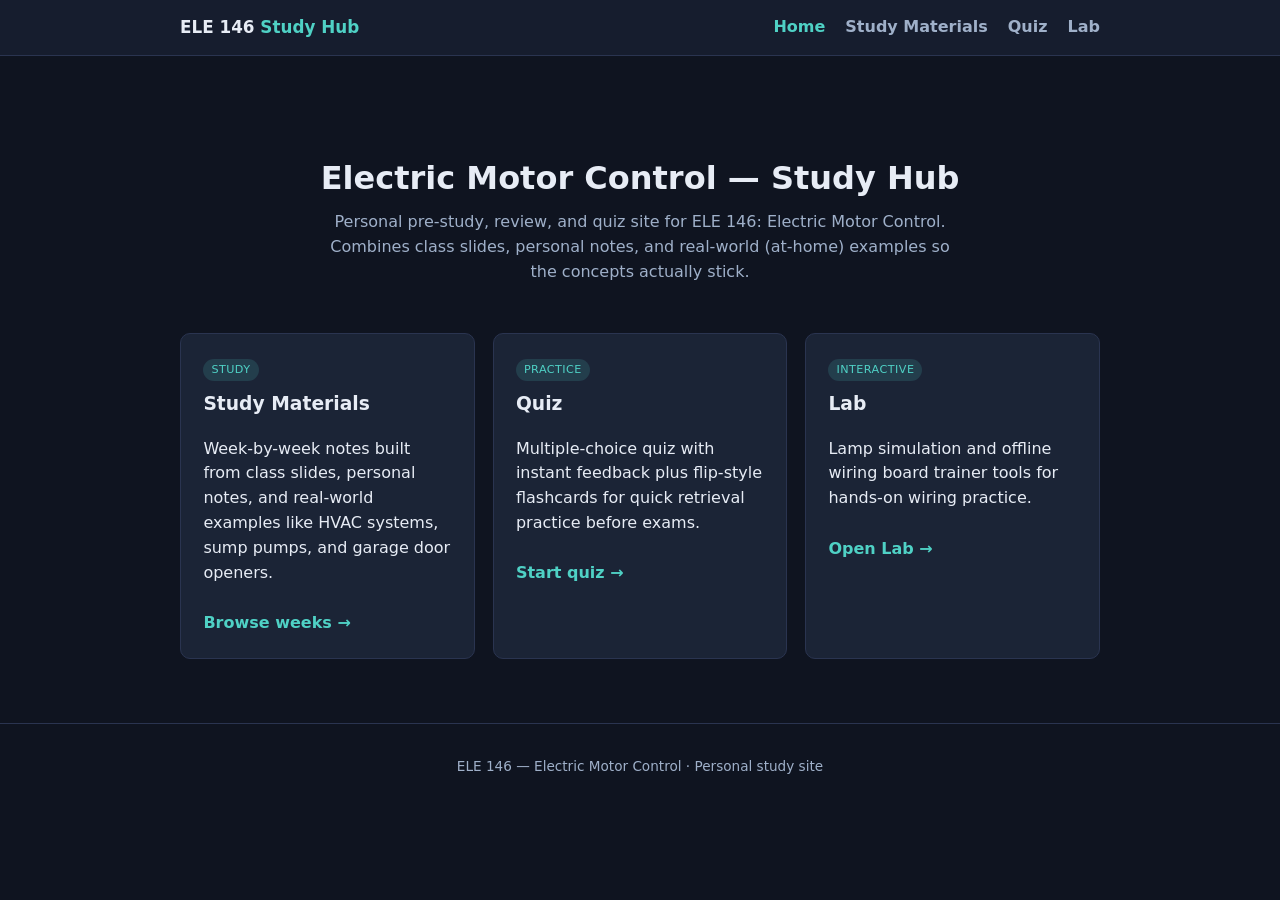
<file: index.html>
<!DOCTYPE html>
<html lang="en">
<head>
<meta charset="UTF-8" />
<meta name="viewport" content="width=device-width, initial-scale=1.0" />
<title>ELE 146 Study Hub — Electric Motor Control</title>
<link rel="stylesheet" href="/css/style.css" />
</head>
<body>
<header class="site-header">
  <nav class="nav">
    <div class="brand">ELE 146 <span>Study Hub</span></div>
    <div class="nav-links">
      <a href="/index.html" class="active">Home</a>
      <a href="/study/index.html">Study Materials</a>
      <a href="/quiz/index.html">Quiz</a>
      <a href="/lab/index.html">Lab</a>
    </div>
  </nav>
</header>

<main>
  <section class="hero">
    <h1>Electric Motor Control — Study Hub</h1>
    <p>Personal pre-study, review, and quiz site for ELE 146: Electric Motor Control. Combines class slides, personal notes, and real-world (at-home) examples so the concepts actually stick.</p>
  </section>

  <div class="card-grid">
    <div class="card">
      <span class="badge">Study</span>
      <h3>Study Materials</h3>
      <p>Week-by-week notes built from class slides, personal notes, and real-world examples like HVAC systems, sump pumps, and garage door openers.</p>
      <a class="card-link" href="/study/index.html">Browse weeks &rarr;</a>
    </div>
    <div class="card">
      <span class="badge">Practice</span>
      <h3>Quiz</h3>
      <p>Multiple-choice quiz with instant feedback plus flip-style flashcards for quick retrieval practice before exams.</p>
      <a class="card-link" href="/quiz/index.html">Start quiz &rarr;</a>
    </div>
    <div class="card">
      <span class="badge">Interactive</span>
      <h3>Lab</h3>
      <p>Lamp simulation and offline wiring board trainer tools for hands-on wiring practice.</p>
      <a class="card-link" href="/lab/index.html">Open Lab &rarr;</a>
    </div>
  </div>
</main>

<footer class="site-footer">
  ELE 146 — Electric Motor Control · Personal study site
</footer>
</body>
</html>
</file>
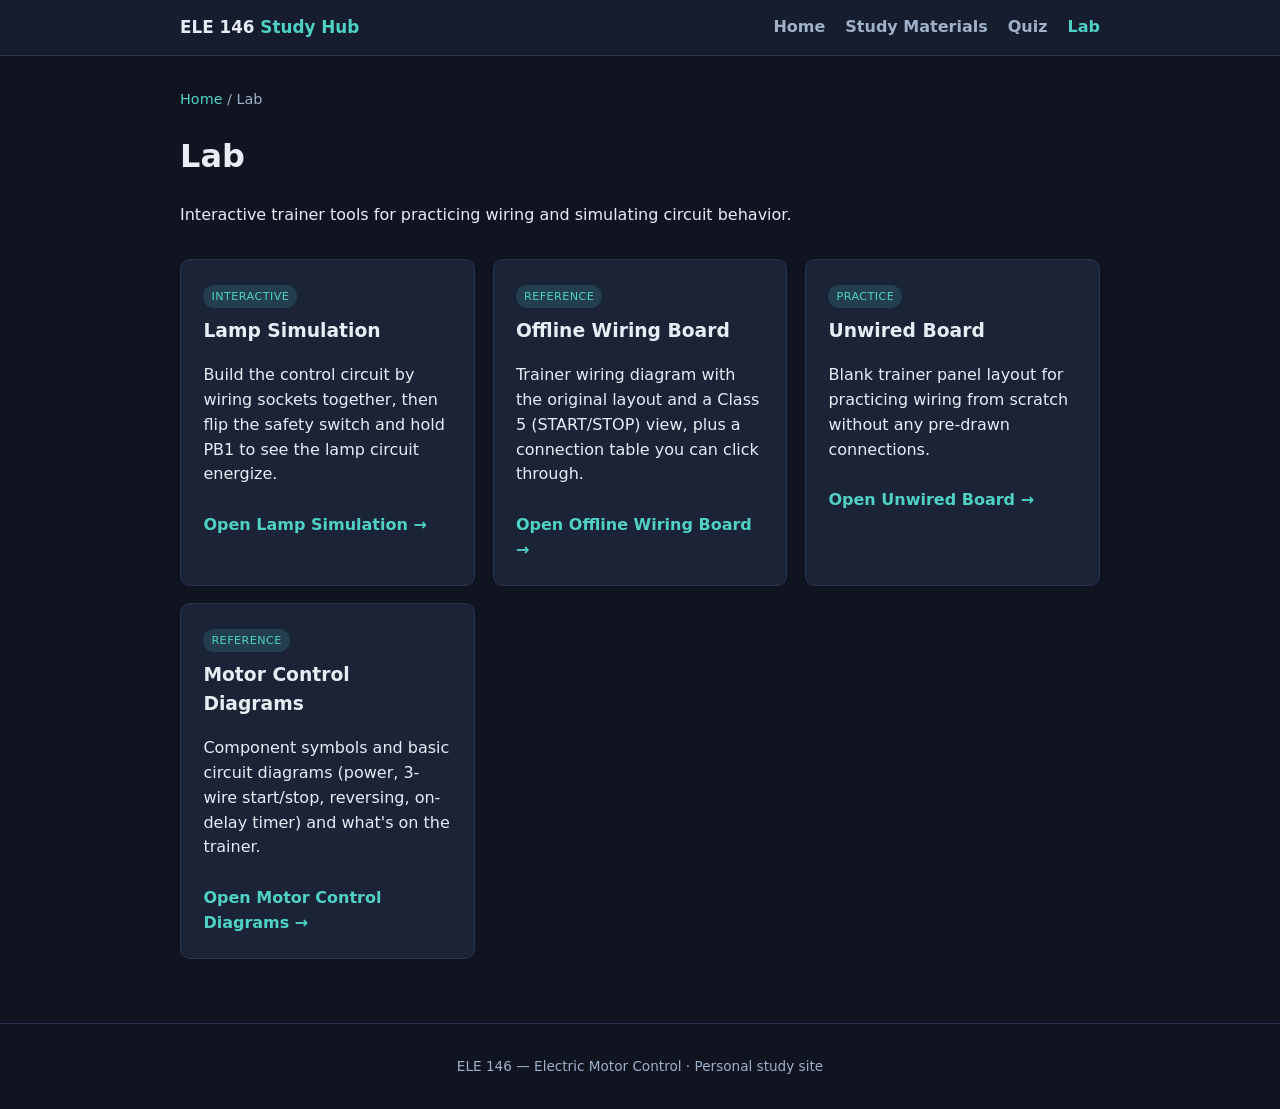
<file: lab/index.html>
<!DOCTYPE html>
<html lang="en">
<head>
<meta charset="UTF-8" />
<meta name="viewport" content="width=device-width, initial-scale=1.0" />
<title>Lab — ELE 146</title>
<link rel="stylesheet" href="/css/style.css" />
</head>
<body>
<header class="site-header">
  <nav class="nav">
    <div class="brand">ELE 146 <span>Study Hub</span></div>
    <div class="nav-links">
      <a href="/index.html">Home</a>
      <a href="/study/index.html">Study Materials</a>
      <a href="/quiz/index.html">Quiz</a>
      <a href="/lab/index.html" class="active">Lab</a>
    </div>
  </nav>
</header>

<main>
  <div class="breadcrumb"><a href="/index.html">Home</a> / Lab</div>
  <h1>Lab</h1>
  <p>Interactive trainer tools for practicing wiring and simulating circuit behavior.</p>

  <div class="card-grid">
    <div class="card">
      <span class="badge">Interactive</span>
      <h3>Lamp Simulation</h3>
      <p>Build the control circuit by wiring sockets together, then flip the safety switch and hold PB1 to see the lamp circuit energize.</p>
      <a class="card-link" href="/ELE-146-Lamp-Simulation.html">Open Lamp Simulation &rarr;</a>
    </div>
    <div class="card">
      <span class="badge">Reference</span>
      <h3>Offline Wiring Board</h3>
      <p>Trainer wiring diagram with the original layout and a Class 5 (START/STOP) view, plus a connection table you can click through.</p>
      <a class="card-link" href="/ELE-146-Offline-Wiring-Diagram.html">Open Offline Wiring Board &rarr;</a>
    </div>
    <div class="card">
      <span class="badge">Practice</span>
      <h3>Unwired Board</h3>
      <p>Blank trainer panel layout for practicing wiring from scratch without any pre-drawn connections.</p>
      <a class="card-link" href="/ELE-146-Unwired-Board.html">Open Unwired Board &rarr;</a>
    </div>
    <div class="card">
      <span class="badge">Reference</span>
      <h3>Motor Control Diagrams</h3>
      <p>Component symbols and basic circuit diagrams (power, 3-wire start/stop, reversing, on-delay timer) and what's on the trainer.</p>
      <a class="card-link" href="/ELE146-Motor-Control-Diagrams.html">Open Motor Control Diagrams &rarr;</a>
    </div>
  </div>
</main>

<footer class="site-footer">
  ELE 146 — Electric Motor Control · Personal study site
</footer>
</body>
</html>
</file>
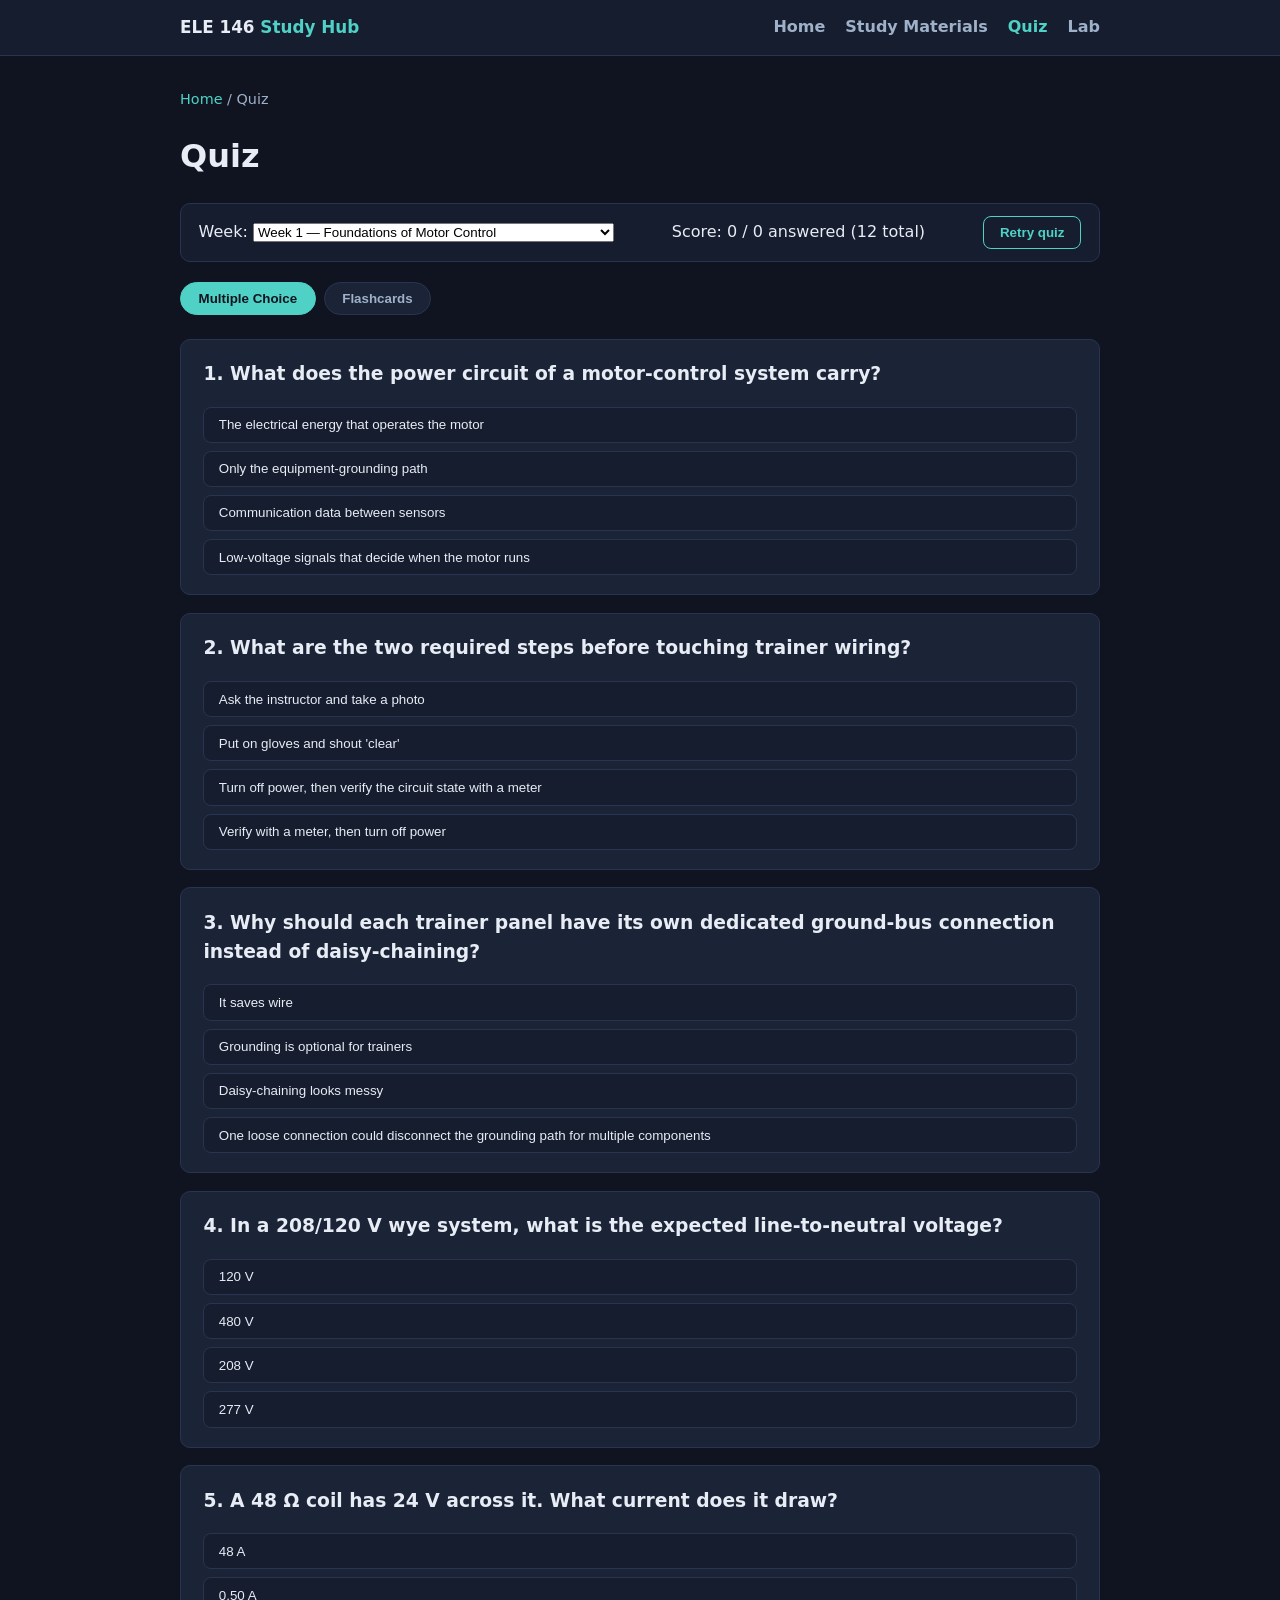
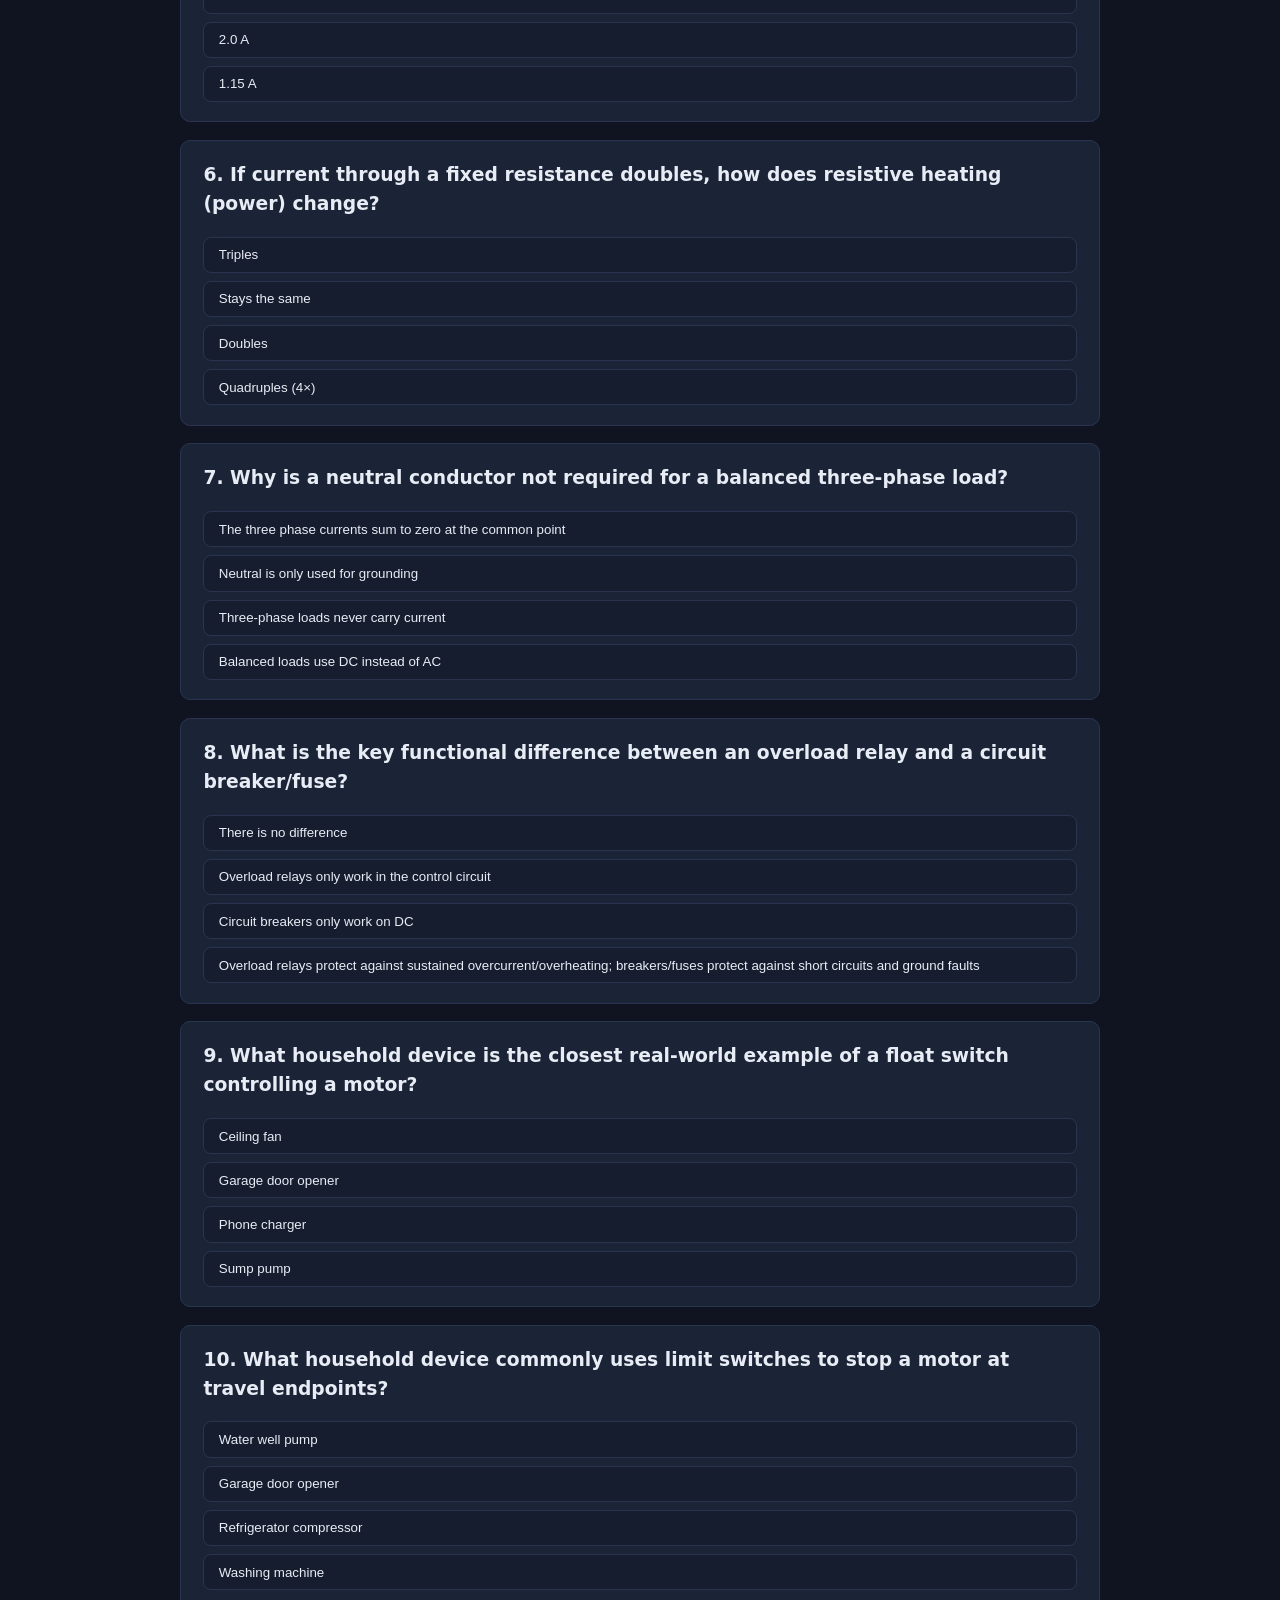
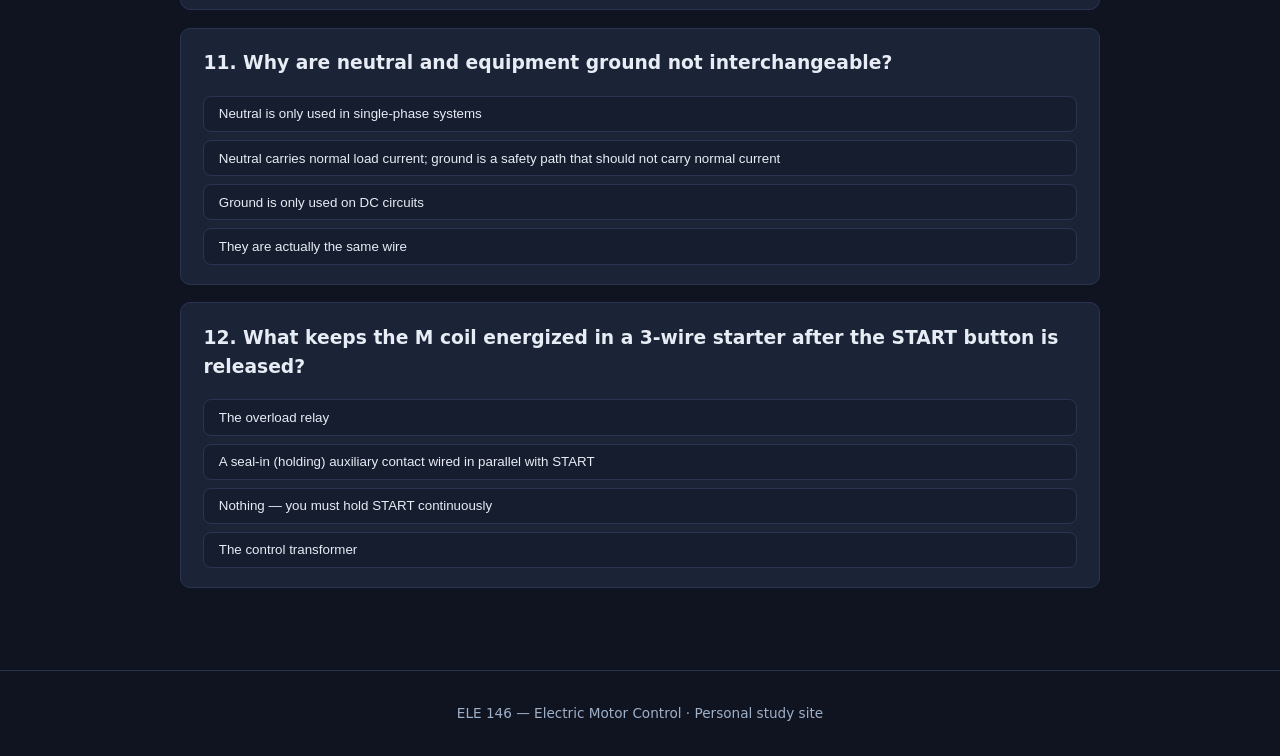
<file: quiz/index.html>
<!DOCTYPE html>
<html lang="en">
<head>
<meta charset="UTF-8" />
<meta name="viewport" content="width=device-width, initial-scale=1.0" />
<title>Quiz — ELE 146</title>
<link rel="stylesheet" href="/css/style.css" />
</head>
<body>
<header class="site-header">
  <nav class="nav">
    <div class="brand">ELE 146 <span>Study Hub</span></div>
    <div class="nav-links">
      <a href="/index.html">Home</a>
      <a href="/study/index.html">Study Materials</a>
      <a href="/quiz/index.html" class="active">Quiz</a>
      <a href="/lab/index.html">Lab</a>
    </div>
  </nav>
</header>

<main>
  <div class="breadcrumb"><a href="/index.html">Home</a> / Quiz</div>
  <h1>Quiz</h1>

  <div class="quiz-score-bar">
    <label for="week-select">Week: <select id="week-select"></select></label>
    <span id="score-text">Score: 0 / 0 answered</span>
    <button id="retry-btn" class="btn secondary">Retry quiz</button>
  </div>

  <div class="tabs">
    <button class="tab-btn active" data-tab="mc-panel">Multiple Choice</button>
    <button class="tab-btn" data-tab="flashcard-panel">Flashcards</button>
  </div>

  <div id="mc-panel" class="tab-panel active">
    <div id="mc-container"></div>
  </div>

  <div id="flashcard-panel" class="tab-panel">
    <p>Click a card to flip between the question and the answer.</p>
    <div id="flashcard-container" class="flashcard-grid"></div>
  </div>
</main>

<footer class="site-footer">
  ELE 146 — Electric Motor Control · Personal study site
</footer>

<script src="/js/quiz.js"></script>
</body>
</html>
</file>
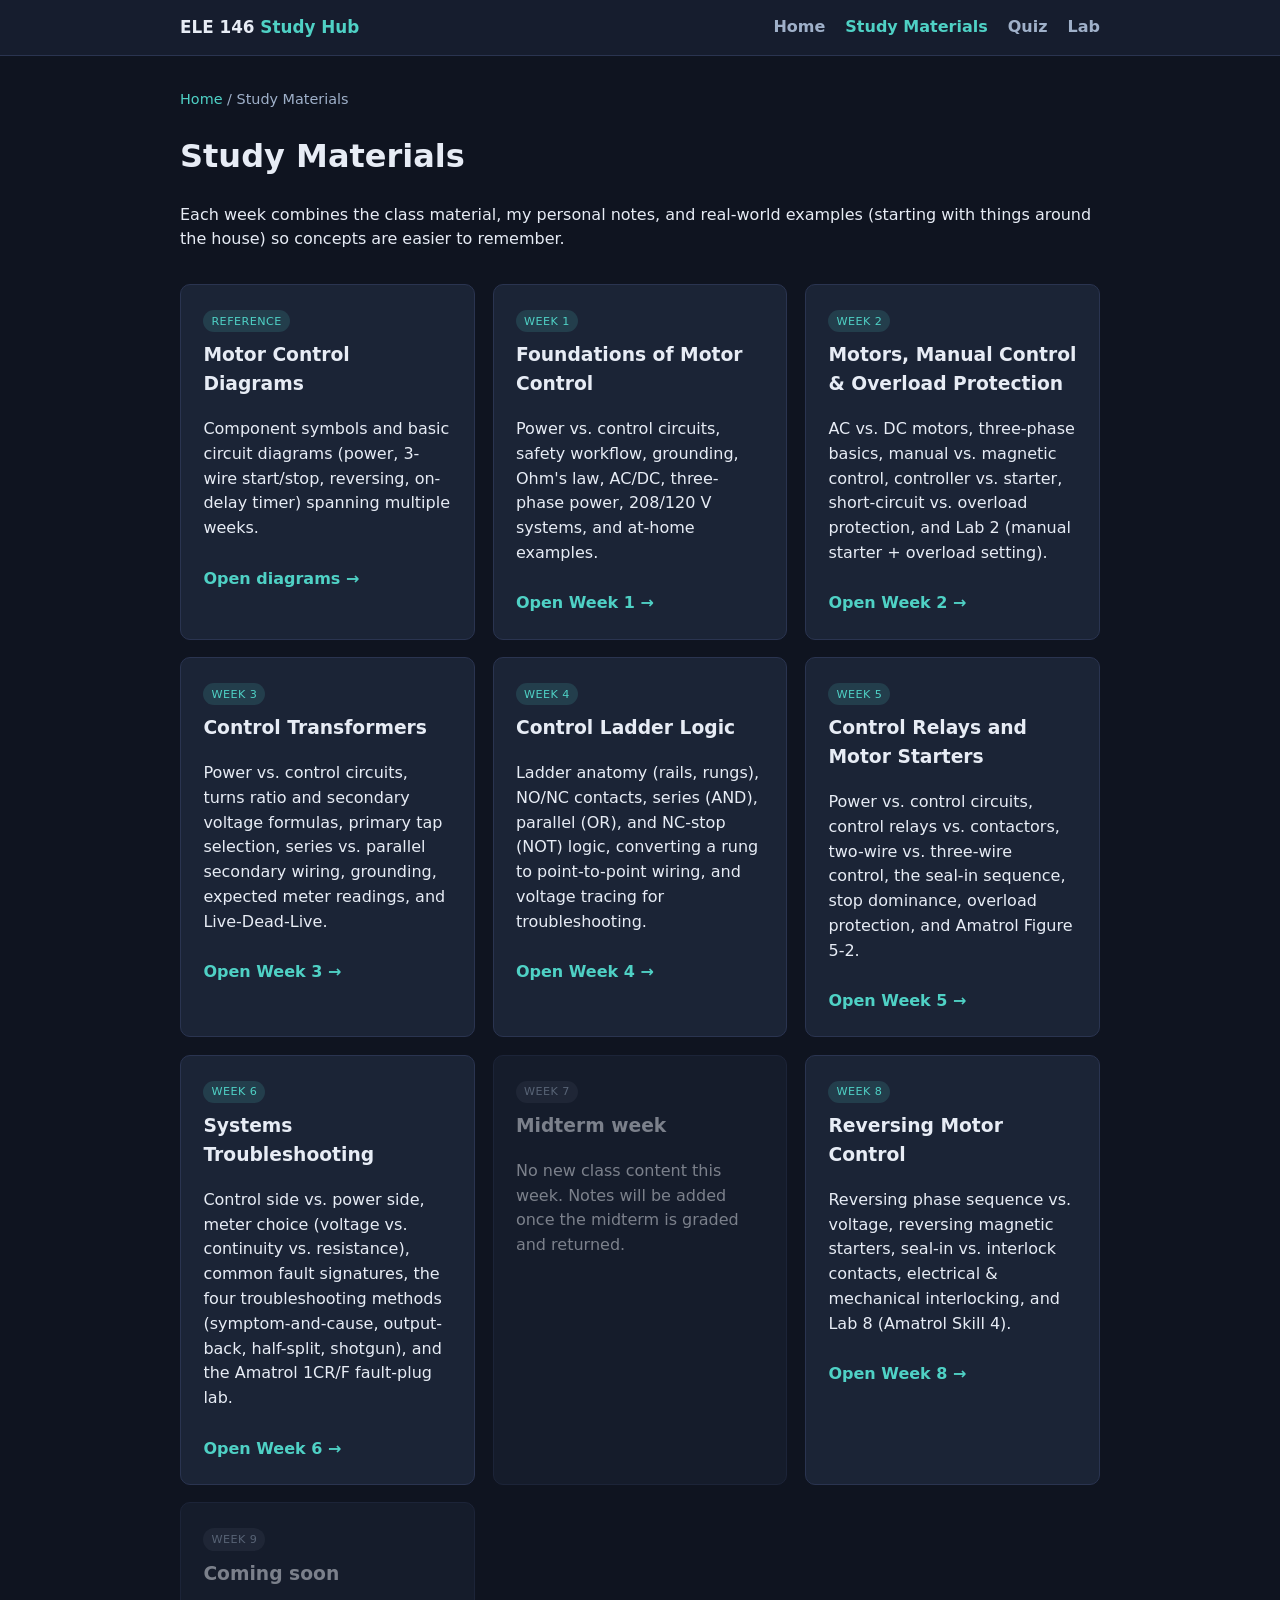
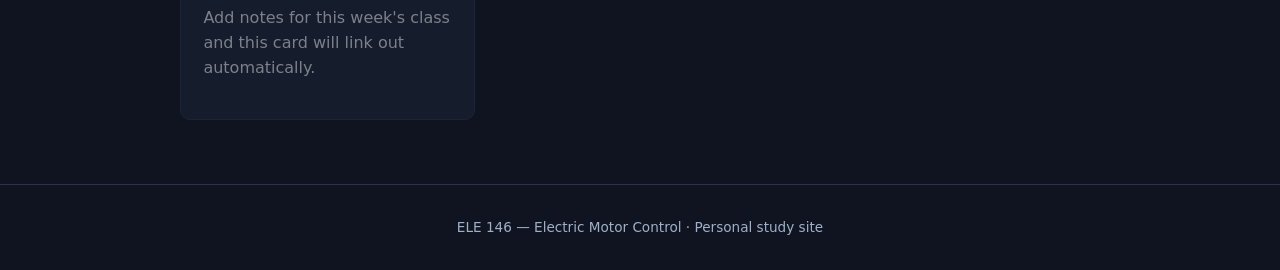
<file: study/index.html>
<!DOCTYPE html>
<html lang="en">
<head>
<meta charset="UTF-8" />
<meta name="viewport" content="width=device-width, initial-scale=1.0" />
<title>Study Materials — ELE 146</title>
<link rel="stylesheet" href="/css/style.css" />
</head>
<body>
<header class="site-header">
  <nav class="nav">
    <div class="brand">ELE 146 <span>Study Hub</span></div>
    <div class="nav-links">
      <a href="/index.html">Home</a>
      <a href="/study/index.html" class="active">Study Materials</a>
      <a href="/quiz/index.html">Quiz</a>
      <a href="/lab/index.html">Lab</a>
    </div>
  </nav>
</header>

<main>
  <div class="breadcrumb"><a href="/index.html">Home</a> / Study Materials</div>
  <h1>Study Materials</h1>
  <p>Each week combines the class material, my personal notes, and real-world examples (starting with things around the house) so concepts are easier to remember.</p>

  <div class="card-grid">
    <div class="card">
      <span class="badge">Reference</span>
      <h3>Motor Control Diagrams</h3>
      <p>Component symbols and basic circuit diagrams (power, 3-wire start/stop, reversing, on-delay timer) spanning multiple weeks.</p>
      <a class="card-link" href="/ELE146-Motor-Control-Diagrams.html">Open diagrams &rarr;</a>
    </div>
    <div class="card">
      <span class="badge">Week 1</span>
      <h3>Foundations of Motor Control</h3>
      <p>Power vs. control circuits, safety workflow, grounding, Ohm's law, AC/DC, three-phase power, 208/120 V systems, and at-home examples.</p>
      <a class="card-link" href="/study/week1.html">Open Week 1 &rarr;</a>
    </div>
    <div class="card">
      <span class="badge">Week 2</span>
      <h3>Motors, Manual Control &amp; Overload Protection</h3>
      <p>AC vs. DC motors, three-phase basics, manual vs. magnetic control, controller vs. starter, short-circuit vs. overload protection, and Lab 2 (manual starter + overload setting).</p>
      <a class="card-link" href="/study/week2.html">Open Week 2 &rarr;</a>
    </div>
    <div class="card">
      <span class="badge">Week 3</span>
      <h3>Control Transformers</h3>
      <p>Power vs. control circuits, turns ratio and secondary voltage formulas, primary tap selection, series vs. parallel secondary wiring, grounding, expected meter readings, and Live-Dead-Live.</p>
      <a class="card-link" href="/study/week3.html">Open Week 3 &rarr;</a>
    </div>
    <div class="card">
      <span class="badge">Week 4</span>
      <h3>Control Ladder Logic</h3>
      <p>Ladder anatomy (rails, rungs), NO/NC contacts, series (AND), parallel (OR), and NC-stop (NOT) logic, converting a rung to point-to-point wiring, and voltage tracing for troubleshooting.</p>
      <a class="card-link" href="/study/week4.html">Open Week 4 &rarr;</a>
    </div>
    <div class="card">
      <span class="badge">Week 5</span>
      <h3>Control Relays and Motor Starters</h3>
      <p>Power vs. control circuits, control relays vs. contactors, two-wire vs. three-wire control, the seal-in sequence, stop dominance, overload protection, and Amatrol Figure 5-2.</p>
      <a class="card-link" href="/study/week5.html">Open Week 5 &rarr;</a>
    </div>
    <div class="card">
      <span class="badge">Week 6</span>
      <h3>Systems Troubleshooting</h3>
      <p>Control side vs. power side, meter choice (voltage vs. continuity vs. resistance), common fault signatures, the four troubleshooting methods (symptom-and-cause, output-back, half-split, shotgun), and the Amatrol 1CR/F fault-plug lab.</p>
      <a class="card-link" href="/study/week6.html">Open Week 6 &rarr;</a>
    </div>
    <div class="card disabled">
      <span class="badge soon">Week 7</span>
      <h3>Midterm week</h3>
      <p>No new class content this week. Notes will be added once the midterm is graded and returned.</p>
    </div>
    <div class="card">
      <span class="badge">Week 8</span>
      <h3>Reversing Motor Control</h3>
      <p>Reversing phase sequence vs. voltage, reversing magnetic starters, seal-in vs. interlock contacts, electrical &amp; mechanical interlocking, and Lab 8 (Amatrol Skill 4).</p>
      <a class="card-link" href="/study/week8.html">Open Week 8 &rarr;</a>
    </div>
    <div class="card disabled">
      <span class="badge soon">Week 9</span>
      <h3>Coming soon</h3>
      <p>Add notes for this week's class and this card will link out automatically.</p>
    </div>
  </div>
</main>

<footer class="site-footer">
  ELE 146 — Electric Motor Control · Personal study site
</footer>
</body>
</html>
</file>
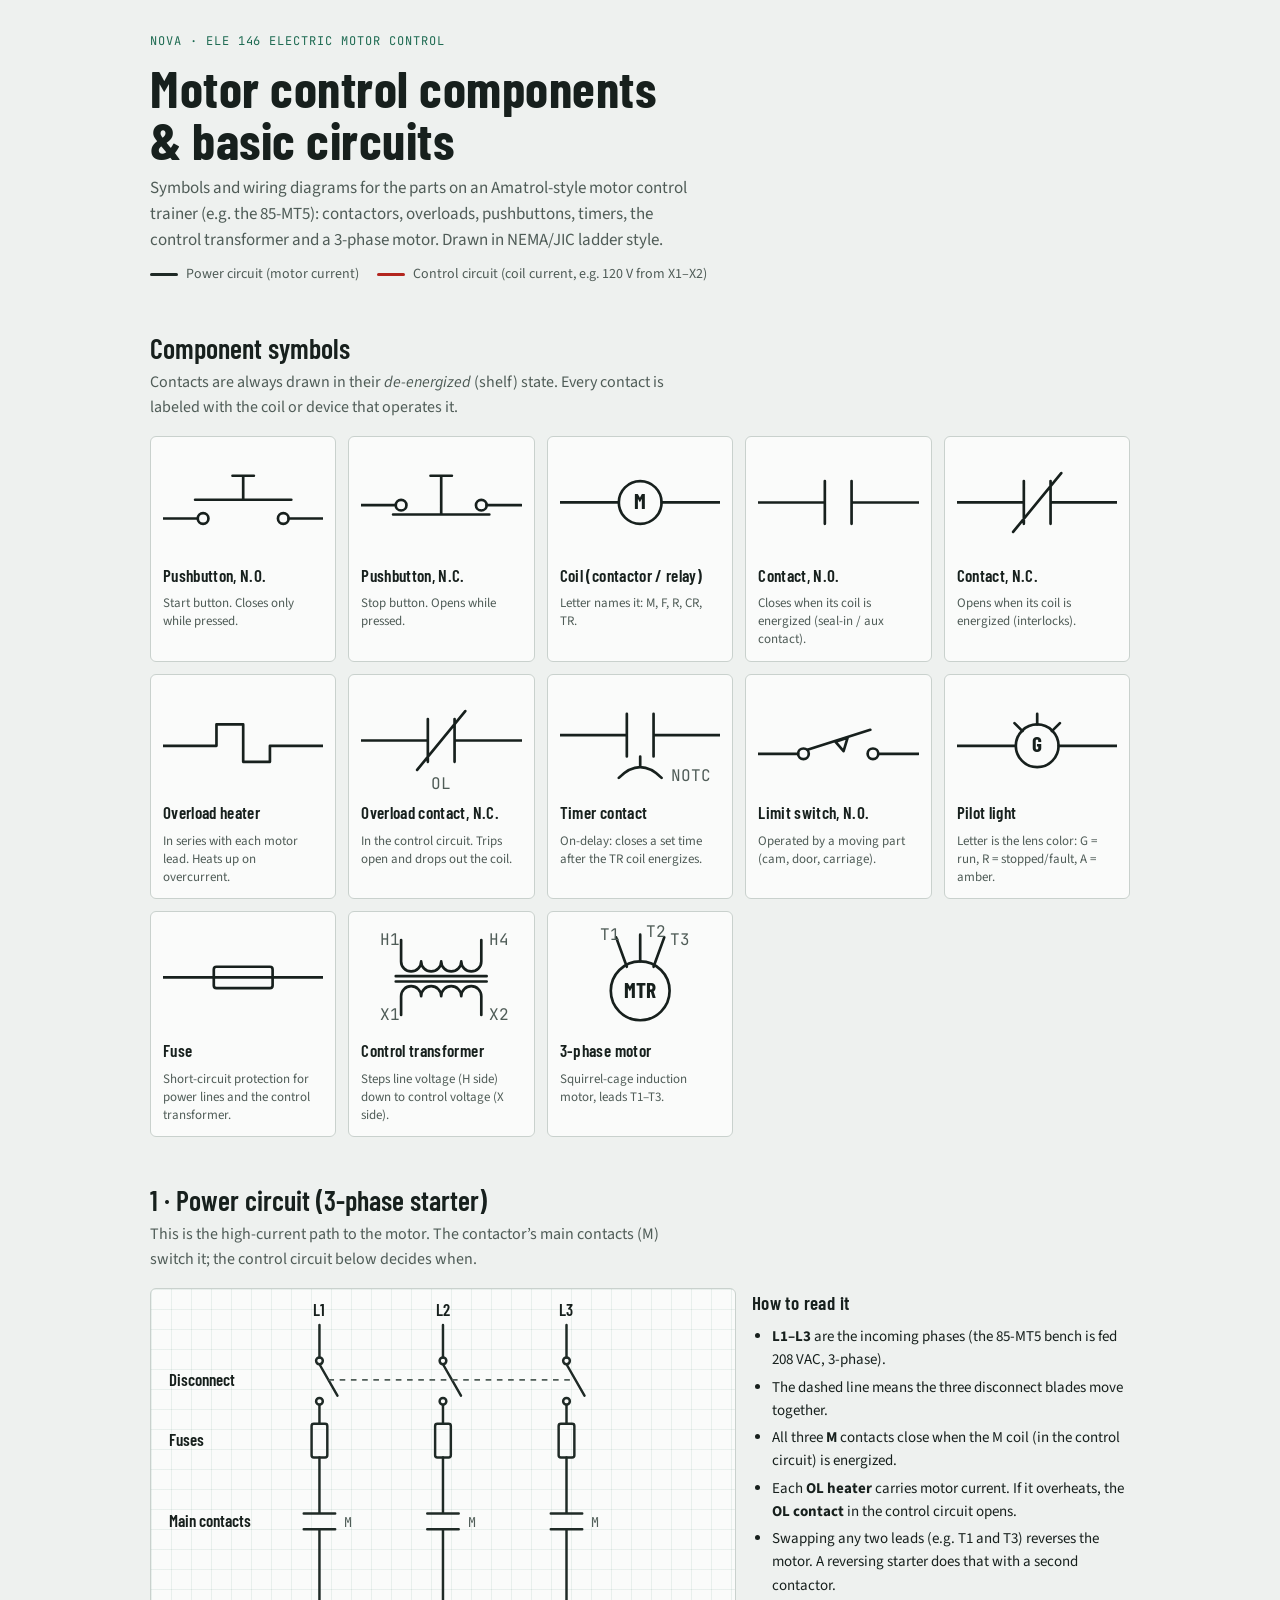
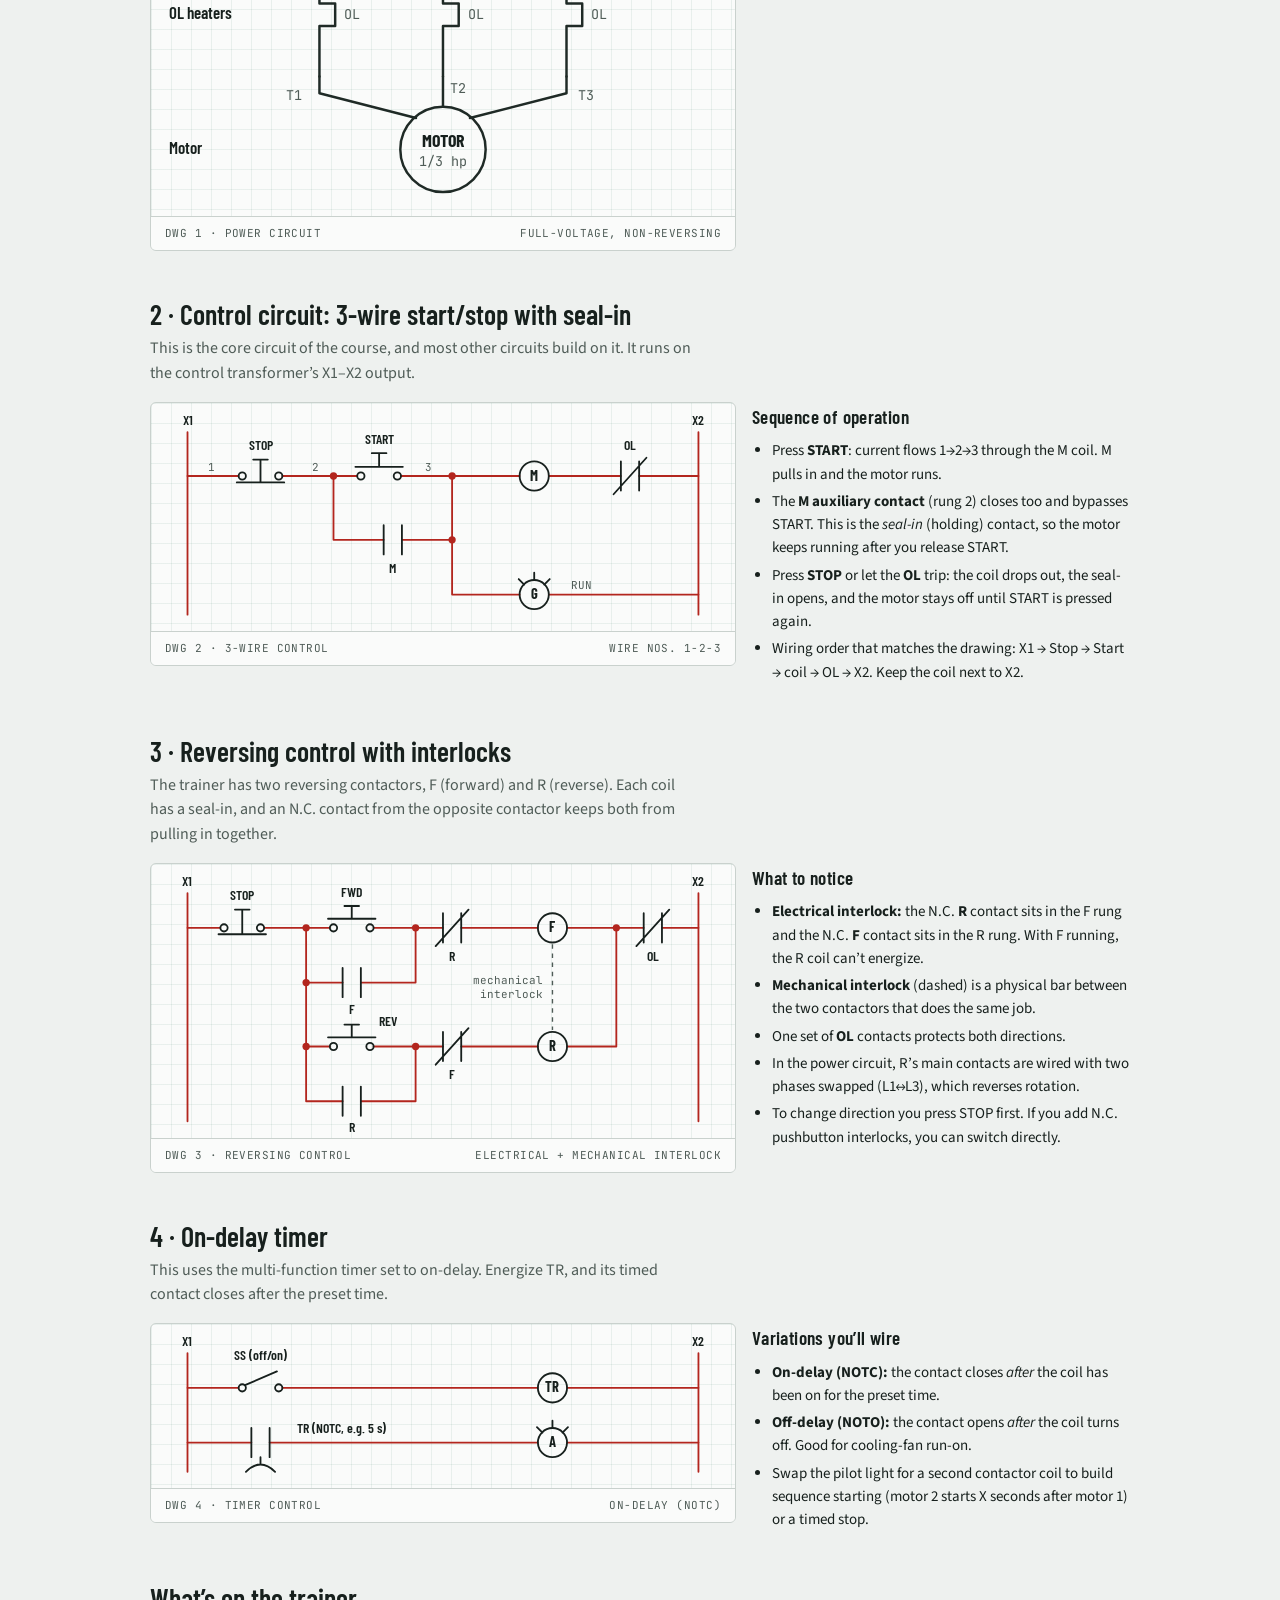
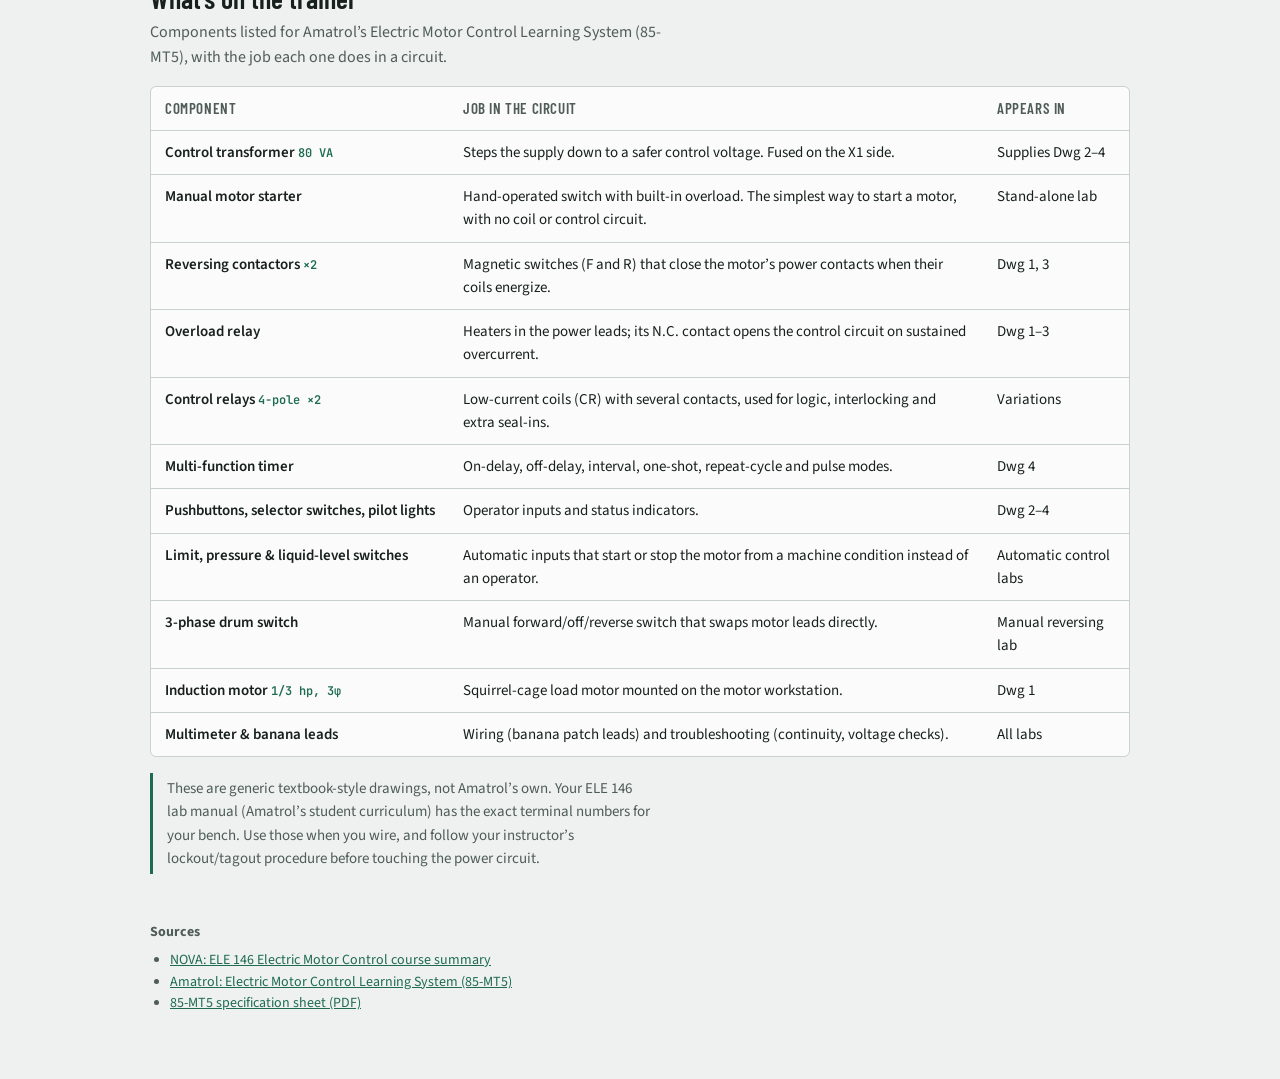
<file: ELE146-Motor-Control-Diagrams.html>
<!DOCTYPE html>
<html lang="en">
<head>
<meta charset="utf-8">
<meta name="viewport" content="width=device-width, initial-scale=1">
<title>ELE 146 Motor Control Diagrams</title>
<link rel="preconnect" href="https://fonts.googleapis.com">
<link rel="stylesheet" href="https://fonts.googleapis.com/css2?family=Barlow+Condensed:wght@500;600;700&family=Source+Sans+3:wght@400;600&family=JetBrains+Mono:wght@500&display=swap">
<style>
:root{
  --ground:#EEF1EF; --panel:#FAFBFA; --ink:#17201D; --ink-2:#4F5C57; --rule:#C9D1CD;
  --power:#1F2A26; --ctrl:#B3261E; --accent:#1E6B52; --grid:rgba(30,107,82,.08);
  --display:"Barlow Condensed","Arial Narrow",sans-serif;
  --body:"Source Sans 3","Segoe UI",system-ui,sans-serif;
  --mono:"JetBrains Mono",ui-monospace,Menlo,monospace;
}
@media (prefers-color-scheme:dark){
  :root:not([data-theme="light"]){
    color-scheme:dark;
    --ground:#111714; --panel:#18201C; --ink:#E3EAE6; --ink-2:#9BA9A3; --rule:#2F3B36;
    --power:#E3EAE6; --ctrl:#F07662; --accent:#63C79F; --grid:rgba(99,199,159,.07);
  }
}
:root[data-theme="dark"]{
  color-scheme:dark;
  --ground:#111714; --panel:#18201C; --ink:#E3EAE6; --ink-2:#9BA9A3; --rule:#2F3B36;
  --power:#E3EAE6; --ctrl:#F07662; --accent:#63C79F; --grid:rgba(99,199,159,.07);
}
body{background:var(--ground);color:var(--ink);font-family:var(--body);font-size:16px;line-height:1.55;padding-inline:16px;padding-block:32px 64px}
.wrap{max-width:980px;margin:0 auto;display:flex;flex-direction:column;gap:48px}
header{display:flex;flex-direction:column;gap:10px;max-width:70ch}
.eyebrow{font-family:var(--mono);font-size:12px;letter-spacing:.08em;text-transform:uppercase;color:var(--accent)}
h1{font-family:var(--display);font-weight:700;font-size:clamp(34px,6vw,52px);line-height:1;margin:0;text-wrap:balance;letter-spacing:.01em}
h2{font-family:var(--display);font-weight:600;font-size:28px;line-height:1.1;margin:0;text-wrap:balance}
h3{font-family:var(--display);font-weight:600;font-size:19px;margin:0;letter-spacing:.02em}
p{margin:0;max-width:68ch}
.lede{color:var(--ink-2);font-size:17px}
.key{display:flex;flex-wrap:wrap;gap:18px;font-size:14px;color:var(--ink-2)}
.key span{display:inline-flex;align-items:center;gap:8px}
.key i{display:inline-block;width:28px;height:3px;border-radius:2px}
section{display:flex;flex-direction:column;gap:16px}
.sec-head{display:flex;flex-direction:column;gap:6px}
.sec-head p{color:var(--ink-2)}
.legend{display:grid;grid-template-columns:repeat(auto-fill,minmax(170px,1fr));gap:12px}
.sym{background:var(--panel);border:1px solid var(--rule);border-radius:6px;padding:12px;display:flex;flex-direction:column;gap:6px}
.sym svg{width:100%;height:auto;display:block}
.sym b{font-family:var(--display);font-weight:600;font-size:17px;letter-spacing:.02em}
.sym small{color:var(--ink-2);font-size:13px;line-height:1.4}
.sheet{background-color:var(--panel);background-image:linear-gradient(var(--grid) 1px,transparent 1px),linear-gradient(90deg,var(--grid) 1px,transparent 1px);background-size:20px 20px;border:1px solid var(--rule);border-radius:6px;overflow-x:auto}
.sheet svg{display:block;min-width:560px;width:100%;height:auto}
.tb{display:flex;justify-content:space-between;flex-wrap:wrap;gap:8px;border-top:1px solid var(--rule);padding:8px 14px;font-family:var(--mono);font-size:11px;color:var(--ink-2);background:var(--panel);letter-spacing:.04em;text-transform:uppercase;min-width:560px}
.two{display:grid;grid-template-columns:1fr;gap:16px}
.notes{display:flex;flex-direction:column;gap:8px;font-size:15px}
.notes li{margin-bottom:4px}
.notes ul{margin:0;padding-left:20px}
svg text{font-family:var(--mono);font-size:12px;fill:var(--ink-2)}
svg .lbl{font-family:var(--display);font-size:15px;font-weight:600;fill:var(--ink)}
svg .big{font-family:var(--display);font-size:16px;font-weight:700;fill:var(--ink)}
svg .pw{stroke:var(--power);stroke-width:2.2;fill:none;stroke-linecap:round;stroke-linejoin:round}
svg .ct{stroke:var(--ctrl);stroke-width:2;fill:none;stroke-linecap:round;stroke-linejoin:round}
svg .s{stroke:var(--ink);stroke-width:2;fill:none;stroke-linecap:round;stroke-linejoin:round}
svg .dot{fill:var(--ctrl);stroke:none}
svg .fillpanel{fill:var(--panel)}
svg .dash{stroke:var(--ink-2);stroke-width:1.5;stroke-dasharray:5 5;fill:none}
svg .acc{fill:var(--accent)}
.tablewrap{overflow-x:auto;border:1px solid var(--rule);border-radius:6px;background:var(--panel)}
table{border-collapse:collapse;width:100%;min-width:620px;font-size:15px}
th,td{text-align:left;padding:10px 14px;border-bottom:1px solid var(--rule);vertical-align:top}
th{font-family:var(--display);font-weight:600;font-size:15px;letter-spacing:.04em;text-transform:uppercase;color:var(--ink-2)}
tr:last-child td{border-bottom:0}
td:first-child{font-weight:600;white-space:nowrap}
.tag{font-family:var(--mono);font-size:12px;color:var(--accent)}
.callout{border-left:3px solid var(--accent);padding:4px 0 4px 14px;color:var(--ink-2);font-size:15px;max-width:72ch}
a{color:var(--accent)}
a:focus-visible{outline:2px solid var(--accent);outline-offset:2px}
.src{font-size:14px;color:var(--ink-2)}
.src ul{margin:6px 0 0;padding-left:20px}
@media (min-width:860px){.two{grid-template-columns:1.55fr 1fr;align-items:start}}
</style>
<style>*{box-sizing:border-box}body{margin:0}</style>
</head>
<body>

<div class="wrap">
<header>
  <div class="eyebrow">NOVA · ELE 146 Electric Motor Control</div>
  <h1>Motor control components &amp; basic circuits</h1>
  <p class="lede">Symbols and wiring diagrams for the parts on an Amatrol-style motor control trainer (e.g. the 85-MT5): contactors, overloads, pushbuttons, timers, the control transformer and a 3-phase motor. Drawn in NEMA/JIC ladder style.</p>
  <div class="key">
    <span><i style="background:var(--power)"></i>Power circuit (motor current)</span>
    <span><i style="background:var(--ctrl)"></i>Control circuit (coil current, e.g. 120 V from X1–X2)</span>
  </div>
</header>

<!-- ============ SYMBOLS ============ -->
<section>
  <div class="sec-head">
    <h2>Component symbols</h2>
    <p>Contacts are always drawn in their <em>de-energized</em> (shelf) state. Every contact is labeled with the coil or device that operates it.</p>
  </div>
  <div class="legend">
    <div class="sym">
      <svg viewBox="0 0 120 80" role="img" aria-label="Normally open pushbutton">
        <path class="s" d="M0 52H26M94 52H120M24 38H96M60 38V20M52 20H68"/><circle class="s" cx="30" cy="52" r="4"/><circle class="s" cx="90" cy="52" r="4"/>
      </svg>
      <b>Pushbutton, N.O.</b><small>Start button. Closes only while pressed.</small>
    </div>
    <div class="sym">
      <svg viewBox="0 0 120 80" role="img" aria-label="Normally closed pushbutton">
        <path class="s" d="M0 42H26M94 42H120M24 49H96M60 49V20M52 20H68"/><circle class="s" cx="30" cy="42" r="4"/><circle class="s" cx="90" cy="42" r="4"/>
      </svg>
      <b>Pushbutton, N.C.</b><small>Stop button. Opens while pressed.</small>
    </div>
    <div class="sym">
      <svg viewBox="0 0 120 80" role="img" aria-label="Coil">
        <path class="s" d="M0 40H44M76 40H120"/><circle class="s" cx="60" cy="40" r="16"/><text x="60" y="45" text-anchor="middle" class="big">M</text>
      </svg>
      <b>Coil (contactor / relay)</b><small>Letter names it: M, F, R, CR, TR.</small>
    </div>
    <div class="sym">
      <svg viewBox="0 0 120 80" role="img" aria-label="Normally open contact">
        <path class="s" d="M0 40H50M70 40H120M50 24V56M70 24V56"/>
      </svg>
      <b>Contact, N.O.</b><small>Closes when its coil is energized (seal-in / aux contact).</small>
    </div>
    <div class="sym">
      <svg viewBox="0 0 120 80" role="img" aria-label="Normally closed contact">
        <path class="s" d="M0 40H50M70 40H120M50 24V56M70 24V56M42 62L78 18"/>
      </svg>
      <b>Contact, N.C.</b><small>Opens when its coil is energized (interlocks).</small>
    </div>
    <div class="sym">
      <svg viewBox="0 0 120 80" role="img" aria-label="Thermal overload heater">
        <path class="s" d="M0 44H40V28H60V56H80V44H120"/>
      </svg>
      <b>Overload heater</b><small>In series with each motor lead. Heats up on overcurrent.</small>
    </div>
    <div class="sym">
      <svg viewBox="0 0 120 80" role="img" aria-label="Overload normally closed contact">
        <path class="s" d="M0 40H50M70 40H120M50 24V56M70 24V56M42 62L78 18"/><text x="60" y="76" text-anchor="middle">OL</text>
      </svg>
      <b>Overload contact, N.C.</b><small>In the control circuit. Trips open and drops out the coil.</small>
    </div>
    <div class="sym">
      <svg viewBox="0 0 120 80" role="img" aria-label="Timed contact, normally open, timed closed">
        <path class="s" d="M0 36H50M70 36H120M50 20V52M70 20V52M44 68Q60 52 76 68M60 60V52"/><text x="98" y="70" text-anchor="middle">NOTC</text>
      </svg>
      <b>Timer contact</b><small>On-delay: closes a set time after the TR coil energizes.</small>
    </div>
    <div class="sym">
      <svg viewBox="0 0 120 80" role="img" aria-label="Limit switch normally open">
        <path class="s" d="M0 50H30M90 50H120M37 47L84 32"/><path class="s" d="M58 41L67 38L64 48Z"/><circle class="s" cx="34" cy="50" r="4"/><circle class="s" cx="86" cy="50" r="4"/>
      </svg>
      <b>Limit switch, N.O.</b><small>Operated by a moving part (cam, door, carriage).</small>
    </div>
    <div class="sym">
      <svg viewBox="0 0 120 80" role="img" aria-label="Pilot light">
        <path class="s" d="M0 44H44M76 44H120M71 33L77 27M49 33L43 27M60 28V20"/><circle class="s" cx="60" cy="44" r="16"/><text x="60" y="49" text-anchor="middle" class="big">G</text>
      </svg>
      <b>Pilot light</b><small>Letter is the lens color: G = run, R = stopped/fault, A = amber.</small>
    </div>
    <div class="sym">
      <svg viewBox="0 0 120 80" role="img" aria-label="Fuse">
        <path class="s" d="M0 40H120"/><rect class="s" x="38" y="32" width="44" height="16" rx="2"/>
      </svg>
      <b>Fuse</b><small>Short-circuit protection for power lines and the control transformer.</small>
    </div>
    <div class="sym">
      <svg viewBox="0 0 120 80" role="img" aria-label="Control transformer">
        <path class="s" d="M30 12V28A7.5 7.5 0 0 0 45 28A7.5 7.5 0 0 0 60 28A7.5 7.5 0 0 0 75 28A7.5 7.5 0 0 0 90 28V12M30 68V54A7.5 7.5 0 0 1 45 54A7.5 7.5 0 0 1 60 54A7.5 7.5 0 0 1 75 54A7.5 7.5 0 0 1 90 54V68M26 39H94M26 43H94"/><text x="14" y="16">H1</text><text x="96" y="16">H4</text><text x="14" y="72">X1</text><text x="96" y="72">X2</text>
      </svg>
      <b>Control transformer</b><small>Steps line voltage (H side) down to control voltage (X side).</small>
    </div>
    <div class="sym">
      <svg viewBox="0 0 120 80" role="img" aria-label="Three-phase motor">
        <path class="s" d="M50 32L42 10M60 28V8M70 32L78 10"/><circle class="s" cx="60" cy="50" r="22"/><text x="60" y="55" text-anchor="middle" class="big">MTR</text><text x="30" y="12">T1</text><text x="64" y="10">T2</text><text x="82" y="16">T3</text>
      </svg>
      <b>3-phase motor</b><small>Squirrel-cage induction motor, leads T1–T3.</small>
    </div>
  </div>
</section>

<!-- ============ POWER CIRCUIT ============ -->
<section>
  <div class="sec-head">
    <h2>1 · Power circuit (3-phase starter)</h2>
    <p>This is the high-current path to the motor. The contactor’s main contacts (M) switch it; the control circuit below decides when.</p>
  </div>
  <div class="two">
    <div class="sheet">
      <svg viewBox="0 0 520 470" role="img" aria-label="Power circuit: L1 L2 L3 through disconnect, fuses, M contacts and overload heaters to motor T1 T2 T3">
        <text class="lbl" x="150" y="24" text-anchor="middle">L1</text><text class="lbl" x="260" y="24" text-anchor="middle">L2</text><text class="lbl" x="370" y="24" text-anchor="middle">L3</text>
        <path class="pw" d="M150 32V61M150 103V120M150 150V200M136 200H164M136 214H164M150 214V270V280H164V300H150V345"/>
        <path class="pw" d="M260 32V61M260 103V120M260 150V200M246 200H274M246 214H274M260 214V270V280H274V300H260V345"/>
        <path class="pw" d="M370 32V61M370 103V120M370 150V200M356 200H384M356 214H384M370 214V270V280H384V300H370V345"/>
        <!-- disconnect -->
        <g class="pw"><circle cx="150" cy="64" r="3"/><circle cx="150" cy="100" r="3"/><circle cx="260" cy="64" r="3"/><circle cx="260" cy="100" r="3"/><circle cx="370" cy="64" r="3"/><circle cx="370" cy="100" r="3"/>
        <path d="M150 67L166 95M260 67L276 95M370 67L386 95"/></g>
        <path class="dash" d="M158 81H378"/>
        <!-- fuses -->
        <rect class="pw" x="143" y="120" width="14" height="30" rx="2"/><rect class="pw" x="253" y="120" width="14" height="30" rx="2"/><rect class="pw" x="363" y="120" width="14" height="30" rx="2"/>
        <text x="172" y="212">M</text><text x="282" y="212">M</text><text x="392" y="212">M</text>
        <text x="172" y="294">OL</text><text x="282" y="294">OL</text><text x="392" y="294">OL</text>
        <!-- to motor -->
        <path class="pw" d="M150 345V360L236 382M260 345V372M370 345V360L284 382"/>
        <circle class="pw" cx="260" cy="410" r="38"/>
        <text class="big" x="260" y="408" text-anchor="middle">MOTOR</text><text x="260" y="425" text-anchor="middle">1/3 hp</text>
        <text x="120" y="366">T1</text><text x="266" y="360">T2</text><text x="380" y="366">T3</text>
        <!-- left labels -->
        <g><text class="lbl" x="16" y="86">Disconnect</text><text class="lbl" x="16" y="140">Fuses</text><text class="lbl" x="16" y="212">Main contacts</text><text class="lbl" x="16" y="294">OL heaters</text><text class="lbl" x="16" y="414">Motor</text></g>
      </svg>
      <div class="tb"><span>Dwg 1 · Power circuit</span><span>Full-voltage, non-reversing</span></div>
    </div>
    <div class="notes">
      <h3>How to read it</h3>
      <ul>
        <li><b>L1–L3</b> are the incoming phases (the 85-MT5 bench is fed 208 VAC, 3-phase).</li>
        <li>The dashed line means the three disconnect blades move together.</li>
        <li>All three <b>M</b> contacts close when the M coil (in the control circuit) is energized.</li>
        <li>Each <b>OL heater</b> carries motor current. If it overheats, the <b>OL contact</b> in the control circuit opens.</li>
        <li>Swapping any two leads (e.g. T1 and T3) reverses the motor. A reversing starter does that with a second contactor.</li>
      </ul>
    </div>
  </div>
</section>

<!-- ============ 3-WIRE START STOP ============ -->
<section>
  <div class="sec-head">
    <h2>2 · Control circuit: 3-wire start/stop with seal-in</h2>
    <p>This is the core circuit of the course, and most other circuits build on it. It runs on the control transformer’s X1–X2 output.</p>
  </div>
  <div class="two">
    <div class="sheet">
      <svg viewBox="0 0 640 250" role="img" aria-label="Ladder: Stop NC, Start NO with M seal-in contact in parallel, M coil, OL contact; run light in parallel with coil">
        <text class="lbl" x="40" y="24" text-anchor="middle">X1</text><text class="lbl" x="600" y="24" text-anchor="middle">X2</text>
        <path class="ct" d="M40 32V232M600 32V232"/>
        <!-- rung 1 -->
        <path class="ct" d="M40 80H96M144 80H200M200 80H226M274 80H330M330 80H404M436 80H515M535 80H600"/>
        <circle class="s" cx="100" cy="80" r="4"/><circle class="s" cx="140" cy="80" r="4"/><path class="s" d="M94 87H146M120 87V62M112 62H128"/>
        <text class="lbl" x="120" y="52" text-anchor="middle">STOP</text>
        <circle class="s" cx="230" cy="80" r="4"/><circle class="s" cx="270" cy="80" r="4"/><path class="s" d="M224 70H276M250 70V55M242 55H258"/>
        <text class="lbl" x="250" y="45" text-anchor="middle">START</text>
        <circle class="s" cx="420" cy="80" r="16"/><text class="big" x="420" y="85" text-anchor="middle">M</text>
        <path class="s" d="M515 64V96M535 64V96M507 100L543 60"/><text class="lbl" x="525" y="52" text-anchor="middle">OL</text>
        <!-- rung 2 seal in -->
        <path class="ct" d="M200 80V150H255M275 150H330V80"/>
        <path class="s" d="M255 134V166M275 134V166"/><text class="lbl" x="265" y="186" text-anchor="middle">M</text>
        <!-- rung 3 run light -->
        <path class="ct" d="M330 150V210H404M436 210H600"/>
        <circle class="s" cx="420" cy="210" r="16"/><path class="s" d="M431 199L437 193M409 199L403 193M420 194V186"/><text class="big" x="420" y="215" text-anchor="middle">G</text>
        <text x="460" y="204">RUN</text>
        <circle class="dot" cx="200" cy="80" r="4"/><circle class="dot" cx="330" cy="80" r="4"/><circle class="dot" cx="330" cy="150" r="4"/>
        <text x="62" y="74">1</text><text x="176" y="74">2</text><text x="300" y="74">3</text>
      </svg>
      <div class="tb"><span>Dwg 2 · 3-wire control</span><span>Wire nos. 1-2-3</span></div>
    </div>
    <div class="notes">
      <h3>Sequence of operation</h3>
      <ul>
        <li>Press <b>START</b>: current flows 1→2→3 through the M coil. M pulls in and the motor runs.</li>
        <li>The <b>M auxiliary contact</b> (rung 2) closes too and bypasses START. This is the <em>seal-in</em> (holding) contact, so the motor keeps running after you release START.</li>
        <li>Press <b>STOP</b> or let the <b>OL</b> trip: the coil drops out, the seal-in opens, and the motor stays off until START is pressed again.</li>
        <li>Wiring order that matches the drawing: X1 → Stop → Start → coil → OL → X2. Keep the coil next to X2.</li>
      </ul>
    </div>
  </div>
</section>

<!-- ============ REVERSING ============ -->
<section>
  <div class="sec-head">
    <h2>3 · Reversing control with interlocks</h2>
    <p>The trainer has two reversing contactors, F (forward) and R (reverse). Each coil has a seal-in, and an N.C. contact from the opposite contactor keeps both from pulling in together.</p>
  </div>
  <div class="two">
    <div class="sheet">
      <svg viewBox="0 0 640 300" role="img" aria-label="Reversing ladder with forward and reverse pushbuttons, seal-ins, electrical interlocks and shared overload">
        <text class="lbl" x="40" y="24" text-anchor="middle">X1</text><text class="lbl" x="600" y="24" text-anchor="middle">X2</text>
        <path class="ct" d="M40 32V282M600 32V282"/>
        <!-- rung 1 FWD -->
        <path class="ct" d="M40 70H76M124 70H170H196M244 70H290H320M340 70H424M456 70H510H540M560 70H600"/>
        <circle class="s" cx="80" cy="70" r="4"/><circle class="s" cx="120" cy="70" r="4"/><path class="s" d="M74 77H126M100 77V50M92 50H108"/><text class="lbl" x="100" y="40" text-anchor="middle">STOP</text>
        <circle class="s" cx="200" cy="70" r="4"/><circle class="s" cx="240" cy="70" r="4"/><path class="s" d="M194 60H246M220 60V46M212 46H228"/><text class="lbl" x="220" y="36" text-anchor="middle">FWD</text>
        <path class="s" d="M320 54V86M340 54V86M312 90L348 50"/><text class="lbl" x="330" y="106" text-anchor="middle">R</text>
        <circle class="s" cx="440" cy="70" r="16"/><text class="big" x="440" y="75" text-anchor="middle">F</text>
        <path class="s" d="M540 54V86M560 54V86M532 90L568 50"/><text class="lbl" x="550" y="106" text-anchor="middle">OL</text>
        <!-- rung 2 F seal -->
        <path class="ct" d="M170 70V130H210M230 130H290V70"/>
        <path class="s" d="M210 114V146M230 114V146"/><text class="lbl" x="220" y="164" text-anchor="middle">F</text>
        <!-- rung 3 REV -->
        <path class="ct" d="M170 130V200H196M244 200H290H320M340 200H424M456 200H510V70"/>
        <circle class="s" cx="200" cy="200" r="4"/><circle class="s" cx="240" cy="200" r="4"/><path class="s" d="M194 190H246M220 190V176M212 176H228"/><text class="lbl" x="250" y="178" text-anchor="start">REV</text>
        <path class="s" d="M320 184V216M340 184V216M312 220L348 180"/><text class="lbl" x="330" y="236" text-anchor="middle">F</text>
        <circle class="s" cx="440" cy="200" r="16"/><text class="big" x="440" y="205" text-anchor="middle">R</text>
        <!-- rung 4 R seal -->
        <path class="ct" d="M170 200V260H210M230 260H290V200"/>
        <path class="s" d="M210 244V276M230 244V276"/><text class="lbl" x="220" y="294" text-anchor="middle">R</text>
        <!-- mech interlock -->
        <path class="dash" d="M440 88V182"/><text x="430" y="132" text-anchor="end">mechanical</text><text x="430" y="147" text-anchor="end">interlock</text>
        <circle class="dot" cx="170" cy="70" r="4"/><circle class="dot" cx="170" cy="130" r="4"/><circle class="dot" cx="170" cy="200" r="4"/><circle class="dot" cx="290" cy="70" r="4"/><circle class="dot" cx="290" cy="200" r="4"/><circle class="dot" cx="510" cy="70" r="4"/>
      </svg>
      <div class="tb"><span>Dwg 3 · Reversing control</span><span>Electrical + mechanical interlock</span></div>
    </div>
    <div class="notes">
      <h3>What to notice</h3>
      <ul>
        <li><b>Electrical interlock:</b> the N.C. <b>R</b> contact sits in the F rung and the N.C. <b>F</b> contact sits in the R rung. With F running, the R coil can’t energize.</li>
        <li><b>Mechanical interlock</b> (dashed) is a physical bar between the two contactors that does the same job.</li>
        <li>One set of <b>OL</b> contacts protects both directions.</li>
        <li>In the power circuit, R’s main contacts are wired with two phases swapped (L1↔L3), which reverses rotation.</li>
        <li>To change direction you press STOP first. If you add N.C. pushbutton interlocks, you can switch directly.</li>
      </ul>
    </div>
  </div>
</section>

<!-- ============ TIMER ============ -->
<section>
  <div class="sec-head">
    <h2>4 · On-delay timer</h2>
    <p>This uses the multi-function timer set to on-delay. Energize TR, and its timed contact closes after the preset time.</p>
  </div>
  <div class="two">
    <div class="sheet">
      <svg viewBox="0 0 640 180" role="img" aria-label="Timer ladder: selector switch energizes TR coil; TR timed contact energizes pilot light after delay">
        <text class="lbl" x="40" y="24" text-anchor="middle">X1</text><text class="lbl" x="600" y="24" text-anchor="middle">X2</text>
        <path class="ct" d="M40 32V162M600 32V162"/>
        <path class="ct" d="M40 70H96M144 70H424M456 70H600"/>
        <circle class="s" cx="100" cy="70" r="4"/><circle class="s" cx="140" cy="70" r="4"/><path class="s" d="M103 67L138 52"/><text class="lbl" x="120" y="40" text-anchor="middle">SS (off/on)</text>
        <circle class="s" cx="440" cy="70" r="16"/><text class="big" x="440" y="75" text-anchor="middle">TR</text>
        <path class="ct" d="M40 130H110M130 130H424M456 130H600"/>
        <path class="s" d="M110 114V146M130 114V146M104 162Q120 146 136 162M120 154V146"/><text class="lbl" x="160" y="120">TR (NOTC, e.g. 5 s)</text>
        <circle class="s" cx="440" cy="130" r="16"/><path class="s" d="M451 119L457 113M429 119L423 113M440 114V106"/><text class="big" x="440" y="135" text-anchor="middle">A</text>
      </svg>
      <div class="tb"><span>Dwg 4 · Timer control</span><span>On-delay (NOTC)</span></div>
    </div>
    <div class="notes">
      <h3>Variations you’ll wire</h3>
      <ul>
        <li><b>On-delay (NOTC):</b> the contact closes <em>after</em> the coil has been on for the preset time.</li>
        <li><b>Off-delay (NOTO):</b> the contact opens <em>after</em> the coil turns off. Good for cooling-fan run-on.</li>
        <li>Swap the pilot light for a second contactor coil to build sequence starting (motor 2 starts X seconds after motor 1) or a timed stop.</li>
      </ul>
    </div>
  </div>
</section>

<!-- ============ COMPONENT TABLE ============ -->
<section>
  <div class="sec-head">
    <h2>What’s on the trainer</h2>
    <p>Components listed for Amatrol’s Electric Motor Control Learning System (85-MT5), with the job each one does in a circuit.</p>
  </div>
  <div class="tablewrap">
    <table>
      <thead><tr><th>Component</th><th>Job in the circuit</th><th>Appears in</th></tr></thead>
      <tbody>
        <tr><td>Control transformer <span class="tag">80 VA</span></td><td>Steps the supply down to a safer control voltage. Fused on the X1 side.</td><td>Supplies Dwg 2–4</td></tr>
        <tr><td>Manual motor starter</td><td>Hand-operated switch with built-in overload. The simplest way to start a motor, with no coil or control circuit.</td><td>Stand-alone lab</td></tr>
        <tr><td>Reversing contactors <span class="tag">×2</span></td><td>Magnetic switches (F and R) that close the motor’s power contacts when their coils energize.</td><td>Dwg 1, 3</td></tr>
        <tr><td>Overload relay</td><td>Heaters in the power leads; its N.C. contact opens the control circuit on sustained overcurrent.</td><td>Dwg 1–3</td></tr>
        <tr><td>Control relays <span class="tag">4-pole ×2</span></td><td>Low-current coils (CR) with several contacts, used for logic, interlocking and extra seal-ins.</td><td>Variations</td></tr>
        <tr><td>Multi-function timer</td><td>On-delay, off-delay, interval, one-shot, repeat-cycle and pulse modes.</td><td>Dwg 4</td></tr>
        <tr><td>Pushbuttons, selector switches, pilot lights</td><td>Operator inputs and status indicators.</td><td>Dwg 2–4</td></tr>
        <tr><td>Limit, pressure &amp; liquid-level switches</td><td>Automatic inputs that start or stop the motor from a machine condition instead of an operator.</td><td>Automatic control labs</td></tr>
        <tr><td>3-phase drum switch</td><td>Manual forward/off/reverse switch that swaps motor leads directly.</td><td>Manual reversing lab</td></tr>
        <tr><td>Induction motor <span class="tag">1/3 hp, 3φ</span></td><td>Squirrel-cage load motor mounted on the motor workstation.</td><td>Dwg 1</td></tr>
        <tr><td>Multimeter &amp; banana leads</td><td>Wiring (banana patch leads) and troubleshooting (continuity, voltage checks).</td><td>All labs</td></tr>
      </tbody>
    </table>
  </div>
  <p class="callout">These are generic textbook-style drawings, not Amatrol’s own. Your ELE 146 lab manual (Amatrol’s student curriculum) has the exact terminal numbers for your bench. Use those when you wire, and follow your instructor’s lockout/tagout procedure before touching the power circuit.</p>
</section>

<footer class="src">
  <b>Sources</b>
  <ul>
    <li><a href="https://www.nvcc.edu/courses/ele/ele146.html">NOVA: ELE 146 Electric Motor Control course summary</a></li>
    <li><a href="https://amatrol.com/product/electric-motors-training-system/">Amatrol: Electric Motor Control Learning System (85-MT5)</a></li>
    <li><a href="https://buckeye-edu.com/wp-content/uploads/2017/07/85-MT5.pdf">85-MT5 specification sheet (PDF)</a></li>
  </ul>
</footer>
</div>

</body>
</html>
</file>
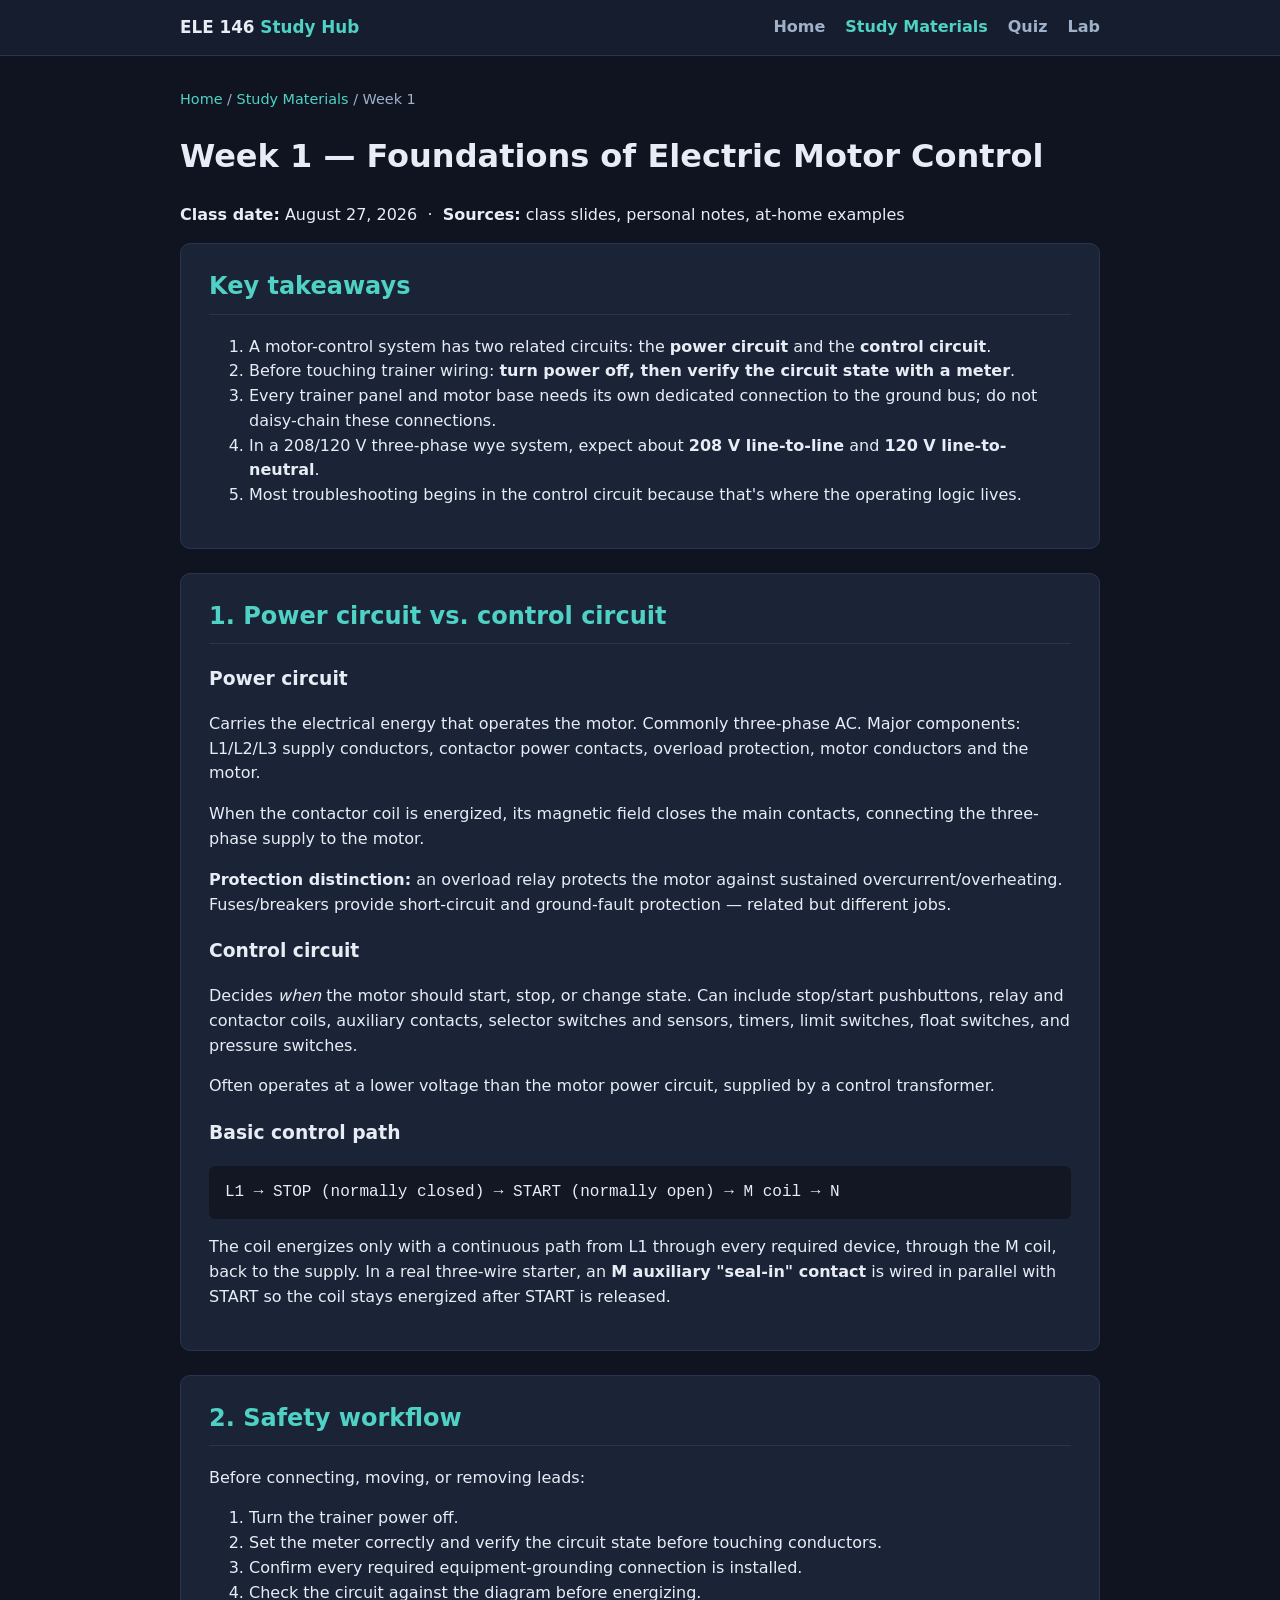
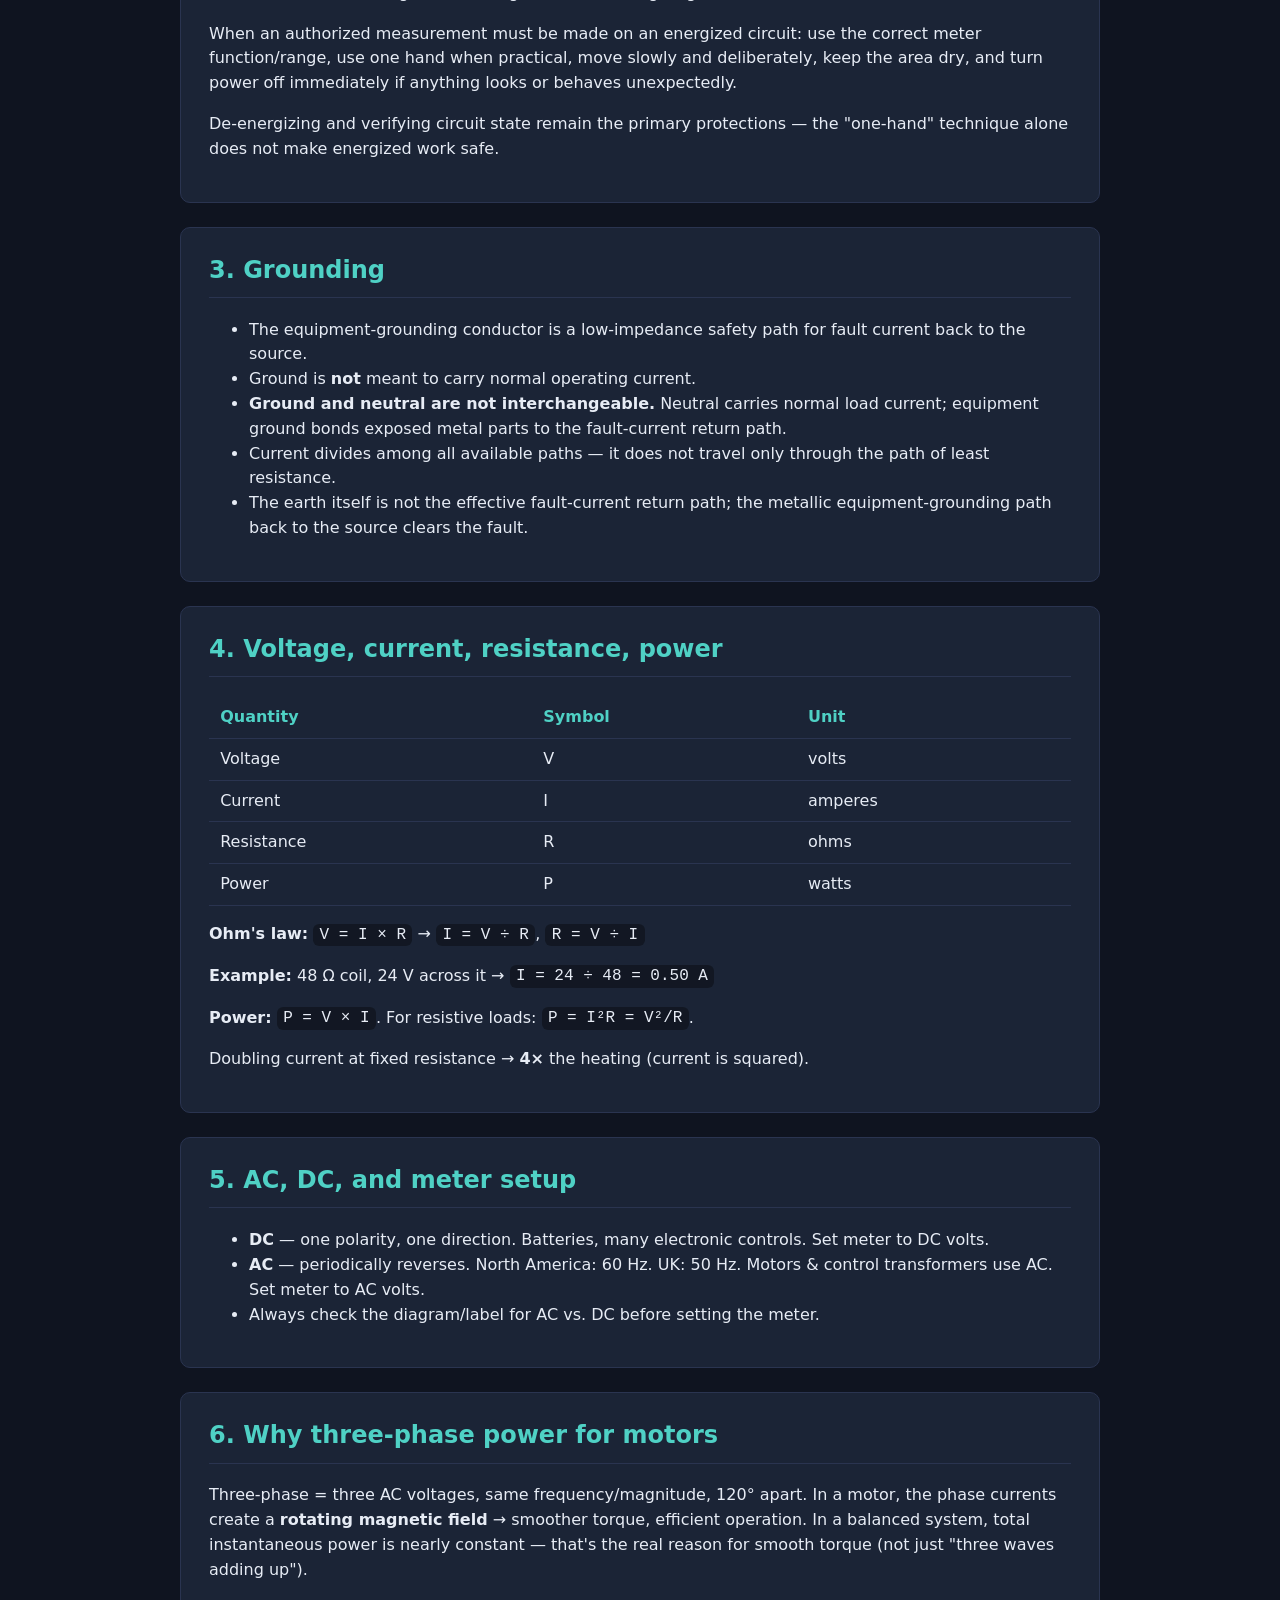
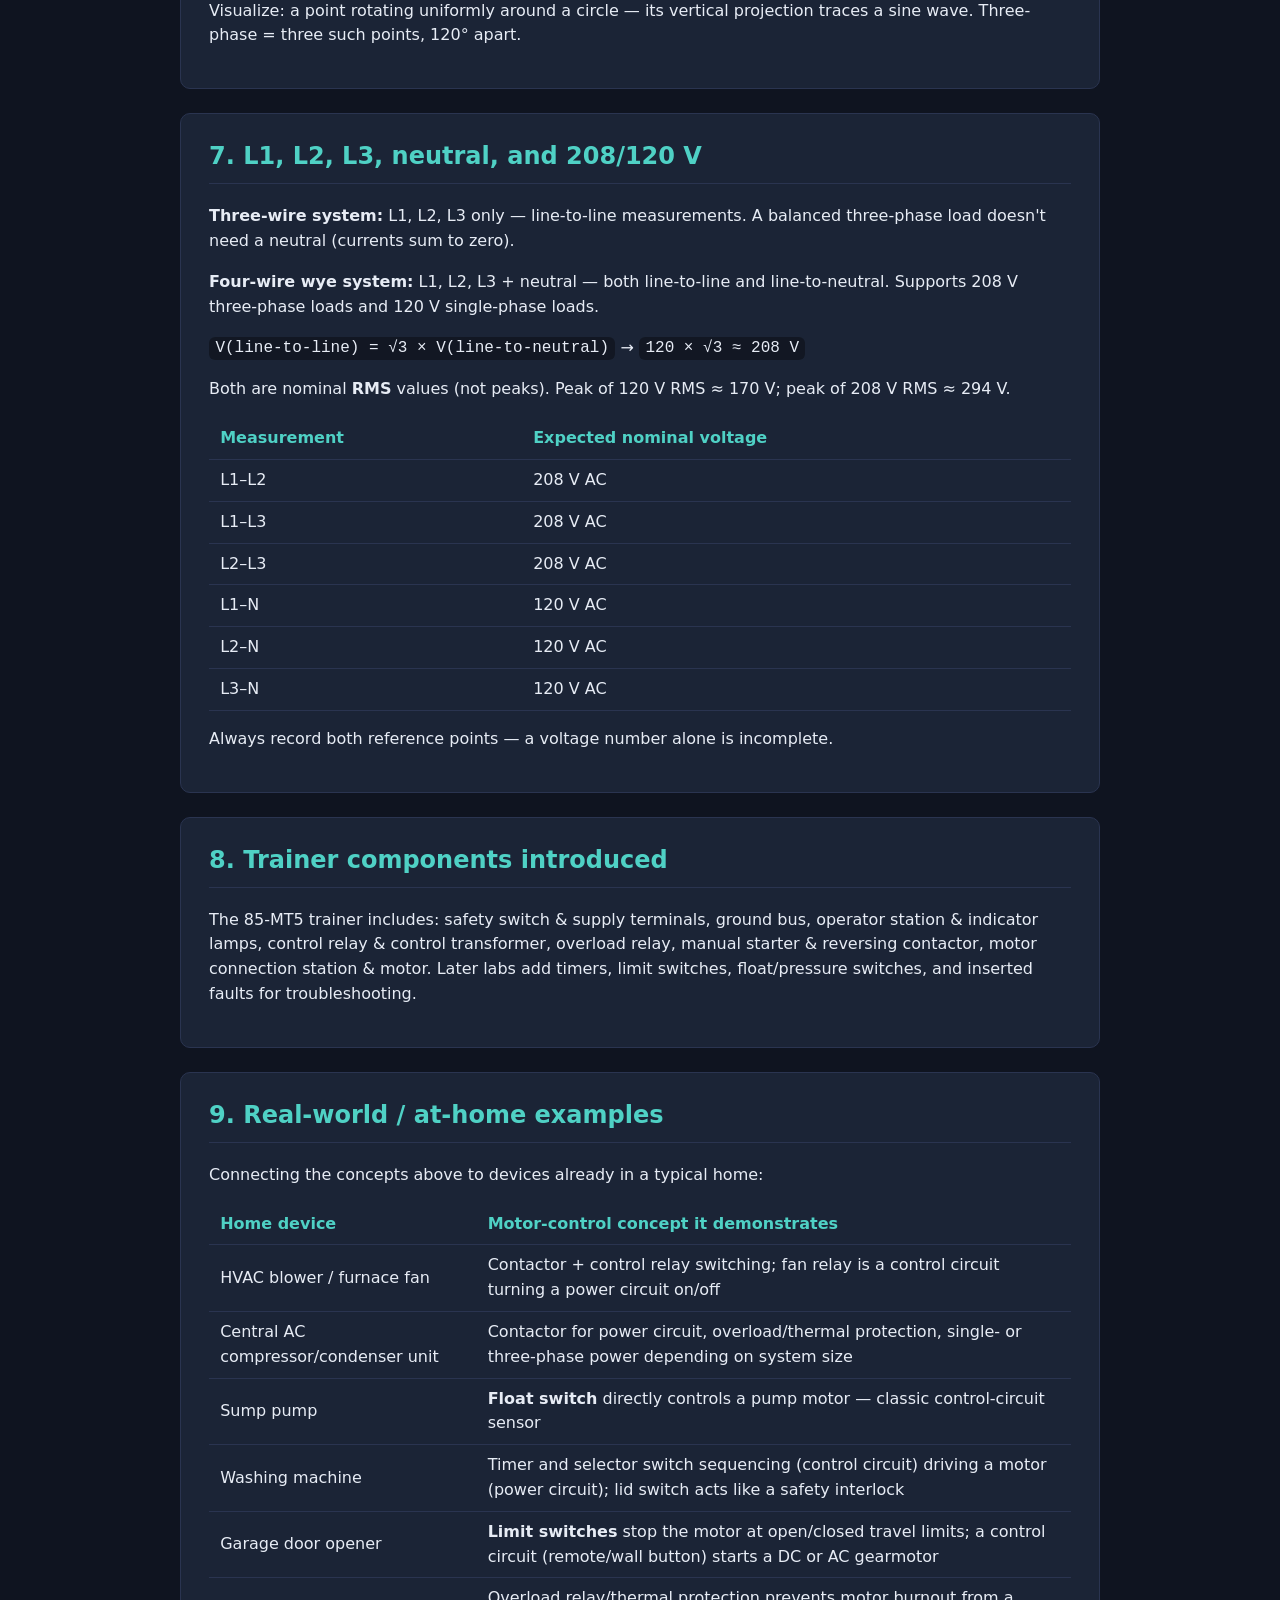
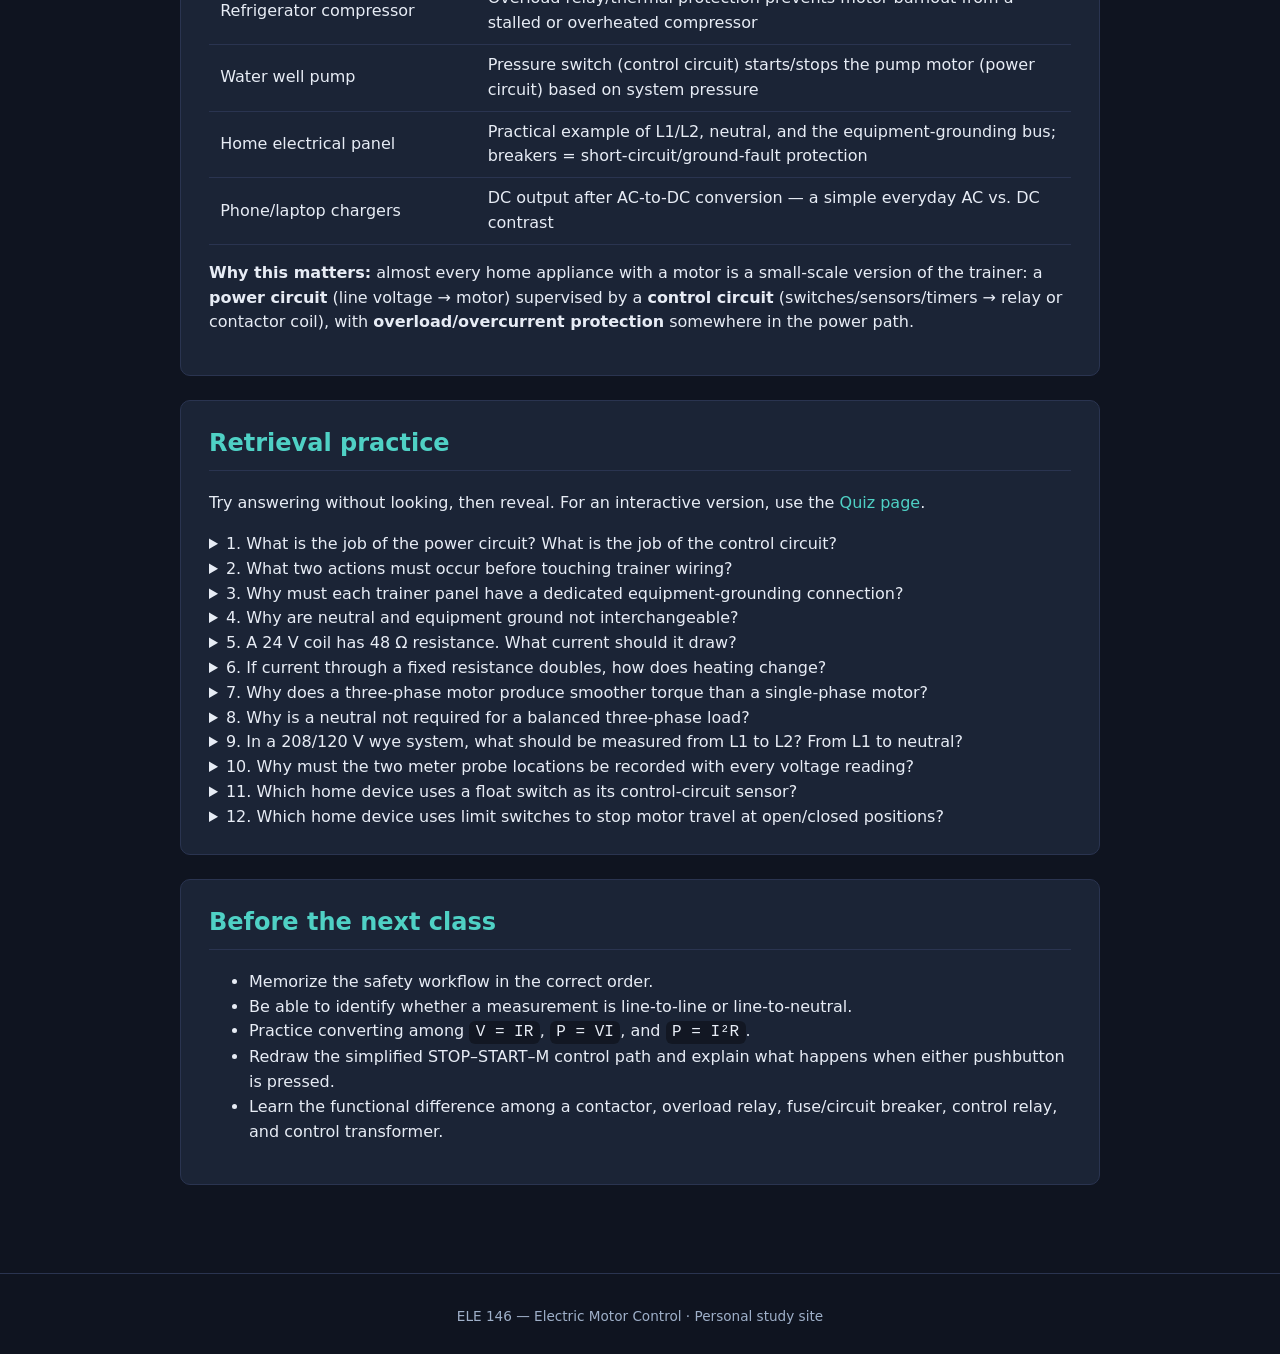
<file: study/week1.html>
<!DOCTYPE html>
<html lang="en">
<head>
<meta charset="UTF-8" />
<meta name="viewport" content="width=device-width, initial-scale=1.0" />
<title>Week 1: Foundations of Motor Control — ELE 146</title>
<link rel="stylesheet" href="/css/style.css" />
</head>
<body>
<header class="site-header">
  <nav class="nav">
    <div class="brand">ELE 146 <span>Study Hub</span></div>
    <div class="nav-links">
      <a href="/index.html">Home</a>
      <a href="/study/index.html" class="active">Study Materials</a>
      <a href="/quiz/index.html">Quiz</a>
      <a href="/lab/index.html">Lab</a>
    </div>
  </nav>
</header>

<main>
  <div class="breadcrumb"><a href="/index.html">Home</a> / <a href="/study/index.html">Study Materials</a> / Week 1</div>
  <h1>Week 1 — Foundations of Electric Motor Control</h1>
  <p><strong>Class date:</strong> August 27, 2026 &nbsp;·&nbsp; <strong>Sources:</strong> class slides, personal notes, at-home examples</p>

  <section class="content-block">
    <h2>Key takeaways</h2>
    <ol>
      <li>A motor-control system has two related circuits: the <strong>power circuit</strong> and the <strong>control circuit</strong>.</li>
      <li>Before touching trainer wiring: <strong>turn power off, then verify the circuit state with a meter</strong>.</li>
      <li>Every trainer panel and motor base needs its own dedicated connection to the ground bus; do not daisy-chain these connections.</li>
      <li>In a 208/120 V three-phase wye system, expect about <strong>208 V line-to-line</strong> and <strong>120 V line-to-neutral</strong>.</li>
      <li>Most troubleshooting begins in the control circuit because that's where the operating logic lives.</li>
    </ol>
  </section>

  <section class="content-block">
    <h2>1. Power circuit vs. control circuit</h2>
    <h3>Power circuit</h3>
    <p>Carries the electrical energy that operates the motor. Commonly three-phase AC. Major components: L1/L2/L3 supply conductors, contactor power contacts, overload protection, motor conductors and the motor.</p>
    <p>When the contactor coil is energized, its magnetic field closes the main contacts, connecting the three-phase supply to the motor.</p>
    <p><strong>Protection distinction:</strong> an overload relay protects the motor against sustained overcurrent/overheating. Fuses/breakers provide short-circuit and ground-fault protection &mdash; related but different jobs.</p>

    <h3>Control circuit</h3>
    <p>Decides <em>when</em> the motor should start, stop, or change state. Can include stop/start pushbuttons, relay and contactor coils, auxiliary contacts, selector switches and sensors, timers, limit switches, float switches, and pressure switches.</p>
    <p>Often operates at a lower voltage than the motor power circuit, supplied by a control transformer.</p>

    <h3>Basic control path</h3>
    <pre>L1 &rarr; STOP (normally closed) &rarr; START (normally open) &rarr; M coil &rarr; N</pre>
    <p>The coil energizes only with a continuous path from L1 through every required device, through the M coil, back to the supply. In a real three-wire starter, an <strong>M auxiliary "seal-in" contact</strong> is wired in parallel with START so the coil stays energized after START is released.</p>
  </section>

  <section class="content-block">
    <h2>2. Safety workflow</h2>
    <p>Before connecting, moving, or removing leads:</p>
    <ol>
      <li>Turn the trainer power off.</li>
      <li>Set the meter correctly and verify the circuit state before touching conductors.</li>
      <li>Confirm every required equipment-grounding connection is installed.</li>
      <li>Check the circuit against the diagram before energizing.</li>
    </ol>
    <p>When an authorized measurement must be made on an energized circuit: use the correct meter function/range, use one hand when practical, move slowly and deliberately, keep the area dry, and turn power off immediately if anything looks or behaves unexpectedly.</p>
    <p>De-energizing and verifying circuit state remain the primary protections &mdash; the "one-hand" technique alone does not make energized work safe.</p>
  </section>

  <section class="content-block">
    <h2>3. Grounding</h2>
    <ul>
      <li>The equipment-grounding conductor is a low-impedance safety path for fault current back to the source.</li>
      <li>Ground is <strong>not</strong> meant to carry normal operating current.</li>
      <li><strong>Ground and neutral are not interchangeable.</strong> Neutral carries normal load current; equipment ground bonds exposed metal parts to the fault-current return path.</li>
      <li>Current divides among all available paths &mdash; it does not travel only through the path of least resistance.</li>
      <li>The earth itself is not the effective fault-current return path; the metallic equipment-grounding path back to the source clears the fault.</li>
    </ul>
  </section>

  <section class="content-block">
    <h2>4. Voltage, current, resistance, power</h2>
    <table>
      <tr><th>Quantity</th><th>Symbol</th><th>Unit</th></tr>
      <tr><td>Voltage</td><td>V</td><td>volts</td></tr>
      <tr><td>Current</td><td>I</td><td>amperes</td></tr>
      <tr><td>Resistance</td><td>R</td><td>ohms</td></tr>
      <tr><td>Power</td><td>P</td><td>watts</td></tr>
    </table>
    <p><strong>Ohm's law:</strong> <code>V = I &times; R</code> &rarr; <code>I = V &divide; R</code>, <code>R = V &divide; I</code></p>
    <p><strong>Example:</strong> 48 &Omega; coil, 24 V across it &rarr; <code>I = 24 &divide; 48 = 0.50 A</code></p>
    <p><strong>Power:</strong> <code>P = V &times; I</code>. For resistive loads: <code>P = I&sup2;R = V&sup2;/R</code>.</p>
    <p>Doubling current at fixed resistance &rarr; <strong>4&times;</strong> the heating (current is squared).</p>
  </section>

  <section class="content-block">
    <h2>5. AC, DC, and meter setup</h2>
    <ul>
      <li><strong>DC</strong> &mdash; one polarity, one direction. Batteries, many electronic controls. Set meter to DC volts.</li>
      <li><strong>AC</strong> &mdash; periodically reverses. North America: 60 Hz. UK: 50 Hz. Motors &amp; control transformers use AC. Set meter to AC volts.</li>
      <li>Always check the diagram/label for AC vs. DC before setting the meter.</li>
    </ul>
  </section>

  <section class="content-block">
    <h2>6. Why three-phase power for motors</h2>
    <p>Three-phase = three AC voltages, same frequency/magnitude, 120&deg; apart. In a motor, the phase currents create a <strong>rotating magnetic field</strong> &rarr; smoother torque, efficient operation. In a balanced system, total instantaneous power is nearly constant &mdash; that's the real reason for smooth torque (not just "three waves adding up").</p>
    <p>Visualize: a point rotating uniformly around a circle &mdash; its vertical projection traces a sine wave. Three-phase = three such points, 120&deg; apart.</p>
  </section>

  <section class="content-block">
    <h2>7. L1, L2, L3, neutral, and 208/120 V</h2>
    <p><strong>Three-wire system:</strong> L1, L2, L3 only &mdash; line-to-line measurements. A balanced three-phase load doesn't need a neutral (currents sum to zero).</p>
    <p><strong>Four-wire wye system:</strong> L1, L2, L3 + neutral &mdash; both line-to-line and line-to-neutral. Supports 208 V three-phase loads and 120 V single-phase loads.</p>
    <p><code>V(line-to-line) = &radic;3 &times; V(line-to-neutral)</code> &rarr; <code>120 &times; &radic;3 &asymp; 208 V</code></p>
    <p>Both are nominal <strong>RMS</strong> values (not peaks). Peak of 120 V RMS &asymp; 170 V; peak of 208 V RMS &asymp; 294 V.</p>
    <table>
      <tr><th>Measurement</th><th>Expected nominal voltage</th></tr>
      <tr><td>L1&ndash;L2</td><td>208 V AC</td></tr>
      <tr><td>L1&ndash;L3</td><td>208 V AC</td></tr>
      <tr><td>L2&ndash;L3</td><td>208 V AC</td></tr>
      <tr><td>L1&ndash;N</td><td>120 V AC</td></tr>
      <tr><td>L2&ndash;N</td><td>120 V AC</td></tr>
      <tr><td>L3&ndash;N</td><td>120 V AC</td></tr>
    </table>
    <p>Always record both reference points &mdash; a voltage number alone is incomplete.</p>
  </section>

  <section class="content-block">
    <h2>8. Trainer components introduced</h2>
    <p>The 85-MT5 trainer includes: safety switch &amp; supply terminals, ground bus, operator station &amp; indicator lamps, control relay &amp; control transformer, overload relay, manual starter &amp; reversing contactor, motor connection station &amp; motor. Later labs add timers, limit switches, float/pressure switches, and inserted faults for troubleshooting.</p>
  </section>

  <section class="content-block">
    <h2>9. Real-world / at-home examples</h2>
    <p>Connecting the concepts above to devices already in a typical home:</p>
    <table>
      <tr><th>Home device</th><th>Motor-control concept it demonstrates</th></tr>
      <tr><td>HVAC blower / furnace fan</td><td>Contactor + control relay switching; fan relay is a control circuit turning a power circuit on/off</td></tr>
      <tr><td>Central AC compressor/condenser unit</td><td>Contactor for power circuit, overload/thermal protection, single- or three-phase power depending on system size</td></tr>
      <tr><td>Sump pump</td><td><strong>Float switch</strong> directly controls a pump motor &mdash; classic control-circuit sensor</td></tr>
      <tr><td>Washing machine</td><td>Timer and selector switch sequencing (control circuit) driving a motor (power circuit); lid switch acts like a safety interlock</td></tr>
      <tr><td>Garage door opener</td><td><strong>Limit switches</strong> stop the motor at open/closed travel limits; a control circuit (remote/wall button) starts a DC or AC gearmotor</td></tr>
      <tr><td>Refrigerator compressor</td><td>Overload relay/thermal protection prevents motor burnout from a stalled or overheated compressor</td></tr>
      <tr><td>Water well pump</td><td>Pressure switch (control circuit) starts/stops the pump motor (power circuit) based on system pressure</td></tr>
      <tr><td>Home electrical panel</td><td>Practical example of L1/L2, neutral, and the equipment-grounding bus; breakers = short-circuit/ground-fault protection</td></tr>
      <tr><td>Phone/laptop chargers</td><td>DC output after AC-to-DC conversion &mdash; a simple everyday AC vs. DC contrast</td></tr>
    </table>
    <p><strong>Why this matters:</strong> almost every home appliance with a motor is a small-scale version of the trainer: a <strong>power circuit</strong> (line voltage &rarr; motor) supervised by a <strong>control circuit</strong> (switches/sensors/timers &rarr; relay or contactor coil), with <strong>overload/overcurrent protection</strong> somewhere in the power path.</p>
  </section>

  <section class="content-block">
    <h2>Retrieval practice</h2>
    <p>Try answering without looking, then reveal. For an interactive version, use the <a href="/quiz/index.html">Quiz page</a>.</p>
    <details>
      <summary>1. What is the job of the power circuit? What is the job of the control circuit?</summary>
      <p>The power circuit supplies motor energy; the control circuit decides when/how the motor operates.</p>
    </details>
    <details>
      <summary>2. What two actions must occur before touching trainer wiring?</summary>
      <p>Turn power off and verify the circuit state with the correctly configured meter.</p>
    </details>
    <details>
      <summary>3. Why must each trainer panel have a dedicated equipment-grounding connection?</summary>
      <p>It gives a reliable low-impedance fault-current path so the protective device opens; daisy-chaining lets one loose connection disconnect several components.</p>
    </details>
    <details>
      <summary>4. Why are neutral and equipment ground not interchangeable?</summary>
      <p>Neutral carries normal load current; equipment ground is a safety path and should not carry normal operating current.</p>
    </details>
    <details>
      <summary>5. A 24 V coil has 48 &Omega; resistance. What current should it draw?</summary>
      <p><code>I = 24/48 = 0.50 A</code>.</p>
    </details>
    <details>
      <summary>6. If current through a fixed resistance doubles, how does heating change?</summary>
      <p>Four times as great (<code>P = I&sup2;R</code>).</p>
    </details>
    <details>
      <summary>7. Why does a three-phase motor produce smoother torque than a single-phase motor?</summary>
      <p>Three currents 120&deg; apart create a rotating magnetic field and nearly constant total power.</p>
    </details>
    <details>
      <summary>8. Why is a neutral not required for a balanced three-phase load?</summary>
      <p>In a balanced load, the three phase currents sum to zero at the common point.</p>
    </details>
    <details>
      <summary>9. In a 208/120 V wye system, what should be measured from L1 to L2? From L1 to neutral?</summary>
      <p>About 208 V AC line-to-line; about 120 V AC line-to-neutral.</p>
    </details>
    <details>
      <summary>10. Why must the two meter probe locations be recorded with every voltage reading?</summary>
      <p>Voltage is a difference between two points &mdash; the number is ambiguous without both references.</p>
    </details>
    <details>
      <summary>11. Which home device uses a float switch as its control-circuit sensor?</summary>
      <p>Sump pump.</p>
    </details>
    <details>
      <summary>12. Which home device uses limit switches to stop motor travel at open/closed positions?</summary>
      <p>Garage door opener.</p>
    </details>
  </section>

  <section class="content-block">
    <h2>Before the next class</h2>
    <ul>
      <li>Memorize the safety workflow in the correct order.</li>
      <li>Be able to identify whether a measurement is line-to-line or line-to-neutral.</li>
      <li>Practice converting among <code>V = IR</code>, <code>P = VI</code>, and <code>P = I&sup2;R</code>.</li>
      <li>Redraw the simplified STOP&ndash;START&ndash;M control path and explain what happens when either pushbutton is pressed.</li>
      <li>Learn the functional difference among a contactor, overload relay, fuse/circuit breaker, control relay, and control transformer.</li>
    </ul>
  </section>
</main>

<footer class="site-footer">
  ELE 146 — Electric Motor Control · Personal study site
</footer>
</body>
</html>
</file>
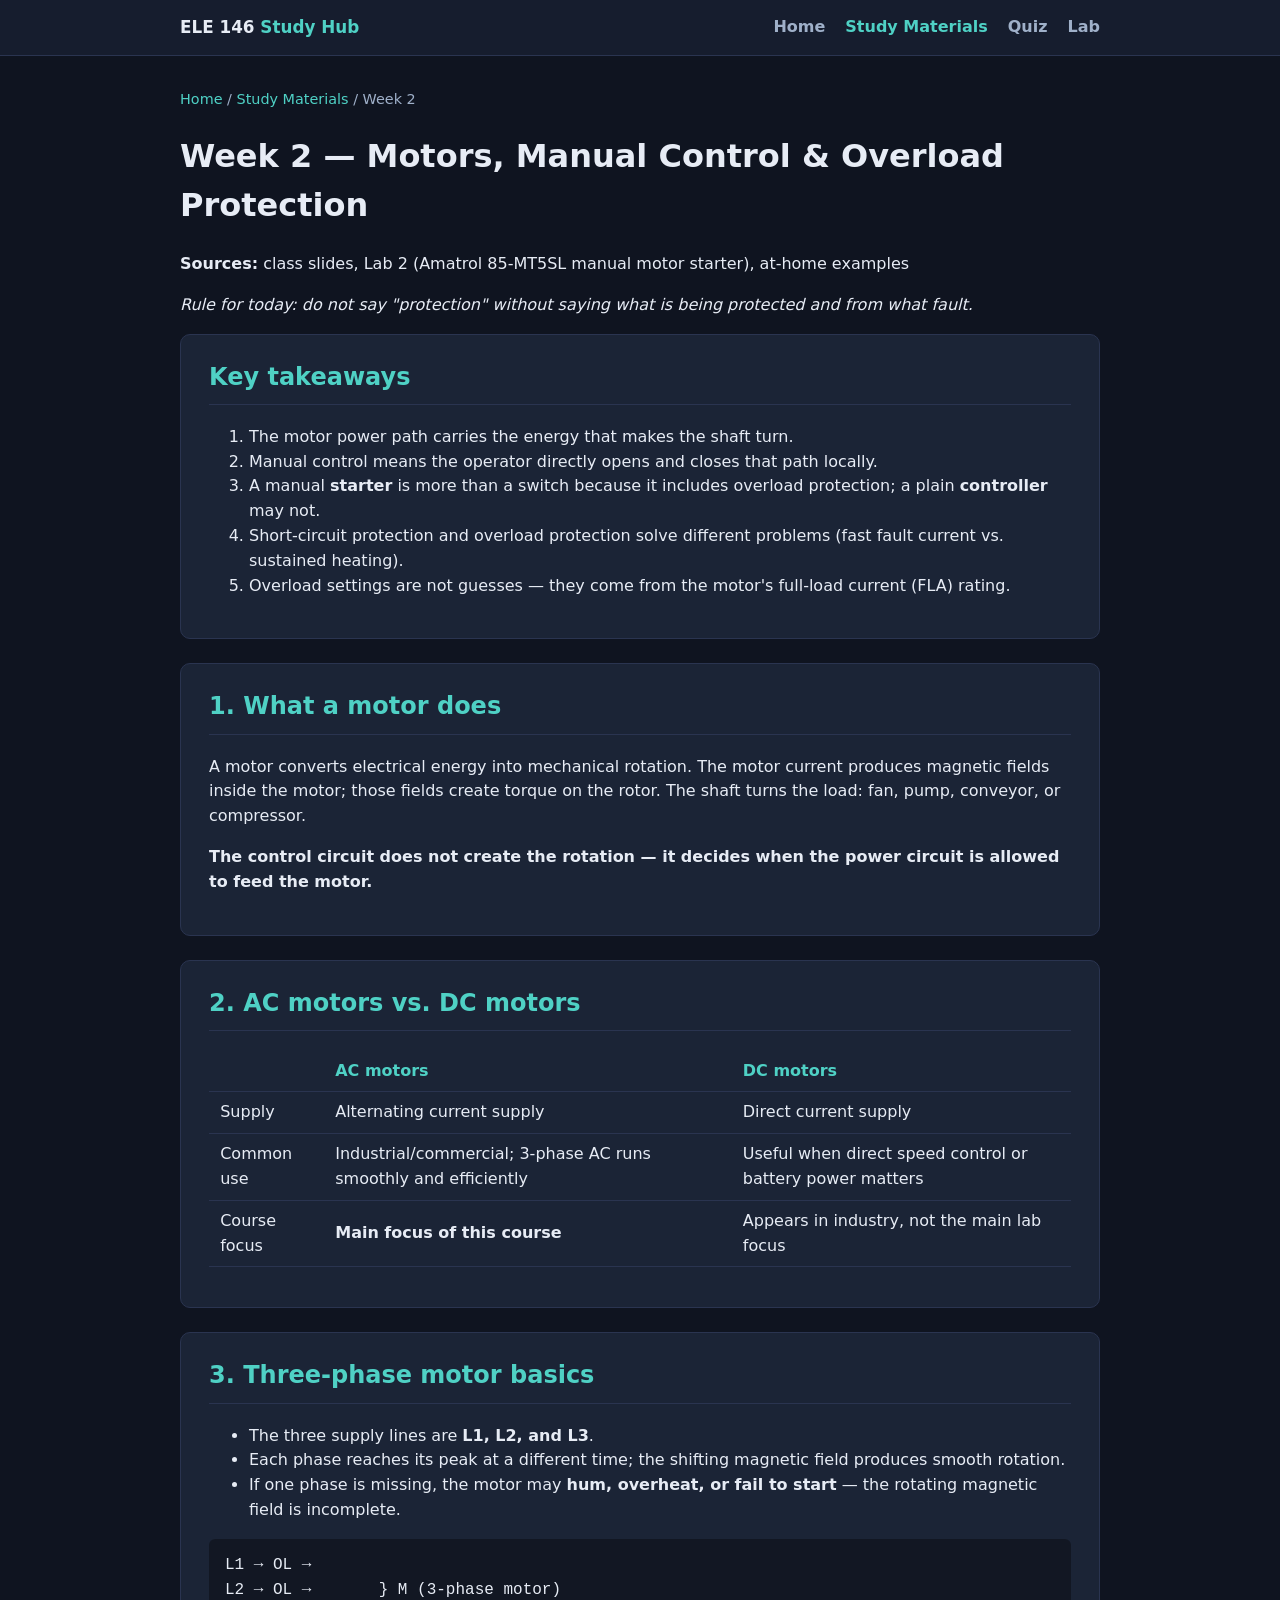
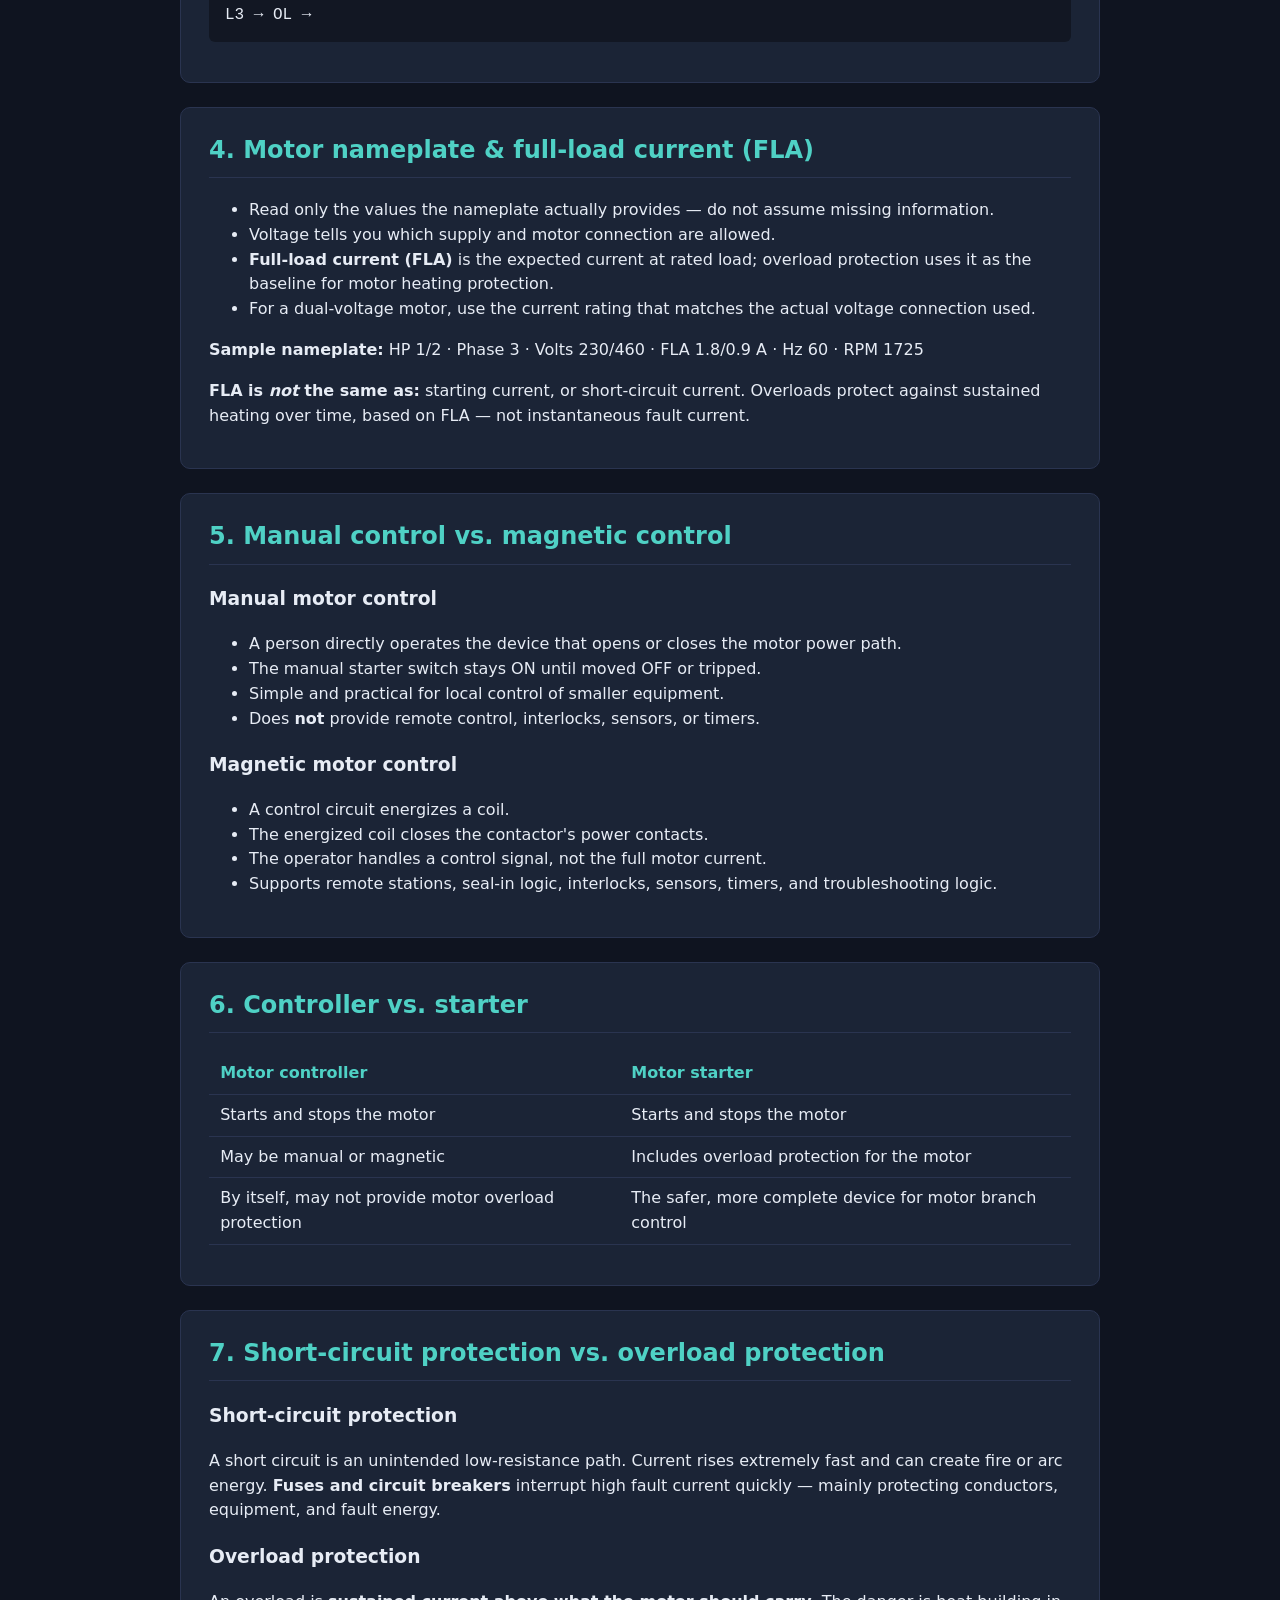
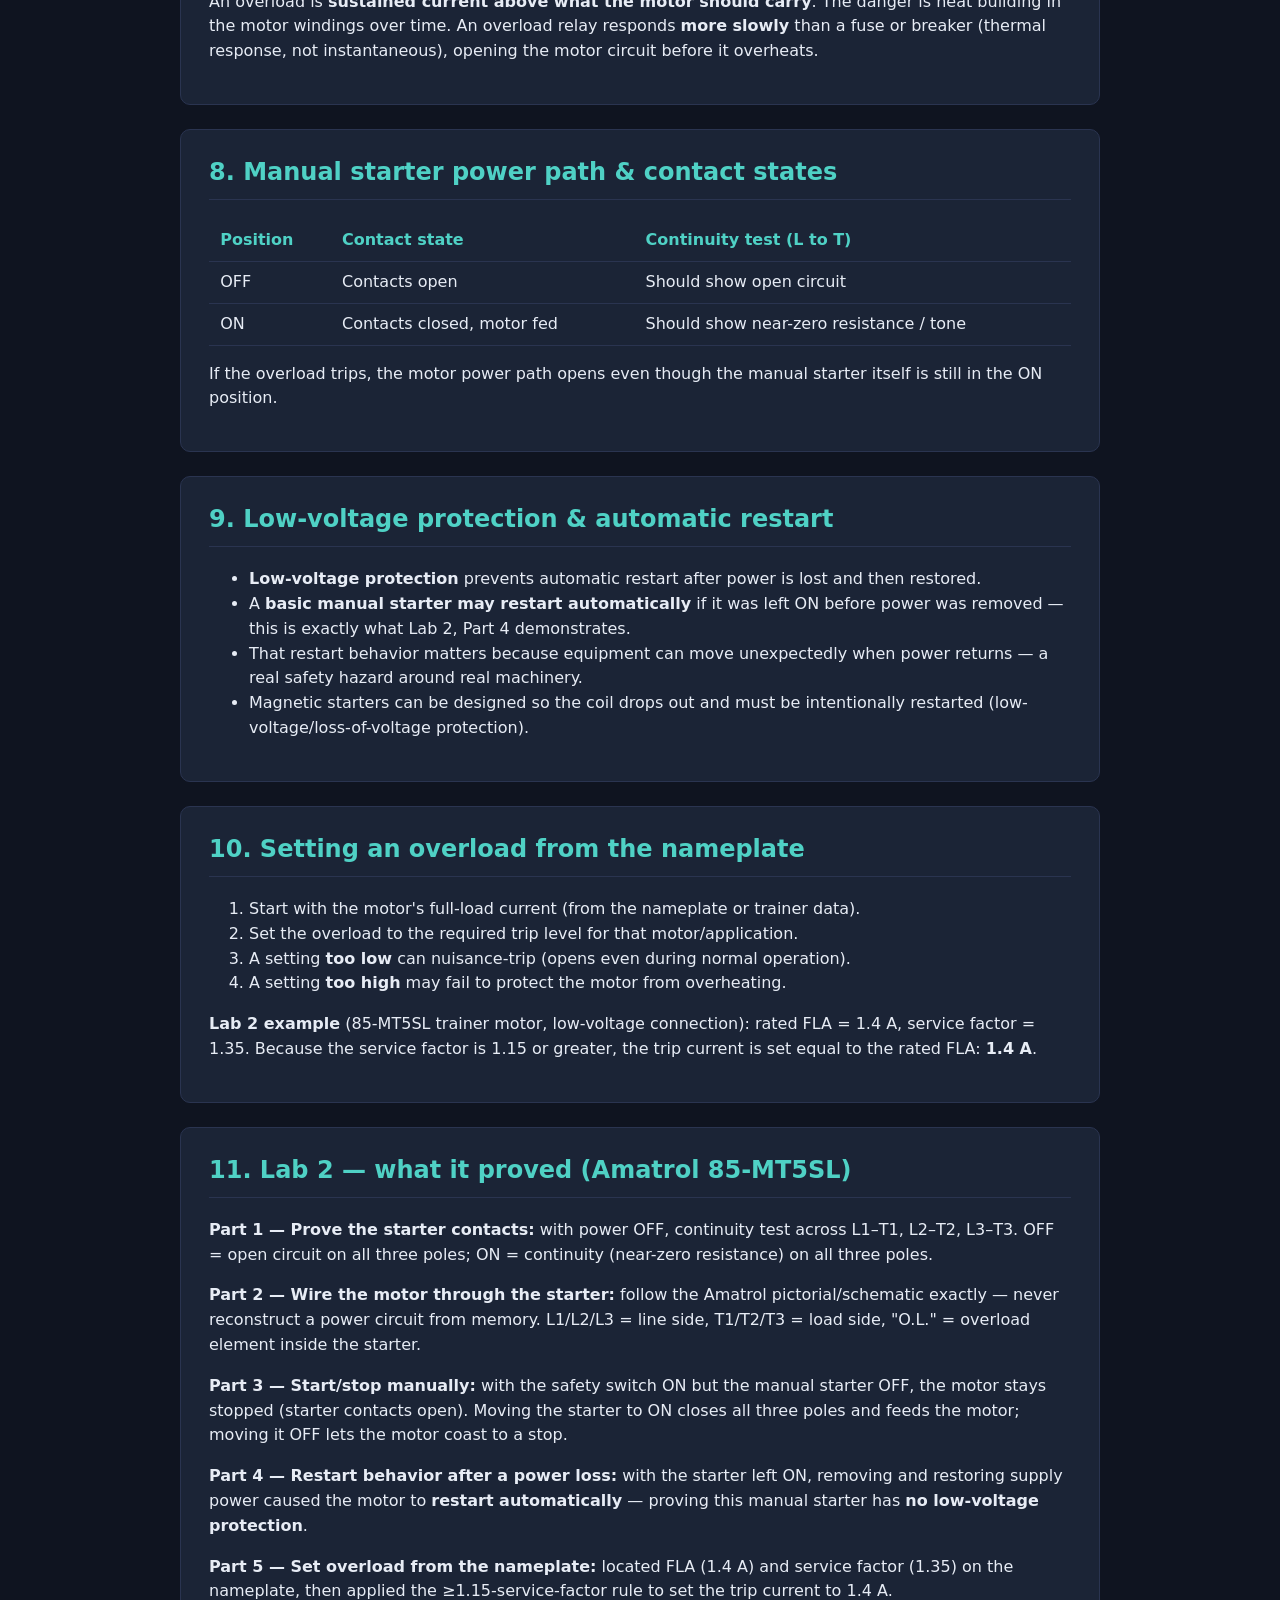
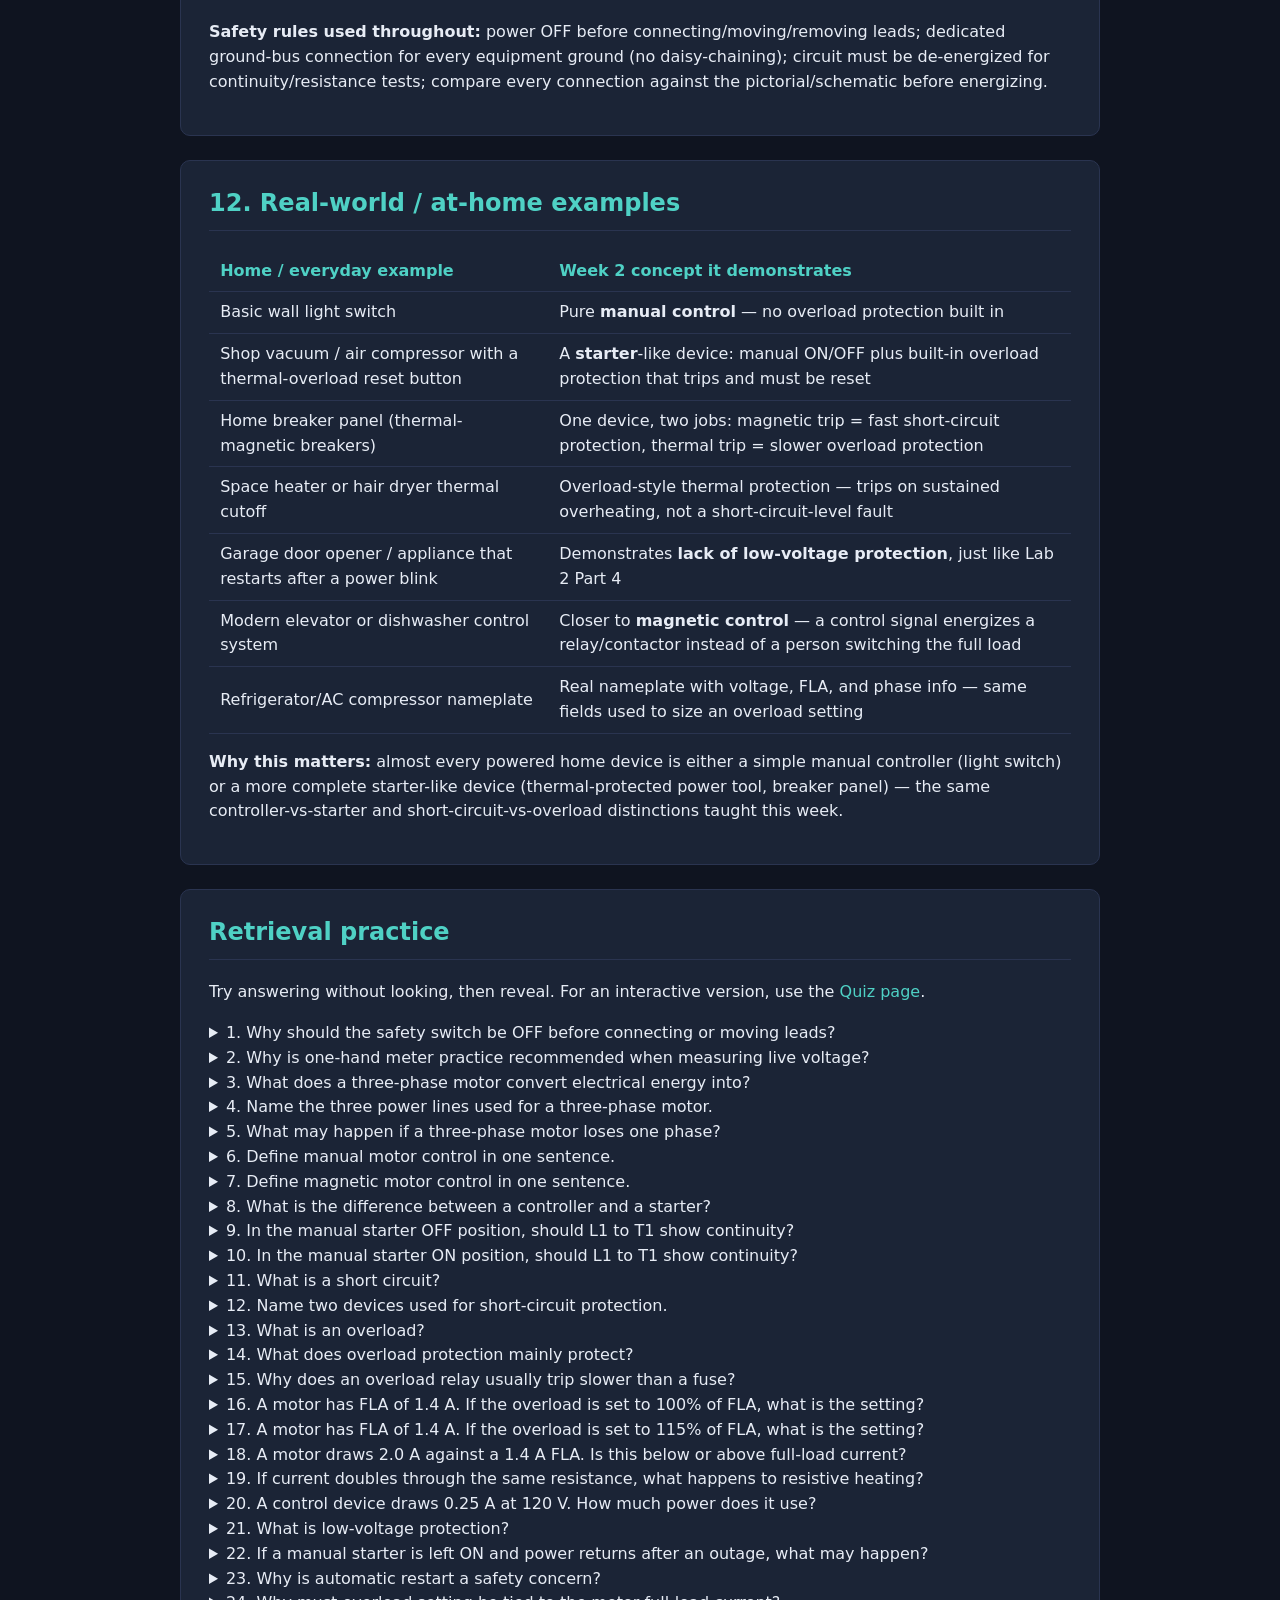
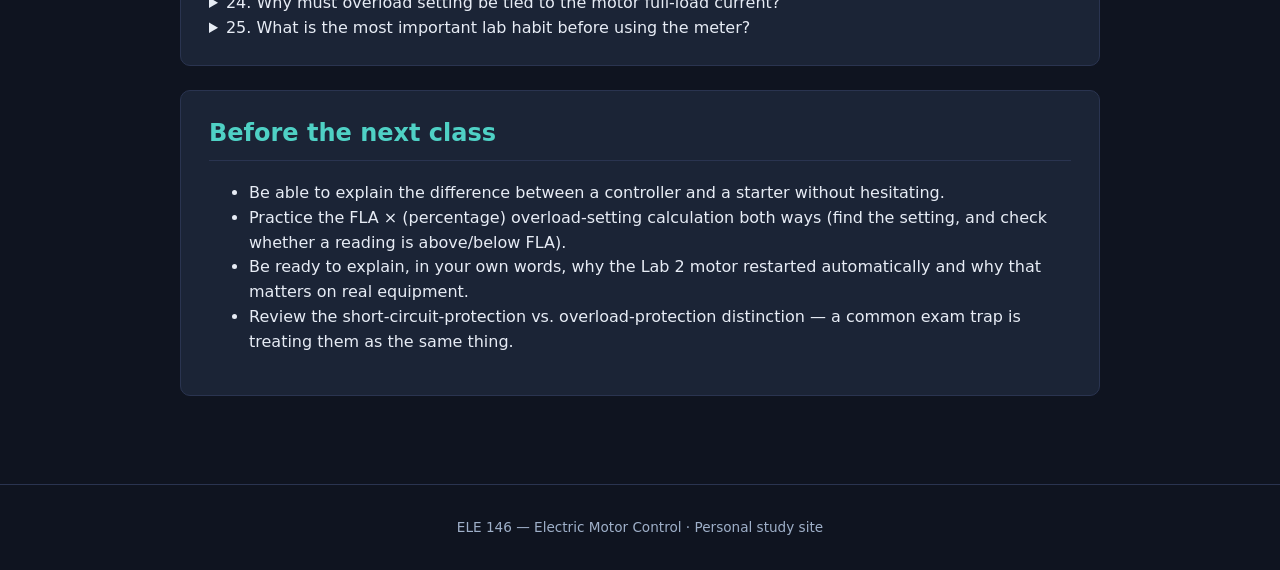
<file: study/week2.html>
<!DOCTYPE html>
<html lang="en">
<head>
<meta charset="UTF-8" />
<meta name="viewport" content="width=device-width, initial-scale=1.0" />
<title>Week 2: Motors, Manual Control & Overload Protection — ELE 146</title>
<link rel="stylesheet" href="/css/style.css" />
</head>
<body>
<header class="site-header">
  <nav class="nav">
    <div class="brand">ELE 146 <span>Study Hub</span></div>
    <div class="nav-links">
      <a href="/index.html">Home</a>
      <a href="/study/index.html" class="active">Study Materials</a>
      <a href="/quiz/index.html">Quiz</a>
      <a href="/lab/index.html">Lab</a>
    </div>
  </nav>
</header>

<main>
  <div class="breadcrumb"><a href="/index.html">Home</a> / <a href="/study/index.html">Study Materials</a> / Week 2</div>
  <h1>Week 2 — Motors, Manual Control &amp; Overload Protection</h1>
  <p><strong>Sources:</strong> class slides, Lab 2 (Amatrol 85-MT5SL manual motor starter), at-home examples</p>
  <p><em>Rule for today: do not say "protection" without saying what is being protected and from what fault.</em></p>

  <section class="content-block">
    <h2>Key takeaways</h2>
    <ol>
      <li>The motor power path carries the energy that makes the shaft turn.</li>
      <li>Manual control means the operator directly opens and closes that path locally.</li>
      <li>A manual <strong>starter</strong> is more than a switch because it includes overload protection; a plain <strong>controller</strong> may not.</li>
      <li>Short-circuit protection and overload protection solve different problems (fast fault current vs. sustained heating).</li>
      <li>Overload settings are not guesses &mdash; they come from the motor's full-load current (FLA) rating.</li>
    </ol>
  </section>

  <section class="content-block">
    <h2>1. What a motor does</h2>
    <p>A motor converts electrical energy into mechanical rotation. The motor current produces magnetic fields inside the motor; those fields create torque on the rotor. The shaft turns the load: fan, pump, conveyor, or compressor.</p>
    <p><strong>The control circuit does not create the rotation &mdash; it decides when the power circuit is allowed to feed the motor.</strong></p>
  </section>

  <section class="content-block">
    <h2>2. AC motors vs. DC motors</h2>
    <table>
      <tr><th></th><th>AC motors</th><th>DC motors</th></tr>
      <tr><td>Supply</td><td>Alternating current supply</td><td>Direct current supply</td></tr>
      <tr><td>Common use</td><td>Industrial/commercial; 3-phase AC runs smoothly and efficiently</td><td>Useful when direct speed control or battery power matters</td></tr>
      <tr><td>Course focus</td><td><strong>Main focus of this course</strong></td><td>Appears in industry, not the main lab focus</td></tr>
    </table>
  </section>

  <section class="content-block">
    <h2>3. Three-phase motor basics</h2>
    <ul>
      <li>The three supply lines are <strong>L1, L2, and L3</strong>.</li>
      <li>Each phase reaches its peak at a different time; the shifting magnetic field produces smooth rotation.</li>
      <li>If one phase is missing, the motor may <strong>hum, overheat, or fail to start</strong> &mdash; the rotating magnetic field is incomplete.</li>
    </ul>
    <pre>L1 &rarr; OL &rarr;&#9;&#9;&#9;
L2 &rarr; OL &rarr;&#9;&#125; M (3-phase motor)
L3 &rarr; OL &rarr;&#9;&#9;&#9;</pre>
  </section>

  <section class="content-block">
    <h2>4. Motor nameplate &amp; full-load current (FLA)</h2>
    <ul>
      <li>Read only the values the nameplate actually provides &mdash; do not assume missing information.</li>
      <li>Voltage tells you which supply and motor connection are allowed.</li>
      <li><strong>Full-load current (FLA)</strong> is the expected current at rated load; overload protection uses it as the baseline for motor heating protection.</li>
      <li>For a dual-voltage motor, use the current rating that matches the actual voltage connection used.</li>
    </ul>
    <p><strong>Sample nameplate:</strong> HP 1/2 &middot; Phase 3 &middot; Volts 230/460 &middot; FLA 1.8/0.9 A &middot; Hz 60 &middot; RPM 1725</p>
    <p><strong>FLA is <em>not</em> the same as:</strong> starting current, or short-circuit current. Overloads protect against sustained heating over time, based on FLA &mdash; not instantaneous fault current.</p>
  </section>

  <section class="content-block">
    <h2>5. Manual control vs. magnetic control</h2>
    <h3>Manual motor control</h3>
    <ul>
      <li>A person directly operates the device that opens or closes the motor power path.</li>
      <li>The manual starter switch stays ON until moved OFF or tripped.</li>
      <li>Simple and practical for local control of smaller equipment.</li>
      <li>Does <strong>not</strong> provide remote control, interlocks, sensors, or timers.</li>
    </ul>
    <h3>Magnetic motor control</h3>
    <ul>
      <li>A control circuit energizes a coil.</li>
      <li>The energized coil closes the contactor's power contacts.</li>
      <li>The operator handles a control signal, not the full motor current.</li>
      <li>Supports remote stations, seal-in logic, interlocks, sensors, timers, and troubleshooting logic.</li>
    </ul>
  </section>

  <section class="content-block">
    <h2>6. Controller vs. starter</h2>
    <table>
      <tr><th>Motor controller</th><th>Motor starter</th></tr>
      <tr><td>Starts and stops the motor</td><td>Starts and stops the motor</td></tr>
      <tr><td>May be manual or magnetic</td><td>Includes overload protection for the motor</td></tr>
      <tr><td>By itself, may not provide motor overload protection</td><td>The safer, more complete device for motor branch control</td></tr>
    </table>
  </section>

  <section class="content-block">
    <h2>7. Short-circuit protection vs. overload protection</h2>
    <h3>Short-circuit protection</h3>
    <p>A short circuit is an unintended low-resistance path. Current rises extremely fast and can create fire or arc energy. <strong>Fuses and circuit breakers</strong> interrupt high fault current quickly &mdash; mainly protecting conductors, equipment, and fault energy.</p>
    <h3>Overload protection</h3>
    <p>An overload is <strong>sustained current above what the motor should carry</strong>. The danger is heat building in the motor windings over time. An overload relay responds <strong>more slowly</strong> than a fuse or breaker (thermal response, not instantaneous), opening the motor circuit before it overheats.</p>
  </section>

  <section class="content-block">
    <h2>8. Manual starter power path &amp; contact states</h2>
    <table>
      <tr><th>Position</th><th>Contact state</th><th>Continuity test (L to T)</th></tr>
      <tr><td>OFF</td><td>Contacts open</td><td>Should show open circuit</td></tr>
      <tr><td>ON</td><td>Contacts closed, motor fed</td><td>Should show near-zero resistance / tone</td></tr>
    </table>
    <p>If the overload trips, the motor power path opens even though the manual starter itself is still in the ON position.</p>
  </section>

  <section class="content-block">
    <h2>9. Low-voltage protection &amp; automatic restart</h2>
    <ul>
      <li><strong>Low-voltage protection</strong> prevents automatic restart after power is lost and then restored.</li>
      <li>A <strong>basic manual starter may restart automatically</strong> if it was left ON before power was removed &mdash; this is exactly what Lab 2, Part 4 demonstrates.</li>
      <li>That restart behavior matters because equipment can move unexpectedly when power returns &mdash; a real safety hazard around real machinery.</li>
      <li>Magnetic starters can be designed so the coil drops out and must be intentionally restarted (low-voltage/loss-of-voltage protection).</li>
    </ul>
  </section>

  <section class="content-block">
    <h2>10. Setting an overload from the nameplate</h2>
    <ol>
      <li>Start with the motor's full-load current (from the nameplate or trainer data).</li>
      <li>Set the overload to the required trip level for that motor/application.</li>
      <li>A setting <strong>too low</strong> can nuisance-trip (opens even during normal operation).</li>
      <li>A setting <strong>too high</strong> may fail to protect the motor from overheating.</li>
    </ol>
    <p><strong>Lab 2 example</strong> (85-MT5SL trainer motor, low-voltage connection): rated FLA = 1.4 A, service factor = 1.35. Because the service factor is 1.15 or greater, the trip current is set equal to the rated FLA: <strong>1.4 A</strong>.</p>
  </section>

  <section class="content-block">
    <h2>11. Lab 2 — what it proved (Amatrol 85-MT5SL)</h2>
    <p><strong>Part 1 &mdash; Prove the starter contacts:</strong> with power OFF, continuity test across L1&ndash;T1, L2&ndash;T2, L3&ndash;T3. OFF = open circuit on all three poles; ON = continuity (near-zero resistance) on all three poles.</p>
    <p><strong>Part 2 &mdash; Wire the motor through the starter:</strong> follow the Amatrol pictorial/schematic exactly &mdash; never reconstruct a power circuit from memory. L1/L2/L3 = line side, T1/T2/T3 = load side, "O.L." = overload element inside the starter.</p>
    <p><strong>Part 3 &mdash; Start/stop manually:</strong> with the safety switch ON but the manual starter OFF, the motor stays stopped (starter contacts open). Moving the starter to ON closes all three poles and feeds the motor; moving it OFF lets the motor coast to a stop.</p>
    <p><strong>Part 4 &mdash; Restart behavior after a power loss:</strong> with the starter left ON, removing and restoring supply power caused the motor to <strong>restart automatically</strong> &mdash; proving this manual starter has <strong>no low-voltage protection</strong>.</p>
    <p><strong>Part 5 &mdash; Set overload from the nameplate:</strong> located FLA (1.4 A) and service factor (1.35) on the nameplate, then applied the &ge;1.15-service-factor rule to set the trip current to 1.4 A.</p>
    <p><strong>Safety rules used throughout:</strong> power OFF before connecting/moving/removing leads; dedicated ground-bus connection for every equipment ground (no daisy-chaining); circuit must be de-energized for continuity/resistance tests; compare every connection against the pictorial/schematic before energizing.</p>
  </section>

  <section class="content-block">
    <h2>12. Real-world / at-home examples</h2>
    <table>
      <tr><th>Home / everyday example</th><th>Week 2 concept it demonstrates</th></tr>
      <tr><td>Basic wall light switch</td><td>Pure <strong>manual control</strong> &mdash; no overload protection built in</td></tr>
      <tr><td>Shop vacuum / air compressor with a thermal-overload reset button</td><td>A <strong>starter</strong>-like device: manual ON/OFF plus built-in overload protection that trips and must be reset</td></tr>
      <tr><td>Home breaker panel (thermal-magnetic breakers)</td><td>One device, two jobs: magnetic trip = fast short-circuit protection, thermal trip = slower overload protection</td></tr>
      <tr><td>Space heater or hair dryer thermal cutoff</td><td>Overload-style thermal protection &mdash; trips on sustained overheating, not a short-circuit-level fault</td></tr>
      <tr><td>Garage door opener / appliance that restarts after a power blink</td><td>Demonstrates <strong>lack of low-voltage protection</strong>, just like Lab 2 Part 4</td></tr>
      <tr><td>Modern elevator or dishwasher control system</td><td>Closer to <strong>magnetic control</strong> &mdash; a control signal energizes a relay/contactor instead of a person switching the full load</td></tr>
      <tr><td>Refrigerator/AC compressor nameplate</td><td>Real nameplate with voltage, FLA, and phase info &mdash; same fields used to size an overload setting</td></tr>
    </table>
    <p><strong>Why this matters:</strong> almost every powered home device is either a simple manual controller (light switch) or a more complete starter-like device (thermal-protected power tool, breaker panel) &mdash; the same controller-vs-starter and short-circuit-vs-overload distinctions taught this week.</p>
  </section>

  <section class="content-block">
    <h2>Retrieval practice</h2>
    <p>Try answering without looking, then reveal. For an interactive version, use the <a href="/quiz/index.html">Quiz page</a>.</p>
    <details><summary>1. Why should the safety switch be OFF before connecting or moving leads?</summary><p>To prevent contact with an energized conductor while connecting/moving leads &mdash; the de-energize-first safety workflow.</p></details>
    <details><summary>2. Why is one-hand meter practice recommended when measuring live voltage?</summary><p>It may reduce the chance of current crossing the chest, though de-energizing/verifying remains the primary protection.</p></details>
    <details><summary>3. What does a three-phase motor convert electrical energy into?</summary><p>Mechanical rotation (torque on the shaft).</p></details>
    <details><summary>4. Name the three power lines used for a three-phase motor.</summary><p>L1, L2, and L3.</p></details>
    <details><summary>5. What may happen if a three-phase motor loses one phase?</summary><p>It may hum, overheat, or fail to start because the rotating magnetic field is incomplete.</p></details>
    <details><summary>6. Define manual motor control in one sentence.</summary><p>A person directly operates the device that opens or closes the motor power path.</p></details>
    <details><summary>7. Define magnetic motor control in one sentence.</summary><p>A control circuit energizes a coil that closes the contactor's power contacts based on a control signal.</p></details>
    <details><summary>8. What is the difference between a controller and a starter?</summary><p>A starter is a controller that also includes overload protection for the motor; a controller alone may not.</p></details>
    <details><summary>9. In the manual starter OFF position, should L1 to T1 show continuity?</summary><p>No &mdash; contacts are open, so it should show an open circuit.</p></details>
    <details><summary>10. In the manual starter ON position, should L1 to T1 show continuity?</summary><p>Yes &mdash; contacts are closed, so it should show near-zero resistance/continuity.</p></details>
    <details><summary>11. What is a short circuit?</summary><p>An unintended low-resistance path where current rises extremely fast, risking fire or arc energy.</p></details>
    <details><summary>12. Name two devices used for short-circuit protection.</summary><p>Fuses and circuit breakers.</p></details>
    <details><summary>13. What is an overload?</summary><p>Sustained current above what the motor should carry, which builds heat over time.</p></details>
    <details><summary>14. What does overload protection mainly protect?</summary><p>The motor (its windings) from heat damage due to sustained excess current.</p></details>
    <details><summary>15. Why does an overload relay usually trip slower than a fuse?</summary><p>It responds to sustained thermal heating over time rather than reacting instantly like a fuse does to fault current.</p></details>
    <details><summary>16. A motor has FLA of 1.4 A. If the overload is set to 100% of FLA, what is the setting?</summary><p>1.4 A.</p></details>
    <details><summary>17. A motor has FLA of 1.4 A. If the overload is set to 115% of FLA, what is the setting?</summary><p>1.4 &times; 1.15 = 1.61 A.</p></details>
    <details><summary>18. A motor draws 2.0 A against a 1.4 A FLA. Is this below or above full-load current?</summary><p>Above full-load current (2.0 A vs. a 1.4 A FLA).</p></details>
    <details><summary>19. If current doubles through the same resistance, what happens to resistive heating?</summary><p>It becomes four times as great (P = I&sup2;R).</p></details>
    <details><summary>20. A control device draws 0.25 A at 120 V. How much power does it use?</summary><p>P = V &times; I = 120 &times; 0.25 = 30 W.</p></details>
    <details><summary>21. What is low-voltage protection?</summary><p>A feature that prevents a motor from automatically restarting after power is lost and then restored.</p></details>
    <details><summary>22. If a manual starter is left ON and power returns after an outage, what may happen?</summary><p>The motor may restart automatically and unexpectedly, since a basic manual starter has no low-voltage protection.</p></details>
    <details><summary>23. Why is automatic restart a safety concern?</summary><p>Equipment can move unexpectedly when power returns, which is hazardous to anyone near it.</p></details>
    <details><summary>24. Why must overload setting be tied to the motor full-load current?</summary><p>So the setting is neither too low (nuisance tripping) nor too high (failing to protect the motor from overheating).</p></details>
    <details><summary>25. What is the most important lab habit before using the meter?</summary><p>Verify the circuit is de-energized and set the meter correctly before touching any leads.</p></details>
  </section>

  <section class="content-block">
    <h2>Before the next class</h2>
    <ul>
      <li>Be able to explain the difference between a controller and a starter without hesitating.</li>
      <li>Practice the FLA &times; (percentage) overload-setting calculation both ways (find the setting, and check whether a reading is above/below FLA).</li>
      <li>Be ready to explain, in your own words, why the Lab 2 motor restarted automatically and why that matters on real equipment.</li>
      <li>Review the short-circuit-protection vs. overload-protection distinction &mdash; a common exam trap is treating them as the same thing.</li>
    </ul>
  </section>
</main>

<footer class="site-footer">
  ELE 146 — Electric Motor Control · Personal study site
</footer>
</body>
</html>
</file>
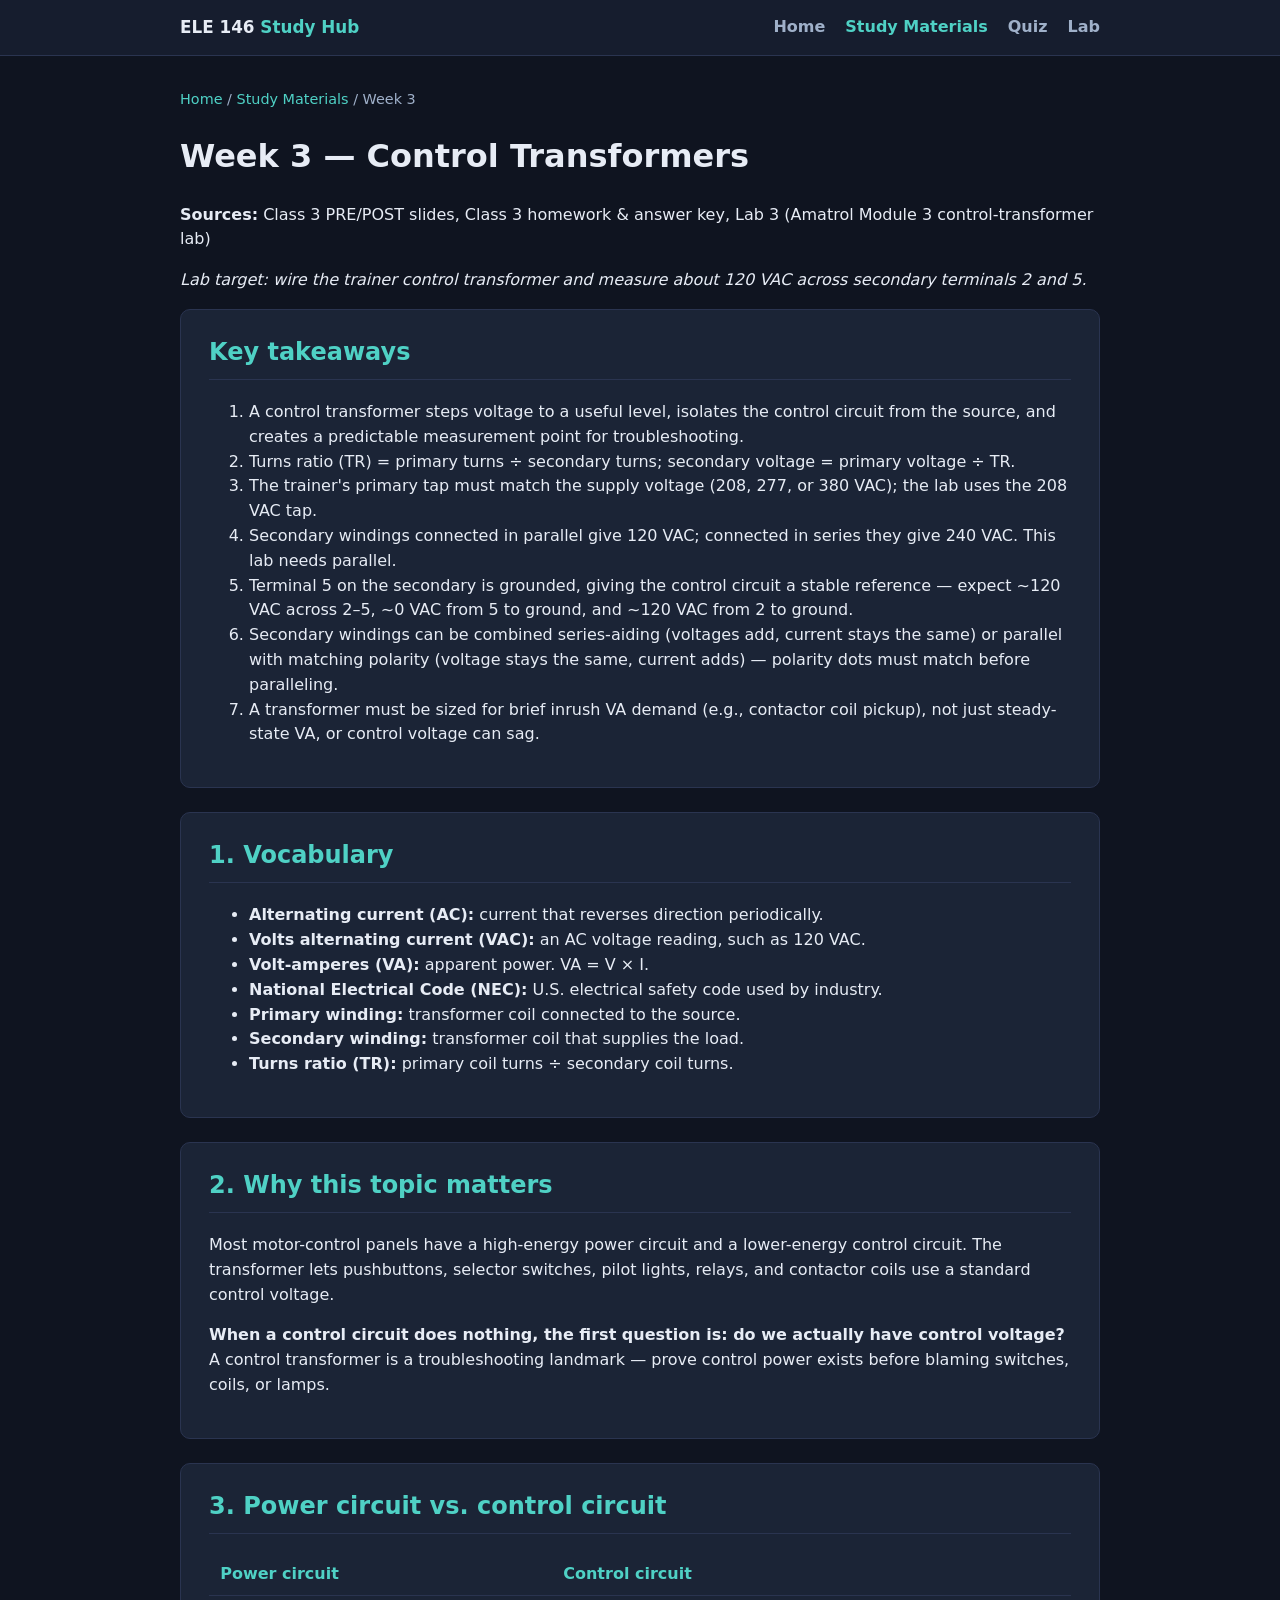
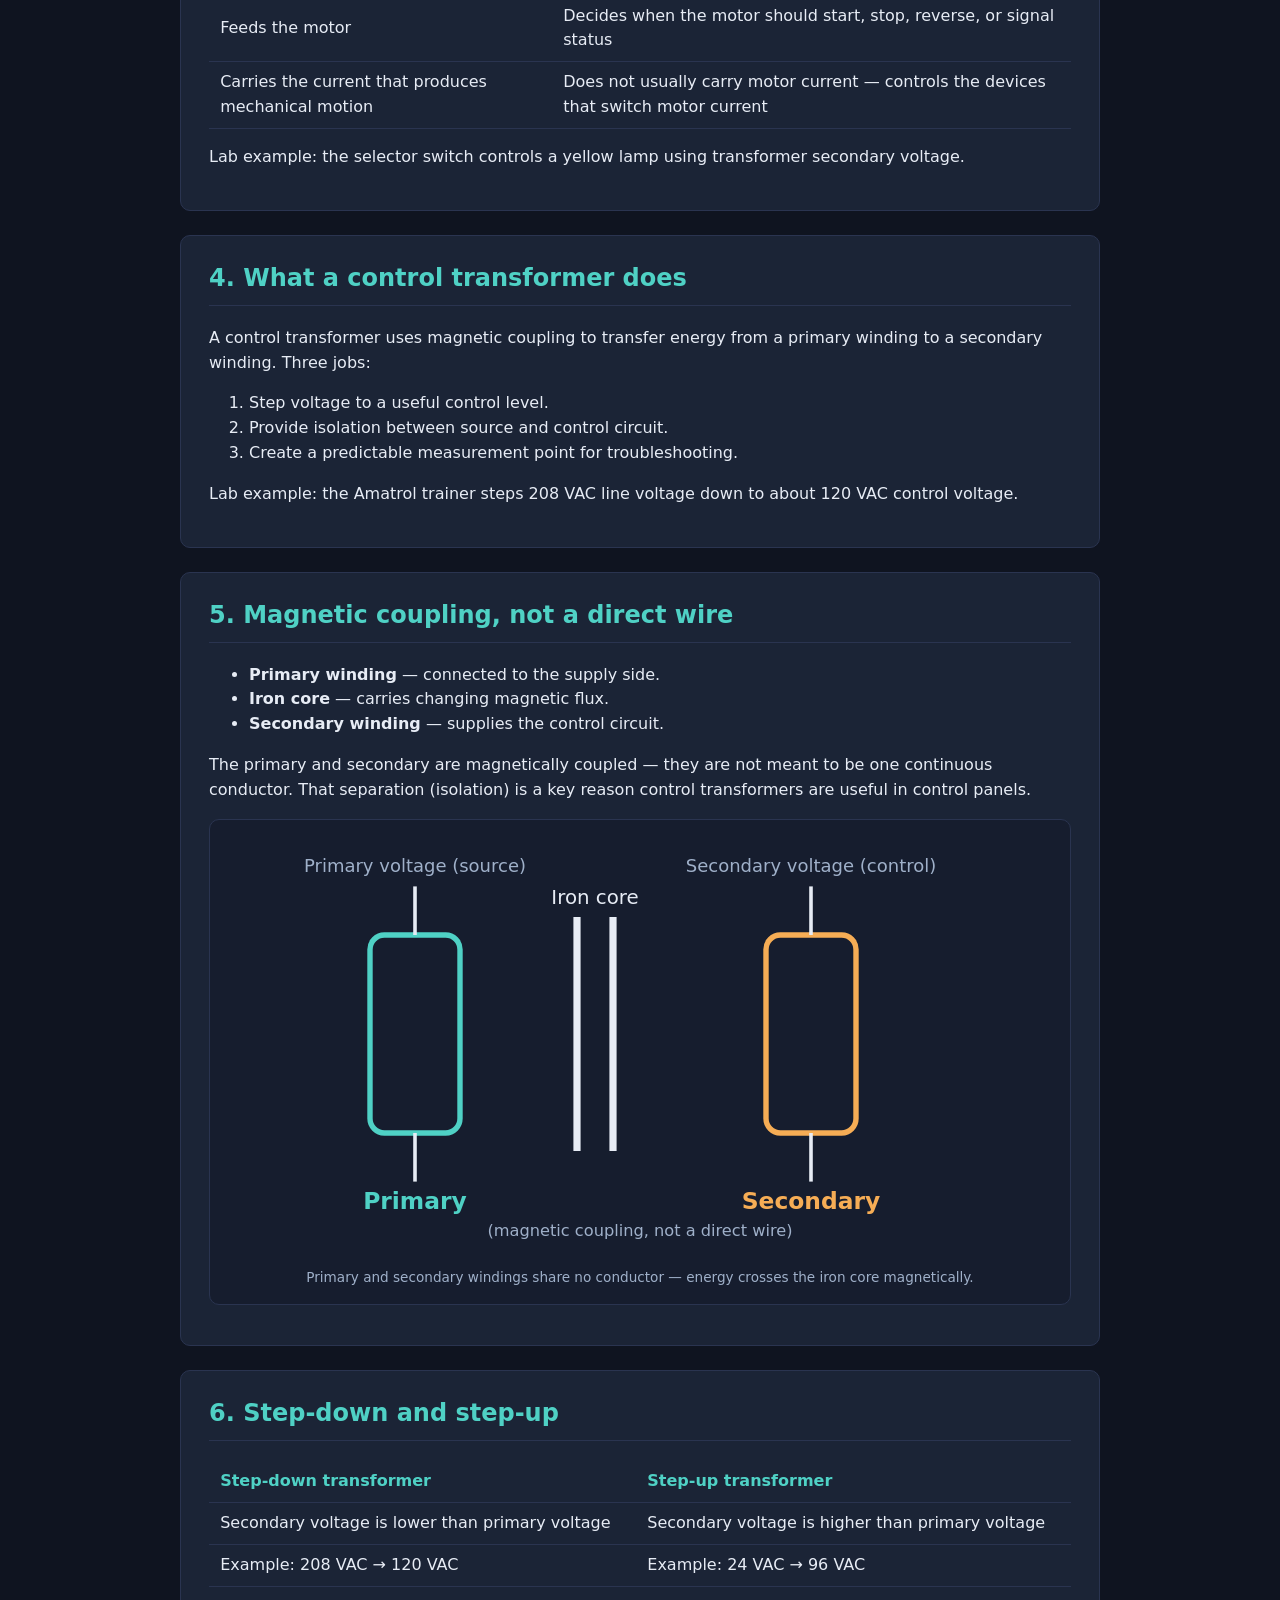
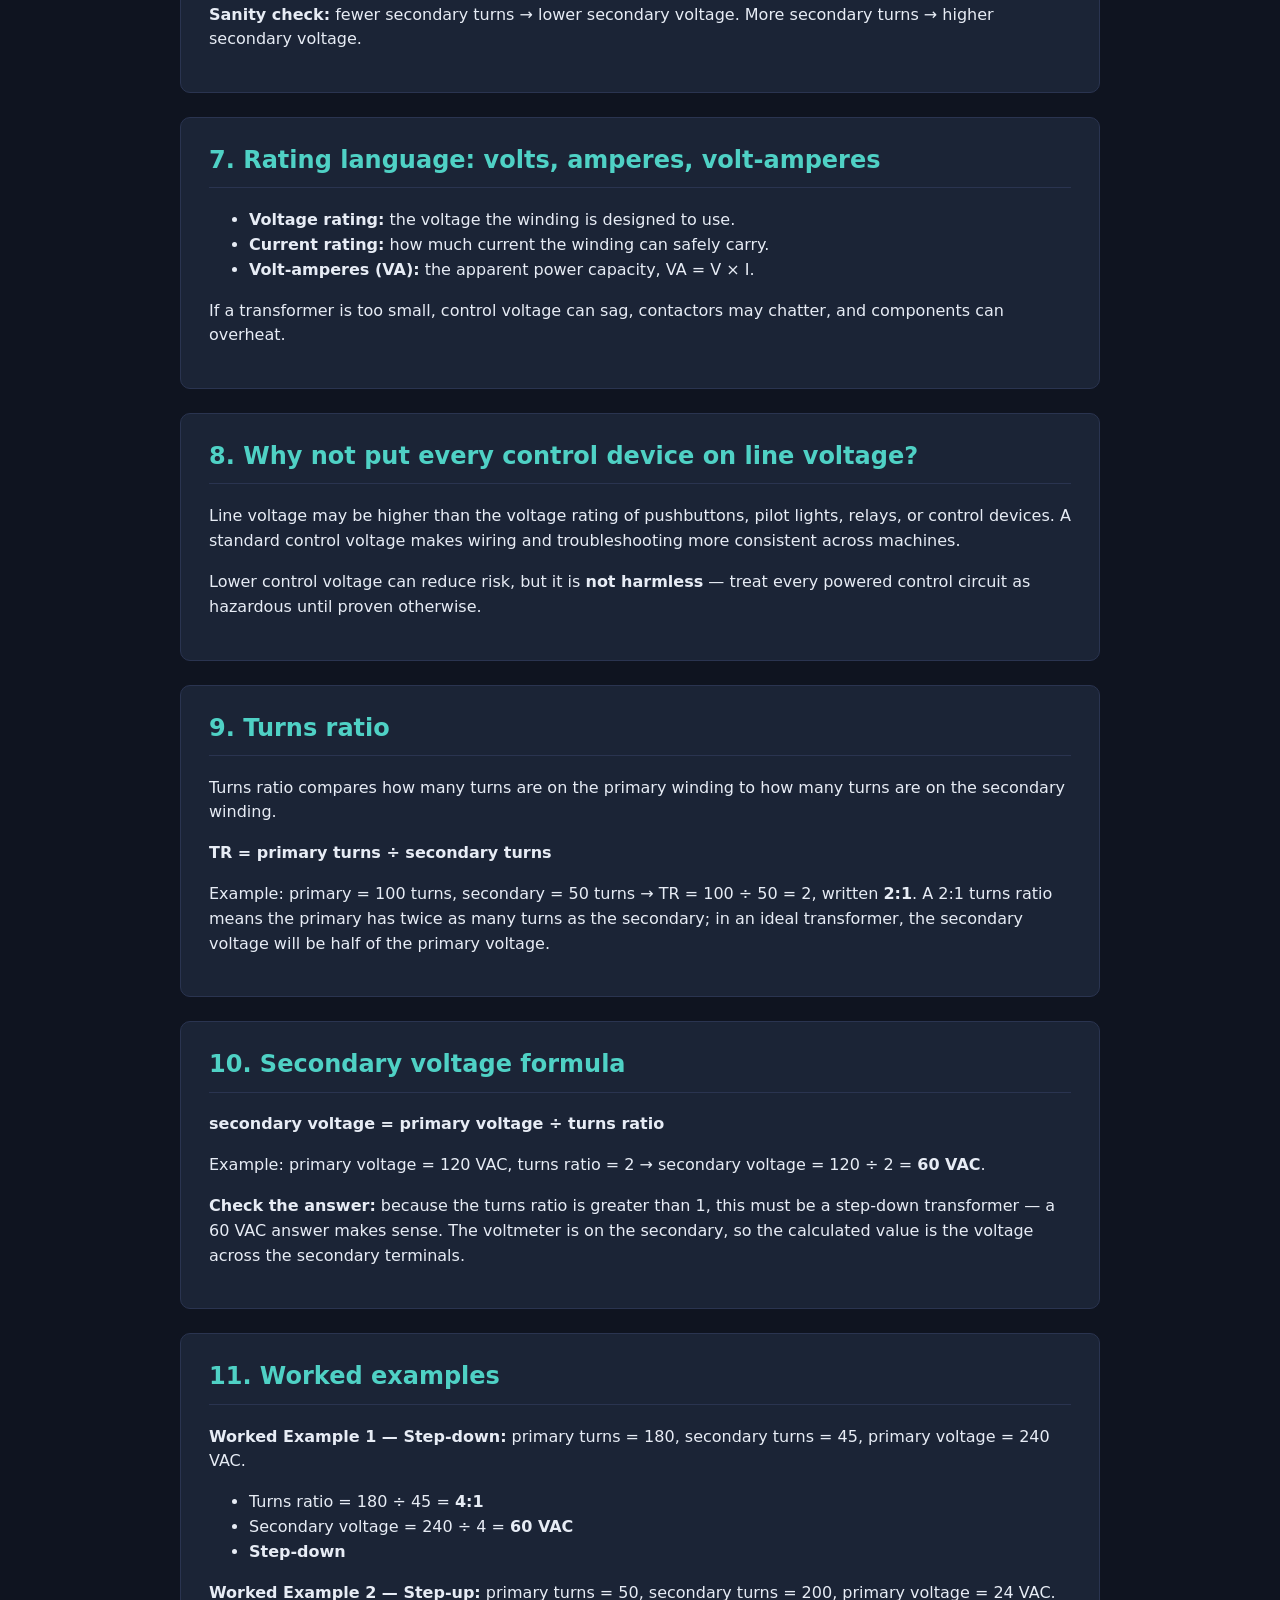
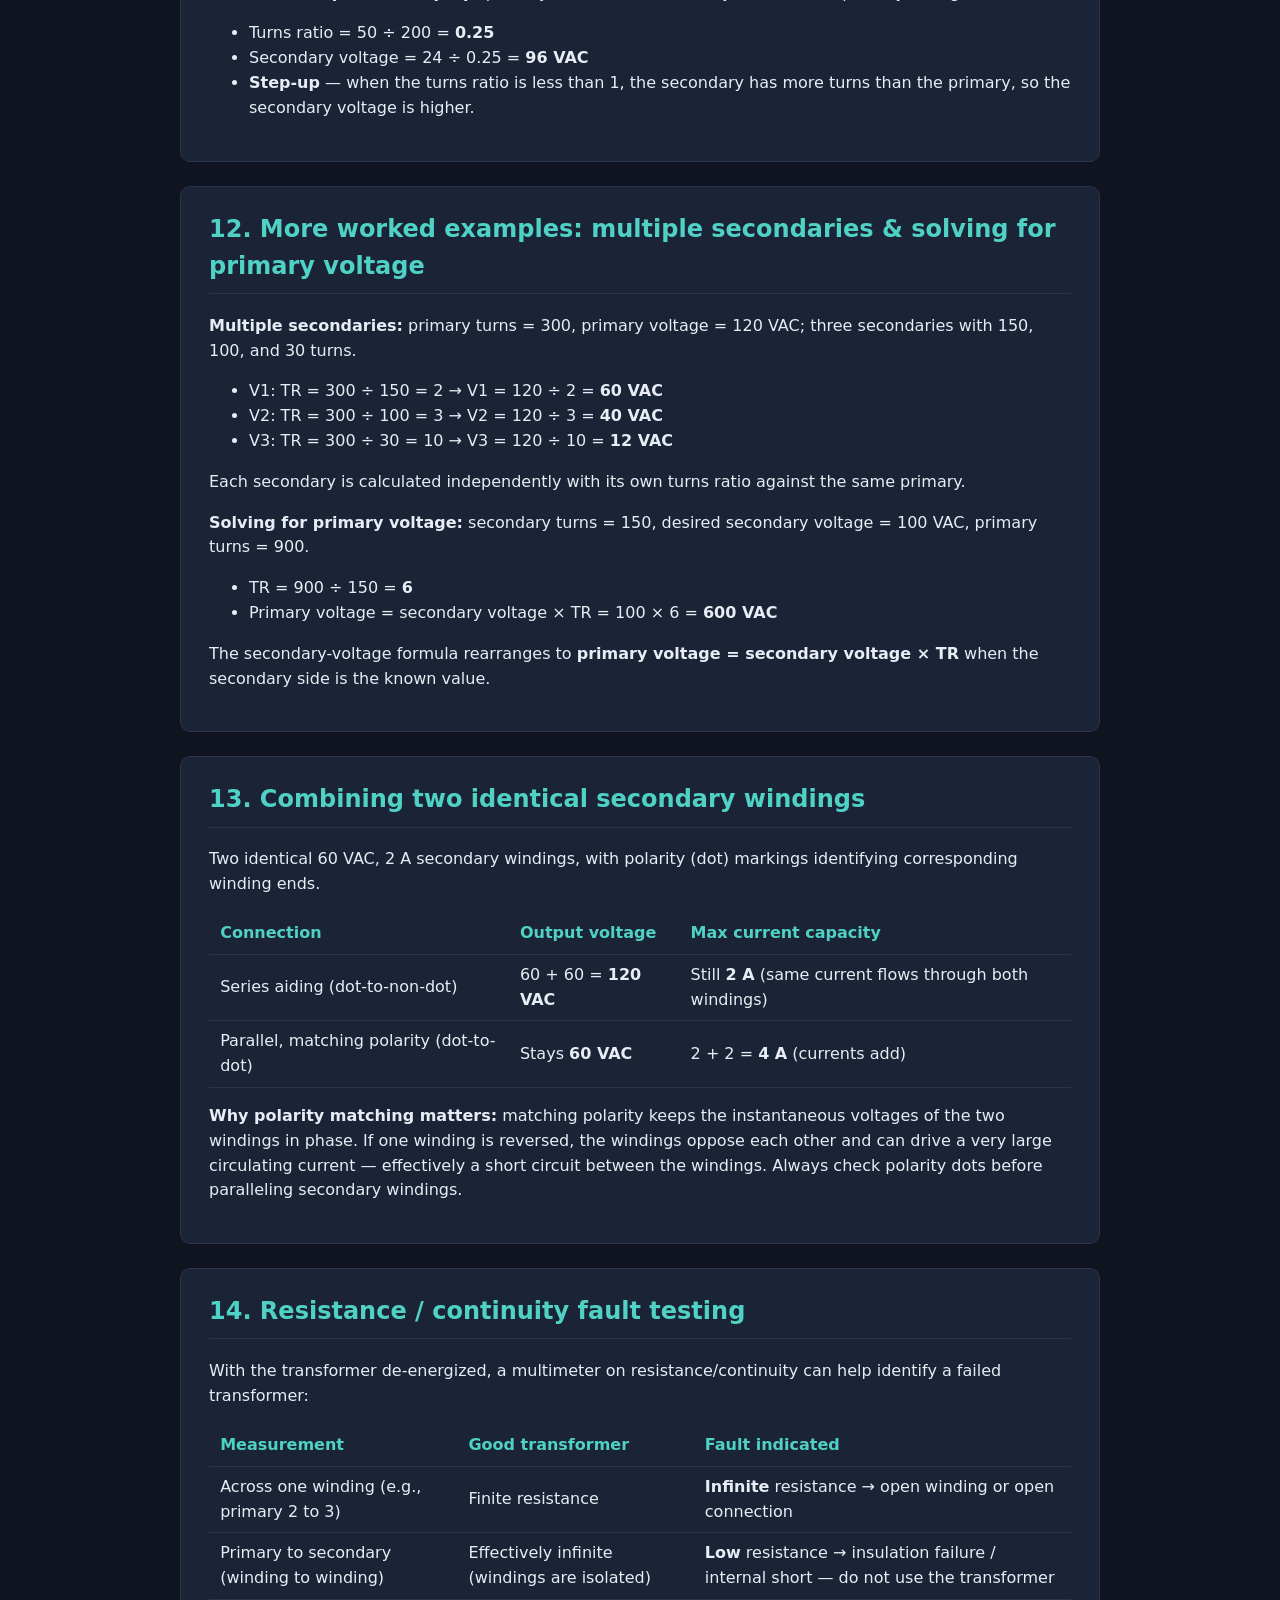
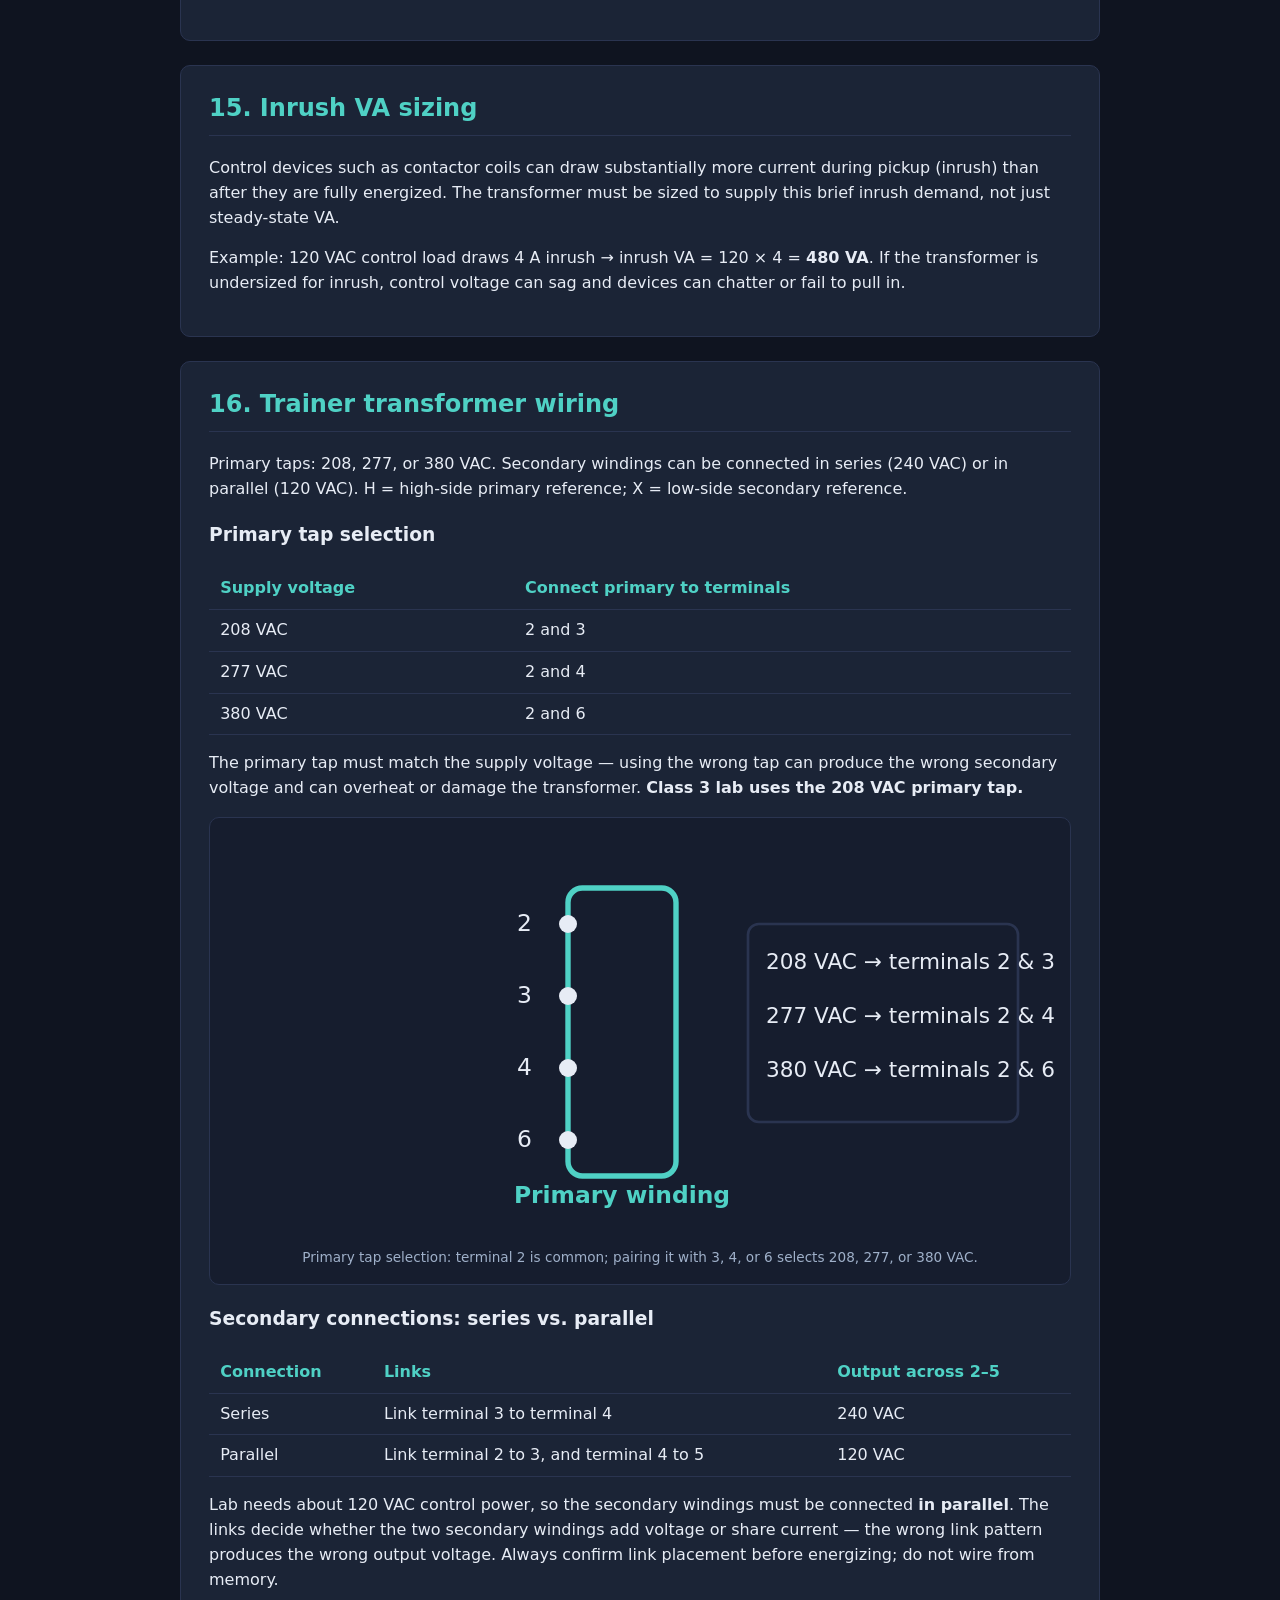
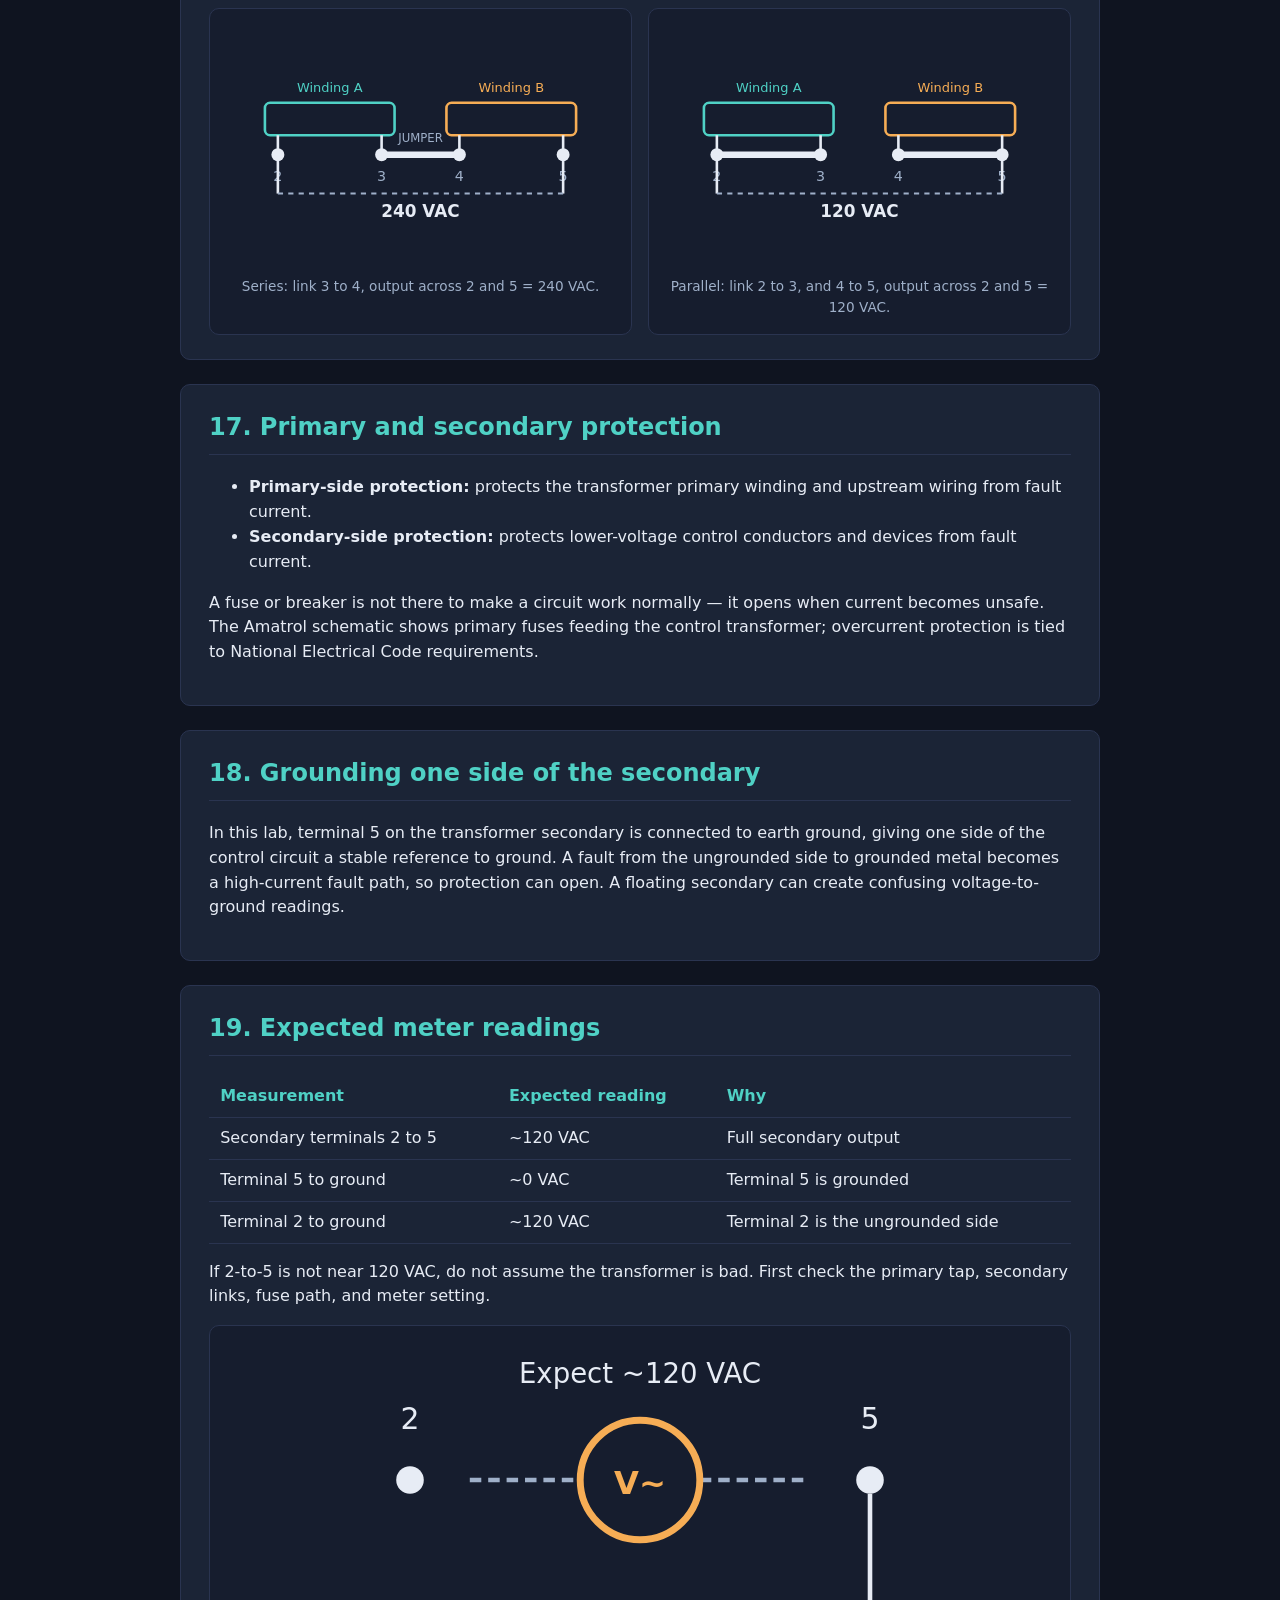
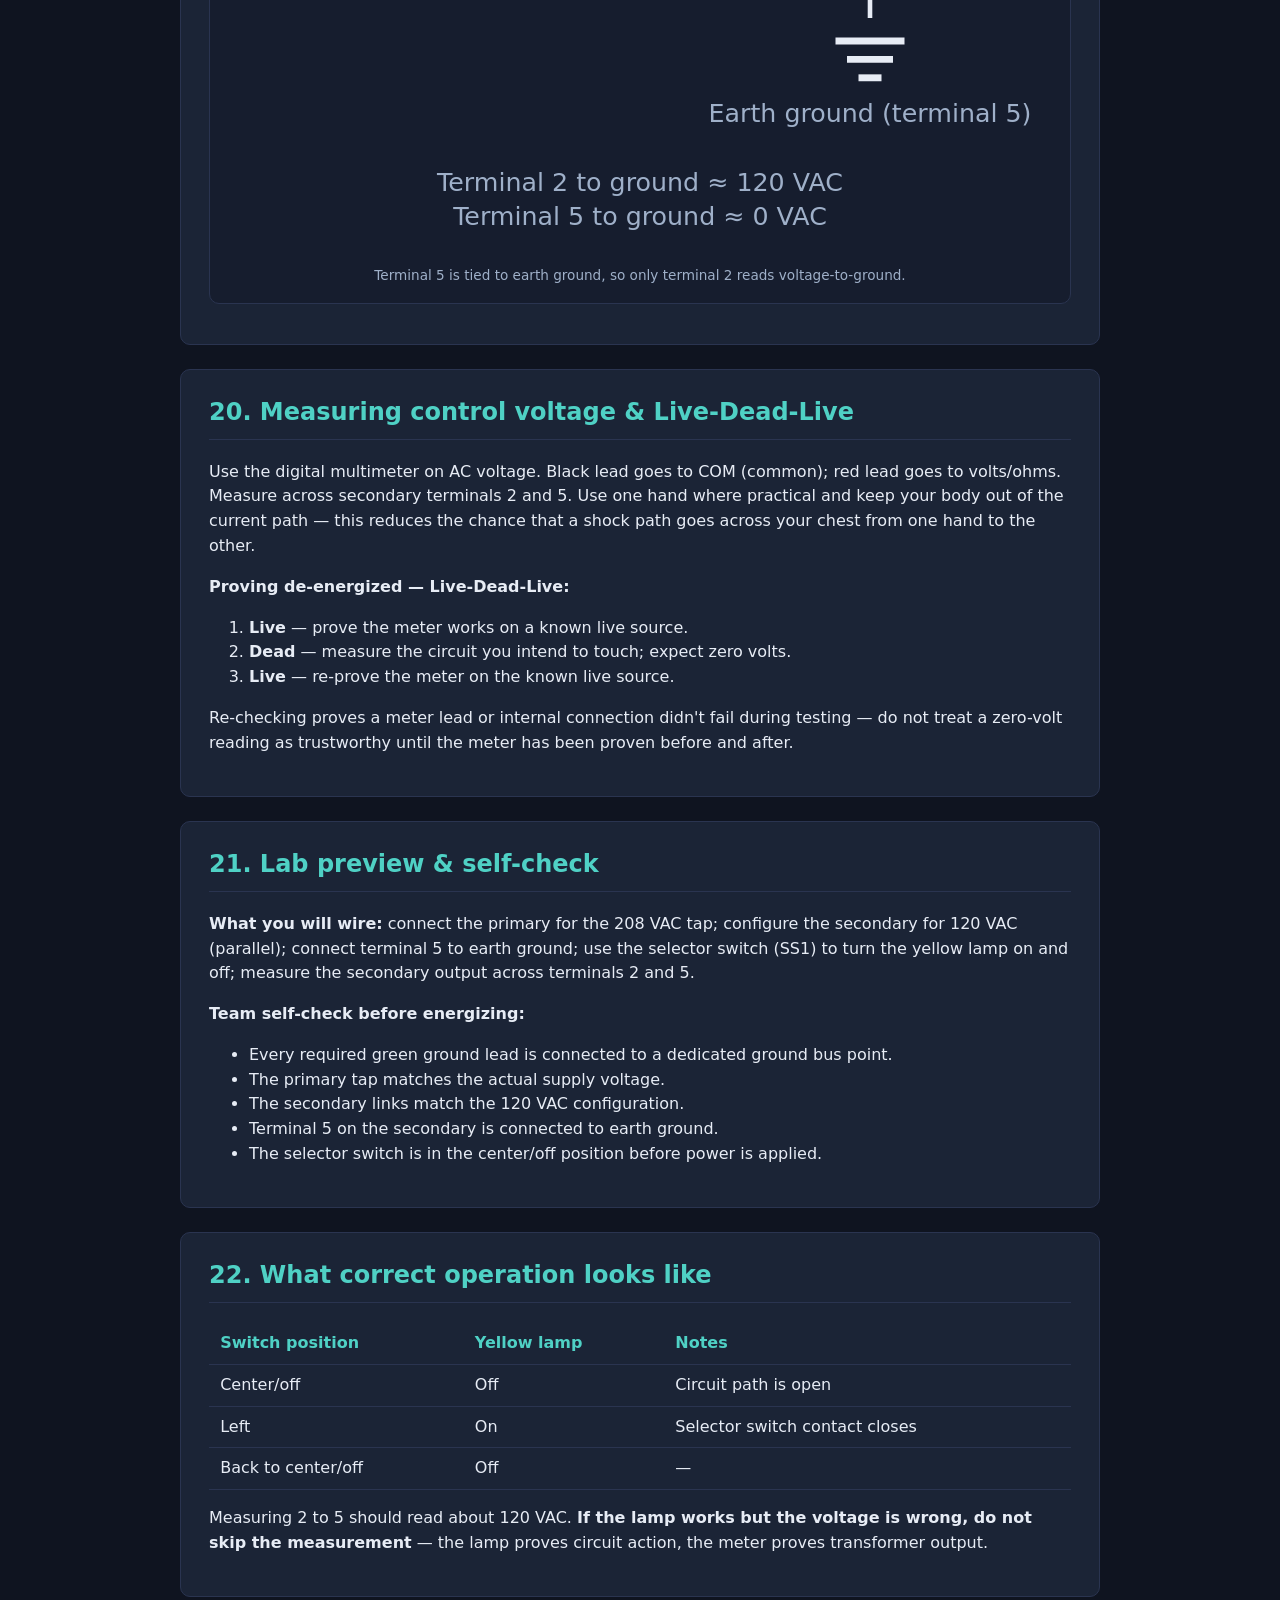
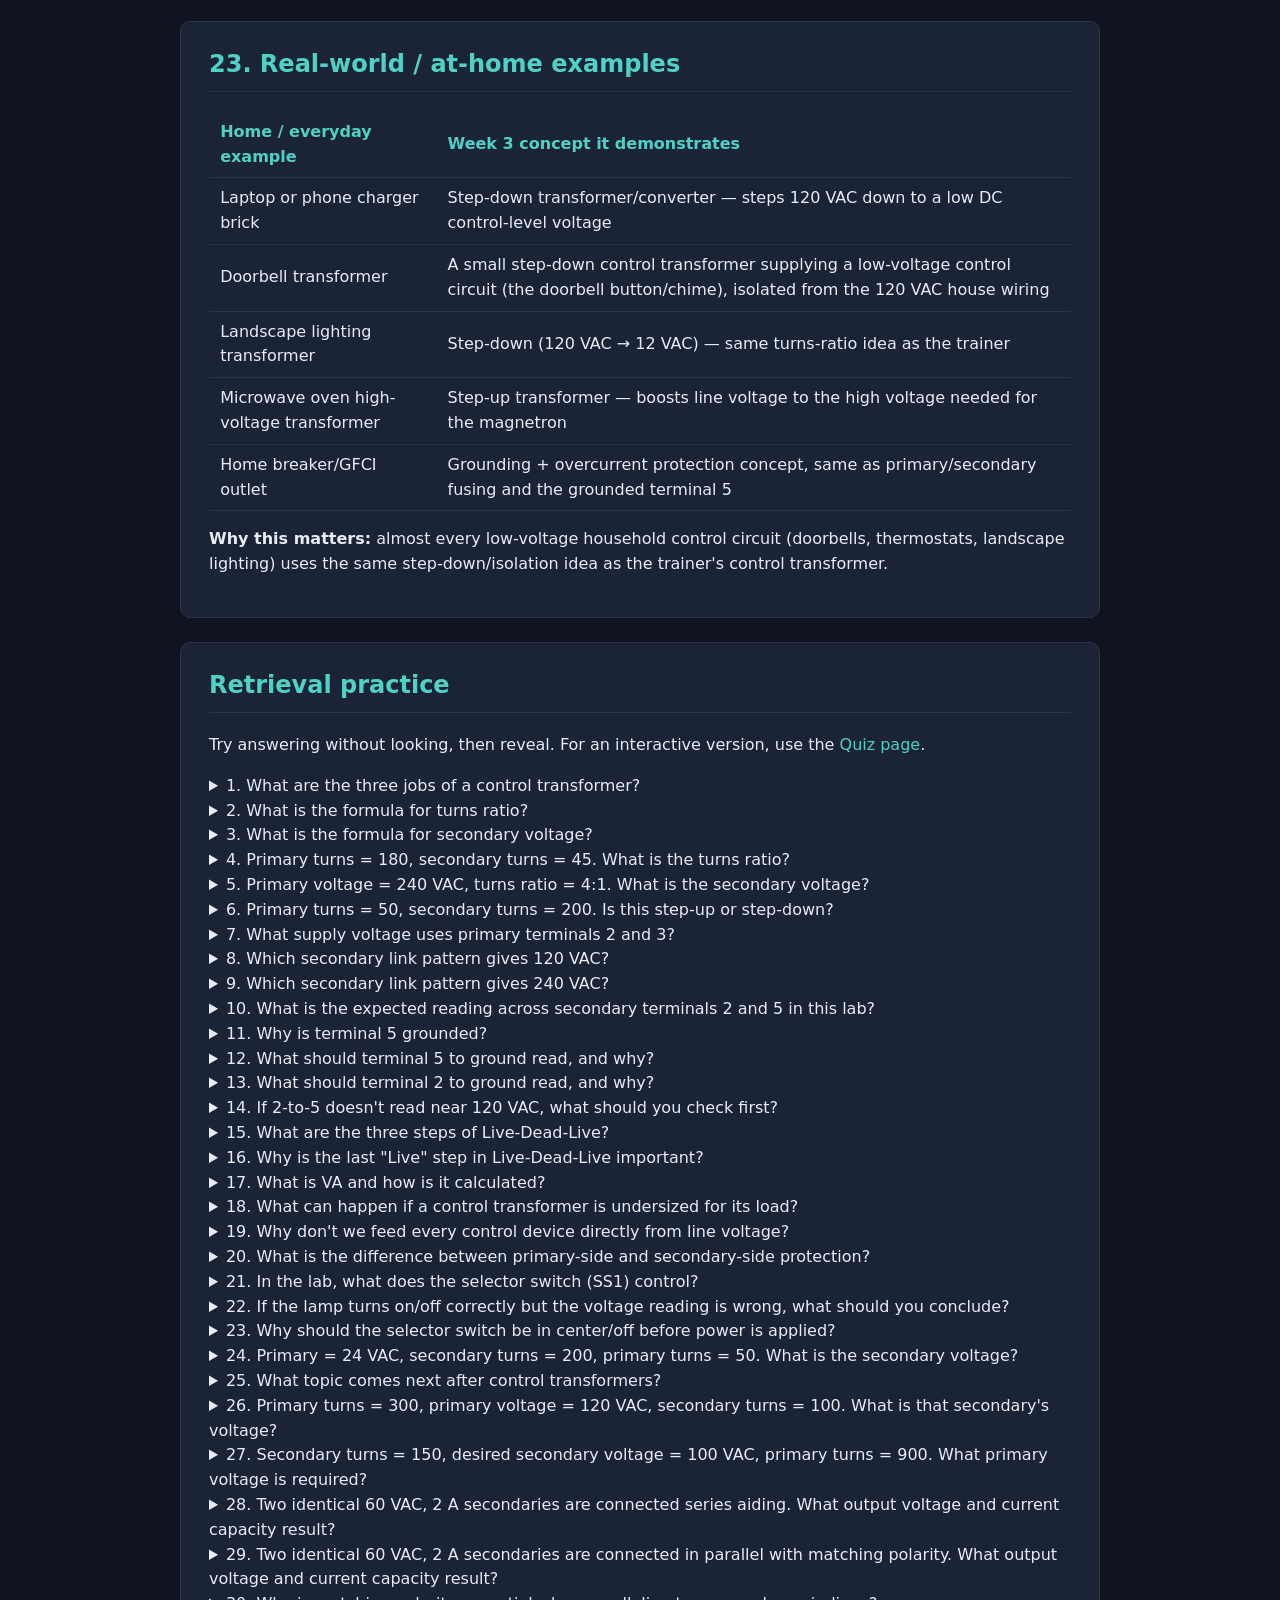
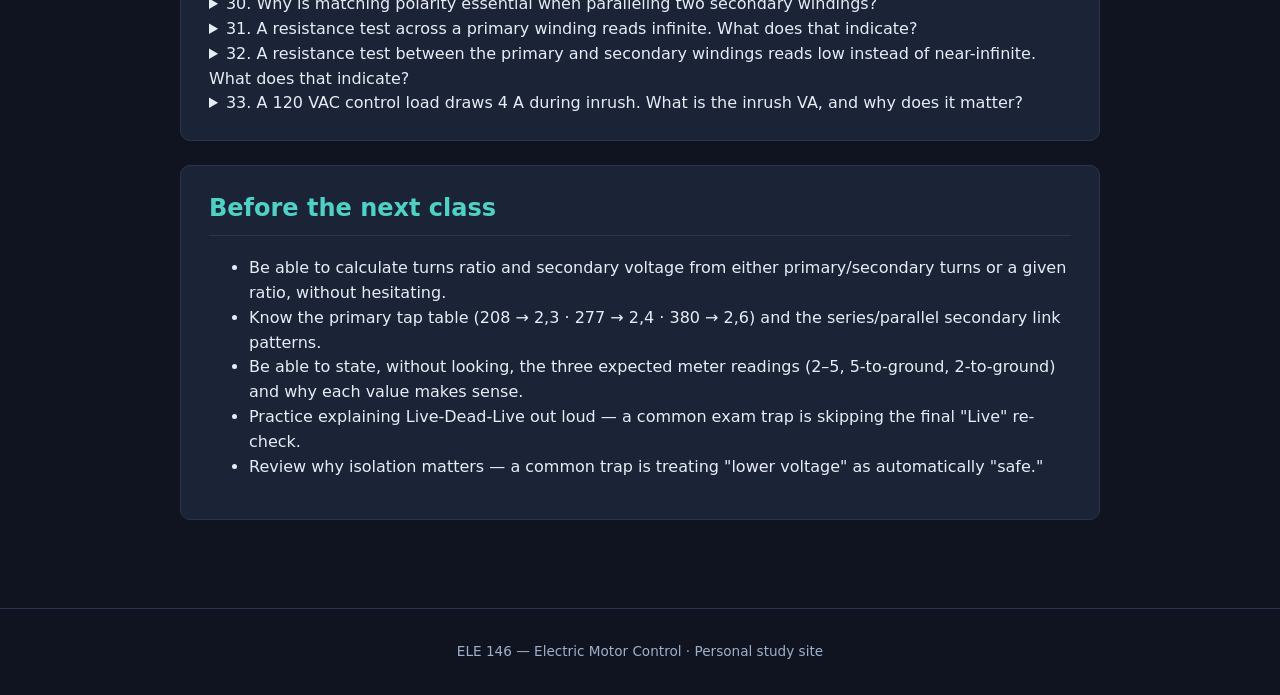
<file: study/week3.html>
<!DOCTYPE html>
<html lang="en">
<head>
<meta charset="UTF-8" />
<meta name="viewport" content="width=device-width, initial-scale=1.0" />
<title>Week 3: Control Transformers — ELE 146</title>
<link rel="stylesheet" href="/css/style.css" />
</head>
<body>
<header class="site-header">
  <nav class="nav">
    <div class="brand">ELE 146 <span>Study Hub</span></div>
    <div class="nav-links">
      <a href="/index.html">Home</a>
      <a href="/study/index.html" class="active">Study Materials</a>
      <a href="/quiz/index.html">Quiz</a>
      <a href="/lab/index.html">Lab</a>
    </div>
  </nav>
</header>

<main>
  <div class="breadcrumb"><a href="/index.html">Home</a> / <a href="/study/index.html">Study Materials</a> / Week 3</div>
  <h1>Week 3 — Control Transformers</h1>
  <p><strong>Sources:</strong> Class 3 PRE/POST slides, Class 3 homework &amp; answer key, Lab 3 (Amatrol Module 3 control-transformer lab)</p>
  <p><em>Lab target: wire the trainer control transformer and measure about 120 VAC across secondary terminals 2 and 5.</em></p>

  <section class="content-block">
    <h2>Key takeaways</h2>
    <ol>
      <li>A control transformer steps voltage to a useful level, isolates the control circuit from the source, and creates a predictable measurement point for troubleshooting.</li>
      <li>Turns ratio (TR) = primary turns &divide; secondary turns; secondary voltage = primary voltage &divide; TR.</li>
      <li>The trainer's primary tap must match the supply voltage (208, 277, or 380 VAC); the lab uses the 208 VAC tap.</li>
      <li>Secondary windings connected in parallel give 120 VAC; connected in series they give 240 VAC. This lab needs parallel.</li>
      <li>Terminal 5 on the secondary is grounded, giving the control circuit a stable reference &mdash; expect ~120 VAC across 2&ndash;5, ~0 VAC from 5 to ground, and ~120 VAC from 2 to ground.</li>
      <li>Secondary windings can be combined series-aiding (voltages add, current stays the same) or parallel with matching polarity (voltage stays the same, current adds) &mdash; polarity dots must match before paralleling.</li>
      <li>A transformer must be sized for brief inrush VA demand (e.g., contactor coil pickup), not just steady-state VA, or control voltage can sag.</li>
    </ol>
  </section>

  <section class="content-block">
    <h2>1. Vocabulary</h2>
    <ul>
      <li><strong>Alternating current (AC):</strong> current that reverses direction periodically.</li>
      <li><strong>Volts alternating current (VAC):</strong> an AC voltage reading, such as 120 VAC.</li>
      <li><strong>Volt-amperes (VA):</strong> apparent power. VA = V &times; I.</li>
      <li><strong>National Electrical Code (NEC):</strong> U.S. electrical safety code used by industry.</li>
      <li><strong>Primary winding:</strong> transformer coil connected to the source.</li>
      <li><strong>Secondary winding:</strong> transformer coil that supplies the load.</li>
      <li><strong>Turns ratio (TR):</strong> primary coil turns &divide; secondary coil turns.</li>
    </ul>
  </section>

  <section class="content-block">
    <h2>2. Why this topic matters</h2>
    <p>Most motor-control panels have a high-energy power circuit and a lower-energy control circuit. The transformer lets pushbuttons, selector switches, pilot lights, relays, and contactor coils use a standard control voltage.</p>
    <p><strong>When a control circuit does nothing, the first question is: do we actually have control voltage?</strong> A control transformer is a troubleshooting landmark &mdash; prove control power exists before blaming switches, coils, or lamps.</p>
  </section>

  <section class="content-block">
    <h2>3. Power circuit vs. control circuit</h2>
    <table>
      <tr><th>Power circuit</th><th>Control circuit</th></tr>
      <tr><td>Feeds the motor</td><td>Decides when the motor should start, stop, reverse, or signal status</td></tr>
      <tr><td>Carries the current that produces mechanical motion</td><td>Does not usually carry motor current &mdash; controls the devices that switch motor current</td></tr>
    </table>
    <p>Lab example: the selector switch controls a yellow lamp using transformer secondary voltage.</p>
  </section>

  <section class="content-block">
    <h2>4. What a control transformer does</h2>
    <p>A control transformer uses magnetic coupling to transfer energy from a primary winding to a secondary winding. Three jobs:</p>
    <ol>
      <li>Step voltage to a useful control level.</li>
      <li>Provide isolation between source and control circuit.</li>
      <li>Create a predictable measurement point for troubleshooting.</li>
    </ol>
    <p>Lab example: the Amatrol trainer steps 208 VAC line voltage down to about 120 VAC control voltage.</p>
  </section>

  <section class="content-block">
    <h2>5. Magnetic coupling, not a direct wire</h2>
    <ul>
      <li><strong>Primary winding</strong> &mdash; connected to the supply side.</li>
      <li><strong>Iron core</strong> &mdash; carries changing magnetic flux.</li>
      <li><strong>Secondary winding</strong> &mdash; supplies the control circuit.</li>
    </ul>
    <p>The primary and secondary are magnetically coupled &mdash; they are not meant to be one continuous conductor. That separation (isolation) is a key reason control transformers are useful in control panels.</p>
    <figure class="diagram">
      <svg viewBox="0 0 460 230" xmlns="http://www.w3.org/2000/svg" role="img" aria-label="Transformer magnetic coupling diagram">
        <rect x="80" y="55" width="50" height="110" rx="8" fill="none" stroke="#4fd1c5" stroke-width="3"/>
        <rect x="300" y="55" width="50" height="110" rx="8" fill="none" stroke="#f6ad55" stroke-width="3"/>
        <line x1="195" y1="45" x2="195" y2="175" stroke="#e7ecf5" stroke-width="4"/>
        <line x1="215" y1="45" x2="215" y2="175" stroke="#e7ecf5" stroke-width="4"/>
        <line x1="105" y1="55" x2="105" y2="28" stroke="#e7ecf5" stroke-width="2"/>
        <line x1="325" y1="55" x2="325" y2="28" stroke="#e7ecf5" stroke-width="2"/>
        <line x1="105" y1="165" x2="105" y2="192" stroke="#e7ecf5" stroke-width="2"/>
        <line x1="325" y1="165" x2="325" y2="192" stroke="#e7ecf5" stroke-width="2"/>
        <text x="105" y="20" text-anchor="middle" fill="#9fb0c9" font-size="10">Primary voltage (source)</text>
        <text x="325" y="20" text-anchor="middle" fill="#9fb0c9" font-size="10">Secondary voltage (control)</text>
        <text x="105" y="207" text-anchor="middle" fill="#4fd1c5" font-size="13" font-weight="700">Primary</text>
        <text x="325" y="207" text-anchor="middle" fill="#f6ad55" font-size="13" font-weight="700">Secondary</text>
        <text x="205" y="38" text-anchor="middle" fill="#e7ecf5" font-size="11">Iron core</text>
        <text x="230" y="222" text-anchor="middle" fill="#9fb0c9" font-size="9">(magnetic coupling, not a direct wire)</text>
      </svg>
      <figcaption>Primary and secondary windings share no conductor — energy crosses the iron core magnetically.</figcaption>
    </figure>
  </section>

  <section class="content-block">
    <h2>6. Step-down and step-up</h2>
    <table>
      <tr><th>Step-down transformer</th><th>Step-up transformer</th></tr>
      <tr><td>Secondary voltage is lower than primary voltage</td><td>Secondary voltage is higher than primary voltage</td></tr>
      <tr><td>Example: 208 VAC &rarr; 120 VAC</td><td>Example: 24 VAC &rarr; 96 VAC</td></tr>
    </table>
    <p><strong>Sanity check:</strong> fewer secondary turns &rarr; lower secondary voltage. More secondary turns &rarr; higher secondary voltage.</p>
  </section>

  <section class="content-block">
    <h2>7. Rating language: volts, amperes, volt-amperes</h2>
    <ul>
      <li><strong>Voltage rating:</strong> the voltage the winding is designed to use.</li>
      <li><strong>Current rating:</strong> how much current the winding can safely carry.</li>
      <li><strong>Volt-amperes (VA):</strong> the apparent power capacity, VA = V &times; I.</li>
    </ul>
    <p>If a transformer is too small, control voltage can sag, contactors may chatter, and components can overheat.</p>
  </section>

  <section class="content-block">
    <h2>8. Why not put every control device on line voltage?</h2>
    <p>Line voltage may be higher than the voltage rating of pushbuttons, pilot lights, relays, or control devices. A standard control voltage makes wiring and troubleshooting more consistent across machines.</p>
    <p>Lower control voltage can reduce risk, but it is <strong>not harmless</strong> &mdash; treat every powered control circuit as hazardous until proven otherwise.</p>
  </section>

  <section class="content-block">
    <h2>9. Turns ratio</h2>
    <p>Turns ratio compares how many turns are on the primary winding to how many turns are on the secondary winding.</p>
    <p><strong>TR = primary turns &divide; secondary turns</strong></p>
    <p>Example: primary = 100 turns, secondary = 50 turns &rarr; TR = 100 &divide; 50 = 2, written <strong>2:1</strong>. A 2:1 turns ratio means the primary has twice as many turns as the secondary; in an ideal transformer, the secondary voltage will be half of the primary voltage.</p>
  </section>

  <section class="content-block">
    <h2>10. Secondary voltage formula</h2>
    <p><strong>secondary voltage = primary voltage &divide; turns ratio</strong></p>
    <p>Example: primary voltage = 120 VAC, turns ratio = 2 &rarr; secondary voltage = 120 &divide; 2 = <strong>60 VAC</strong>.</p>
    <p><strong>Check the answer:</strong> because the turns ratio is greater than 1, this must be a step-down transformer &mdash; a 60 VAC answer makes sense. The voltmeter is on the secondary, so the calculated value is the voltage across the secondary terminals.</p>
  </section>

  <section class="content-block">
    <h2>11. Worked examples</h2>
    <p><strong>Worked Example 1 &mdash; Step-down:</strong> primary turns = 180, secondary turns = 45, primary voltage = 240 VAC.</p>
    <ul>
      <li>Turns ratio = 180 &divide; 45 = <strong>4:1</strong></li>
      <li>Secondary voltage = 240 &divide; 4 = <strong>60 VAC</strong></li>
      <li><strong>Step-down</strong></li>
    </ul>
    <p><strong>Worked Example 2 &mdash; Step-up:</strong> primary turns = 50, secondary turns = 200, primary voltage = 24 VAC.</p>
    <ul>
      <li>Turns ratio = 50 &divide; 200 = <strong>0.25</strong></li>
      <li>Secondary voltage = 24 &divide; 0.25 = <strong>96 VAC</strong></li>
      <li><strong>Step-up</strong> &mdash; when the turns ratio is less than 1, the secondary has more turns than the primary, so the secondary voltage is higher.</li>
    </ul>
  </section>

  <section class="content-block">
    <h2>12. More worked examples: multiple secondaries &amp; solving for primary voltage</h2>
    <p><strong>Multiple secondaries:</strong> primary turns = 300, primary voltage = 120 VAC; three secondaries with 150, 100, and 30 turns.</p>
    <ul>
      <li>V1: TR = 300 &divide; 150 = 2 &rarr; V1 = 120 &divide; 2 = <strong>60 VAC</strong></li>
      <li>V2: TR = 300 &divide; 100 = 3 &rarr; V2 = 120 &divide; 3 = <strong>40 VAC</strong></li>
      <li>V3: TR = 300 &divide; 30 = 10 &rarr; V3 = 120 &divide; 10 = <strong>12 VAC</strong></li>
    </ul>
    <p>Each secondary is calculated independently with its own turns ratio against the same primary.</p>
    <p><strong>Solving for primary voltage:</strong> secondary turns = 150, desired secondary voltage = 100 VAC, primary turns = 900.</p>
    <ul>
      <li>TR = 900 &divide; 150 = <strong>6</strong></li>
      <li>Primary voltage = secondary voltage &times; TR = 100 &times; 6 = <strong>600 VAC</strong></li>
    </ul>
    <p>The secondary-voltage formula rearranges to <strong>primary voltage = secondary voltage &times; TR</strong> when the secondary side is the known value.</p>
  </section>

  <section class="content-block">
    <h2>13. Combining two identical secondary windings</h2>
    <p>Two identical 60 VAC, 2 A secondary windings, with polarity (dot) markings identifying corresponding winding ends.</p>
    <table>
      <tr><th>Connection</th><th>Output voltage</th><th>Max current capacity</th></tr>
      <tr><td>Series aiding (dot-to-non-dot)</td><td>60 + 60 = <strong>120 VAC</strong></td><td>Still <strong>2 A</strong> (same current flows through both windings)</td></tr>
      <tr><td>Parallel, matching polarity (dot-to-dot)</td><td>Stays <strong>60 VAC</strong></td><td>2 + 2 = <strong>4 A</strong> (currents add)</td></tr>
    </table>
    <p><strong>Why polarity matching matters:</strong> matching polarity keeps the instantaneous voltages of the two windings in phase. If one winding is reversed, the windings oppose each other and can drive a very large circulating current &mdash; effectively a short circuit between the windings. Always check polarity dots before paralleling secondary windings.</p>
  </section>

  <section class="content-block">
    <h2>14. Resistance / continuity fault testing</h2>
    <p>With the transformer de-energized, a multimeter on resistance/continuity can help identify a failed transformer:</p>
    <table>
      <tr><th>Measurement</th><th>Good transformer</th><th>Fault indicated</th></tr>
      <tr><td>Across one winding (e.g., primary 2 to 3)</td><td>Finite resistance</td><td><strong>Infinite</strong> resistance &rarr; open winding or open connection</td></tr>
      <tr><td>Primary to secondary (winding to winding)</td><td>Effectively infinite (windings are isolated)</td><td><strong>Low</strong> resistance &rarr; insulation failure / internal short &mdash; do not use the transformer</td></tr>
    </table>
  </section>

  <section class="content-block">
    <h2>15. Inrush VA sizing</h2>
    <p>Control devices such as contactor coils can draw substantially more current during pickup (inrush) than after they are fully energized. The transformer must be sized to supply this brief inrush demand, not just steady-state VA.</p>
    <p>Example: 120 VAC control load draws 4 A inrush &rarr; inrush VA = 120 &times; 4 = <strong>480 VA</strong>. If the transformer is undersized for inrush, control voltage can sag and devices can chatter or fail to pull in.</p>
  </section>

  <section class="content-block">
    <h2>16. Trainer transformer wiring</h2>
    <p>Primary taps: 208, 277, or 380 VAC. Secondary windings can be connected in series (240 VAC) or in parallel (120 VAC). H = high-side primary reference; X = low-side secondary reference.</p>
    <h3>Primary tap selection</h3>
    <table>
      <tr><th>Supply voltage</th><th>Connect primary to terminals</th></tr>
      <tr><td>208 VAC</td><td>2 and 3</td></tr>
      <tr><td>277 VAC</td><td>2 and 4</td></tr>
      <tr><td>380 VAC</td><td>2 and 6</td></tr>
    </table>
    <p>The primary tap must match the supply voltage &mdash; using the wrong tap can produce the wrong secondary voltage and can overheat or damage the transformer. <strong>Class 3 lab uses the 208 VAC primary tap.</strong></p>
    <figure class="diagram">
      <svg viewBox="0 0 460 220" xmlns="http://www.w3.org/2000/svg" role="img" aria-label="Primary tap selection diagram">
        <rect x="190" y="30" width="60" height="160" rx="8" fill="none" stroke="#4fd1c5" stroke-width="3"/>
        <text x="220" y="205" text-anchor="middle" fill="#4fd1c5" font-size="13" font-weight="700">Primary winding</text>
        <circle cx="190" cy="50" r="5" fill="#e7ecf5"/>
        <circle cx="190" cy="90" r="5" fill="#e7ecf5"/>
        <circle cx="190" cy="130" r="5" fill="#e7ecf5"/>
        <circle cx="190" cy="170" r="5" fill="#e7ecf5"/>
        <text x="170" y="54" text-anchor="end" fill="#e7ecf5" font-size="13">2</text>
        <text x="170" y="94" text-anchor="end" fill="#e7ecf5" font-size="13">3</text>
        <text x="170" y="134" text-anchor="end" fill="#e7ecf5" font-size="13">4</text>
        <text x="170" y="174" text-anchor="end" fill="#e7ecf5" font-size="13">6</text>
        <rect x="290" y="50" width="150" height="110" rx="6" fill="#161d2e" stroke="#2a3450" stroke-width="1.5"/>
        <text x="300" y="75" fill="#e7ecf5" font-size="12">208 VAC → terminals 2 &amp; 3</text>
        <text x="300" y="105" fill="#e7ecf5" font-size="12">277 VAC → terminals 2 &amp; 4</text>
        <text x="300" y="135" fill="#e7ecf5" font-size="12">380 VAC → terminals 2 &amp; 6</text>
      </svg>
      <figcaption>Primary tap selection: terminal 2 is common; pairing it with 3, 4, or 6 selects 208, 277, or 380 VAC.</figcaption>
    </figure>
    <h3>Secondary connections: series vs. parallel</h3>
    <table>
      <tr><th>Connection</th><th>Links</th><th>Output across 2&ndash;5</th></tr>
      <tr><td>Series</td><td>Link terminal 3 to terminal 4</td><td>240 VAC</td></tr>
      <tr><td>Parallel</td><td>Link terminal 2 to 3, and terminal 4 to 5</td><td>120 VAC</td></tr>
    </table>
    <p>Lab needs about 120 VAC control power, so the secondary windings must be connected <strong>in parallel</strong>. The links decide whether the two secondary windings add voltage or share current &mdash; the wrong link pattern produces the wrong output voltage. Always confirm link placement before energizing; do not wire from memory.</p>
    <div class="diagram-row">
      <figure class="diagram">
        <svg viewBox="0 0 300 180" xmlns="http://www.w3.org/2000/svg" role="img" aria-label="Series secondary wiring diagram, 240 VAC">
          <rect x="30" y="60" width="100" height="25" rx="4" fill="none" stroke="#4fd1c5" stroke-width="2"/>
          <rect x="170" y="60" width="100" height="25" rx="4" fill="none" stroke="#f6ad55" stroke-width="2"/>
          <text x="80" y="52" text-anchor="middle" fill="#4fd1c5" font-size="10">Winding A</text>
          <text x="220" y="52" text-anchor="middle" fill="#f6ad55" font-size="10">Winding B</text>
          <line x1="40" y1="85" x2="40" y2="100" stroke="#e7ecf5" stroke-width="2"/>
          <line x1="120" y1="85" x2="120" y2="100" stroke="#e7ecf5" stroke-width="2"/>
          <line x1="180" y1="85" x2="180" y2="100" stroke="#e7ecf5" stroke-width="2"/>
          <line x1="260" y1="85" x2="260" y2="100" stroke="#e7ecf5" stroke-width="2"/>
          <circle cx="40" cy="100" r="5" fill="#e7ecf5"/>
          <circle cx="120" cy="100" r="5" fill="#e7ecf5"/>
          <circle cx="180" cy="100" r="5" fill="#e7ecf5"/>
          <circle cx="260" cy="100" r="5" fill="#e7ecf5"/>
          <text x="40" y="120" text-anchor="middle" fill="#9fb0c9" font-size="11">2</text>
          <text x="120" y="120" text-anchor="middle" fill="#9fb0c9" font-size="11">3</text>
          <text x="180" y="120" text-anchor="middle" fill="#9fb0c9" font-size="11">4</text>
          <text x="260" y="120" text-anchor="middle" fill="#9fb0c9" font-size="11">5</text>
          <line x1="120" y1="100" x2="180" y2="100" stroke="#e7ecf5" stroke-width="5"/>
          <text x="150" y="90" text-anchor="middle" fill="#9fb0c9" font-size="9">JUMPER</text>
          <line x1="40" y1="100" x2="40" y2="130" stroke="#e7ecf5" stroke-width="2"/>
          <line x1="260" y1="100" x2="260" y2="130" stroke="#e7ecf5" stroke-width="2"/>
          <line x1="40" y1="130" x2="260" y2="130" stroke="#9fb0c9" stroke-width="1.5" stroke-dasharray="4,4"/>
          <text x="150" y="148" text-anchor="middle" fill="#e7ecf5" font-size="13" font-weight="700">240 VAC</text>
        </svg>
        <figcaption>Series: link 3 to 4, output across 2 and 5 = 240 VAC.</figcaption>
      </figure>
      <figure class="diagram">
        <svg viewBox="0 0 300 180" xmlns="http://www.w3.org/2000/svg" role="img" aria-label="Parallel secondary wiring diagram, 120 VAC">
          <rect x="30" y="60" width="100" height="25" rx="4" fill="none" stroke="#4fd1c5" stroke-width="2"/>
          <rect x="170" y="60" width="100" height="25" rx="4" fill="none" stroke="#f6ad55" stroke-width="2"/>
          <text x="80" y="52" text-anchor="middle" fill="#4fd1c5" font-size="10">Winding A</text>
          <text x="220" y="52" text-anchor="middle" fill="#f6ad55" font-size="10">Winding B</text>
          <line x1="40" y1="85" x2="40" y2="100" stroke="#e7ecf5" stroke-width="2"/>
          <line x1="120" y1="85" x2="120" y2="100" stroke="#e7ecf5" stroke-width="2"/>
          <line x1="180" y1="85" x2="180" y2="100" stroke="#e7ecf5" stroke-width="2"/>
          <line x1="260" y1="85" x2="260" y2="100" stroke="#e7ecf5" stroke-width="2"/>
          <circle cx="40" cy="100" r="5" fill="#e7ecf5"/>
          <circle cx="120" cy="100" r="5" fill="#e7ecf5"/>
          <circle cx="180" cy="100" r="5" fill="#e7ecf5"/>
          <circle cx="260" cy="100" r="5" fill="#e7ecf5"/>
          <text x="40" y="120" text-anchor="middle" fill="#9fb0c9" font-size="11">2</text>
          <text x="120" y="120" text-anchor="middle" fill="#9fb0c9" font-size="11">3</text>
          <text x="180" y="120" text-anchor="middle" fill="#9fb0c9" font-size="11">4</text>
          <text x="260" y="120" text-anchor="middle" fill="#9fb0c9" font-size="11">5</text>
          <line x1="40" y1="100" x2="120" y2="100" stroke="#e7ecf5" stroke-width="5"/>
          <line x1="180" y1="100" x2="260" y2="100" stroke="#e7ecf5" stroke-width="5"/>
          <line x1="40" y1="100" x2="40" y2="130" stroke="#e7ecf5" stroke-width="2"/>
          <line x1="260" y1="100" x2="260" y2="130" stroke="#e7ecf5" stroke-width="2"/>
          <line x1="40" y1="130" x2="260" y2="130" stroke="#9fb0c9" stroke-width="1.5" stroke-dasharray="4,4"/>
          <text x="150" y="148" text-anchor="middle" fill="#e7ecf5" font-size="13" font-weight="700">120 VAC</text>
        </svg>
        <figcaption>Parallel: link 2 to 3, and 4 to 5, output across 2 and 5 = 120 VAC.</figcaption>
      </figure>
    </div>
  </section>

  <section class="content-block">
    <h2>17. Primary and secondary protection</h2>
    <ul>
      <li><strong>Primary-side protection:</strong> protects the transformer primary winding and upstream wiring from fault current.</li>
      <li><strong>Secondary-side protection:</strong> protects lower-voltage control conductors and devices from fault current.</li>
    </ul>
    <p>A fuse or breaker is not there to make a circuit work normally &mdash; it opens when current becomes unsafe. The Amatrol schematic shows primary fuses feeding the control transformer; overcurrent protection is tied to National Electrical Code requirements.</p>
  </section>

  <section class="content-block">
    <h2>18. Grounding one side of the secondary</h2>
    <p>In this lab, terminal 5 on the transformer secondary is connected to earth ground, giving one side of the control circuit a stable reference to ground. A fault from the ungrounded side to grounded metal becomes a high-current fault path, so protection can open. A floating secondary can create confusing voltage-to-ground readings.</p>
  </section>

  <section class="content-block">
    <h2>19. Expected meter readings</h2>
    <table>
      <tr><th>Measurement</th><th>Expected reading</th><th>Why</th></tr>
      <tr><td>Secondary terminals 2 to 5</td><td>~120 VAC</td><td>Full secondary output</td></tr>
      <tr><td>Terminal 5 to ground</td><td>~0 VAC</td><td>Terminal 5 is grounded</td></tr>
      <tr><td>Terminal 2 to ground</td><td>~120 VAC</td><td>Terminal 2 is the ungrounded side</td></tr>
    </table>
    <p>If 2-to-5 is not near 120 VAC, do not assume the transformer is bad. First check the primary tap, secondary links, fuse path, and meter setting.</p>
    <figure class="diagram">
      <svg viewBox="0 0 360 220" xmlns="http://www.w3.org/2000/svg" role="img" aria-label="Grounding and meter reading diagram">
        <circle cx="80" cy="60" r="6" fill="#e7ecf5"/>
        <circle cx="280" cy="60" r="6" fill="#e7ecf5"/>
        <text x="80" y="38" text-anchor="middle" fill="#e7ecf5" font-size="13">2</text>
        <text x="280" y="38" text-anchor="middle" fill="#e7ecf5" font-size="13">5</text>
        <line x1="106" y1="60" x2="154" y2="60" stroke="#9fb0c9" stroke-width="2" stroke-dasharray="5,3"/>
        <line x1="206" y1="60" x2="254" y2="60" stroke="#9fb0c9" stroke-width="2" stroke-dasharray="5,3"/>
        <circle cx="180" cy="60" r="26" fill="none" stroke="#f6ad55" stroke-width="3"/>
        <text x="180" y="66" text-anchor="middle" fill="#f6ad55" font-size="14" font-weight="700">V~</text>
        <text x="180" y="18" text-anchor="middle" fill="#e7ecf5" font-size="12">Expect ~120 VAC</text>
        <line x1="280" y1="66" x2="280" y2="120" stroke="#e7ecf5" stroke-width="2"/>
        <line x1="265" y1="130" x2="295" y2="130" stroke="#e7ecf5" stroke-width="3"/>
        <line x1="270" y1="138" x2="290" y2="138" stroke="#e7ecf5" stroke-width="3"/>
        <line x1="275" y1="146" x2="285" y2="146" stroke="#e7ecf5" stroke-width="3"/>
        <text x="280" y="165" text-anchor="middle" fill="#9fb0c9" font-size="11">Earth ground (terminal 5)</text>
        <text x="180" y="195" text-anchor="middle" fill="#9fb0c9" font-size="11">Terminal 2 to ground ≈ 120 VAC</text>
        <text x="180" y="210" text-anchor="middle" fill="#9fb0c9" font-size="11">Terminal 5 to ground ≈ 0 VAC</text>
      </svg>
      <figcaption>Terminal 5 is tied to earth ground, so only terminal 2 reads voltage-to-ground.</figcaption>
    </figure>
  </section>

  <section class="content-block">
    <h2>20. Measuring control voltage &amp; Live-Dead-Live</h2>
    <p>Use the digital multimeter on AC voltage. Black lead goes to COM (common); red lead goes to volts/ohms. Measure across secondary terminals 2 and 5. Use one hand where practical and keep your body out of the current path &mdash; this reduces the chance that a shock path goes across your chest from one hand to the other.</p>
    <p><strong>Proving de-energized &mdash; Live-Dead-Live:</strong></p>
    <ol>
      <li><strong>Live</strong> &mdash; prove the meter works on a known live source.</li>
      <li><strong>Dead</strong> &mdash; measure the circuit you intend to touch; expect zero volts.</li>
      <li><strong>Live</strong> &mdash; re-prove the meter on the known live source.</li>
    </ol>
    <p>Re-checking proves a meter lead or internal connection didn't fail during testing &mdash; do not treat a zero-volt reading as trustworthy until the meter has been proven before and after.</p>
  </section>

  <section class="content-block">
    <h2>21. Lab preview &amp; self-check</h2>
    <p><strong>What you will wire:</strong> connect the primary for the 208 VAC tap; configure the secondary for 120 VAC (parallel); connect terminal 5 to earth ground; use the selector switch (SS1) to turn the yellow lamp on and off; measure the secondary output across terminals 2 and 5.</p>
    <p><strong>Team self-check before energizing:</strong></p>
    <ul>
      <li>Every required green ground lead is connected to a dedicated ground bus point.</li>
      <li>The primary tap matches the actual supply voltage.</li>
      <li>The secondary links match the 120 VAC configuration.</li>
      <li>Terminal 5 on the secondary is connected to earth ground.</li>
      <li>The selector switch is in the center/off position before power is applied.</li>
    </ul>
  </section>

  <section class="content-block">
    <h2>22. What correct operation looks like</h2>
    <table>
      <tr><th>Switch position</th><th>Yellow lamp</th><th>Notes</th></tr>
      <tr><td>Center/off</td><td>Off</td><td>Circuit path is open</td></tr>
      <tr><td>Left</td><td>On</td><td>Selector switch contact closes</td></tr>
      <tr><td>Back to center/off</td><td>Off</td><td>&mdash;</td></tr>
    </table>
    <p>Measuring 2 to 5 should read about 120 VAC. <strong>If the lamp works but the voltage is wrong, do not skip the measurement</strong> &mdash; the lamp proves circuit action, the meter proves transformer output.</p>
  </section>

  <section class="content-block">
    <h2>23. Real-world / at-home examples</h2>
    <table>
      <tr><th>Home / everyday example</th><th>Week 3 concept it demonstrates</th></tr>
      <tr><td>Laptop or phone charger brick</td><td>Step-down transformer/converter &mdash; steps 120 VAC down to a low DC control-level voltage</td></tr>
      <tr><td>Doorbell transformer</td><td>A small step-down control transformer supplying a low-voltage control circuit (the doorbell button/chime), isolated from the 120 VAC house wiring</td></tr>
      <tr><td>Landscape lighting transformer</td><td>Step-down (120 VAC &rarr; 12 VAC) &mdash; same turns-ratio idea as the trainer</td></tr>
      <tr><td>Microwave oven high-voltage transformer</td><td>Step-up transformer &mdash; boosts line voltage to the high voltage needed for the magnetron</td></tr>
      <tr><td>Home breaker/GFCI outlet</td><td>Grounding + overcurrent protection concept, same as primary/secondary fusing and the grounded terminal 5</td></tr>
    </table>
    <p><strong>Why this matters:</strong> almost every low-voltage household control circuit (doorbells, thermostats, landscape lighting) uses the same step-down/isolation idea as the trainer's control transformer.</p>
  </section>

  <section class="content-block">
    <h2>Retrieval practice</h2>
    <p>Try answering without looking, then reveal. For an interactive version, use the <a href="/quiz/index.html">Quiz page</a>.</p>
    <details><summary>1. What are the three jobs of a control transformer?</summary><p>Step voltage to a useful control level, provide isolation between source and control circuit, and create a predictable measurement point for troubleshooting.</p></details>
    <details><summary>2. What is the formula for turns ratio?</summary><p>TR = primary turns &divide; secondary turns.</p></details>
    <details><summary>3. What is the formula for secondary voltage?</summary><p>Secondary voltage = primary voltage &divide; turns ratio.</p></details>
    <details><summary>4. Primary turns = 180, secondary turns = 45. What is the turns ratio?</summary><p>180 &divide; 45 = 4:1.</p></details>
    <details><summary>5. Primary voltage = 240 VAC, turns ratio = 4:1. What is the secondary voltage?</summary><p>240 &divide; 4 = 60 VAC.</p></details>
    <details><summary>6. Primary turns = 50, secondary turns = 200. Is this step-up or step-down?</summary><p>Step-up &mdash; turns ratio = 0.25, which is less than 1, so the secondary has more turns and higher voltage.</p></details>
    <details><summary>7. What supply voltage uses primary terminals 2 and 3?</summary><p>208 VAC.</p></details>
    <details><summary>8. Which secondary link pattern gives 120 VAC?</summary><p>Parallel: link terminal 2 to 3, and terminal 4 to 5.</p></details>
    <details><summary>9. Which secondary link pattern gives 240 VAC?</summary><p>Series: link terminal 3 to terminal 4.</p></details>
    <details><summary>10. What is the expected reading across secondary terminals 2 and 5 in this lab?</summary><p>About 120 VAC.</p></details>
    <details><summary>11. Why is terminal 5 grounded?</summary><p>It gives the control circuit a stable reference to ground and helps fault current clear protection.</p></details>
    <details><summary>12. What should terminal 5 to ground read, and why?</summary><p>About 0 VAC, because terminal 5 is the grounded secondary terminal.</p></details>
    <details><summary>13. What should terminal 2 to ground read, and why?</summary><p>About 120 VAC, because terminal 2 is the ungrounded side.</p></details>
    <details><summary>14. If 2-to-5 doesn't read near 120 VAC, what should you check first?</summary><p>The primary tap, secondary links, fuse path, and meter setting &mdash; not assume the transformer is bad.</p></details>
    <details><summary>15. What are the three steps of Live-Dead-Live?</summary><p>1) Prove the meter on a known live source. 2) Measure the circuit you intend to touch (expect zero volts). 3) Re-prove the meter on the known live source.</p></details>
    <details><summary>16. Why is the last "Live" step in Live-Dead-Live important?</summary><p>A meter lead or internal connection can fail during testing; re-checking proves the zero-volt reading was real.</p></details>
    <details><summary>17. What is VA and how is it calculated?</summary><p>Volt-amperes, apparent power. VA = V &times; I.</p></details>
    <details><summary>18. What can happen if a control transformer is undersized for its load?</summary><p>Control voltage can sag, contactors may chatter, and components can overheat.</p></details>
    <details><summary>19. Why don't we feed every control device directly from line voltage?</summary><p>Line voltage may exceed the voltage rating of control devices; a standard control voltage keeps wiring/troubleshooting consistent across machines.</p></details>
    <details><summary>20. What is the difference between primary-side and secondary-side protection?</summary><p>Primary-side protects the transformer primary winding and upstream wiring; secondary-side protects the lower-voltage control conductors and devices.</p></details>
    <details><summary>21. In the lab, what does the selector switch (SS1) control?</summary><p>The yellow lamp, powered by the transformer's secondary (control) voltage.</p></details>
    <details><summary>22. If the lamp turns on/off correctly but the voltage reading is wrong, what should you conclude?</summary><p>Do not skip the measurement &mdash; the lamp only proves circuit action, not that the transformer output voltage is correct.</p></details>
    <details><summary>23. Why should the selector switch be in center/off before power is applied?</summary><p>So the circuit starts in a known, safe state before energizing.</p></details>
    <details><summary>24. Primary = 24 VAC, secondary turns = 200, primary turns = 50. What is the secondary voltage?</summary><p>Turns ratio = 50 &divide; 200 = 0.25; secondary voltage = 24 &divide; 0.25 = 96 VAC.</p></details>
    <details><summary>25. What topic comes next after control transformers?</summary><p>Ladder logic &mdash; rails, rungs, normally open/closed contacts, coils, and device tags, powered by the control transformer studied this week.</p></details>
    <details><summary>26. Primary turns = 300, primary voltage = 120 VAC, secondary turns = 100. What is that secondary's voltage?</summary><p>TR = 300 &divide; 100 = 3; secondary voltage = 120 &divide; 3 = 40 VAC.</p></details>
    <details><summary>27. Secondary turns = 150, desired secondary voltage = 100 VAC, primary turns = 900. What primary voltage is required?</summary><p>TR = 900 &divide; 150 = 6; primary voltage = 100 &times; 6 = 600 VAC.</p></details>
    <details><summary>28. Two identical 60 VAC, 2 A secondaries are connected series aiding. What output voltage and current capacity result?</summary><p>120 VAC output (60 + 60); current capacity stays 2 A because the same current flows through both windings.</p></details>
    <details><summary>29. Two identical 60 VAC, 2 A secondaries are connected in parallel with matching polarity. What output voltage and current capacity result?</summary><p>60 VAC output (unchanged); current capacity becomes 4 A (2 + 2) because the currents add.</p></details>
    <details><summary>30. Why is matching polarity essential when paralleling two secondary windings?</summary><p>Matching polarity keeps the windings in phase; a reversed winding opposes the other and can drive a very large circulating current &mdash; effectively a short circuit between the windings.</p></details>
    <details><summary>31. A resistance test across a primary winding reads infinite. What does that indicate?</summary><p>An open winding or open connection in that part of the winding.</p></details>
    <details><summary>32. A resistance test between the primary and secondary windings reads low instead of near-infinite. What does that indicate?</summary><p>Insulation failure or an internal short between windings &mdash; the transformer should not be used.</p></details>
    <details><summary>33. A 120 VAC control load draws 4 A during inrush. What is the inrush VA, and why does it matter?</summary><p>Inrush VA = 120 &times; 4 = 480 VA. The transformer must be able to supply this brief higher demand (e.g., contactor coil pickup) or control voltage can sag and devices can chatter or fail to pull in.</p></details>
  </section>

  <section class="content-block">
    <h2>Before the next class</h2>
    <ul>
      <li>Be able to calculate turns ratio and secondary voltage from either primary/secondary turns or a given ratio, without hesitating.</li>
      <li>Know the primary tap table (208 &rarr; 2,3 &middot; 277 &rarr; 2,4 &middot; 380 &rarr; 2,6) and the series/parallel secondary link patterns.</li>
      <li>Be able to state, without looking, the three expected meter readings (2&ndash;5, 5-to-ground, 2-to-ground) and why each value makes sense.</li>
      <li>Practice explaining Live-Dead-Live out loud &mdash; a common exam trap is skipping the final "Live" re-check.</li>
      <li>Review why isolation matters &mdash; a common trap is treating "lower voltage" as automatically "safe."</li>
    </ul>
  </section>
</main>

<footer class="site-footer">
  ELE 146 — Electric Motor Control · Personal study site
</footer>
</body>
</html>
</file>
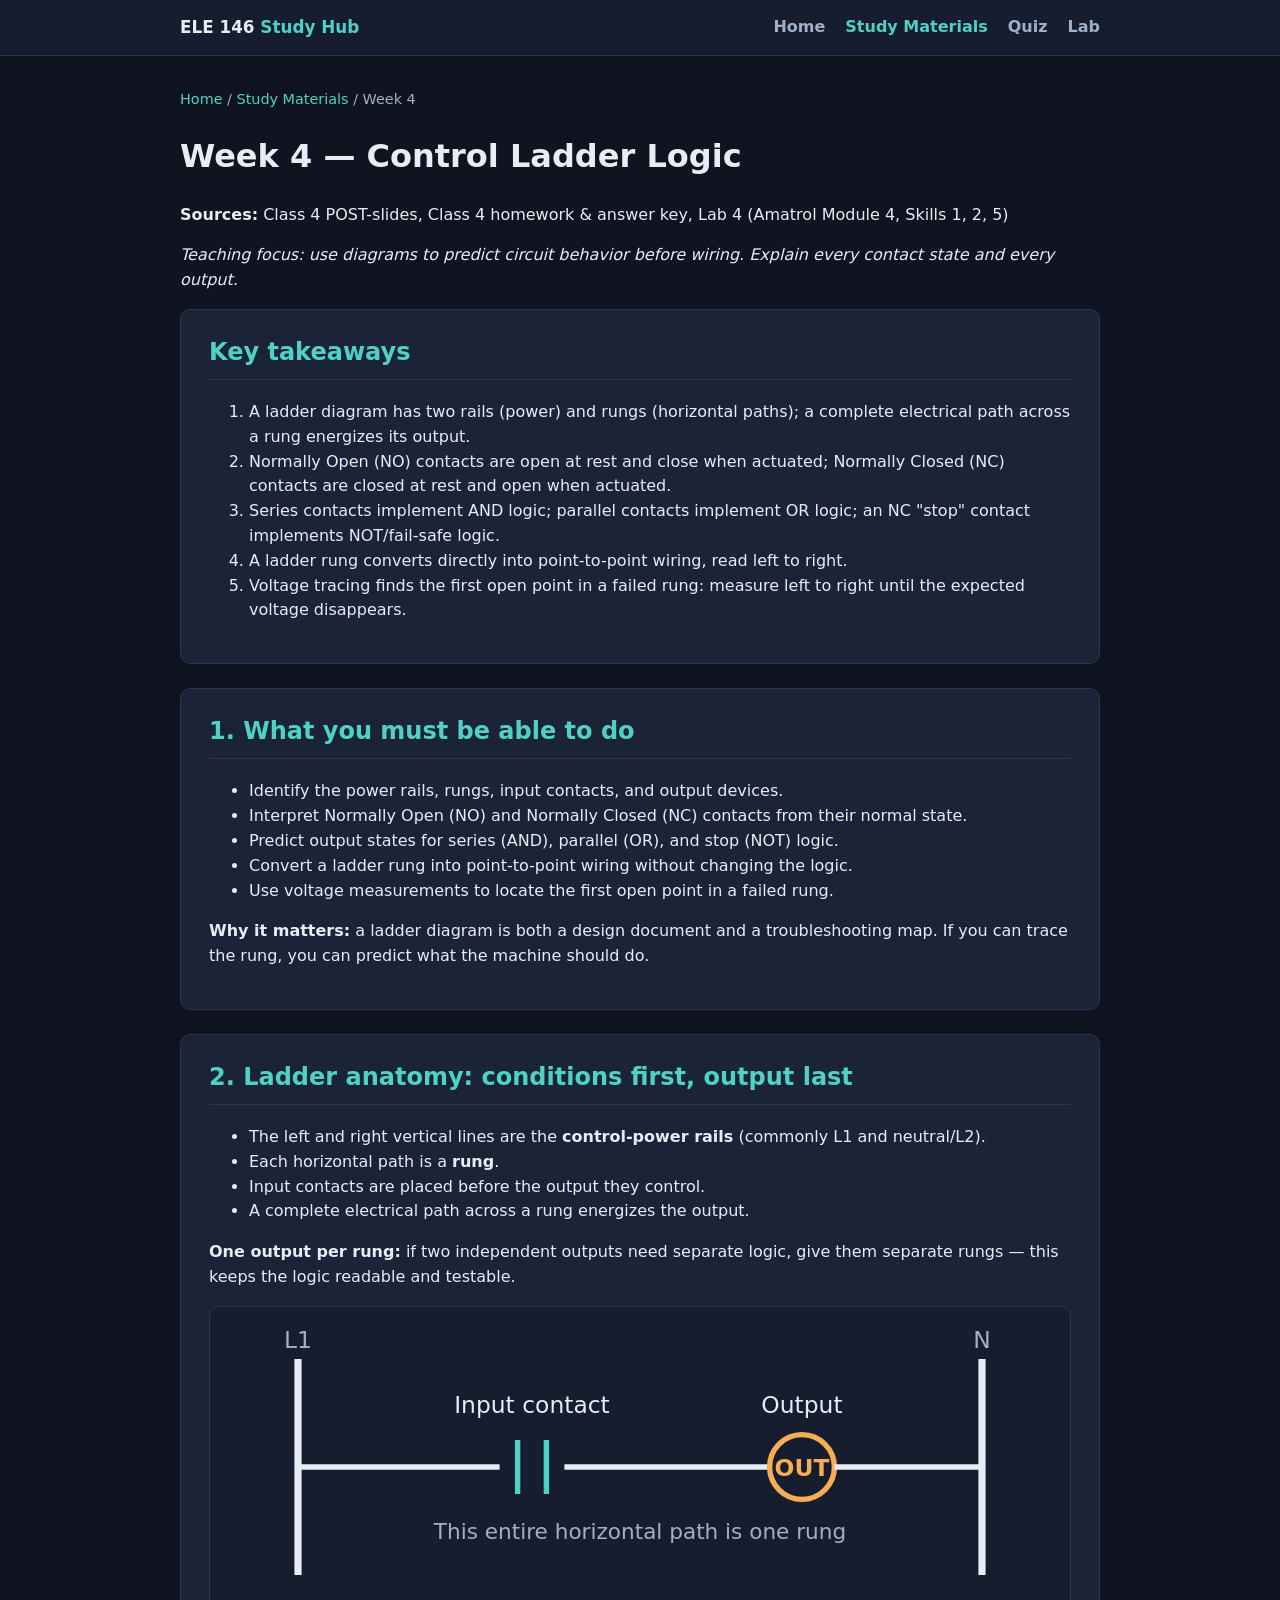
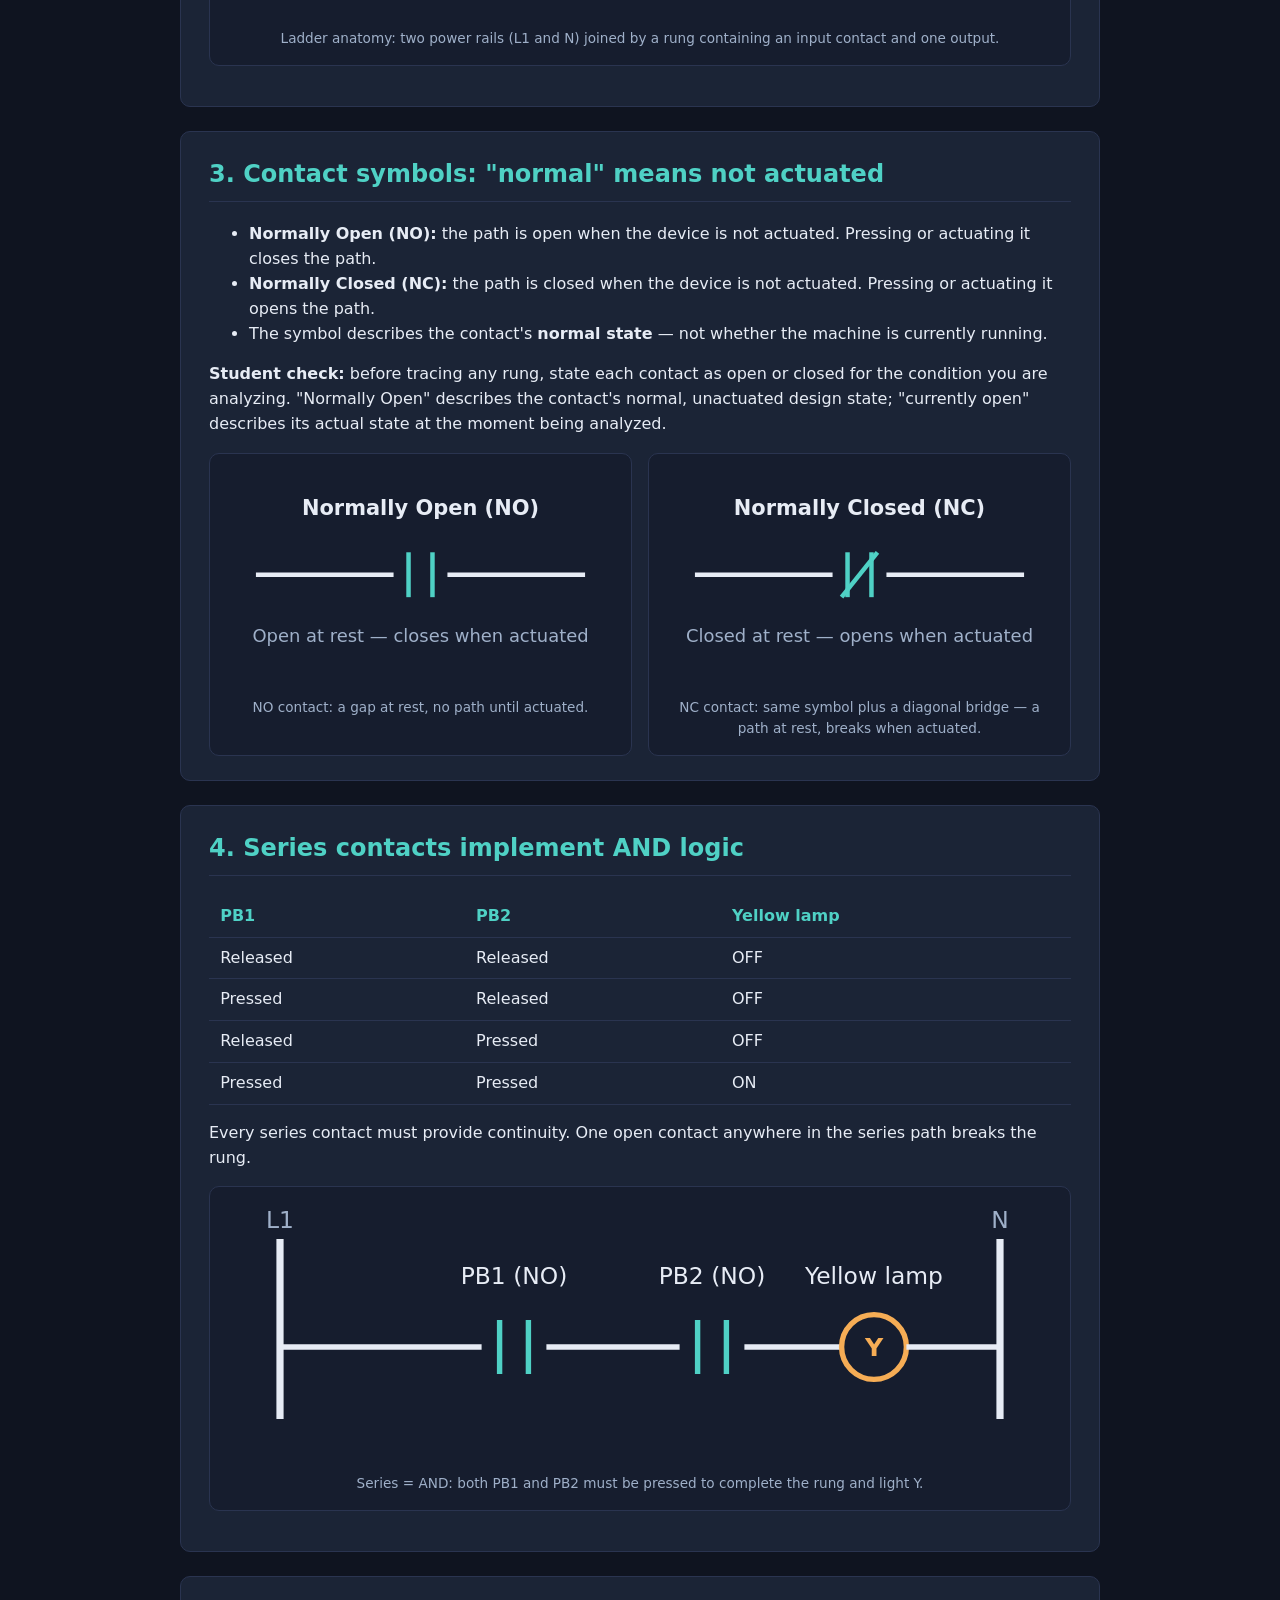
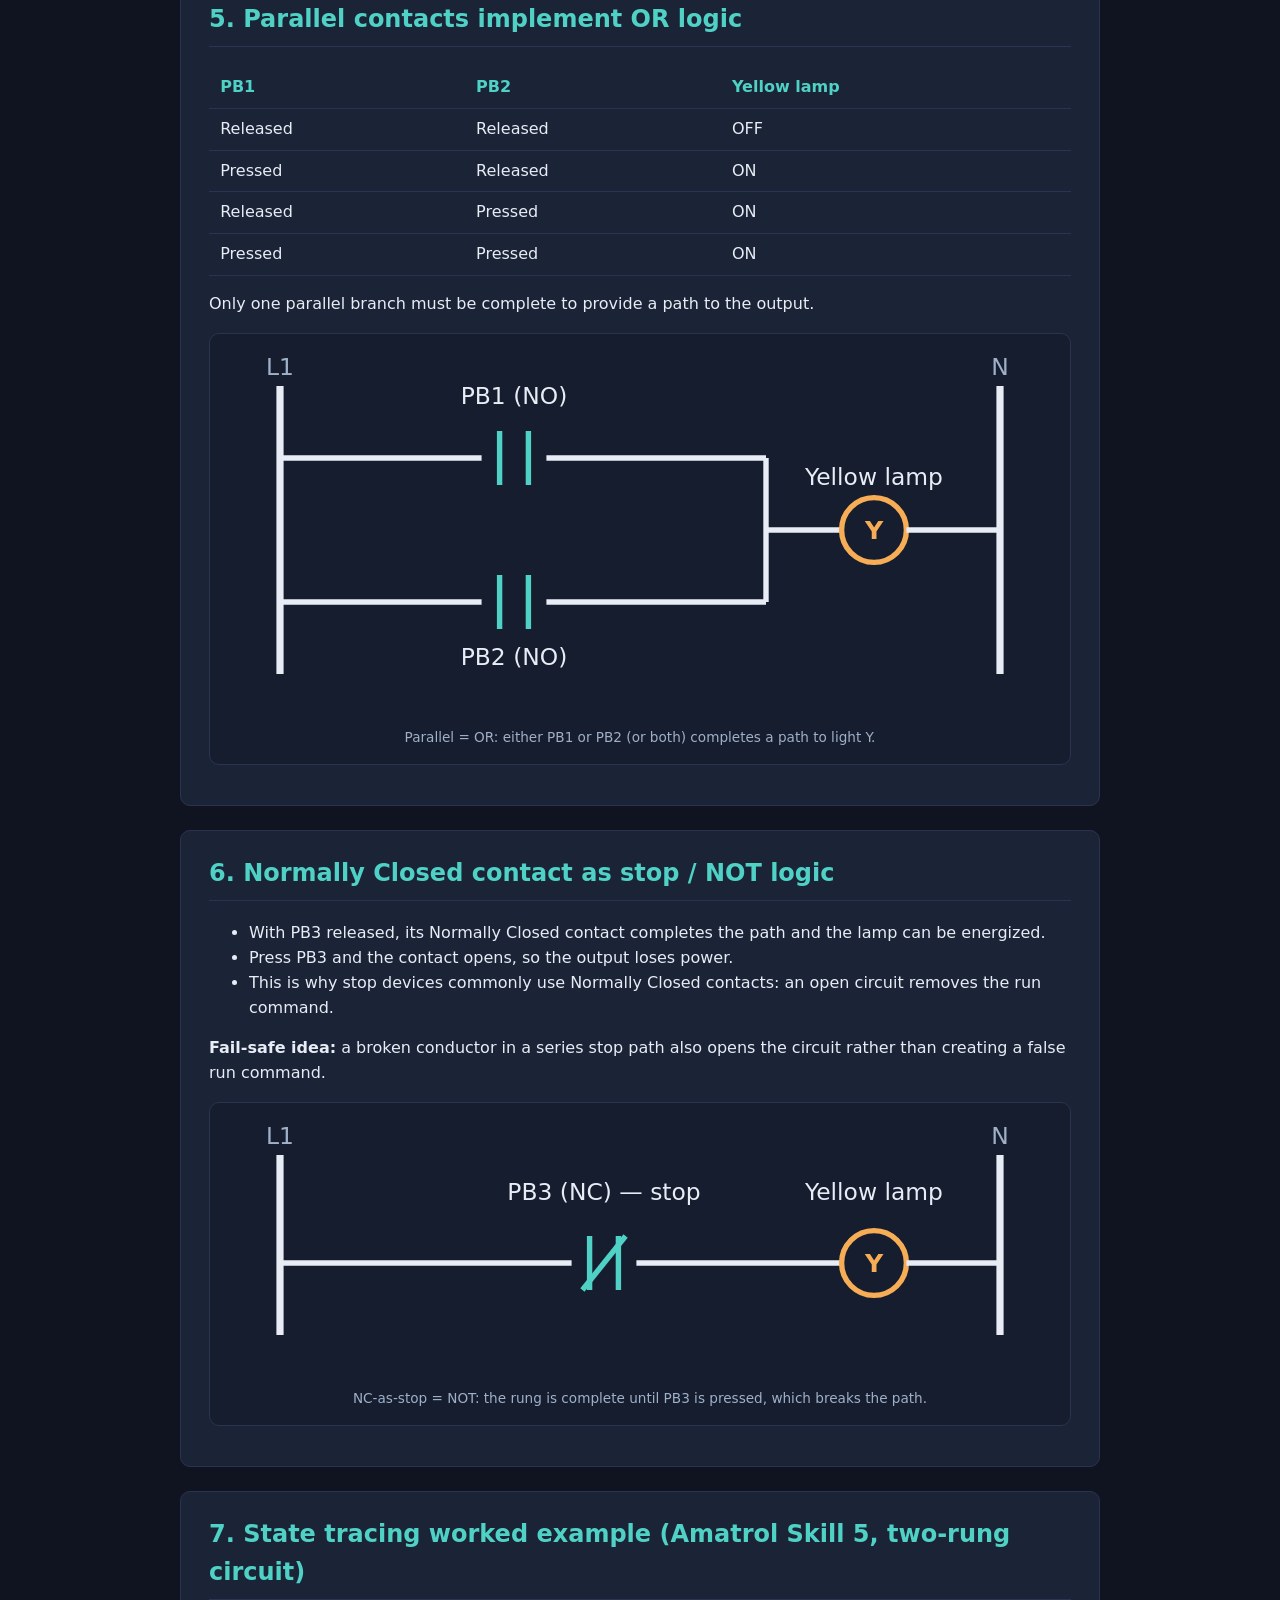
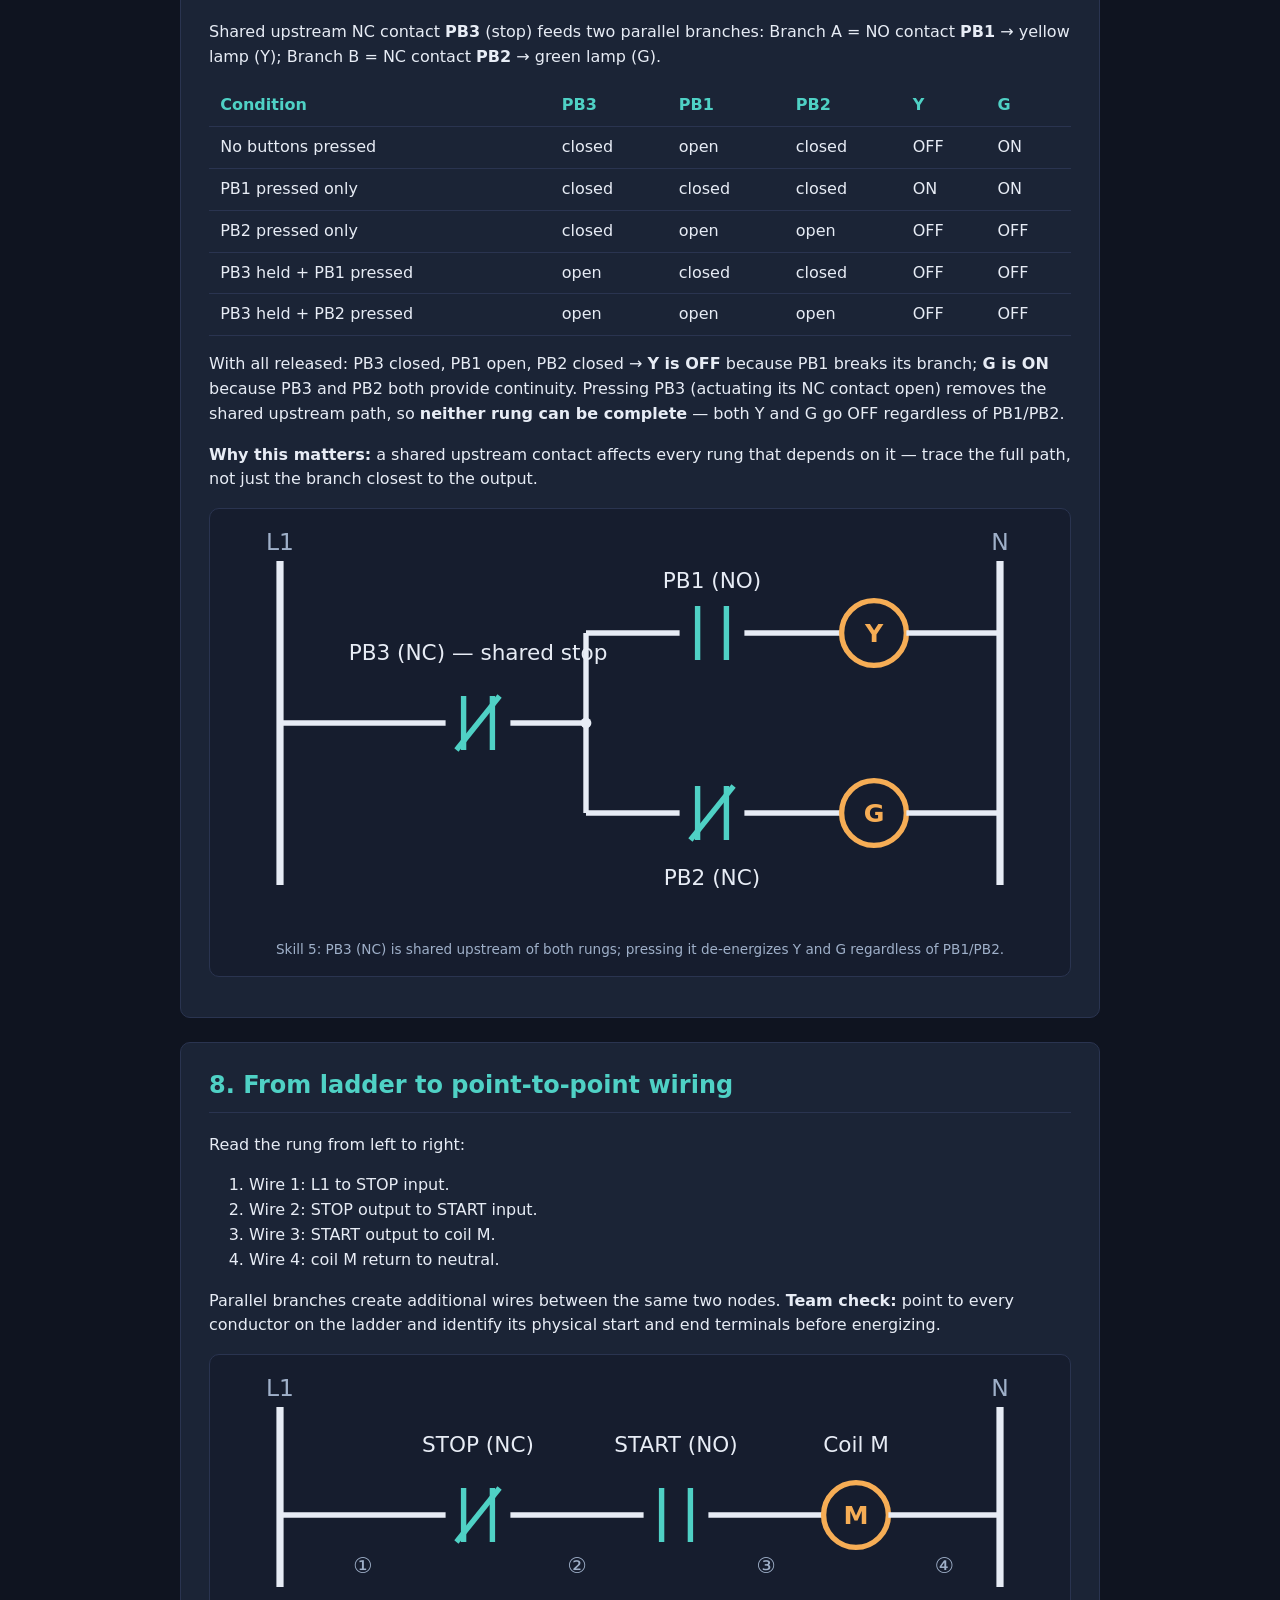
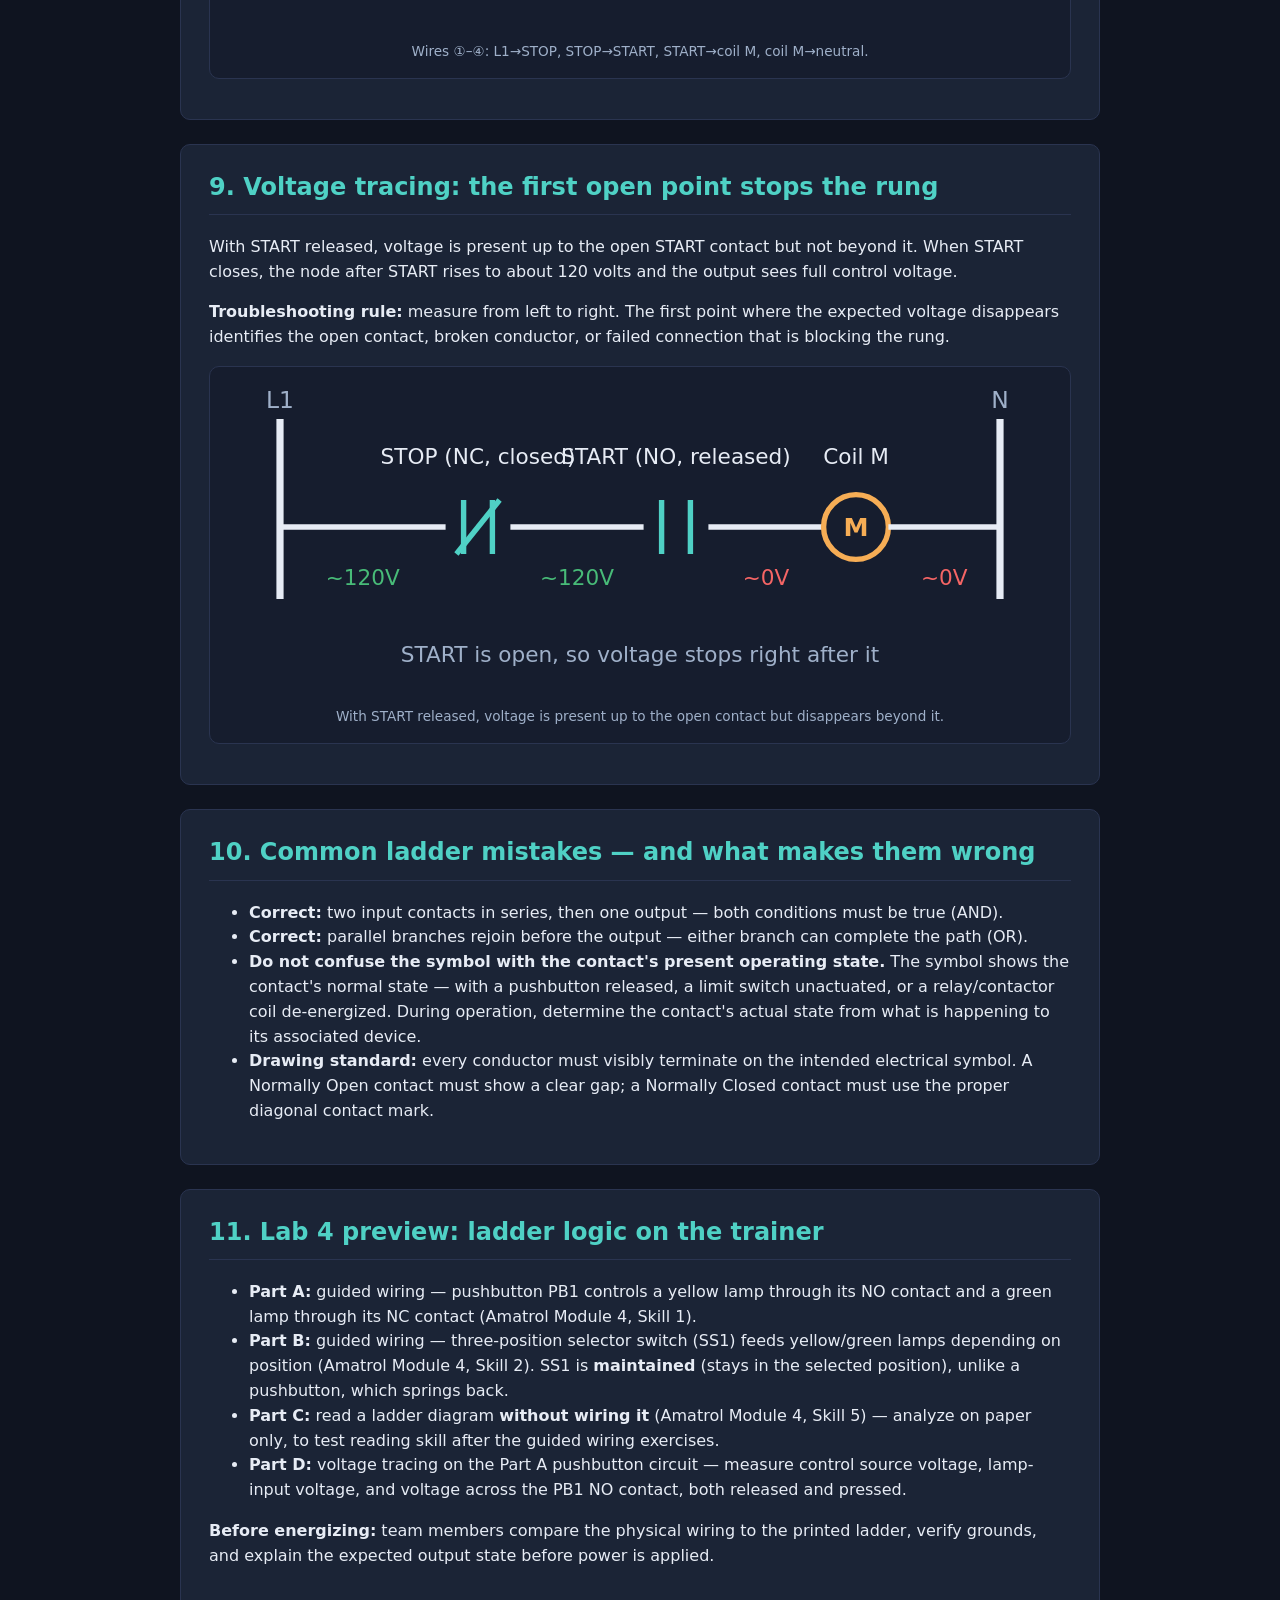
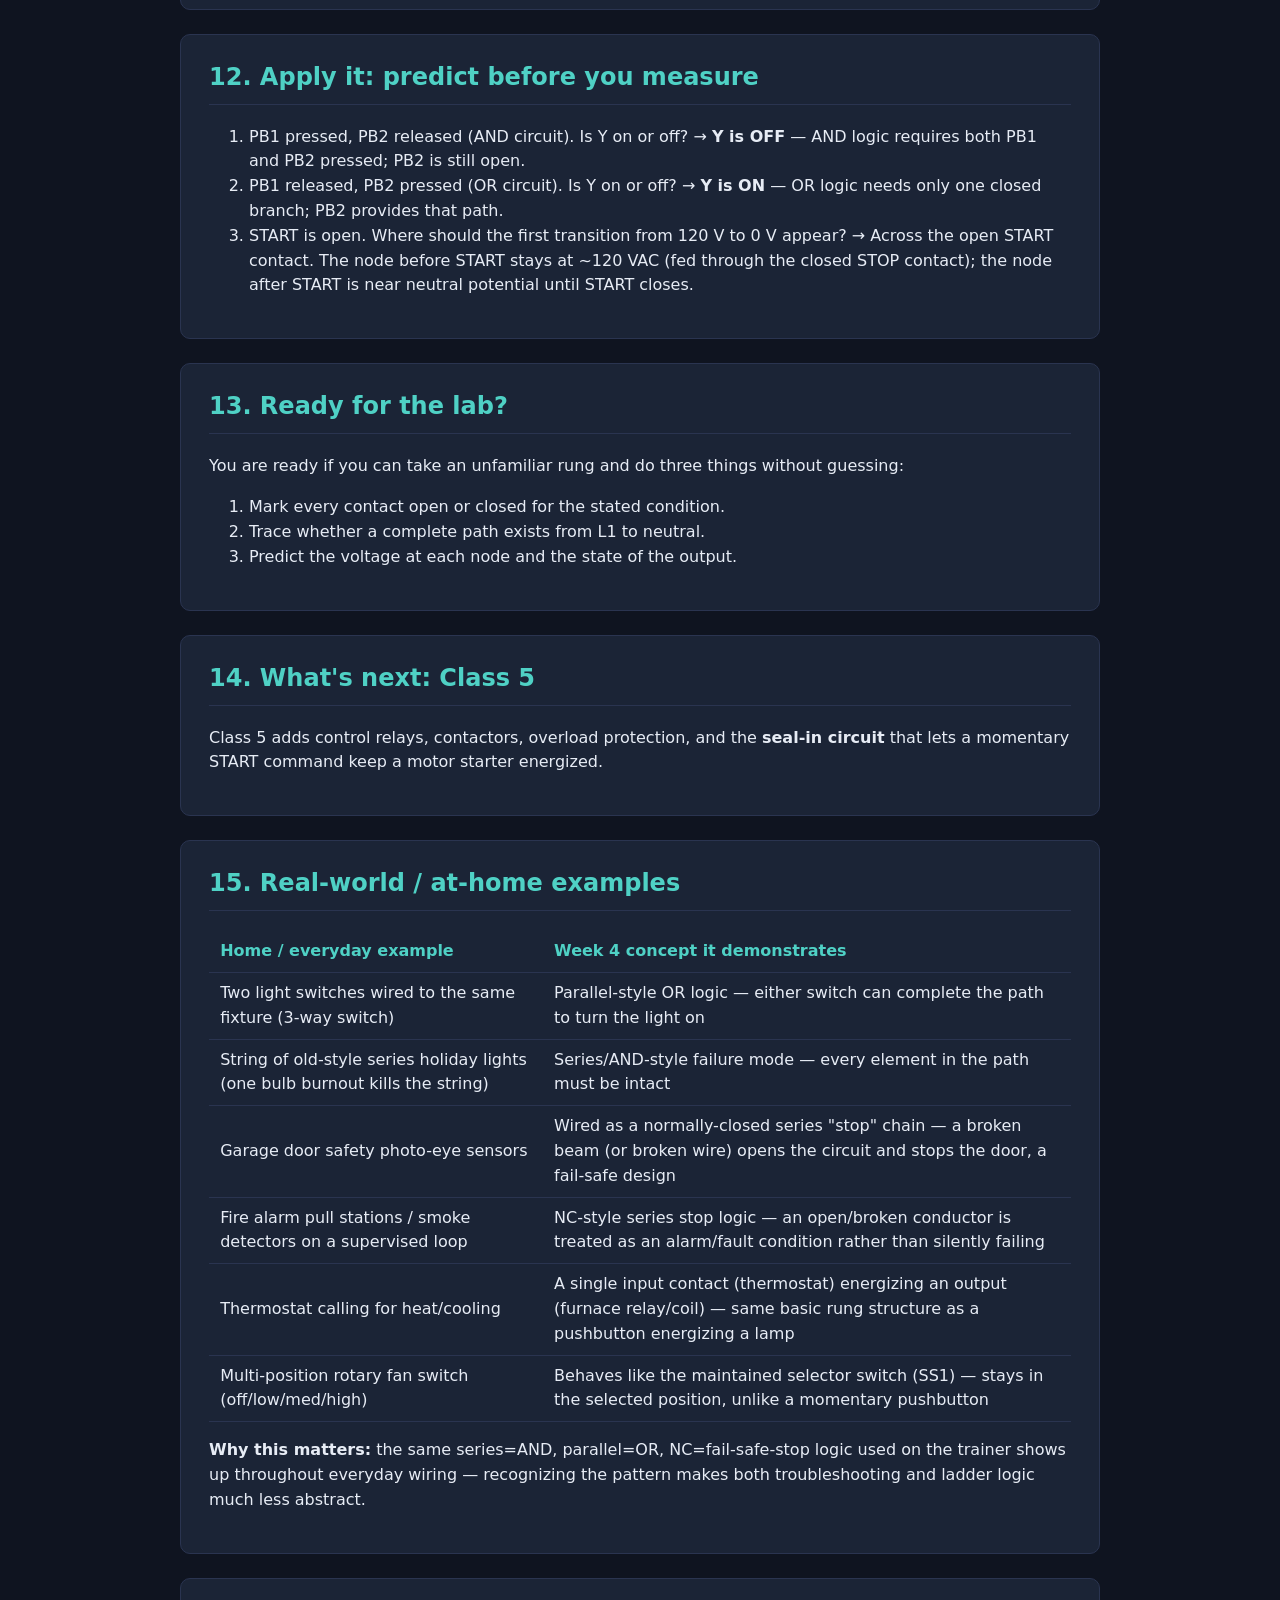
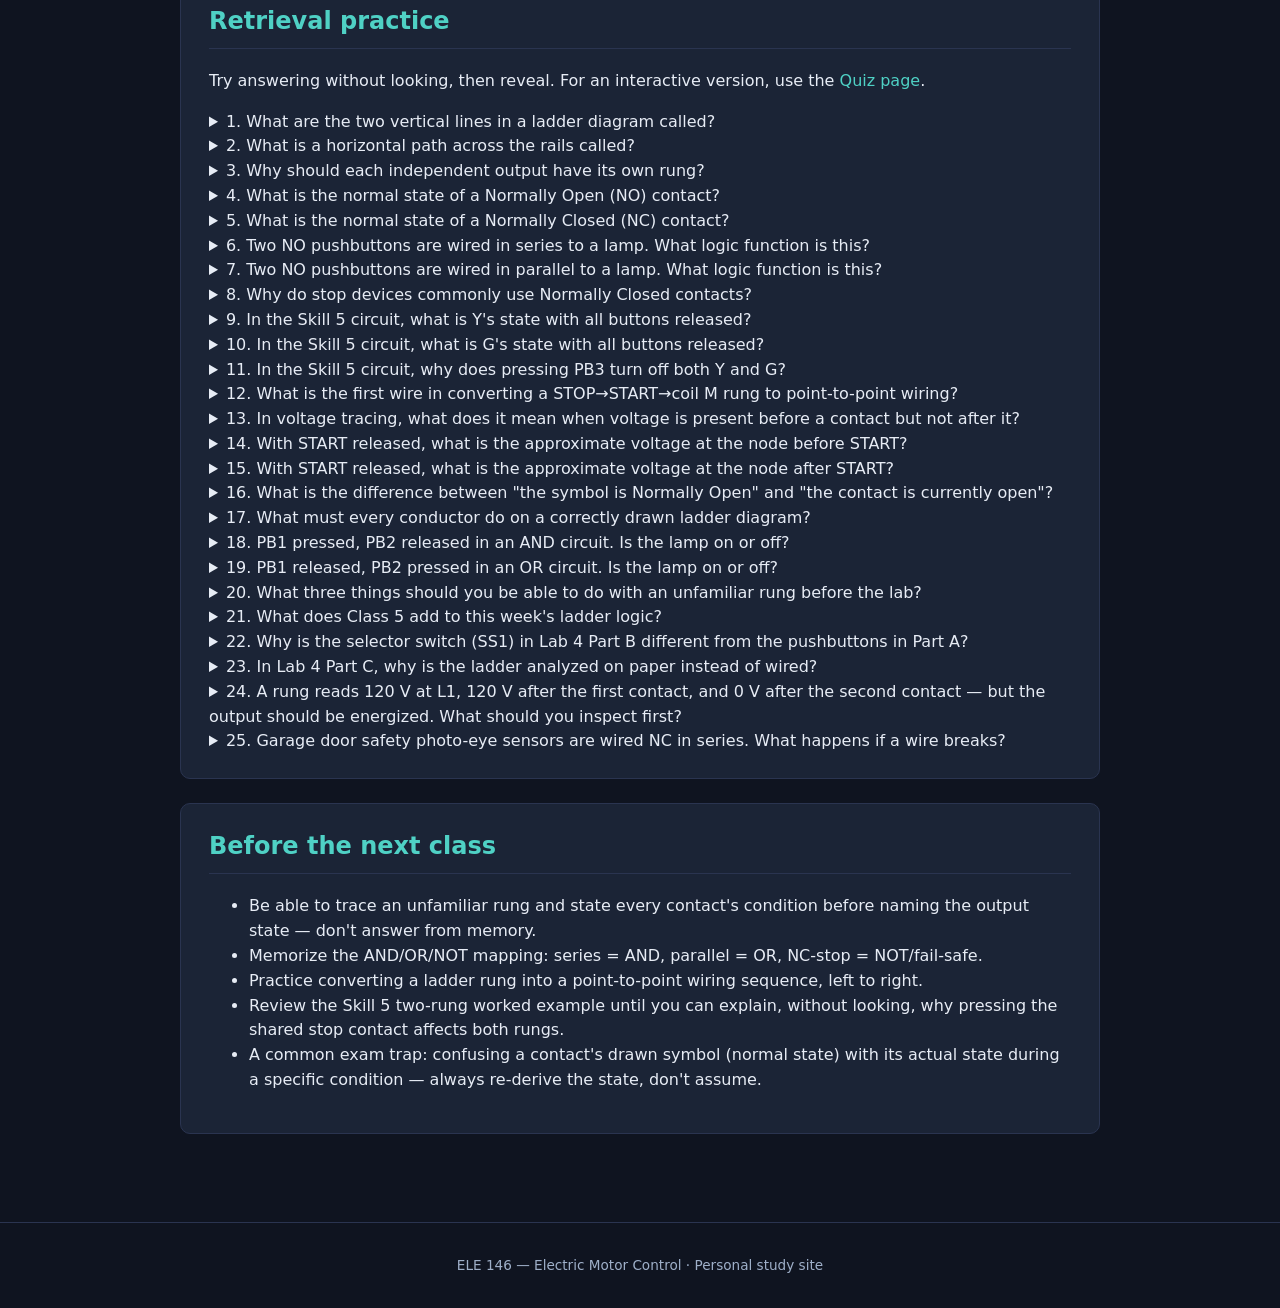
<file: study/week4.html>
<!DOCTYPE html>
<html lang="en">
<head>
<meta charset="UTF-8" />
<meta name="viewport" content="width=device-width, initial-scale=1.0" />
<title>Week 4: Control Ladder Logic — ELE 146</title>
<link rel="stylesheet" href="/css/style.css" />
</head>
<body>
<header class="site-header">
  <nav class="nav">
    <div class="brand">ELE 146 <span>Study Hub</span></div>
    <div class="nav-links">
      <a href="/index.html">Home</a>
      <a href="/study/index.html" class="active">Study Materials</a>
      <a href="/quiz/index.html">Quiz</a>
      <a href="/lab/index.html">Lab</a>
    </div>
  </nav>
</header>

<main>
  <div class="breadcrumb"><a href="/index.html">Home</a> / <a href="/study/index.html">Study Materials</a> / Week 4</div>
  <h1>Week 4 — Control Ladder Logic</h1>
  <p><strong>Sources:</strong> Class 4 POST-slides, Class 4 homework &amp; answer key, Lab 4 (Amatrol Module 4, Skills 1, 2, 5)</p>
  <p><em>Teaching focus: use diagrams to predict circuit behavior before wiring. Explain every contact state and every output.</em></p>

  <section class="content-block">
    <h2>Key takeaways</h2>
    <ol>
      <li>A ladder diagram has two rails (power) and rungs (horizontal paths); a complete electrical path across a rung energizes its output.</li>
      <li>Normally Open (NO) contacts are open at rest and close when actuated; Normally Closed (NC) contacts are closed at rest and open when actuated.</li>
      <li>Series contacts implement AND logic; parallel contacts implement OR logic; an NC "stop" contact implements NOT/fail-safe logic.</li>
      <li>A ladder rung converts directly into point-to-point wiring, read left to right.</li>
      <li>Voltage tracing finds the first open point in a failed rung: measure left to right until the expected voltage disappears.</li>
    </ol>
  </section>

  <section class="content-block">
    <h2>1. What you must be able to do</h2>
    <ul>
      <li>Identify the power rails, rungs, input contacts, and output devices.</li>
      <li>Interpret Normally Open (NO) and Normally Closed (NC) contacts from their normal state.</li>
      <li>Predict output states for series (AND), parallel (OR), and stop (NOT) logic.</li>
      <li>Convert a ladder rung into point-to-point wiring without changing the logic.</li>
      <li>Use voltage measurements to locate the first open point in a failed rung.</li>
    </ul>
    <p><strong>Why it matters:</strong> a ladder diagram is both a design document and a troubleshooting map. If you can trace the rung, you can predict what the machine should do.</p>
  </section>

  <section class="content-block">
    <h2>2. Ladder anatomy: conditions first, output last</h2>
    <ul>
      <li>The left and right vertical lines are the <strong>control-power rails</strong> (commonly L1 and neutral/L2).</li>
      <li>Each horizontal path is a <strong>rung</strong>.</li>
      <li>Input contacts are placed before the output they control.</li>
      <li>A complete electrical path across a rung energizes the output.</li>
    </ul>
    <p><strong>One output per rung:</strong> if two independent outputs need separate logic, give them separate rungs &mdash; this keeps the logic readable and testable.</p>    <figure class="diagram">
      <svg viewBox="0 0 460 160" xmlns="http://www.w3.org/2000/svg" role="img" aria-label="Ladder anatomy diagram">
        <line x1="40" y1="20" x2="40" y2="140" stroke="#e7ecf5" stroke-width="4"/>
        <line x1="420" y1="20" x2="420" y2="140" stroke="#e7ecf5" stroke-width="4"/>
        <text x="40" y="14" text-anchor="middle" fill="#9fb0c9" font-size="13">L1</text>
        <text x="420" y="14" text-anchor="middle" fill="#9fb0c9" font-size="13">N</text>
        <line x1="40" y1="80" x2="152" y2="80" stroke="#e7ecf5" stroke-width="3"/>
        <line x1="162" y1="65" x2="162" y2="95" stroke="#4fd1c5" stroke-width="3"/>
        <line x1="178" y1="65" x2="178" y2="95" stroke="#4fd1c5" stroke-width="3"/>
        <line x1="188" y1="80" x2="302" y2="80" stroke="#e7ecf5" stroke-width="3"/>
        <circle cx="320" cy="80" r="18" fill="none" stroke="#f6ad55" stroke-width="3"/>
        <text x="320" y="85" text-anchor="middle" fill="#f6ad55" font-size="13" font-weight="700">OUT</text>
        <line x1="338" y1="80" x2="420" y2="80" stroke="#e7ecf5" stroke-width="3"/>
        <text x="170" y="50" text-anchor="middle" fill="#e7ecf5" font-size="13">Input contact</text>
        <text x="320" y="50" text-anchor="middle" fill="#e7ecf5" font-size="13">Output</text>
        <text x="230" y="120" text-anchor="middle" fill="#9fb0c9" font-size="12">This entire horizontal path is one rung</text>
      </svg>
      <figcaption>Ladder anatomy: two power rails (L1 and N) joined by a rung containing an input contact and one output.</figcaption>
    </figure>  </section>

  <section class="content-block">
    <h2>3. Contact symbols: "normal" means not actuated</h2>
    <ul>
      <li><strong>Normally Open (NO):</strong> the path is open when the device is not actuated. Pressing or actuating it closes the path.</li>
      <li><strong>Normally Closed (NC):</strong> the path is closed when the device is not actuated. Pressing or actuating it opens the path.</li>
      <li>The symbol describes the contact's <strong>normal state</strong> &mdash; not whether the machine is currently running.</li>
    </ul>
    <p><strong>Student check:</strong> before tracing any rung, state each contact as open or closed for the condition you are analyzing. "Normally Open" describes the contact's normal, unactuated design state; "currently open" describes its actual state at the moment being analyzed.</p>
    <div class="diagram-row">
      <figure class="diagram">
        <svg viewBox="0 0 260 140" xmlns="http://www.w3.org/2000/svg" role="img" aria-label="Normally open contact symbol">
          <line x1="20" y1="70" x2="112" y2="70" stroke="#e7ecf5" stroke-width="3"/>
          <line x1="122" y1="55" x2="122" y2="85" stroke="#4fd1c5" stroke-width="3"/>
          <line x1="138" y1="55" x2="138" y2="85" stroke="#4fd1c5" stroke-width="3"/>
          <line x1="148" y1="70" x2="240" y2="70" stroke="#e7ecf5" stroke-width="3"/>
          <text x="130" y="30" text-anchor="middle" fill="#e7ecf5" font-size="14" font-weight="700">Normally Open (NO)</text>
          <text x="130" y="115" text-anchor="middle" fill="#9fb0c9" font-size="12">Open at rest — closes when actuated</text>
        </svg>
        <figcaption>NO contact: a gap at rest, no path until actuated.</figcaption>
      </figure>
      <figure class="diagram">
        <svg viewBox="0 0 260 140" xmlns="http://www.w3.org/2000/svg" role="img" aria-label="Normally closed contact symbol">
          <line x1="20" y1="70" x2="112" y2="70" stroke="#e7ecf5" stroke-width="3"/>
          <line x1="122" y1="55" x2="122" y2="85" stroke="#4fd1c5" stroke-width="3"/>
          <line x1="138" y1="55" x2="138" y2="85" stroke="#4fd1c5" stroke-width="3"/>
          <line x1="118" y1="85" x2="142" y2="55" stroke="#4fd1c5" stroke-width="3"/>
          <line x1="148" y1="70" x2="240" y2="70" stroke="#e7ecf5" stroke-width="3"/>
          <text x="130" y="30" text-anchor="middle" fill="#e7ecf5" font-size="14" font-weight="700">Normally Closed (NC)</text>
          <text x="130" y="115" text-anchor="middle" fill="#9fb0c9" font-size="12">Closed at rest — opens when actuated</text>
        </svg>
        <figcaption>NC contact: same symbol plus a diagonal bridge — a path at rest, breaks when actuated.</figcaption>
      </figure>
    </div>
  </section>

  <section class="content-block">
    <h2>4. Series contacts implement AND logic</h2>
    <table>
      <tr><th>PB1</th><th>PB2</th><th>Yellow lamp</th></tr>
      <tr><td>Released</td><td>Released</td><td>OFF</td></tr>
      <tr><td>Pressed</td><td>Released</td><td>OFF</td></tr>
      <tr><td>Released</td><td>Pressed</td><td>OFF</td></tr>
      <tr><td>Pressed</td><td>Pressed</td><td>ON</td></tr>
    </table>
    <p>Every series contact must provide continuity. One open contact anywhere in the series path breaks the rung.</p>
    <figure class="diagram">
      <svg viewBox="0 0 460 140" xmlns="http://www.w3.org/2000/svg" role="img" aria-label="Series AND circuit diagram">
        <line x1="30" y1="20" x2="30" y2="120" stroke="#e7ecf5" stroke-width="4"/>
        <line x1="430" y1="20" x2="430" y2="120" stroke="#e7ecf5" stroke-width="4"/>
        <text x="30" y="14" text-anchor="middle" fill="#9fb0c9" font-size="13">L1</text>
        <text x="430" y="14" text-anchor="middle" fill="#9fb0c9" font-size="13">N</text>
        <line x1="30" y1="80" x2="142" y2="80" stroke="#e7ecf5" stroke-width="3"/>
        <line x1="152" y1="65" x2="152" y2="95" stroke="#4fd1c5" stroke-width="3"/>
        <line x1="168" y1="65" x2="168" y2="95" stroke="#4fd1c5" stroke-width="3"/>
        <line x1="178" y1="80" x2="252" y2="80" stroke="#e7ecf5" stroke-width="3"/>
        <line x1="262" y1="65" x2="262" y2="95" stroke="#4fd1c5" stroke-width="3"/>
        <line x1="278" y1="65" x2="278" y2="95" stroke="#4fd1c5" stroke-width="3"/>
        <line x1="288" y1="80" x2="342" y2="80" stroke="#e7ecf5" stroke-width="3"/>
        <circle cx="360" cy="80" r="18" fill="none" stroke="#f6ad55" stroke-width="3"/>
        <text x="360" y="85" text-anchor="middle" fill="#f6ad55" font-size="14" font-weight="700">Y</text>
        <line x1="378" y1="80" x2="430" y2="80" stroke="#e7ecf5" stroke-width="3"/>
        <text x="160" y="45" text-anchor="middle" fill="#e7ecf5" font-size="13">PB1 (NO)</text>
        <text x="270" y="45" text-anchor="middle" fill="#e7ecf5" font-size="13">PB2 (NO)</text>
        <text x="360" y="45" text-anchor="middle" fill="#e7ecf5" font-size="13">Yellow lamp</text>
      </svg>
      <figcaption>Series = AND: both PB1 and PB2 must be pressed to complete the rung and light Y.</figcaption>
    </figure>
  </section>

  <section class="content-block">
    <h2>5. Parallel contacts implement OR logic</h2>
    <table>
      <tr><th>PB1</th><th>PB2</th><th>Yellow lamp</th></tr>
      <tr><td>Released</td><td>Released</td><td>OFF</td></tr>
      <tr><td>Pressed</td><td>Released</td><td>ON</td></tr>
      <tr><td>Released</td><td>Pressed</td><td>ON</td></tr>
      <tr><td>Pressed</td><td>Pressed</td><td>ON</td></tr>
    </table>
    <p>Only one parallel branch must be complete to provide a path to the output.</p>
    <figure class="diagram">
      <svg viewBox="0 0 460 200" xmlns="http://www.w3.org/2000/svg" role="img" aria-label="Parallel OR circuit diagram">
        <line x1="30" y1="20" x2="30" y2="180" stroke="#e7ecf5" stroke-width="4"/>
        <line x1="430" y1="20" x2="430" y2="180" stroke="#e7ecf5" stroke-width="4"/>
        <text x="30" y="14" text-anchor="middle" fill="#9fb0c9" font-size="13">L1</text>
        <text x="430" y="14" text-anchor="middle" fill="#9fb0c9" font-size="13">N</text>
        <line x1="30" y1="60" x2="142" y2="60" stroke="#e7ecf5" stroke-width="3"/>
        <line x1="152" y1="45" x2="152" y2="75" stroke="#4fd1c5" stroke-width="3"/>
        <line x1="168" y1="45" x2="168" y2="75" stroke="#4fd1c5" stroke-width="3"/>
        <line x1="178" y1="60" x2="300" y2="60" stroke="#e7ecf5" stroke-width="3"/>
        <text x="160" y="30" text-anchor="middle" fill="#e7ecf5" font-size="13">PB1 (NO)</text>
        <line x1="30" y1="140" x2="142" y2="140" stroke="#e7ecf5" stroke-width="3"/>
        <line x1="152" y1="125" x2="152" y2="155" stroke="#4fd1c5" stroke-width="3"/>
        <line x1="168" y1="125" x2="168" y2="155" stroke="#4fd1c5" stroke-width="3"/>
        <line x1="178" y1="140" x2="300" y2="140" stroke="#e7ecf5" stroke-width="3"/>
        <text x="160" y="175" text-anchor="middle" fill="#e7ecf5" font-size="13">PB2 (NO)</text>
        <line x1="300" y1="60" x2="300" y2="140" stroke="#e7ecf5" stroke-width="3"/>
        <line x1="300" y1="100" x2="342" y2="100" stroke="#e7ecf5" stroke-width="3"/>
        <circle cx="360" cy="100" r="18" fill="none" stroke="#f6ad55" stroke-width="3"/>
        <text x="360" y="105" text-anchor="middle" fill="#f6ad55" font-size="14" font-weight="700">Y</text>
        <line x1="378" y1="100" x2="430" y2="100" stroke="#e7ecf5" stroke-width="3"/>
        <text x="360" y="75" text-anchor="middle" fill="#e7ecf5" font-size="13">Yellow lamp</text>
      </svg>
      <figcaption>Parallel = OR: either PB1 or PB2 (or both) completes a path to light Y.</figcaption>
    </figure>
  </section>

  <section class="content-block">
    <h2>6. Normally Closed contact as stop / NOT logic</h2>
    <ul>
      <li>With PB3 released, its Normally Closed contact completes the path and the lamp can be energized.</li>
      <li>Press PB3 and the contact opens, so the output loses power.</li>
      <li>This is why stop devices commonly use Normally Closed contacts: an open circuit removes the run command.</li>
    </ul>
    <p><strong>Fail-safe idea:</strong> a broken conductor in a series stop path also opens the circuit rather than creating a false run command.</p>
    <figure class="diagram">
      <svg viewBox="0 0 460 140" xmlns="http://www.w3.org/2000/svg" role="img" aria-label="NC stop circuit diagram">
        <line x1="30" y1="20" x2="30" y2="120" stroke="#e7ecf5" stroke-width="4"/>
        <line x1="430" y1="20" x2="430" y2="120" stroke="#e7ecf5" stroke-width="4"/>
        <text x="30" y="14" text-anchor="middle" fill="#9fb0c9" font-size="13">L1</text>
        <text x="430" y="14" text-anchor="middle" fill="#9fb0c9" font-size="13">N</text>
        <line x1="30" y1="80" x2="192" y2="80" stroke="#e7ecf5" stroke-width="3"/>
        <line x1="202" y1="65" x2="202" y2="95" stroke="#4fd1c5" stroke-width="3"/>
        <line x1="218" y1="65" x2="218" y2="95" stroke="#4fd1c5" stroke-width="3"/>
        <line x1="198" y1="95" x2="222" y2="65" stroke="#4fd1c5" stroke-width="3"/>
        <line x1="228" y1="80" x2="342" y2="80" stroke="#e7ecf5" stroke-width="3"/>
        <circle cx="360" cy="80" r="18" fill="none" stroke="#f6ad55" stroke-width="3"/>
        <text x="360" y="85" text-anchor="middle" fill="#f6ad55" font-size="14" font-weight="700">Y</text>
        <line x1="378" y1="80" x2="430" y2="80" stroke="#e7ecf5" stroke-width="3"/>
        <text x="210" y="45" text-anchor="middle" fill="#e7ecf5" font-size="13">PB3 (NC) — stop</text>
        <text x="360" y="45" text-anchor="middle" fill="#e7ecf5" font-size="13">Yellow lamp</text>
      </svg>
      <figcaption>NC-as-stop = NOT: the rung is complete until PB3 is pressed, which breaks the path.</figcaption>
    </figure>
  </section>

  <section class="content-block">
    <h2>7. State tracing worked example (Amatrol Skill 5, two-rung circuit)</h2>
    <p>Shared upstream NC contact <strong>PB3</strong> (stop) feeds two parallel branches: Branch A = NO contact <strong>PB1</strong> &rarr; yellow lamp (Y); Branch B = NC contact <strong>PB2</strong> &rarr; green lamp (G).</p>
    <table>
      <tr><th>Condition</th><th>PB3</th><th>PB1</th><th>PB2</th><th>Y</th><th>G</th></tr>
      <tr><td>No buttons pressed</td><td>closed</td><td>open</td><td>closed</td><td>OFF</td><td>ON</td></tr>
      <tr><td>PB1 pressed only</td><td>closed</td><td>closed</td><td>closed</td><td>ON</td><td>ON</td></tr>
      <tr><td>PB2 pressed only</td><td>closed</td><td>open</td><td>open</td><td>OFF</td><td>OFF</td></tr>
      <tr><td>PB3 held + PB1 pressed</td><td>open</td><td>closed</td><td>closed</td><td>OFF</td><td>OFF</td></tr>
      <tr><td>PB3 held + PB2 pressed</td><td>open</td><td>open</td><td>open</td><td>OFF</td><td>OFF</td></tr>
    </table>
    <p>With all released: PB3 closed, PB1 open, PB2 closed &rarr; <strong>Y is OFF</strong> because PB1 breaks its branch; <strong>G is ON</strong> because PB3 and PB2 both provide continuity. Pressing PB3 (actuating its NC contact open) removes the shared upstream path, so <strong>neither rung can be complete</strong> &mdash; both Y and G go OFF regardless of PB1/PB2.</p>
    <p><strong>Why this matters:</strong> a shared upstream contact affects every rung that depends on it &mdash; trace the full path, not just the branch closest to the output.</p>
    <figure class="diagram">
      <svg viewBox="0 0 460 220" xmlns="http://www.w3.org/2000/svg" role="img" aria-label="Skill 5 two-rung circuit diagram">
        <line x1="30" y1="20" x2="30" y2="200" stroke="#e7ecf5" stroke-width="4"/>
        <line x1="430" y1="20" x2="430" y2="200" stroke="#e7ecf5" stroke-width="4"/>
        <text x="30" y="14" text-anchor="middle" fill="#9fb0c9" font-size="13">L1</text>
        <text x="430" y="14" text-anchor="middle" fill="#9fb0c9" font-size="13">N</text>
        <line x1="30" y1="110" x2="122" y2="110" stroke="#e7ecf5" stroke-width="3"/>
        <line x1="132" y1="95" x2="132" y2="125" stroke="#4fd1c5" stroke-width="3"/>
        <line x1="148" y1="95" x2="148" y2="125" stroke="#4fd1c5" stroke-width="3"/>
        <line x1="128" y1="125" x2="152" y2="95" stroke="#4fd1c5" stroke-width="3"/>
        <line x1="158" y1="110" x2="200" y2="110" stroke="#e7ecf5" stroke-width="3"/>
        <text x="140" y="75" text-anchor="middle" fill="#e7ecf5" font-size="12">PB3 (NC) — shared stop</text>
        <line x1="200" y1="60" x2="200" y2="160" stroke="#e7ecf5" stroke-width="3"/>
        <circle cx="200" cy="110" r="3" fill="#e7ecf5"/>
        <line x1="200" y1="60" x2="252" y2="60" stroke="#e7ecf5" stroke-width="3"/>
        <line x1="262" y1="45" x2="262" y2="75" stroke="#4fd1c5" stroke-width="3"/>
        <line x1="278" y1="45" x2="278" y2="75" stroke="#4fd1c5" stroke-width="3"/>
        <line x1="288" y1="60" x2="342" y2="60" stroke="#e7ecf5" stroke-width="3"/>
        <circle cx="360" cy="60" r="18" fill="none" stroke="#f6ad55" stroke-width="3"/>
        <text x="360" y="65" text-anchor="middle" fill="#f6ad55" font-size="14" font-weight="700">Y</text>
        <line x1="378" y1="60" x2="430" y2="60" stroke="#e7ecf5" stroke-width="3"/>
        <text x="270" y="35" text-anchor="middle" fill="#e7ecf5" font-size="12">PB1 (NO)</text>
        <line x1="200" y1="160" x2="252" y2="160" stroke="#e7ecf5" stroke-width="3"/>
        <line x1="262" y1="145" x2="262" y2="175" stroke="#4fd1c5" stroke-width="3"/>
        <line x1="278" y1="145" x2="278" y2="175" stroke="#4fd1c5" stroke-width="3"/>
        <line x1="258" y1="175" x2="282" y2="145" stroke="#4fd1c5" stroke-width="3"/>
        <line x1="288" y1="160" x2="342" y2="160" stroke="#e7ecf5" stroke-width="3"/>
        <circle cx="360" cy="160" r="18" fill="none" stroke="#f6ad55" stroke-width="3"/>
        <text x="360" y="165" text-anchor="middle" fill="#f6ad55" font-size="14" font-weight="700">G</text>
        <line x1="378" y1="160" x2="430" y2="160" stroke="#e7ecf5" stroke-width="3"/>
        <text x="270" y="200" text-anchor="middle" fill="#e7ecf5" font-size="12">PB2 (NC)</text>
      </svg>
      <figcaption>Skill 5: PB3 (NC) is shared upstream of both rungs; pressing it de-energizes Y and G regardless of PB1/PB2.</figcaption>
    </figure>
  </section>

  <section class="content-block">
    <h2>8. From ladder to point-to-point wiring</h2>
    <p>Read the rung from left to right:</p>
    <ol>
      <li>Wire 1: L1 to STOP input.</li>
      <li>Wire 2: STOP output to START input.</li>
      <li>Wire 3: START output to coil M.</li>
      <li>Wire 4: coil M return to neutral.</li>
    </ol>
    <p>Parallel branches create additional wires between the same two nodes. <strong>Team check:</strong> point to every conductor on the ladder and identify its physical start and end terminals before energizing.</p>
    <figure class="diagram">
      <svg viewBox="0 0 460 140" xmlns="http://www.w3.org/2000/svg" role="img" aria-label="STOP-START-coil M wiring diagram">
        <line x1="30" y1="20" x2="30" y2="120" stroke="#e7ecf5" stroke-width="4"/>
        <line x1="430" y1="20" x2="430" y2="120" stroke="#e7ecf5" stroke-width="4"/>
        <text x="30" y="14" text-anchor="middle" fill="#9fb0c9" font-size="13">L1</text>
        <text x="430" y="14" text-anchor="middle" fill="#9fb0c9" font-size="13">N</text>
        <line x1="30" y1="80" x2="122" y2="80" stroke="#e7ecf5" stroke-width="3"/>
        <line x1="132" y1="65" x2="132" y2="95" stroke="#4fd1c5" stroke-width="3"/>
        <line x1="148" y1="65" x2="148" y2="95" stroke="#4fd1c5" stroke-width="3"/>
        <line x1="128" y1="95" x2="152" y2="65" stroke="#4fd1c5" stroke-width="3"/>
        <line x1="158" y1="80" x2="232" y2="80" stroke="#e7ecf5" stroke-width="3"/>
        <line x1="242" y1="65" x2="242" y2="95" stroke="#4fd1c5" stroke-width="3"/>
        <line x1="258" y1="65" x2="258" y2="95" stroke="#4fd1c5" stroke-width="3"/>
        <line x1="268" y1="80" x2="332" y2="80" stroke="#e7ecf5" stroke-width="3"/>
        <circle cx="350" cy="80" r="18" fill="none" stroke="#f6ad55" stroke-width="3"/>
        <text x="350" y="85" text-anchor="middle" fill="#f6ad55" font-size="14" font-weight="700">M</text>
        <line x1="368" y1="80" x2="430" y2="80" stroke="#e7ecf5" stroke-width="3"/>
        <text x="140" y="45" text-anchor="middle" fill="#e7ecf5" font-size="12">STOP (NC)</text>
        <text x="250" y="45" text-anchor="middle" fill="#e7ecf5" font-size="12">START (NO)</text>
        <text x="350" y="45" text-anchor="middle" fill="#e7ecf5" font-size="12">Coil M</text>
        <text x="76" y="112" text-anchor="middle" fill="#9fb0c9" font-size="12">①</text>
        <text x="195" y="112" text-anchor="middle" fill="#9fb0c9" font-size="12">②</text>
        <text x="300" y="112" text-anchor="middle" fill="#9fb0c9" font-size="12">③</text>
        <text x="399" y="112" text-anchor="middle" fill="#9fb0c9" font-size="12">④</text>
      </svg>
      <figcaption>Wires ①–④: L1→STOP, STOP→START, START→coil M, coil M→neutral.</figcaption>
    </figure>
  </section>

  <section class="content-block">
    <h2>9. Voltage tracing: the first open point stops the rung</h2>
    <p>With START released, voltage is present up to the open START contact but not beyond it. When START closes, the node after START rises to about 120 volts and the output sees full control voltage.</p>
    <p><strong>Troubleshooting rule:</strong> measure from left to right. The first point where the expected voltage disappears identifies the open contact, broken conductor, or failed connection that is blocking the rung.</p>
    <figure class="diagram">
      <svg viewBox="0 0 460 170" xmlns="http://www.w3.org/2000/svg" role="img" aria-label="Voltage tracing diagram with START released">
        <line x1="30" y1="20" x2="30" y2="120" stroke="#e7ecf5" stroke-width="4"/>
        <line x1="430" y1="20" x2="430" y2="120" stroke="#e7ecf5" stroke-width="4"/>
        <text x="30" y="14" text-anchor="middle" fill="#9fb0c9" font-size="13">L1</text>
        <text x="430" y="14" text-anchor="middle" fill="#9fb0c9" font-size="13">N</text>
        <line x1="30" y1="80" x2="122" y2="80" stroke="#e7ecf5" stroke-width="3"/>
        <line x1="132" y1="65" x2="132" y2="95" stroke="#4fd1c5" stroke-width="3"/>
        <line x1="148" y1="65" x2="148" y2="95" stroke="#4fd1c5" stroke-width="3"/>
        <line x1="128" y1="95" x2="152" y2="65" stroke="#4fd1c5" stroke-width="3"/>
        <line x1="158" y1="80" x2="232" y2="80" stroke="#e7ecf5" stroke-width="3"/>
        <line x1="242" y1="65" x2="242" y2="95" stroke="#4fd1c5" stroke-width="3"/>
        <line x1="258" y1="65" x2="258" y2="95" stroke="#4fd1c5" stroke-width="3"/>
        <line x1="268" y1="80" x2="332" y2="80" stroke="#e7ecf5" stroke-width="3"/>
        <circle cx="350" cy="80" r="18" fill="none" stroke="#f6ad55" stroke-width="3"/>
        <text x="350" y="85" text-anchor="middle" fill="#f6ad55" font-size="14" font-weight="700">M</text>
        <line x1="368" y1="80" x2="430" y2="80" stroke="#e7ecf5" stroke-width="3"/>
        <text x="140" y="45" text-anchor="middle" fill="#e7ecf5" font-size="12">STOP (NC, closed)</text>
        <text x="250" y="45" text-anchor="middle" fill="#e7ecf5" font-size="12">START (NO, released)</text>
        <text x="350" y="45" text-anchor="middle" fill="#e7ecf5" font-size="12">Coil M</text>
        <text x="76" y="112" text-anchor="middle" fill="#48bb78" font-size="12">~120V</text>
        <text x="195" y="112" text-anchor="middle" fill="#48bb78" font-size="12">~120V</text>
        <text x="300" y="112" text-anchor="middle" fill="#f56565" font-size="12">~0V</text>
        <text x="399" y="112" text-anchor="middle" fill="#f56565" font-size="12">~0V</text>
        <text x="230" y="155" text-anchor="middle" fill="#9fb0c9" font-size="12">START is open, so voltage stops right after it</text>
      </svg>
      <figcaption>With START released, voltage is present up to the open contact but disappears beyond it.</figcaption>
    </figure>
  </section>

  <section class="content-block">
    <h2>10. Common ladder mistakes &mdash; and what makes them wrong</h2>
    <ul>
      <li><strong>Correct:</strong> two input contacts in series, then one output &mdash; both conditions must be true (AND).</li>
      <li><strong>Correct:</strong> parallel branches rejoin before the output &mdash; either branch can complete the path (OR).</li>
      <li><strong>Do not confuse the symbol with the contact's present operating state.</strong> The symbol shows the contact's normal state &mdash; with a pushbutton released, a limit switch unactuated, or a relay/contactor coil de-energized. During operation, determine the contact's actual state from what is happening to its associated device.</li>
      <li><strong>Drawing standard:</strong> every conductor must visibly terminate on the intended electrical symbol. A Normally Open contact must show a clear gap; a Normally Closed contact must use the proper diagonal contact mark.</li>
    </ul>
  </section>

  <section class="content-block">
    <h2>11. Lab 4 preview: ladder logic on the trainer</h2>
    <ul>
      <li><strong>Part A:</strong> guided wiring &mdash; pushbutton PB1 controls a yellow lamp through its NO contact and a green lamp through its NC contact (Amatrol Module 4, Skill 1).</li>
      <li><strong>Part B:</strong> guided wiring &mdash; three-position selector switch (SS1) feeds yellow/green lamps depending on position (Amatrol Module 4, Skill 2). SS1 is <strong>maintained</strong> (stays in the selected position), unlike a pushbutton, which springs back.</li>
      <li><strong>Part C:</strong> read a ladder diagram <strong>without wiring it</strong> (Amatrol Module 4, Skill 5) &mdash; analyze on paper only, to test reading skill after the guided wiring exercises.</li>
      <li><strong>Part D:</strong> voltage tracing on the Part A pushbutton circuit &mdash; measure control source voltage, lamp-input voltage, and voltage across the PB1 NO contact, both released and pressed.</li>
    </ul>
    <p><strong>Before energizing:</strong> team members compare the physical wiring to the printed ladder, verify grounds, and explain the expected output state before power is applied.</p>
  </section>

  <section class="content-block">
    <h2>12. Apply it: predict before you measure</h2>
    <ol>
      <li>PB1 pressed, PB2 released (AND circuit). Is Y on or off? &rarr; <strong>Y is OFF</strong> &mdash; AND logic requires both PB1 and PB2 pressed; PB2 is still open.</li>
      <li>PB1 released, PB2 pressed (OR circuit). Is Y on or off? &rarr; <strong>Y is ON</strong> &mdash; OR logic needs only one closed branch; PB2 provides that path.</li>
      <li>START is open. Where should the first transition from 120 V to 0 V appear? &rarr; Across the open START contact. The node before START stays at ~120 VAC (fed through the closed STOP contact); the node after START is near neutral potential until START closes.</li>
    </ol>
  </section>

  <section class="content-block">
    <h2>13. Ready for the lab?</h2>
    <p>You are ready if you can take an unfamiliar rung and do three things without guessing:</p>
    <ol>
      <li>Mark every contact open or closed for the stated condition.</li>
      <li>Trace whether a complete path exists from L1 to neutral.</li>
      <li>Predict the voltage at each node and the state of the output.</li>
    </ol>
  </section>

  <section class="content-block">
    <h2>14. What's next: Class 5</h2>
    <p>Class 5 adds control relays, contactors, overload protection, and the <strong>seal-in circuit</strong> that lets a momentary START command keep a motor starter energized.</p>
  </section>

  <section class="content-block">
    <h2>15. Real-world / at-home examples</h2>
    <table>
      <tr><th>Home / everyday example</th><th>Week 4 concept it demonstrates</th></tr>
      <tr><td>Two light switches wired to the same fixture (3-way switch)</td><td>Parallel-style OR logic &mdash; either switch can complete the path to turn the light on</td></tr>
      <tr><td>String of old-style series holiday lights (one bulb burnout kills the string)</td><td>Series/AND-style failure mode &mdash; every element in the path must be intact</td></tr>
      <tr><td>Garage door safety photo-eye sensors</td><td>Wired as a normally-closed series "stop" chain &mdash; a broken beam (or broken wire) opens the circuit and stops the door, a fail-safe design</td></tr>
      <tr><td>Fire alarm pull stations / smoke detectors on a supervised loop</td><td>NC-style series stop logic &mdash; an open/broken conductor is treated as an alarm/fault condition rather than silently failing</td></tr>
      <tr><td>Thermostat calling for heat/cooling</td><td>A single input contact (thermostat) energizing an output (furnace relay/coil) &mdash; same basic rung structure as a pushbutton energizing a lamp</td></tr>
      <tr><td>Multi-position rotary fan switch (off/low/med/high)</td><td>Behaves like the maintained selector switch (SS1) &mdash; stays in the selected position, unlike a momentary pushbutton</td></tr>
    </table>
    <p><strong>Why this matters:</strong> the same series=AND, parallel=OR, NC=fail-safe-stop logic used on the trainer shows up throughout everyday wiring &mdash; recognizing the pattern makes both troubleshooting and ladder logic much less abstract.</p>
  </section>

  <section class="content-block">
    <h2>Retrieval practice</h2>
    <p>Try answering without looking, then reveal. For an interactive version, use the <a href="/quiz/index.html">Quiz page</a>.</p>
    <details><summary>1. What are the two vertical lines in a ladder diagram called?</summary><p>The power rails (control-power rails).</p></details>
    <details><summary>2. What is a horizontal path across the rails called?</summary><p>A rung.</p></details>
    <details><summary>3. Why should each independent output have its own rung?</summary><p>It keeps the logic readable and testable — mixing two outputs' logic on one rung makes it harder to trace.</p></details>
    <details><summary>4. What is the normal state of a Normally Open (NO) contact?</summary><p>Open — it closes when actuated.</p></details>
    <details><summary>5. What is the normal state of a Normally Closed (NC) contact?</summary><p>Closed — it opens when actuated.</p></details>
    <details><summary>6. Two NO pushbuttons are wired in series to a lamp. What logic function is this?</summary><p>AND — both must be pressed (closed) for the lamp to energize.</p></details>
    <details><summary>7. Two NO pushbuttons are wired in parallel to a lamp. What logic function is this?</summary><p>OR — either one being pressed energizes the lamp.</p></details>
    <details><summary>8. Why do stop devices commonly use Normally Closed contacts?</summary><p>An open circuit (broken wire or pressed stop) removes the run command — this is a fail-safe design.</p></details>
    <details><summary>9. In the Skill 5 circuit, what is Y's state with all buttons released?</summary><p>OFF — PB3 and PB1 are in series for Y, and PB1 (NO) is open at rest, breaking that branch.</p></details>
    <details><summary>10. In the Skill 5 circuit, what is G's state with all buttons released?</summary><p>ON — PB3 and PB2 are both closed (NC, unactuated) and provide continuity.</p></details>
    <details><summary>11. In the Skill 5 circuit, why does pressing PB3 turn off both Y and G?</summary><p>PB3 is the shared upstream contact for both branches; opening it removes the common path before the branch split, so neither rung can be complete.</p></details>
    <details><summary>12. What is the first wire in converting a STOP→START→coil M rung to point-to-point wiring?</summary><p>L1 to the STOP input.</p></details>
    <details><summary>13. In voltage tracing, what does it mean when voltage is present before a contact but not after it?</summary><p>That contact (or its associated wiring/connection) is the open point blocking the rung.</p></details>
    <details><summary>14. With START released, what is the approximate voltage at the node before START?</summary><p>About 120 VAC (fed through the closed STOP contact).</p></details>
    <details><summary>15. With START released, what is the approximate voltage at the node after START?</summary><p>Near 0 V (neutral potential) until START closes.</p></details>
    <details><summary>16. What is the difference between "the symbol is Normally Open" and "the contact is currently open"?</summary><p>Normally Open describes the contact's normal, unactuated design state. Currently open describes its actual state at the moment being analyzed — an NO contact becomes closed when actuated.</p></details>
    <details><summary>17. What must every conductor do on a correctly drawn ladder diagram?</summary><p>Visibly terminate on the intended electrical symbol (clear gap for NO, proper diagonal mark for NC).</p></details>
    <details><summary>18. PB1 pressed, PB2 released in an AND circuit. Is the lamp on or off?</summary><p>OFF — AND logic requires both to be pressed; PB2 is still open.</p></details>
    <details><summary>19. PB1 released, PB2 pressed in an OR circuit. Is the lamp on or off?</summary><p>ON — OR logic only needs one closed branch.</p></details>
    <details><summary>20. What three things should you be able to do with an unfamiliar rung before the lab?</summary><p>Mark every contact open/closed for the stated condition, trace whether a complete path exists from L1 to neutral, and predict the voltage at each node and the output state.</p></details>
    <details><summary>21. What does Class 5 add to this week's ladder logic?</summary><p>Control relays, contactors, overload protection, and the seal-in circuit that lets a momentary START keep a motor starter energized.</p></details>
    <details><summary>22. Why is the selector switch (SS1) in Lab 4 Part B different from the pushbuttons in Part A?</summary><p>SS1 is maintained — it stays in the selected position instead of springing back when released, like a pushbutton does.</p></details>
    <details><summary>23. In Lab 4 Part C, why is the ladder analyzed on paper instead of wired?</summary><p>To test whether you can read ladder logic and predict output states after completing the guided physical wiring exercises, without the pictorial as a crutch.</p></details>
    <details><summary>24. A rung reads 120 V at L1, 120 V after the first contact, and 0 V after the second contact — but the output should be energized. What should you inspect first?</summary><p>The second contact or its wiring — voltage is present before it but missing after it, so that's the first point where the expected voltage disappears.</p></details>
    <details><summary>25. Garage door safety photo-eye sensors are wired NC in series. What happens if a wire breaks?</summary><p>The circuit opens (fail-safe), just as if the beam were blocked — the door stops rather than continuing to run with a false "safe" signal.</p></details>
  </section>

  <section class="content-block">
    <h2>Before the next class</h2>
    <ul>
      <li>Be able to trace an unfamiliar rung and state every contact's condition before naming the output state — don't answer from memory.</li>
      <li>Memorize the AND/OR/NOT mapping: series = AND, parallel = OR, NC-stop = NOT/fail-safe.</li>
      <li>Practice converting a ladder rung into a point-to-point wiring sequence, left to right.</li>
      <li>Review the Skill 5 two-rung worked example until you can explain, without looking, why pressing the shared stop contact affects both rungs.</li>
      <li>A common exam trap: confusing a contact's drawn symbol (normal state) with its actual state during a specific condition — always re-derive the state, don't assume.</li>
    </ul>
  </section>
</main>

<footer class="site-footer">
  ELE 146 — Electric Motor Control · Personal study site
</footer>
</body>
</html>
</file>
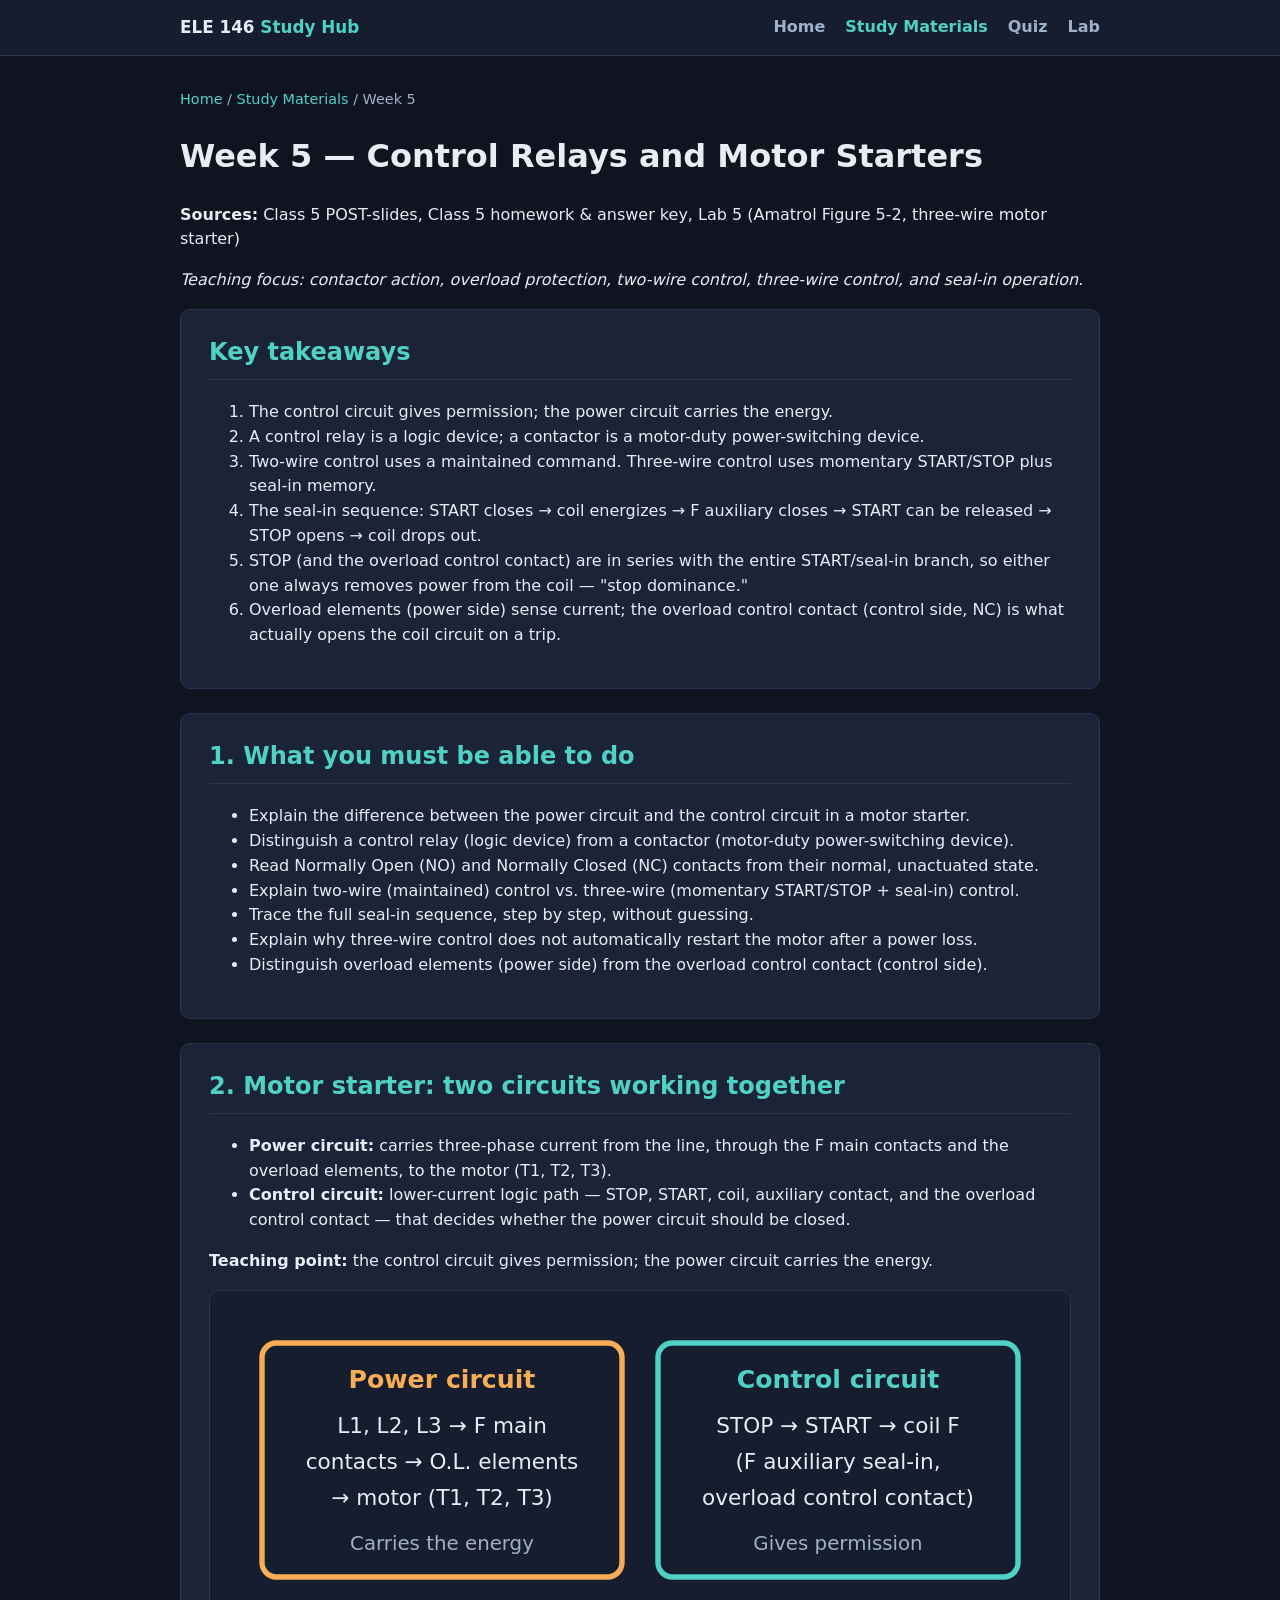
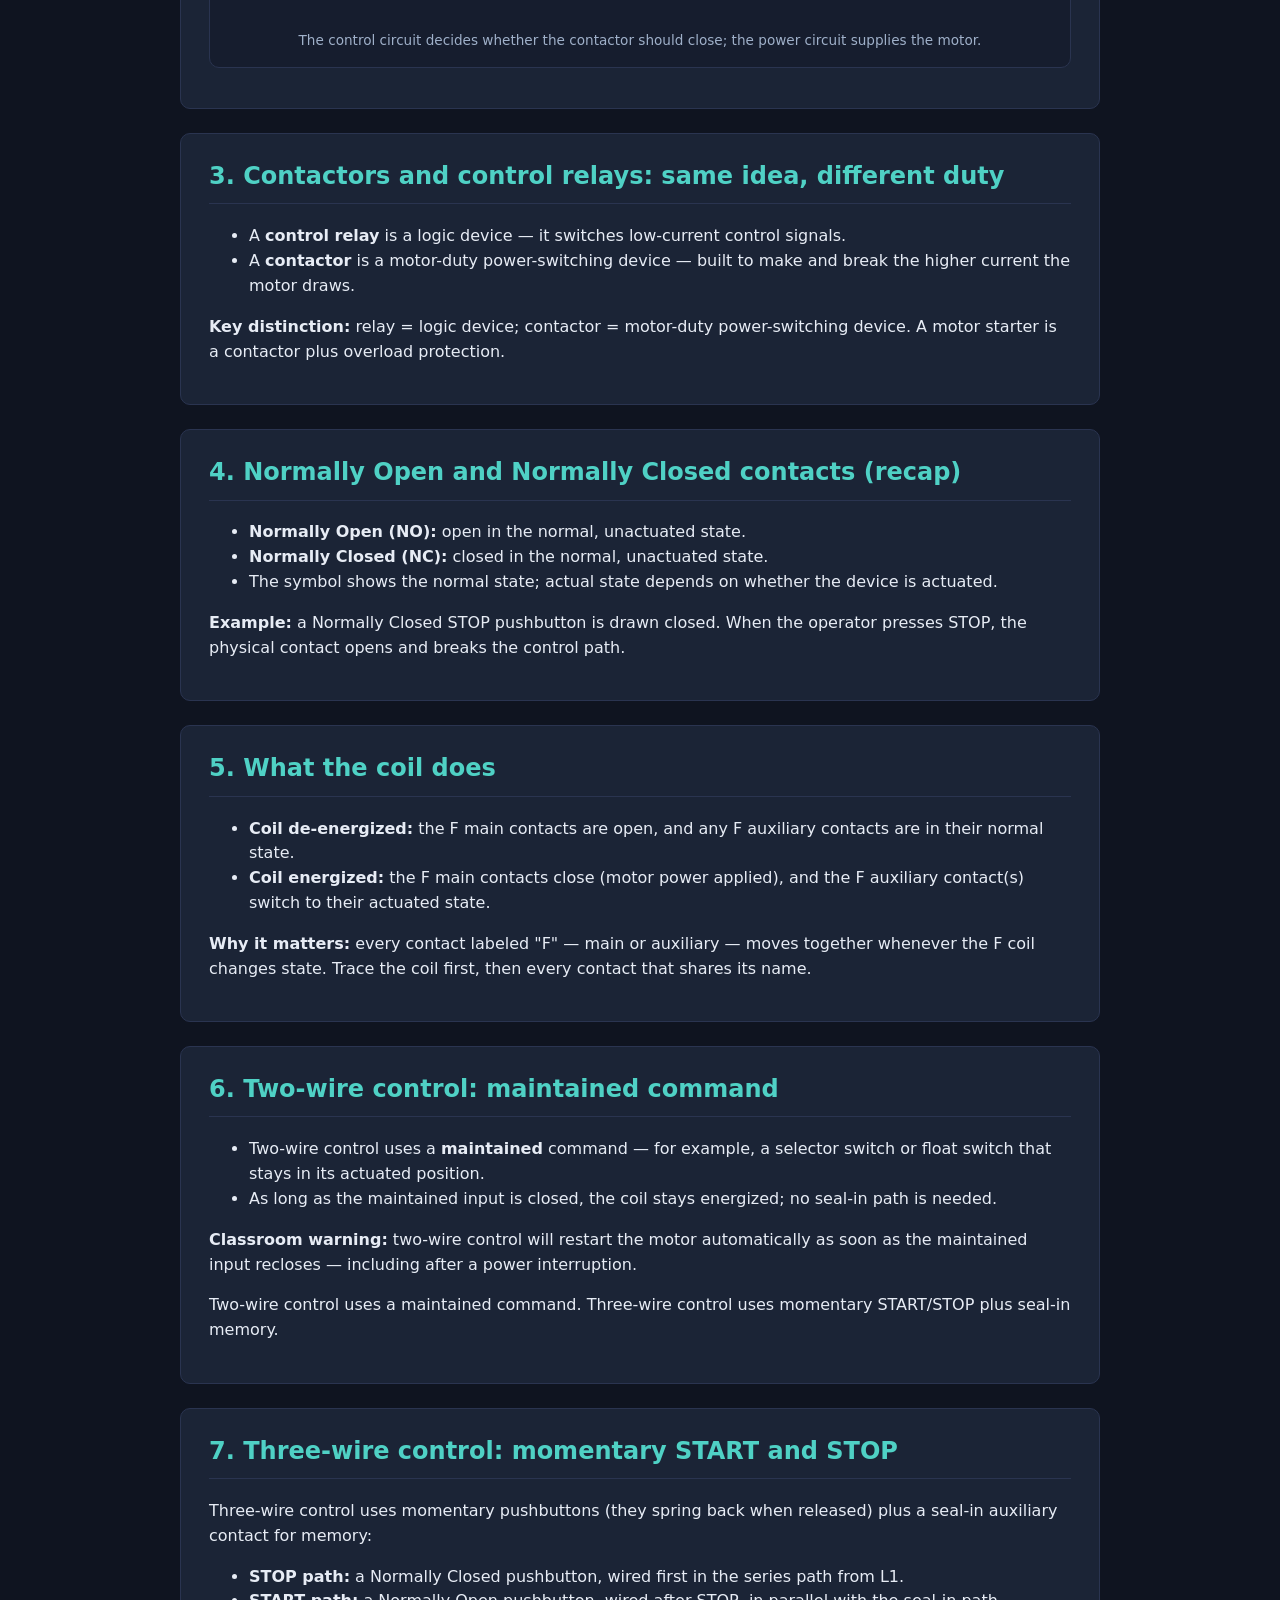
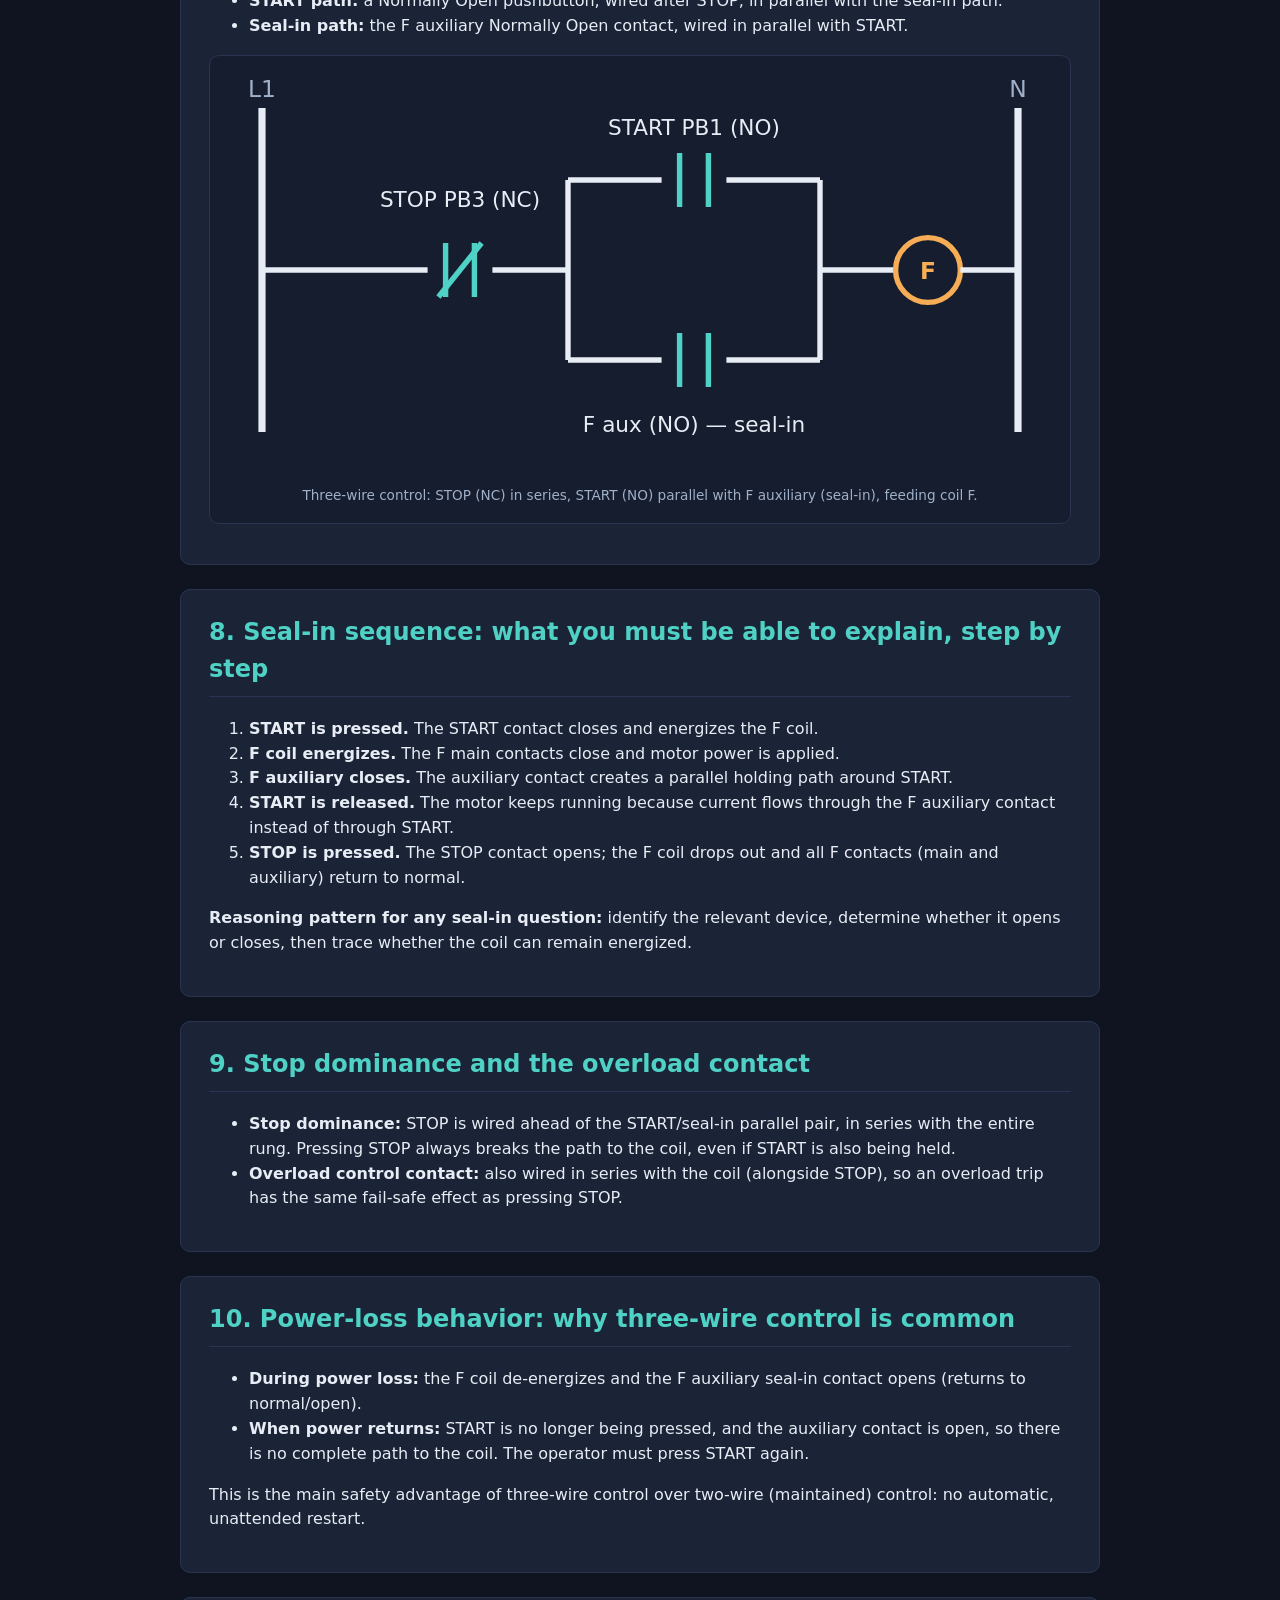
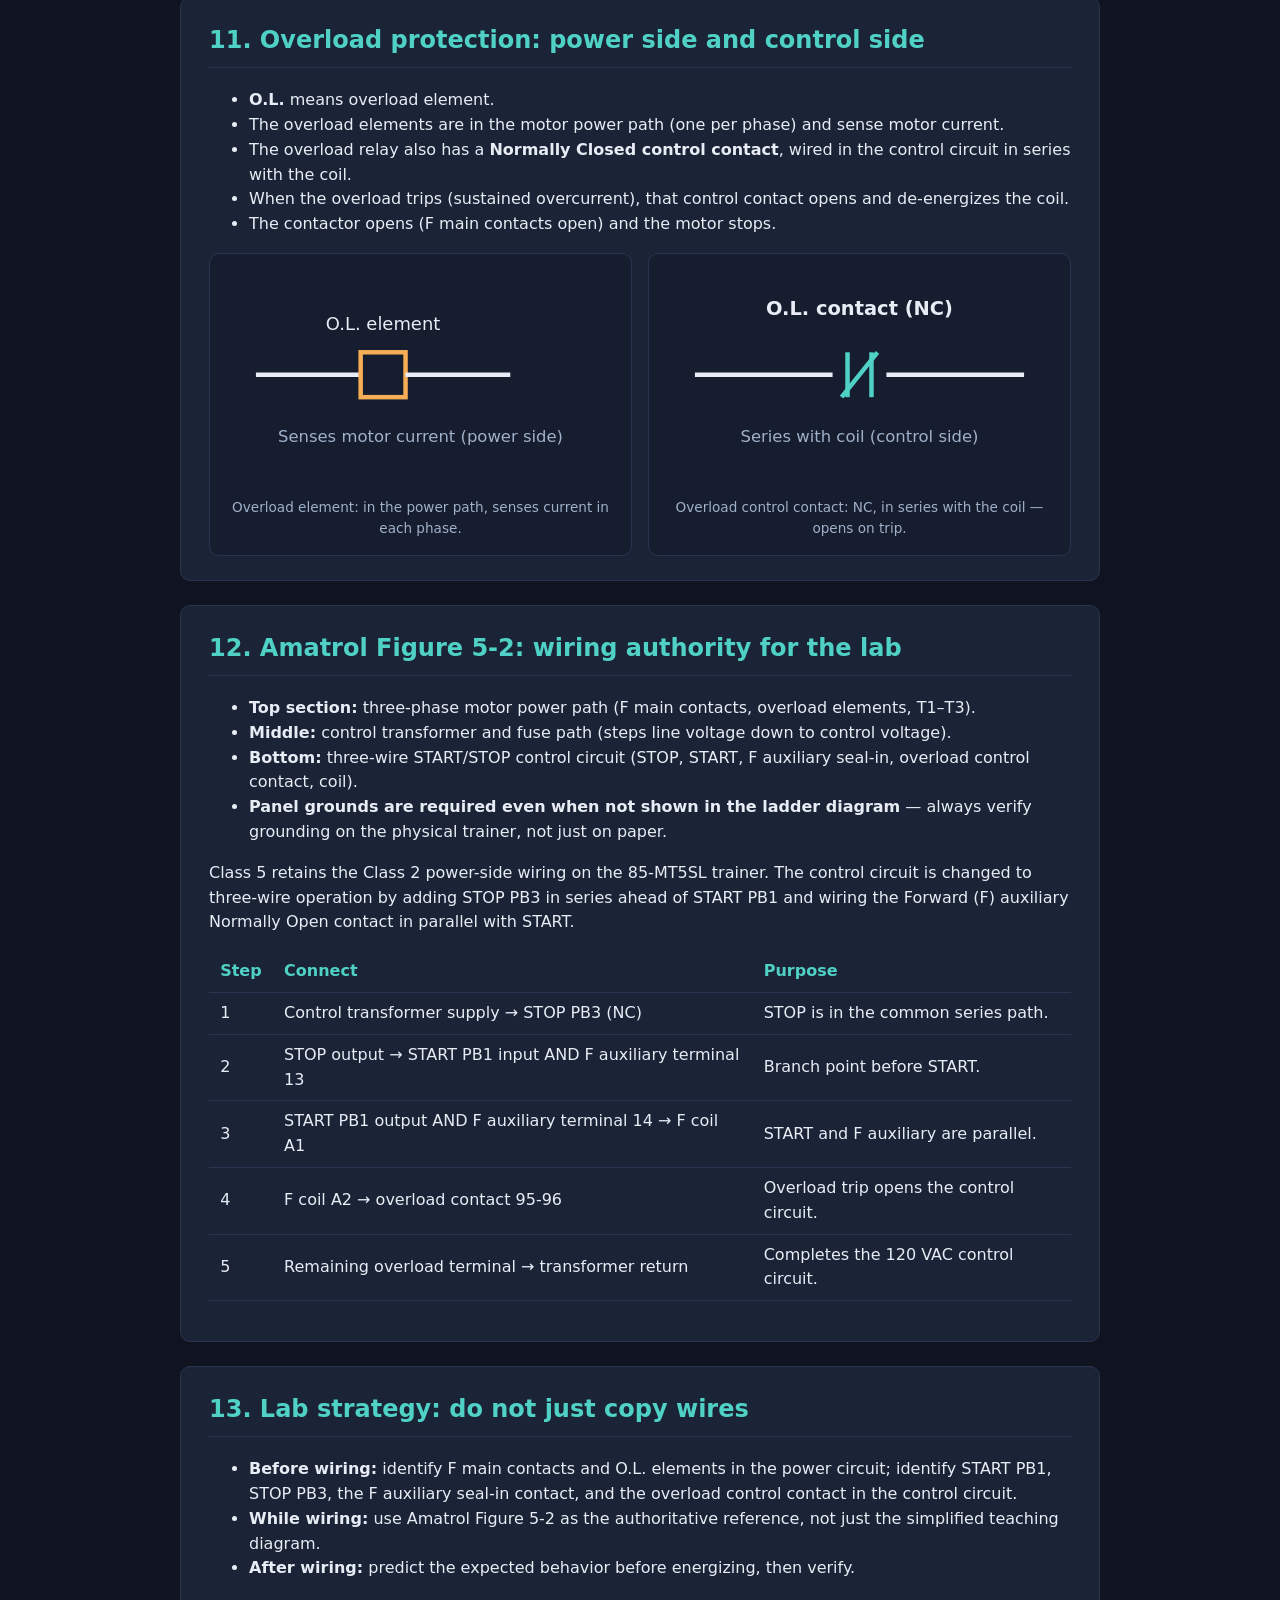
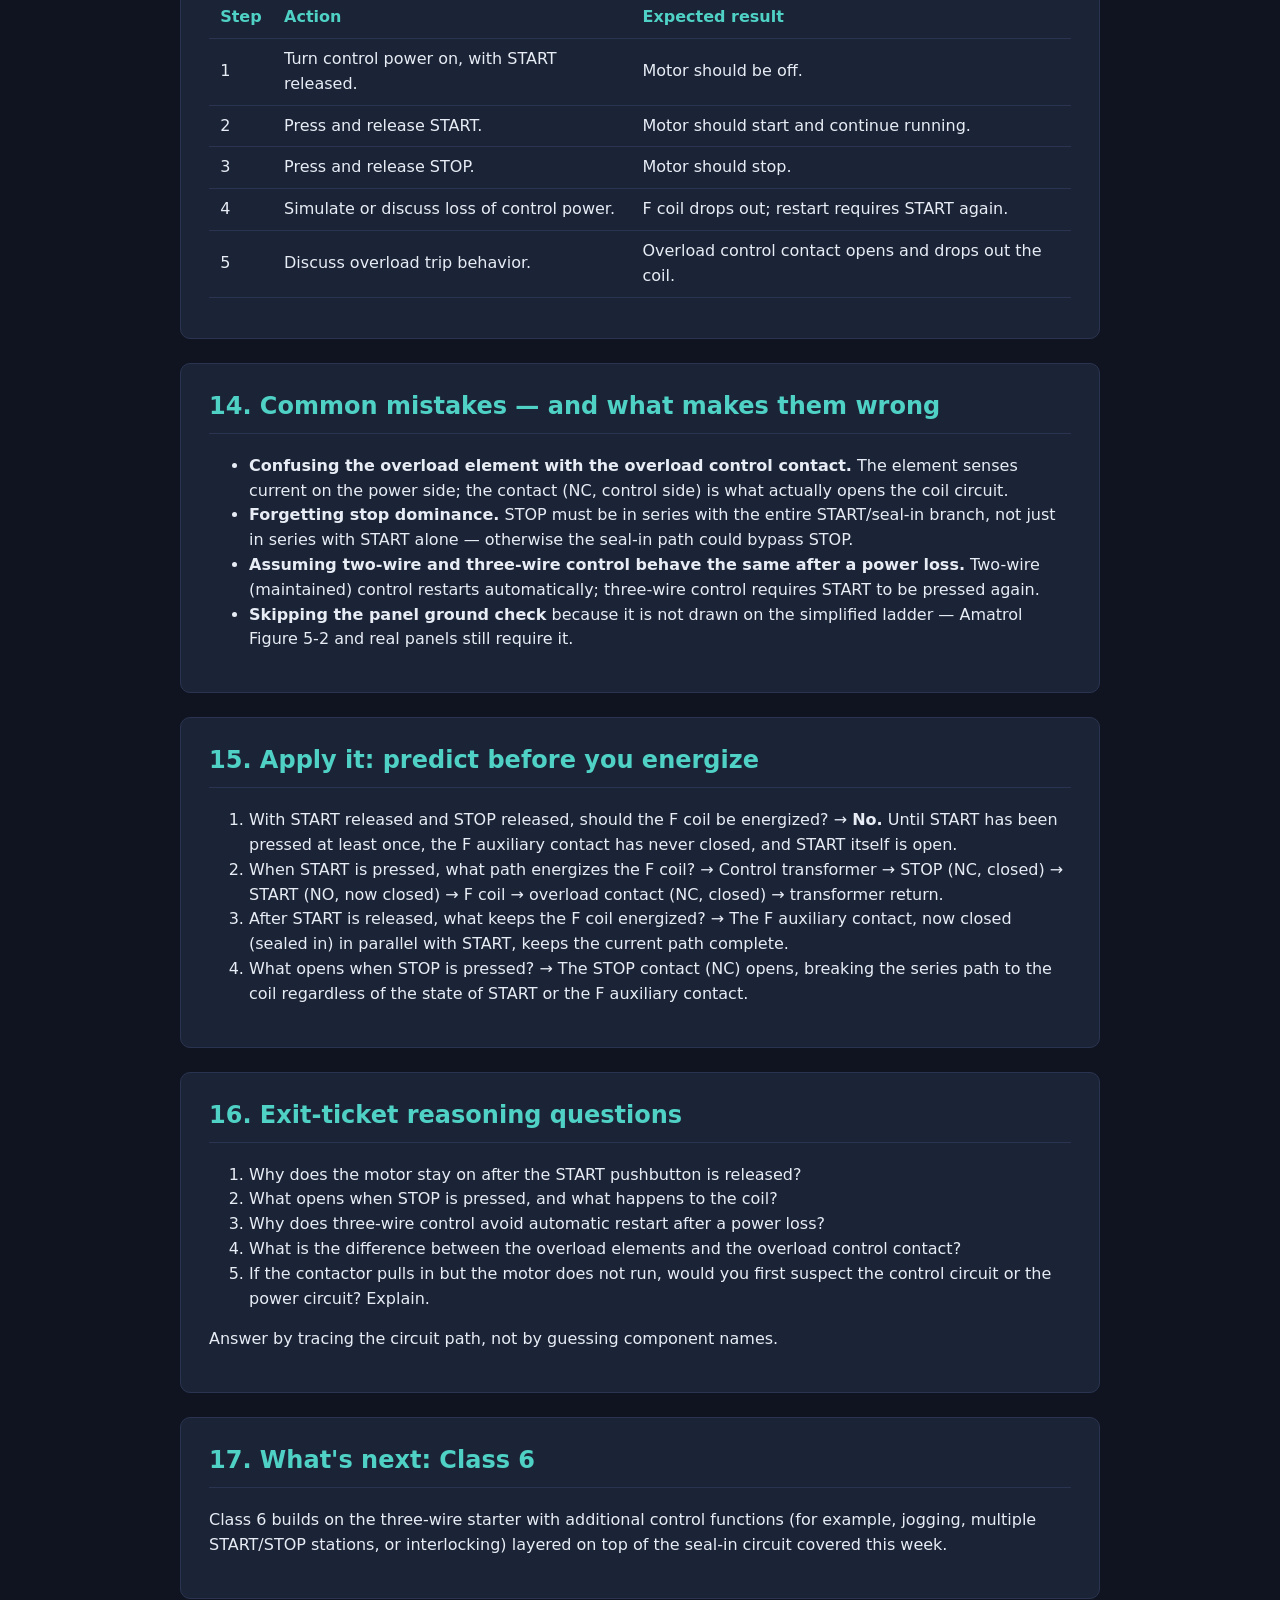
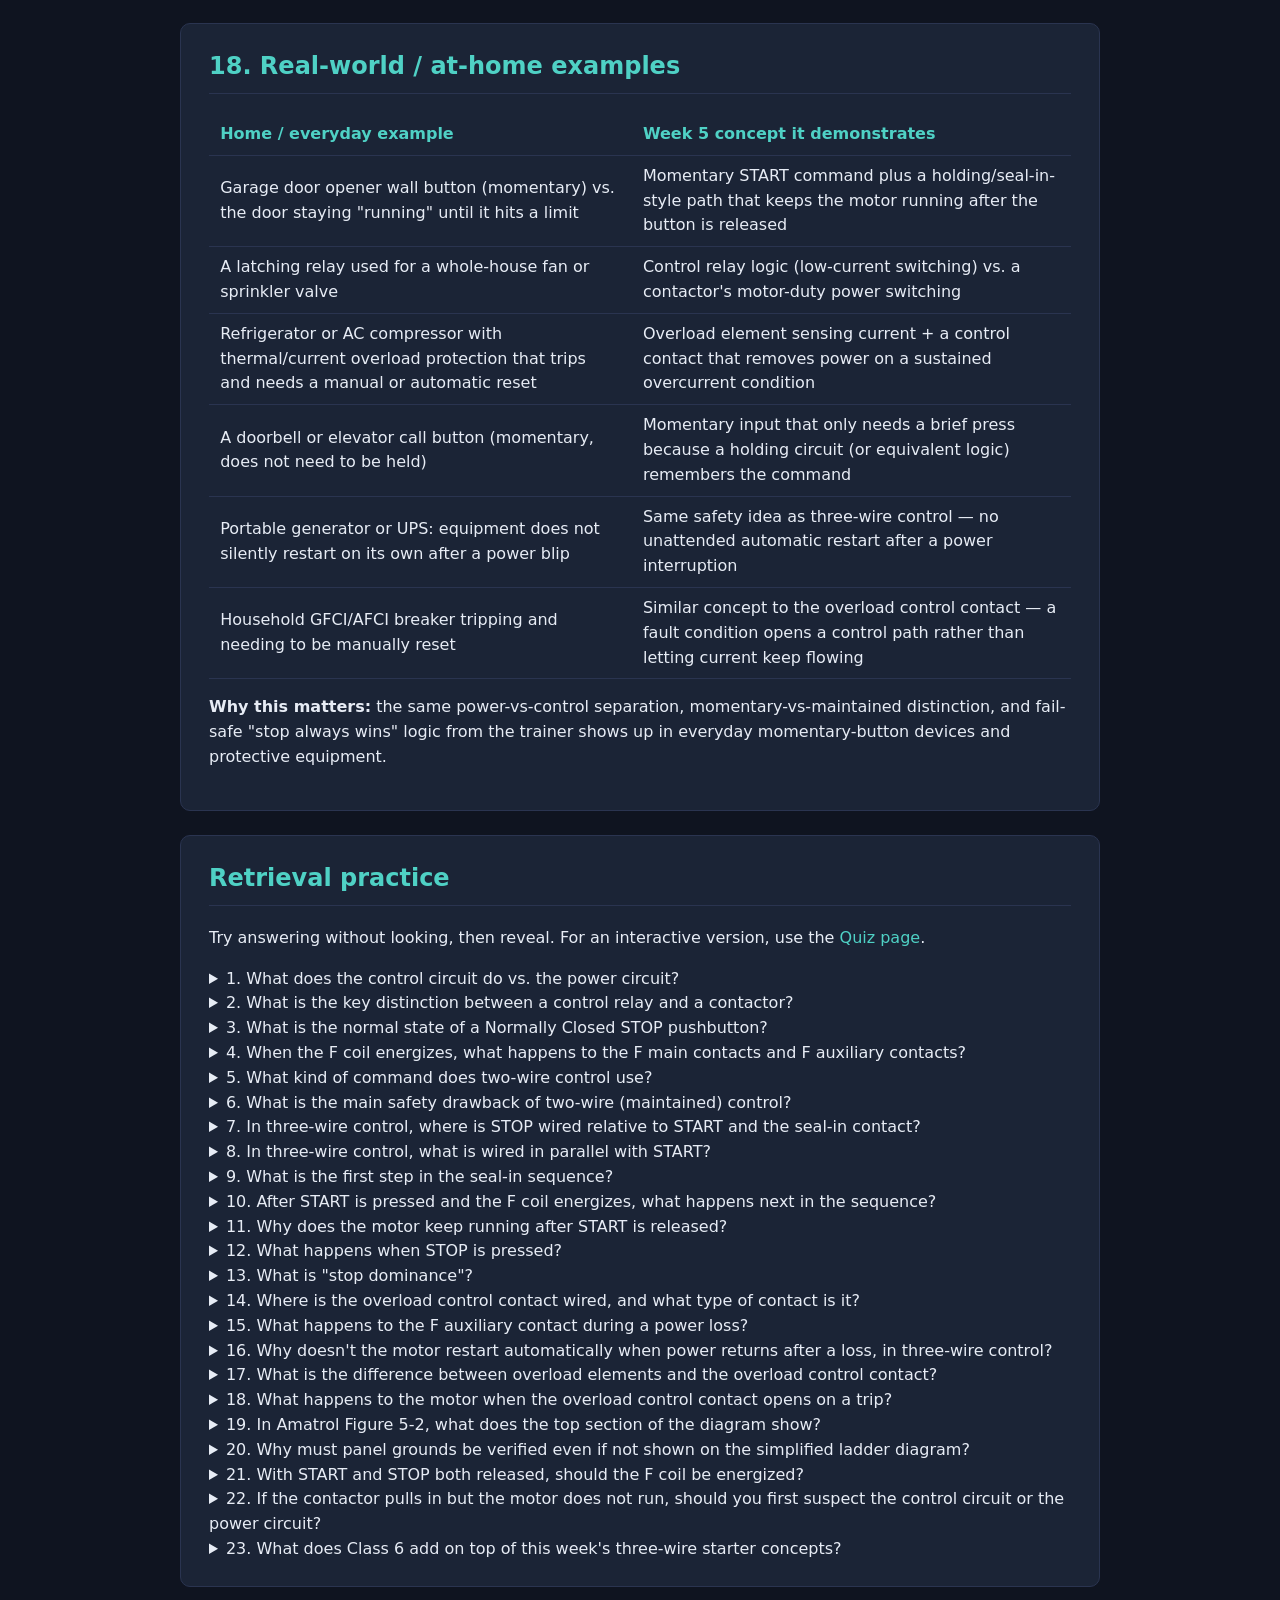
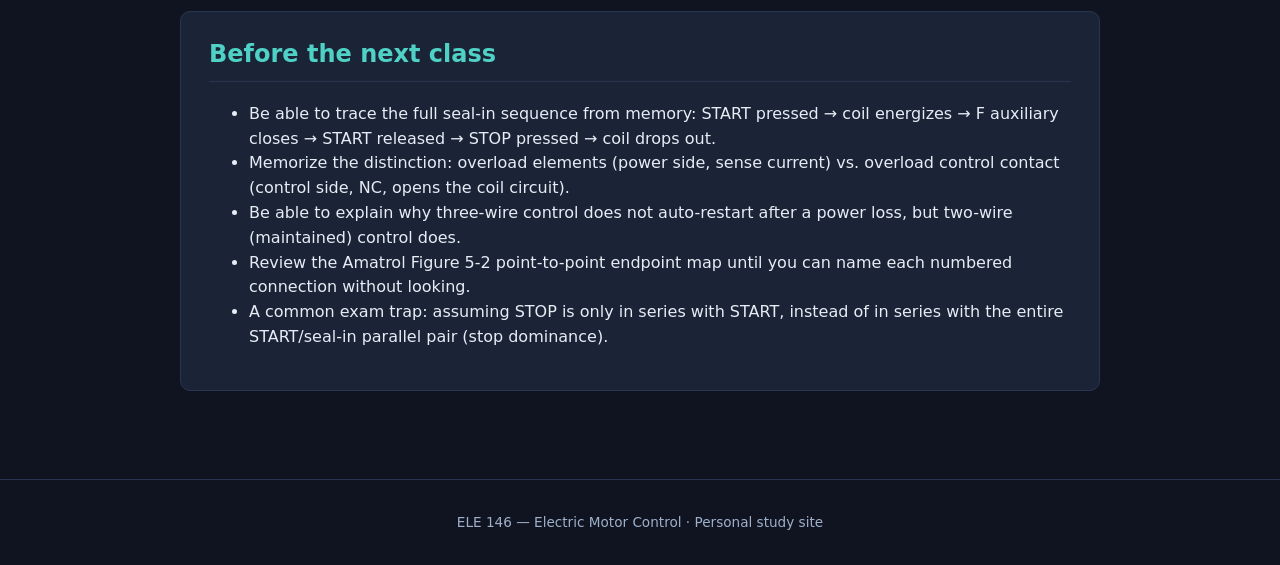
<file: study/week5.html>
<!DOCTYPE html>
<html lang="en">
<head>
<meta charset="UTF-8" />
<meta name="viewport" content="width=device-width, initial-scale=1.0" />
<title>Week 5: Control Relays and Motor Starters — ELE 146</title>
<link rel="stylesheet" href="/css/style.css" />
</head>
<body>
<header class="site-header">
  <nav class="nav">
    <div class="brand">ELE 146 <span>Study Hub</span></div>
    <div class="nav-links">
      <a href="/index.html">Home</a>
      <a href="/study/index.html" class="active">Study Materials</a>
      <a href="/quiz/index.html">Quiz</a>
      <a href="/lab/index.html">Lab</a>
    </div>
  </nav>
</header>

<main>
  <div class="breadcrumb"><a href="/index.html">Home</a> / <a href="/study/index.html">Study Materials</a> / Week 5</div>
  <h1>Week 5 — Control Relays and Motor Starters</h1>
  <p><strong>Sources:</strong> Class 5 POST-slides, Class 5 homework &amp; answer key, Lab 5 (Amatrol Figure 5-2, three-wire motor starter)</p>
  <p><em>Teaching focus: contactor action, overload protection, two-wire control, three-wire control, and seal-in operation.</em></p>

  <section class="content-block">
    <h2>Key takeaways</h2>
    <ol>
      <li>The control circuit gives permission; the power circuit carries the energy.</li>
      <li>A control relay is a logic device; a contactor is a motor-duty power-switching device.</li>
      <li>Two-wire control uses a maintained command. Three-wire control uses momentary START/STOP plus seal-in memory.</li>
      <li>The seal-in sequence: START closes &rarr; coil energizes &rarr; F auxiliary closes &rarr; START can be released &rarr; STOP opens &rarr; coil drops out.</li>
      <li>STOP (and the overload control contact) are in series with the entire START/seal-in branch, so either one always removes power from the coil &mdash; "stop dominance."</li>
      <li>Overload elements (power side) sense current; the overload control contact (control side, NC) is what actually opens the coil circuit on a trip.</li>
    </ol>
  </section>

  <section class="content-block">
    <h2>1. What you must be able to do</h2>
    <ul>
      <li>Explain the difference between the power circuit and the control circuit in a motor starter.</li>
      <li>Distinguish a control relay (logic device) from a contactor (motor-duty power-switching device).</li>
      <li>Read Normally Open (NO) and Normally Closed (NC) contacts from their normal, unactuated state.</li>
      <li>Explain two-wire (maintained) control vs. three-wire (momentary START/STOP + seal-in) control.</li>
      <li>Trace the full seal-in sequence, step by step, without guessing.</li>
      <li>Explain why three-wire control does not automatically restart the motor after a power loss.</li>
      <li>Distinguish overload elements (power side) from the overload control contact (control side).</li>
    </ul>
  </section>

  <section class="content-block">
    <h2>2. Motor starter: two circuits working together</h2>
    <ul>
      <li><strong>Power circuit:</strong> carries three-phase current from the line, through the F main contacts and the overload elements, to the motor (T1, T2, T3).</li>
      <li><strong>Control circuit:</strong> lower-current logic path &mdash; STOP, START, coil, auxiliary contact, and the overload control contact &mdash; that decides whether the power circuit should be closed.</li>
    </ul>
    <p><strong>Teaching point:</strong> the control circuit gives permission; the power circuit carries the energy.</p>
    <figure class="diagram">
      <svg viewBox="0 0 460 170" xmlns="http://www.w3.org/2000/svg" role="img" aria-label="Power circuit versus control circuit diagram">
        <rect x="20" y="20" width="200" height="130" rx="8" fill="none" stroke="#f6ad55" stroke-width="3"/>
        <text x="120" y="45" text-anchor="middle" fill="#f6ad55" font-size="14" font-weight="700">Power circuit</text>
        <text x="120" y="70" text-anchor="middle" fill="#e7ecf5" font-size="12">L1, L2, L3 &rarr; F main</text>
        <text x="120" y="90" text-anchor="middle" fill="#e7ecf5" font-size="12">contacts &rarr; O.L. elements</text>
        <text x="120" y="110" text-anchor="middle" fill="#e7ecf5" font-size="12">&rarr; motor (T1, T2, T3)</text>
        <text x="120" y="135" text-anchor="middle" fill="#9fb0c9" font-size="11">Carries the energy</text>
        <rect x="240" y="20" width="200" height="130" rx="8" fill="none" stroke="#4fd1c5" stroke-width="3"/>
        <text x="340" y="45" text-anchor="middle" fill="#4fd1c5" font-size="14" font-weight="700">Control circuit</text>
        <text x="340" y="70" text-anchor="middle" fill="#e7ecf5" font-size="12">STOP &rarr; START &rarr; coil F</text>
        <text x="340" y="90" text-anchor="middle" fill="#e7ecf5" font-size="12">(F auxiliary seal-in,</text>
        <text x="340" y="110" text-anchor="middle" fill="#e7ecf5" font-size="12">overload control contact)</text>
        <text x="340" y="135" text-anchor="middle" fill="#9fb0c9" font-size="11">Gives permission</text>
      </svg>
      <figcaption>The control circuit decides whether the contactor should close; the power circuit supplies the motor.</figcaption>
    </figure>
  </section>

  <section class="content-block">
    <h2>3. Contactors and control relays: same idea, different duty</h2>
    <ul>
      <li>A <strong>control relay</strong> is a logic device &mdash; it switches low-current control signals.</li>
      <li>A <strong>contactor</strong> is a motor-duty power-switching device &mdash; built to make and break the higher current the motor draws.</li>
    </ul>
    <p><strong>Key distinction:</strong> relay = logic device; contactor = motor-duty power-switching device. A motor starter is a contactor plus overload protection.</p>
  </section>

  <section class="content-block">
    <h2>4. Normally Open and Normally Closed contacts (recap)</h2>
    <ul>
      <li><strong>Normally Open (NO):</strong> open in the normal, unactuated state.</li>
      <li><strong>Normally Closed (NC):</strong> closed in the normal, unactuated state.</li>
      <li>The symbol shows the normal state; actual state depends on whether the device is actuated.</li>
    </ul>
    <p><strong>Example:</strong> a Normally Closed STOP pushbutton is drawn closed. When the operator presses STOP, the physical contact opens and breaks the control path.</p>
  </section>

  <section class="content-block">
    <h2>5. What the coil does</h2>
    <ul>
      <li><strong>Coil de-energized:</strong> the F main contacts are open, and any F auxiliary contacts are in their normal state.</li>
      <li><strong>Coil energized:</strong> the F main contacts close (motor power applied), and the F auxiliary contact(s) switch to their actuated state.</li>
    </ul>
    <p><strong>Why it matters:</strong> every contact labeled "F" &mdash; main or auxiliary &mdash; moves together whenever the F coil changes state. Trace the coil first, then every contact that shares its name.</p>
  </section>

  <section class="content-block">
    <h2>6. Two-wire control: maintained command</h2>
    <ul>
      <li>Two-wire control uses a <strong>maintained</strong> command &mdash; for example, a selector switch or float switch that stays in its actuated position.</li>
      <li>As long as the maintained input is closed, the coil stays energized; no seal-in path is needed.</li>
    </ul>
    <p><strong>Classroom warning:</strong> two-wire control will restart the motor automatically as soon as the maintained input recloses &mdash; including after a power interruption.</p>
    <p>Two-wire control uses a maintained command. Three-wire control uses momentary START/STOP plus seal-in memory.</p>
  </section>

  <section class="content-block">
    <h2>7. Three-wire control: momentary START and STOP</h2>
    <p>Three-wire control uses momentary pushbuttons (they spring back when released) plus a seal-in auxiliary contact for memory:</p>
    <ul>
      <li><strong>STOP path:</strong> a Normally Closed pushbutton, wired first in the series path from L1.</li>
      <li><strong>START path:</strong> a Normally Open pushbutton, wired after STOP, in parallel with the seal-in path.</li>
      <li><strong>Seal-in path:</strong> the F auxiliary Normally Open contact, wired in parallel with START.</li>
    </ul>
    <figure class="diagram">
      <svg viewBox="0 0 460 220" xmlns="http://www.w3.org/2000/svg" role="img" aria-label="Three-wire seal-in circuit diagram">
        <line x1="20" y1="20" x2="20" y2="200" stroke="#e7ecf5" stroke-width="4"/>
        <line x1="440" y1="20" x2="440" y2="200" stroke="#e7ecf5" stroke-width="4"/>
        <text x="20" y="14" text-anchor="middle" fill="#9fb0c9" font-size="13">L1</text>
        <text x="440" y="14" text-anchor="middle" fill="#9fb0c9" font-size="13">N</text>
        <line x1="20" y1="110" x2="112" y2="110" stroke="#e7ecf5" stroke-width="3"/>
        <line x1="122" y1="95" x2="122" y2="125" stroke="#4fd1c5" stroke-width="3"/>
        <line x1="138" y1="95" x2="138" y2="125" stroke="#4fd1c5" stroke-width="3"/>
        <line x1="118" y1="125" x2="142" y2="95" stroke="#4fd1c5" stroke-width="3"/>
        <line x1="148" y1="110" x2="190" y2="110" stroke="#e7ecf5" stroke-width="3"/>
        <text x="130" y="75" text-anchor="middle" fill="#e7ecf5" font-size="12">STOP PB3 (NC)</text>
        <line x1="190" y1="60" x2="190" y2="160" stroke="#e7ecf5" stroke-width="3"/>
        <line x1="190" y1="60" x2="242" y2="60" stroke="#e7ecf5" stroke-width="3"/>
        <line x1="252" y1="45" x2="252" y2="75" stroke="#4fd1c5" stroke-width="3"/>
        <line x1="268" y1="45" x2="268" y2="75" stroke="#4fd1c5" stroke-width="3"/>
        <line x1="278" y1="60" x2="330" y2="60" stroke="#e7ecf5" stroke-width="3"/>
        <text x="260" y="35" text-anchor="middle" fill="#e7ecf5" font-size="12">START PB1 (NO)</text>
        <line x1="190" y1="160" x2="242" y2="160" stroke="#e7ecf5" stroke-width="3"/>
        <line x1="252" y1="145" x2="252" y2="175" stroke="#4fd1c5" stroke-width="3"/>
        <line x1="268" y1="145" x2="268" y2="175" stroke="#4fd1c5" stroke-width="3"/>
        <line x1="278" y1="160" x2="330" y2="160" stroke="#e7ecf5" stroke-width="3"/>
        <text x="260" y="200" text-anchor="middle" fill="#e7ecf5" font-size="12">F aux (NO) &mdash; seal-in</text>
        <line x1="330" y1="60" x2="330" y2="160" stroke="#e7ecf5" stroke-width="3"/>
        <line x1="330" y1="110" x2="372" y2="110" stroke="#e7ecf5" stroke-width="3"/>
        <circle cx="390" cy="110" r="18" fill="none" stroke="#f6ad55" stroke-width="3"/>
        <text x="390" y="115" text-anchor="middle" fill="#f6ad55" font-size="13" font-weight="700">F</text>
        <line x1="408" y1="110" x2="440" y2="110" stroke="#e7ecf5" stroke-width="3"/>
      </svg>
      <figcaption>Three-wire control: STOP (NC) in series, START (NO) parallel with F auxiliary (seal-in), feeding coil F.</figcaption>
    </figure>
  </section>

  <section class="content-block">
    <h2>8. Seal-in sequence: what you must be able to explain, step by step</h2>
    <ol>
      <li><strong>START is pressed.</strong> The START contact closes and energizes the F coil.</li>
      <li><strong>F coil energizes.</strong> The F main contacts close and motor power is applied.</li>
      <li><strong>F auxiliary closes.</strong> The auxiliary contact creates a parallel holding path around START.</li>
      <li><strong>START is released.</strong> The motor keeps running because current flows through the F auxiliary contact instead of through START.</li>
      <li><strong>STOP is pressed.</strong> The STOP contact opens; the F coil drops out and all F contacts (main and auxiliary) return to normal.</li>
    </ol>
    <p><strong>Reasoning pattern for any seal-in question:</strong> identify the relevant device, determine whether it opens or closes, then trace whether the coil can remain energized.</p>
  </section>

  <section class="content-block">
    <h2>9. Stop dominance and the overload contact</h2>
    <ul>
      <li><strong>Stop dominance:</strong> STOP is wired ahead of the START/seal-in parallel pair, in series with the entire rung. Pressing STOP always breaks the path to the coil, even if START is also being held.</li>
      <li><strong>Overload control contact:</strong> also wired in series with the coil (alongside STOP), so an overload trip has the same fail-safe effect as pressing STOP.</li>
    </ul>
  </section>

  <section class="content-block">
    <h2>10. Power-loss behavior: why three-wire control is common</h2>
    <ul>
      <li><strong>During power loss:</strong> the F coil de-energizes and the F auxiliary seal-in contact opens (returns to normal/open).</li>
      <li><strong>When power returns:</strong> START is no longer being pressed, and the auxiliary contact is open, so there is no complete path to the coil. The operator must press START again.</li>
    </ul>
    <p>This is the main safety advantage of three-wire control over two-wire (maintained) control: no automatic, unattended restart.</p>
  </section>

  <section class="content-block">
    <h2>11. Overload protection: power side and control side</h2>
    <ul>
      <li><strong>O.L.</strong> means overload element.</li>
      <li>The overload elements are in the motor power path (one per phase) and sense motor current.</li>
      <li>The overload relay also has a <strong>Normally Closed control contact</strong>, wired in the control circuit in series with the coil.</li>
      <li>When the overload trips (sustained overcurrent), that control contact opens and de-energizes the coil.</li>
      <li>The contactor opens (F main contacts open) and the motor stops.</li>
    </ul>
    <div class="diagram-row">
      <figure class="diagram">
        <svg viewBox="0 0 260 140" xmlns="http://www.w3.org/2000/svg" role="img" aria-label="Overload element in the power circuit">
          <line x1="20" y1="70" x2="90" y2="70" stroke="#e7ecf5" stroke-width="3"/>
          <rect x="90" y="55" width="30" height="30" fill="none" stroke="#f6ad55" stroke-width="3"/>
          <line x1="120" y1="70" x2="190" y2="70" stroke="#e7ecf5" stroke-width="3"/>
          <text x="105" y="40" text-anchor="middle" fill="#e7ecf5" font-size="12">O.L. element</text>
          <text x="130" y="115" text-anchor="middle" fill="#9fb0c9" font-size="11">Senses motor current (power side)</text>
        </svg>
        <figcaption>Overload element: in the power path, senses current in each phase.</figcaption>
      </figure>
      <figure class="diagram">
        <svg viewBox="0 0 260 140" xmlns="http://www.w3.org/2000/svg" role="img" aria-label="Overload control contact in the control circuit">
          <line x1="20" y1="70" x2="112" y2="70" stroke="#e7ecf5" stroke-width="3"/>
          <line x1="122" y1="55" x2="122" y2="85" stroke="#4fd1c5" stroke-width="3"/>
          <line x1="138" y1="55" x2="138" y2="85" stroke="#4fd1c5" stroke-width="3"/>
          <line x1="118" y1="85" x2="142" y2="55" stroke="#4fd1c5" stroke-width="3"/>
          <line x1="148" y1="70" x2="240" y2="70" stroke="#e7ecf5" stroke-width="3"/>
          <text x="130" y="30" text-anchor="middle" fill="#e7ecf5" font-size="13" font-weight="700">O.L. contact (NC)</text>
          <text x="130" y="115" text-anchor="middle" fill="#9fb0c9" font-size="11">Series with coil (control side)</text>
        </svg>
        <figcaption>Overload control contact: NC, in series with the coil &mdash; opens on trip.</figcaption>
      </figure>
    </div>
  </section>

  <section class="content-block">
    <h2>12. Amatrol Figure 5-2: wiring authority for the lab</h2>
    <ul>
      <li><strong>Top section:</strong> three-phase motor power path (F main contacts, overload elements, T1&ndash;T3).</li>
      <li><strong>Middle:</strong> control transformer and fuse path (steps line voltage down to control voltage).</li>
      <li><strong>Bottom:</strong> three-wire START/STOP control circuit (STOP, START, F auxiliary seal-in, overload control contact, coil).</li>
      <li><strong>Panel grounds are required even when not shown in the ladder diagram</strong> &mdash; always verify grounding on the physical trainer, not just on paper.</li>
    </ul>
    <p>Class 5 retains the Class 2 power-side wiring on the 85-MT5SL trainer. The control circuit is changed to three-wire operation by adding STOP PB3 in series ahead of START PB1 and wiring the Forward (F) auxiliary Normally Open contact in parallel with START.</p>
    <table>
      <tr><th>Step</th><th>Connect</th><th>Purpose</th></tr>
      <tr><td>1</td><td>Control transformer supply &rarr; STOP PB3 (NC)</td><td>STOP is in the common series path.</td></tr>
      <tr><td>2</td><td>STOP output &rarr; START PB1 input AND F auxiliary terminal 13</td><td>Branch point before START.</td></tr>
      <tr><td>3</td><td>START PB1 output AND F auxiliary terminal 14 &rarr; F coil A1</td><td>START and F auxiliary are parallel.</td></tr>
      <tr><td>4</td><td>F coil A2 &rarr; overload contact 95-96</td><td>Overload trip opens the control circuit.</td></tr>
      <tr><td>5</td><td>Remaining overload terminal &rarr; transformer return</td><td>Completes the 120 VAC control circuit.</td></tr>
    </table>
  </section>

  <section class="content-block">
    <h2>13. Lab strategy: do not just copy wires</h2>
    <ul>
      <li><strong>Before wiring:</strong> identify F main contacts and O.L. elements in the power circuit; identify START PB1, STOP PB3, the F auxiliary seal-in contact, and the overload control contact in the control circuit.</li>
      <li><strong>While wiring:</strong> use Amatrol Figure 5-2 as the authoritative reference, not just the simplified teaching diagram.</li>
      <li><strong>After wiring:</strong> predict the expected behavior before energizing, then verify.</li>
    </ul>
    <table>
      <tr><th>Step</th><th>Action</th><th>Expected result</th></tr>
      <tr><td>1</td><td>Turn control power on, with START released.</td><td>Motor should be off.</td></tr>
      <tr><td>2</td><td>Press and release START.</td><td>Motor should start and continue running.</td></tr>
      <tr><td>3</td><td>Press and release STOP.</td><td>Motor should stop.</td></tr>
      <tr><td>4</td><td>Simulate or discuss loss of control power.</td><td>F coil drops out; restart requires START again.</td></tr>
      <tr><td>5</td><td>Discuss overload trip behavior.</td><td>Overload control contact opens and drops out the coil.</td></tr>
    </table>
  </section>

  <section class="content-block">
    <h2>14. Common mistakes &mdash; and what makes them wrong</h2>
    <ul>
      <li><strong>Confusing the overload element with the overload control contact.</strong> The element senses current on the power side; the contact (NC, control side) is what actually opens the coil circuit.</li>
      <li><strong>Forgetting stop dominance.</strong> STOP must be in series with the entire START/seal-in branch, not just in series with START alone &mdash; otherwise the seal-in path could bypass STOP.</li>
      <li><strong>Assuming two-wire and three-wire control behave the same after a power loss.</strong> Two-wire (maintained) control restarts automatically; three-wire control requires START to be pressed again.</li>
      <li><strong>Skipping the panel ground check</strong> because it is not drawn on the simplified ladder &mdash; Amatrol Figure 5-2 and real panels still require it.</li>
    </ul>
  </section>

  <section class="content-block">
    <h2>15. Apply it: predict before you energize</h2>
    <ol>
      <li>With START released and STOP released, should the F coil be energized? &rarr; <strong>No.</strong> Until START has been pressed at least once, the F auxiliary contact has never closed, and START itself is open.</li>
      <li>When START is pressed, what path energizes the F coil? &rarr; Control transformer &rarr; STOP (NC, closed) &rarr; START (NO, now closed) &rarr; F coil &rarr; overload contact (NC, closed) &rarr; transformer return.</li>
      <li>After START is released, what keeps the F coil energized? &rarr; The F auxiliary contact, now closed (sealed in) in parallel with START, keeps the current path complete.</li>
      <li>What opens when STOP is pressed? &rarr; The STOP contact (NC) opens, breaking the series path to the coil regardless of the state of START or the F auxiliary contact.</li>
    </ol>
  </section>

  <section class="content-block">
    <h2>16. Exit-ticket reasoning questions</h2>
    <ol>
      <li>Why does the motor stay on after the START pushbutton is released?</li>
      <li>What opens when STOP is pressed, and what happens to the coil?</li>
      <li>Why does three-wire control avoid automatic restart after a power loss?</li>
      <li>What is the difference between the overload elements and the overload control contact?</li>
      <li>If the contactor pulls in but the motor does not run, would you first suspect the control circuit or the power circuit? Explain.</li>
    </ol>
    <p>Answer by tracing the circuit path, not by guessing component names.</p>
  </section>

  <section class="content-block">
    <h2>17. What's next: Class 6</h2>
    <p>Class 6 builds on the three-wire starter with additional control functions (for example, jogging, multiple START/STOP stations, or interlocking) layered on top of the seal-in circuit covered this week.</p>
  </section>

  <section class="content-block">
    <h2>18. Real-world / at-home examples</h2>
    <table>
      <tr><th>Home / everyday example</th><th>Week 5 concept it demonstrates</th></tr>
      <tr><td>Garage door opener wall button (momentary) vs. the door staying "running" until it hits a limit</td><td>Momentary START command plus a holding/seal-in-style path that keeps the motor running after the button is released</td></tr>
      <tr><td>A latching relay used for a whole-house fan or sprinkler valve</td><td>Control relay logic (low-current switching) vs. a contactor's motor-duty power switching</td></tr>
      <tr><td>Refrigerator or AC compressor with thermal/current overload protection that trips and needs a manual or automatic reset</td><td>Overload element sensing current + a control contact that removes power on a sustained overcurrent condition</td></tr>
      <tr><td>A doorbell or elevator call button (momentary, does not need to be held)</td><td>Momentary input that only needs a brief press because a holding circuit (or equivalent logic) remembers the command</td></tr>
      <tr><td>Portable generator or UPS: equipment does not silently restart on its own after a power blip</td><td>Same safety idea as three-wire control &mdash; no unattended automatic restart after a power interruption</td></tr>
      <tr><td>Household GFCI/AFCI breaker tripping and needing to be manually reset</td><td>Similar concept to the overload control contact &mdash; a fault condition opens a control path rather than letting current keep flowing</td></tr>
    </table>
    <p><strong>Why this matters:</strong> the same power-vs-control separation, momentary-vs-maintained distinction, and fail-safe "stop always wins" logic from the trainer shows up in everyday momentary-button devices and protective equipment.</p>
  </section>

  <section class="content-block">
    <h2>Retrieval practice</h2>
    <p>Try answering without looking, then reveal. For an interactive version, use the <a href="/quiz/index.html">Quiz page</a>.</p>
    <details><summary>1. What does the control circuit do vs. the power circuit?</summary><p>The control circuit decides whether the contactor should close (gives permission); the power circuit carries the energy to the motor.</p></details>
    <details><summary>2. What is the key distinction between a control relay and a contactor?</summary><p>A control relay is a logic device (low-current switching); a contactor is a motor-duty power-switching device built for higher current.</p></details>
    <details><summary>3. What is the normal state of a Normally Closed STOP pushbutton?</summary><p>Closed &mdash; pressing STOP opens the physical contact and breaks the control path.</p></details>
    <details><summary>4. When the F coil energizes, what happens to the F main contacts and F auxiliary contacts?</summary><p>They all move together: the F main contacts close (motor power applied) and the F auxiliary contact(s) switch to their actuated state.</p></details>
    <details><summary>5. What kind of command does two-wire control use?</summary><p>A maintained command (e.g., a selector or float switch) that stays in its actuated position &mdash; no seal-in path is needed.</p></details>
    <details><summary>6. What is the main safety drawback of two-wire (maintained) control?</summary><p>It restarts the motor automatically as soon as the maintained input recloses, including after a power interruption.</p></details>
    <details><summary>7. In three-wire control, where is STOP wired relative to START and the seal-in contact?</summary><p>STOP (NC) is wired first, in series with the entire START/seal-in parallel pair.</p></details>
    <details><summary>8. In three-wire control, what is wired in parallel with START?</summary><p>The F auxiliary Normally Open contact (the seal-in path).</p></details>
    <details><summary>9. What is the first step in the seal-in sequence?</summary><p>START is pressed, closing the START contact and energizing the F coil.</p></details>
    <details><summary>10. After START is pressed and the F coil energizes, what happens next in the sequence?</summary><p>The F main contacts close (motor power applied), and then the F auxiliary contact closes, creating a parallel holding path around START.</p></details>
    <details><summary>11. Why does the motor keep running after START is released?</summary><p>Current flows through the now-closed F auxiliary (seal-in) contact instead of through START.</p></details>
    <details><summary>12. What happens when STOP is pressed?</summary><p>The STOP contact opens, the F coil drops out, and all F contacts (main and auxiliary) return to normal.</p></details>
    <details><summary>13. What is "stop dominance"?</summary><p>STOP is in series with the entire rung, so pressing STOP always breaks the path to the coil, even if START is being held at the same time.</p></details>
    <details><summary>14. Where is the overload control contact wired, and what type of contact is it?</summary><p>In series with the coil (alongside STOP); it is Normally Closed.</p></details>
    <details><summary>15. What happens to the F auxiliary contact during a power loss?</summary><p>The F coil de-energizes and the F auxiliary seal-in contact opens (returns to normal/open).</p></details>
    <details><summary>16. Why doesn't the motor restart automatically when power returns after a loss, in three-wire control?</summary><p>START is no longer being pressed and the auxiliary contact is open, so there is no complete path to the coil &mdash; START must be pressed again.</p></details>
    <details><summary>17. What is the difference between overload elements and the overload control contact?</summary><p>Overload elements are power-side current sensors (one per phase); the overload control contact is the control-side NC switch that opens the coil circuit when a trip is detected.</p></details>
    <details><summary>18. What happens to the motor when the overload control contact opens on a trip?</summary><p>The coil de-energizes, the F main contacts open, and the motor stops.</p></details>
    <details><summary>19. In Amatrol Figure 5-2, what does the top section of the diagram show?</summary><p>The three-phase motor power path: F main contacts, overload elements, and T1-T3.</p></details>
    <details><summary>20. Why must panel grounds be verified even if not shown on the simplified ladder diagram?</summary><p>Panel grounds are still required on the physical trainer/real panel; the simplified ladder is a teaching aid, not the full wiring authority.</p></details>
    <details><summary>21. With START and STOP both released, should the F coil be energized?</summary><p>No &mdash; START is open, and until START has been pressed at least once, the F auxiliary seal-in contact has never closed either.</p></details>
    <details><summary>22. If the contactor pulls in but the motor does not run, should you first suspect the control circuit or the power circuit?</summary><p>The power circuit &mdash; the control circuit has already done its job (the coil pulled in), so the fault is more likely downstream, in the power path to the motor.</p></details>
    <details><summary>23. What does Class 6 add on top of this week's three-wire starter concepts?</summary><p>Additional control functions, such as jogging, multiple START/STOP stations, or interlocking, layered on top of the seal-in circuit.</p></details>
  </section>

  <section class="content-block">
    <h2>Before the next class</h2>
    <ul>
      <li>Be able to trace the full seal-in sequence from memory: START pressed &rarr; coil energizes &rarr; F auxiliary closes &rarr; START released &rarr; STOP pressed &rarr; coil drops out.</li>
      <li>Memorize the distinction: overload elements (power side, sense current) vs. overload control contact (control side, NC, opens the coil circuit).</li>
      <li>Be able to explain why three-wire control does not auto-restart after a power loss, but two-wire (maintained) control does.</li>
      <li>Review the Amatrol Figure 5-2 point-to-point endpoint map until you can name each numbered connection without looking.</li>
      <li>A common exam trap: assuming STOP is only in series with START, instead of in series with the entire START/seal-in parallel pair (stop dominance).</li>
    </ul>
  </section>
</main>

<footer class="site-footer">
  ELE 146 — Electric Motor Control · Personal study site
</footer>
</body>
</html>
</file>
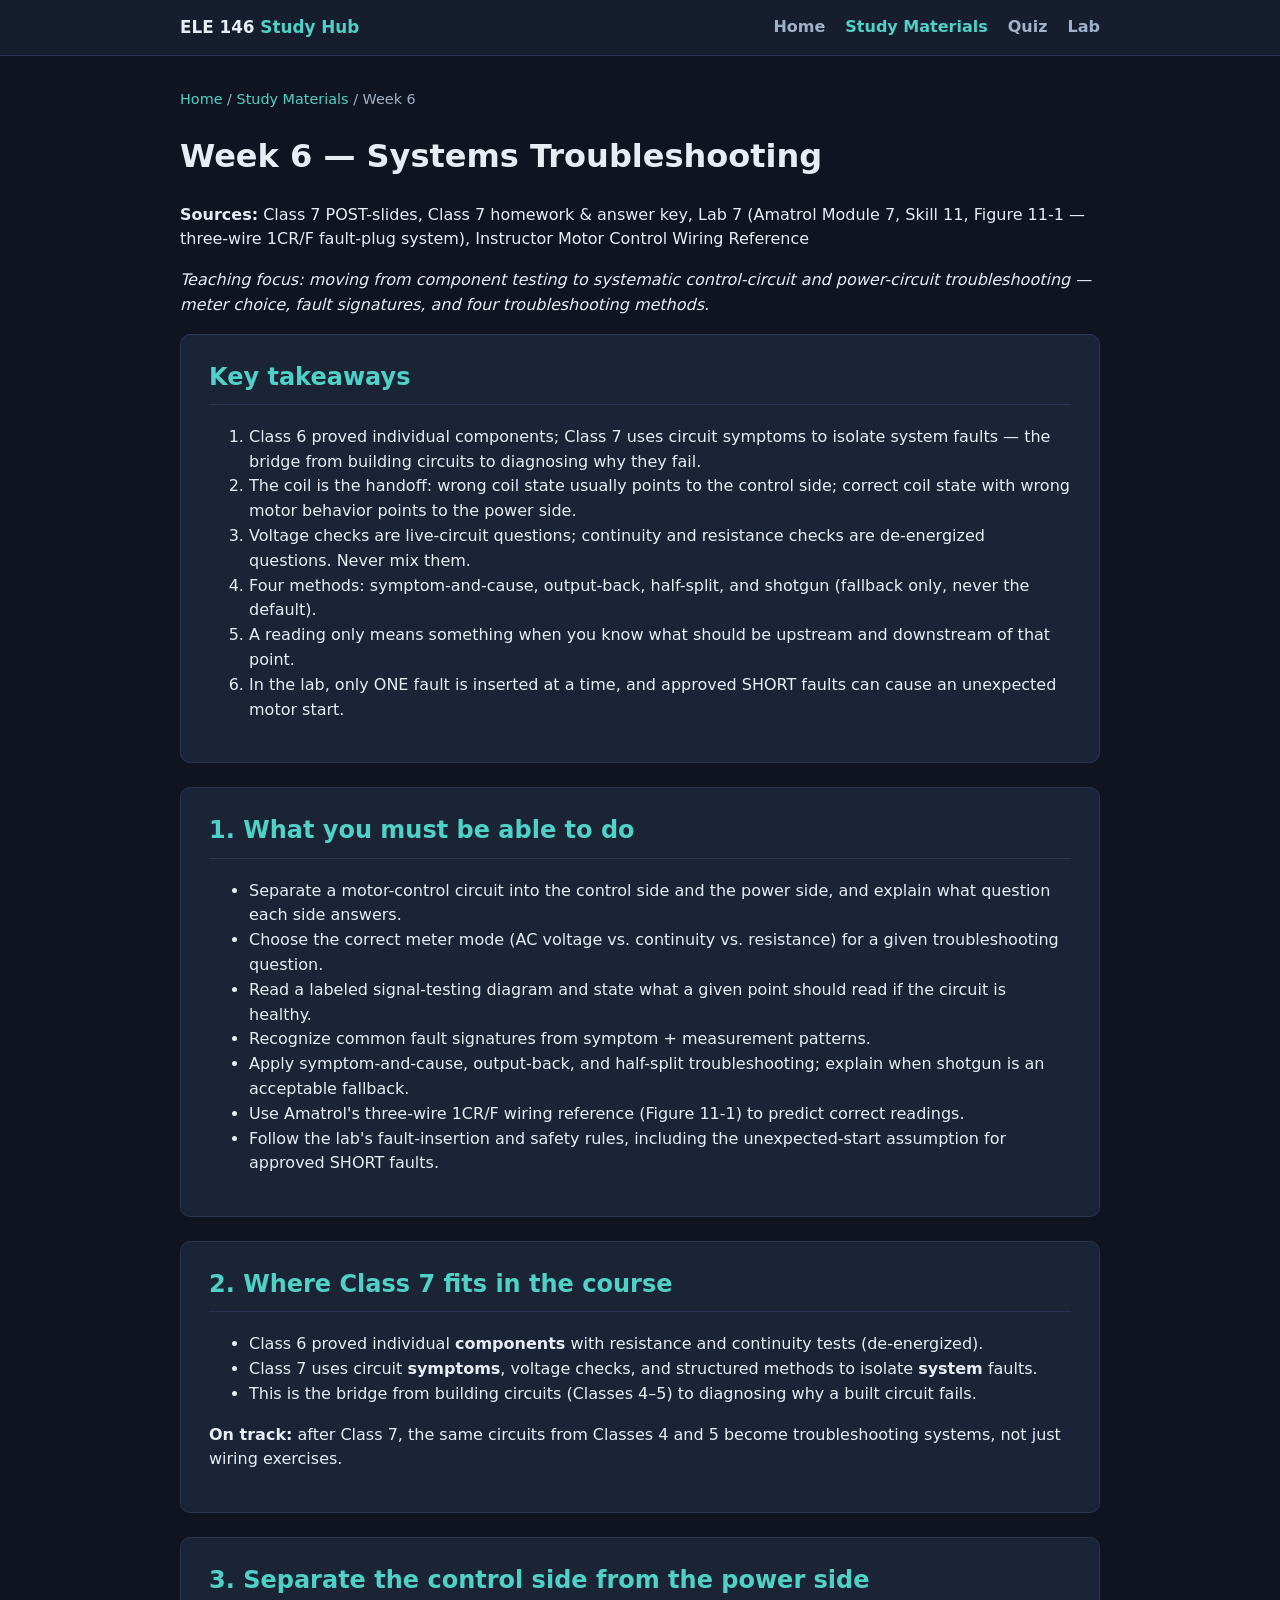
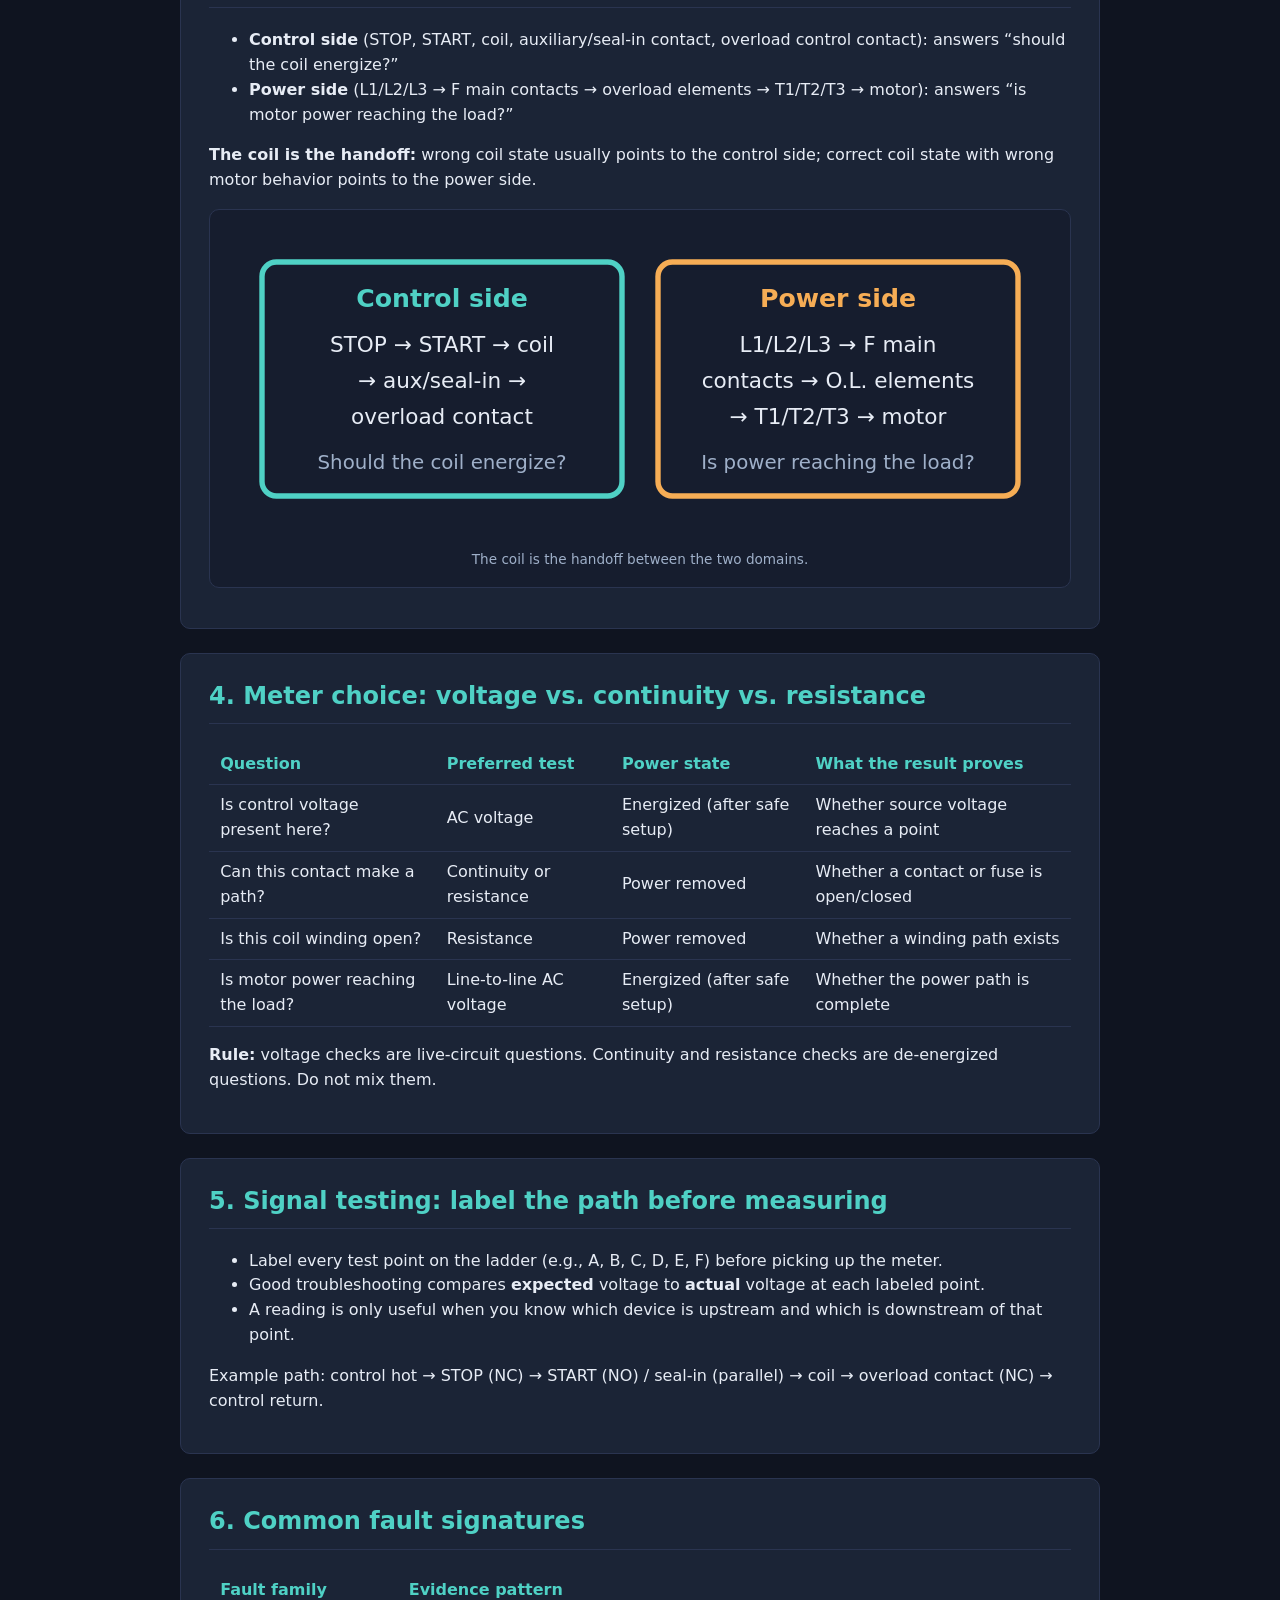
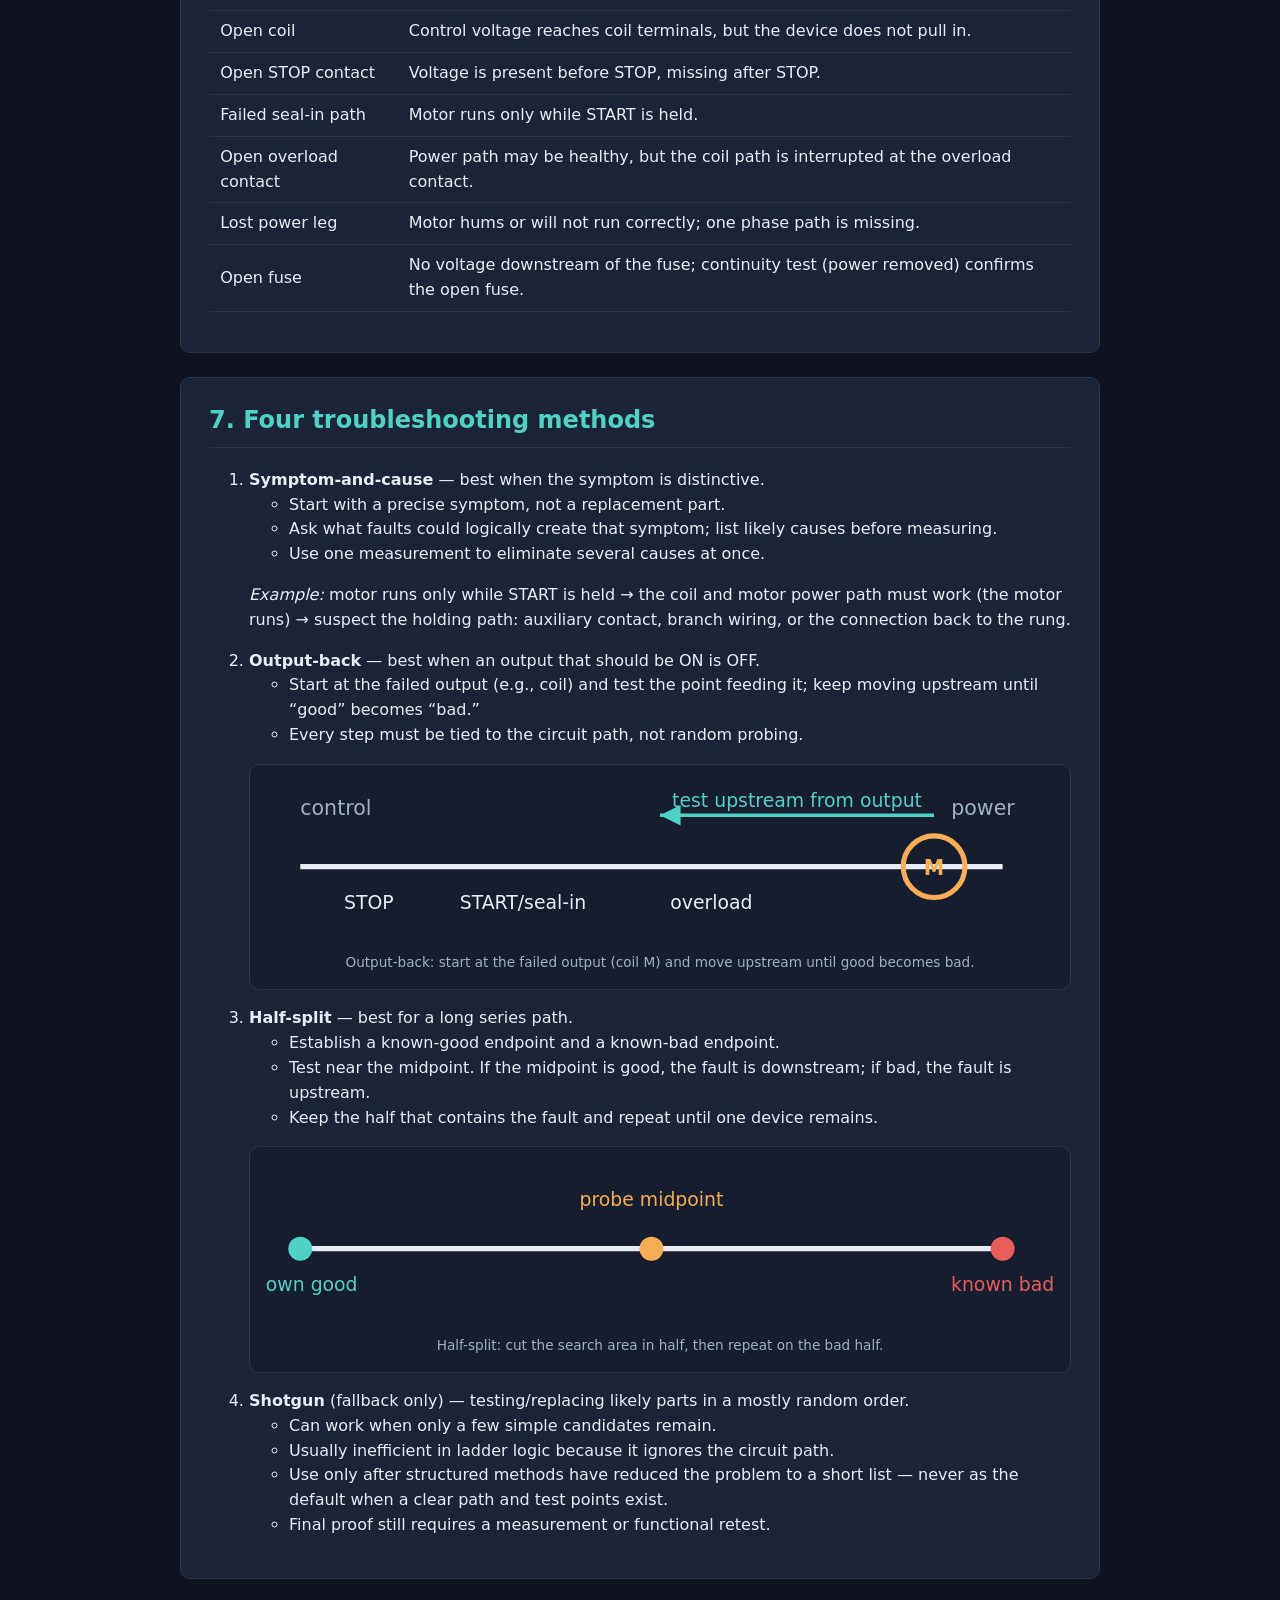
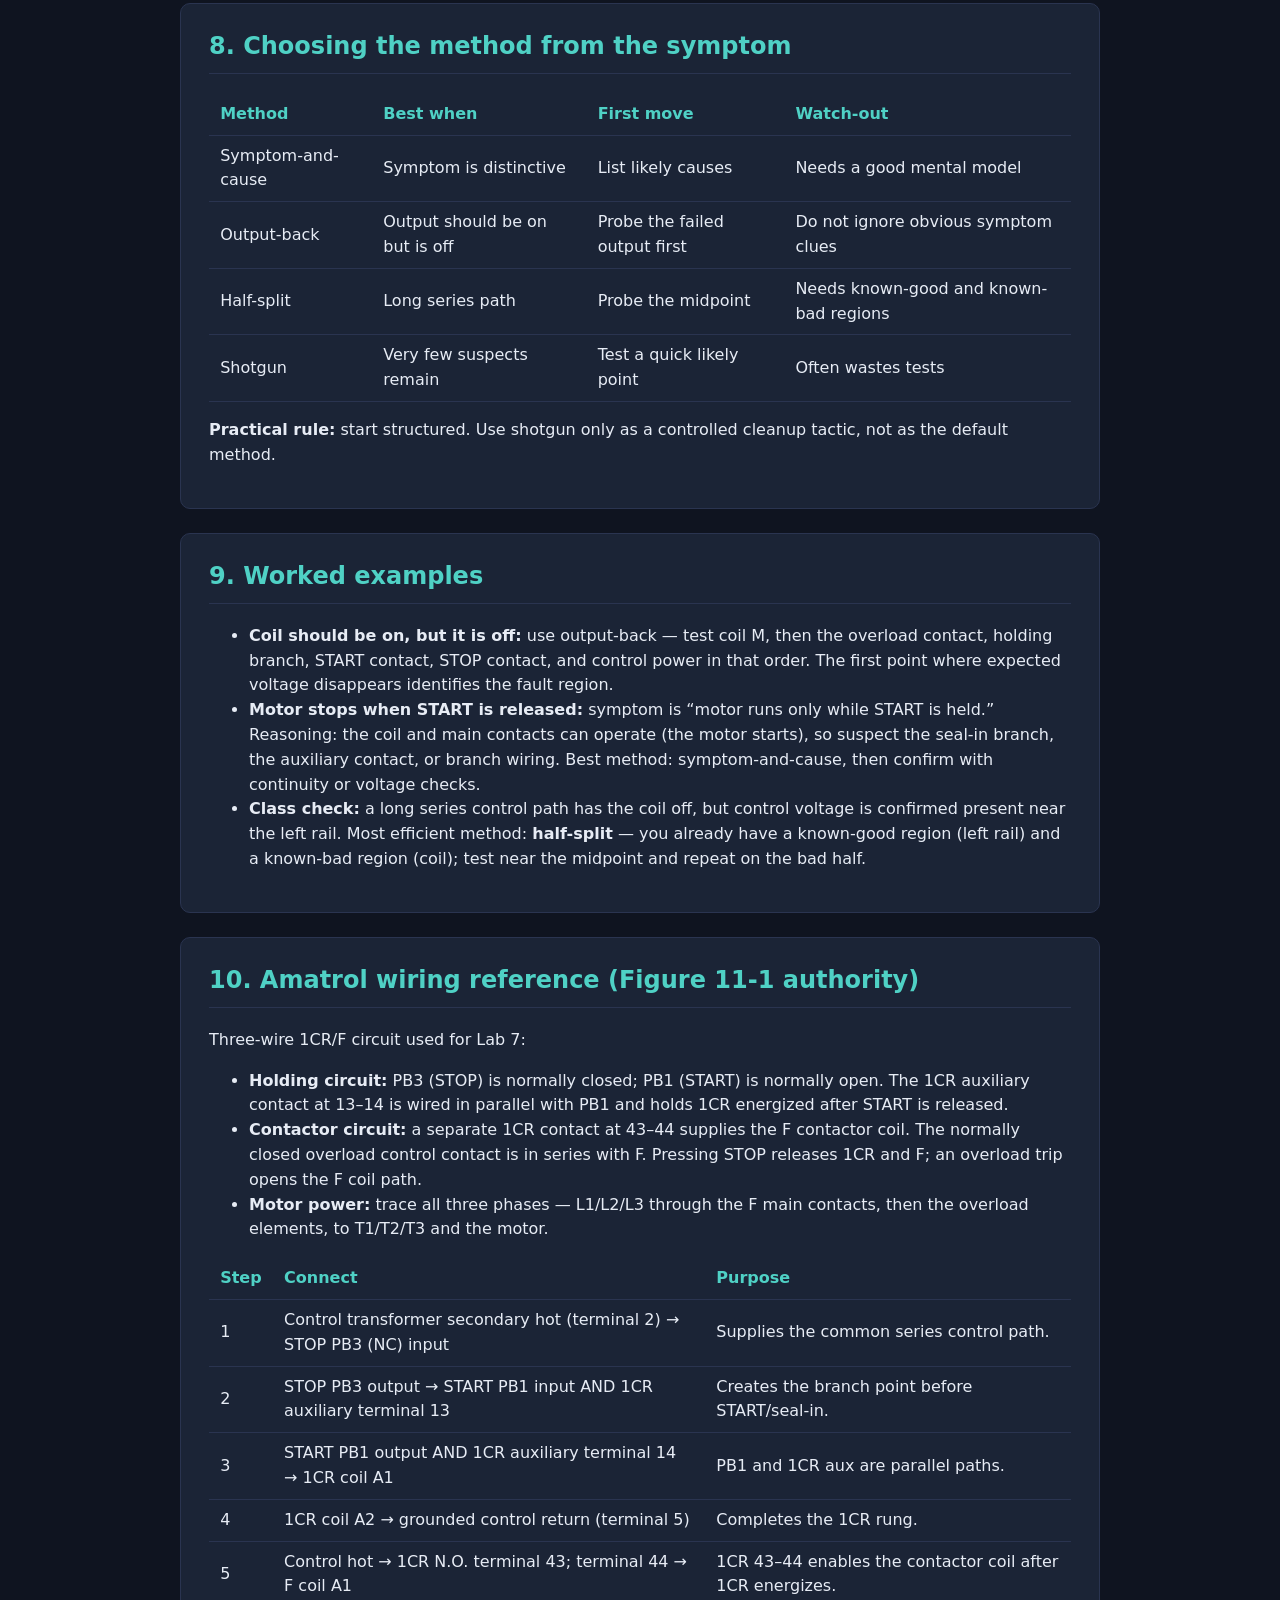
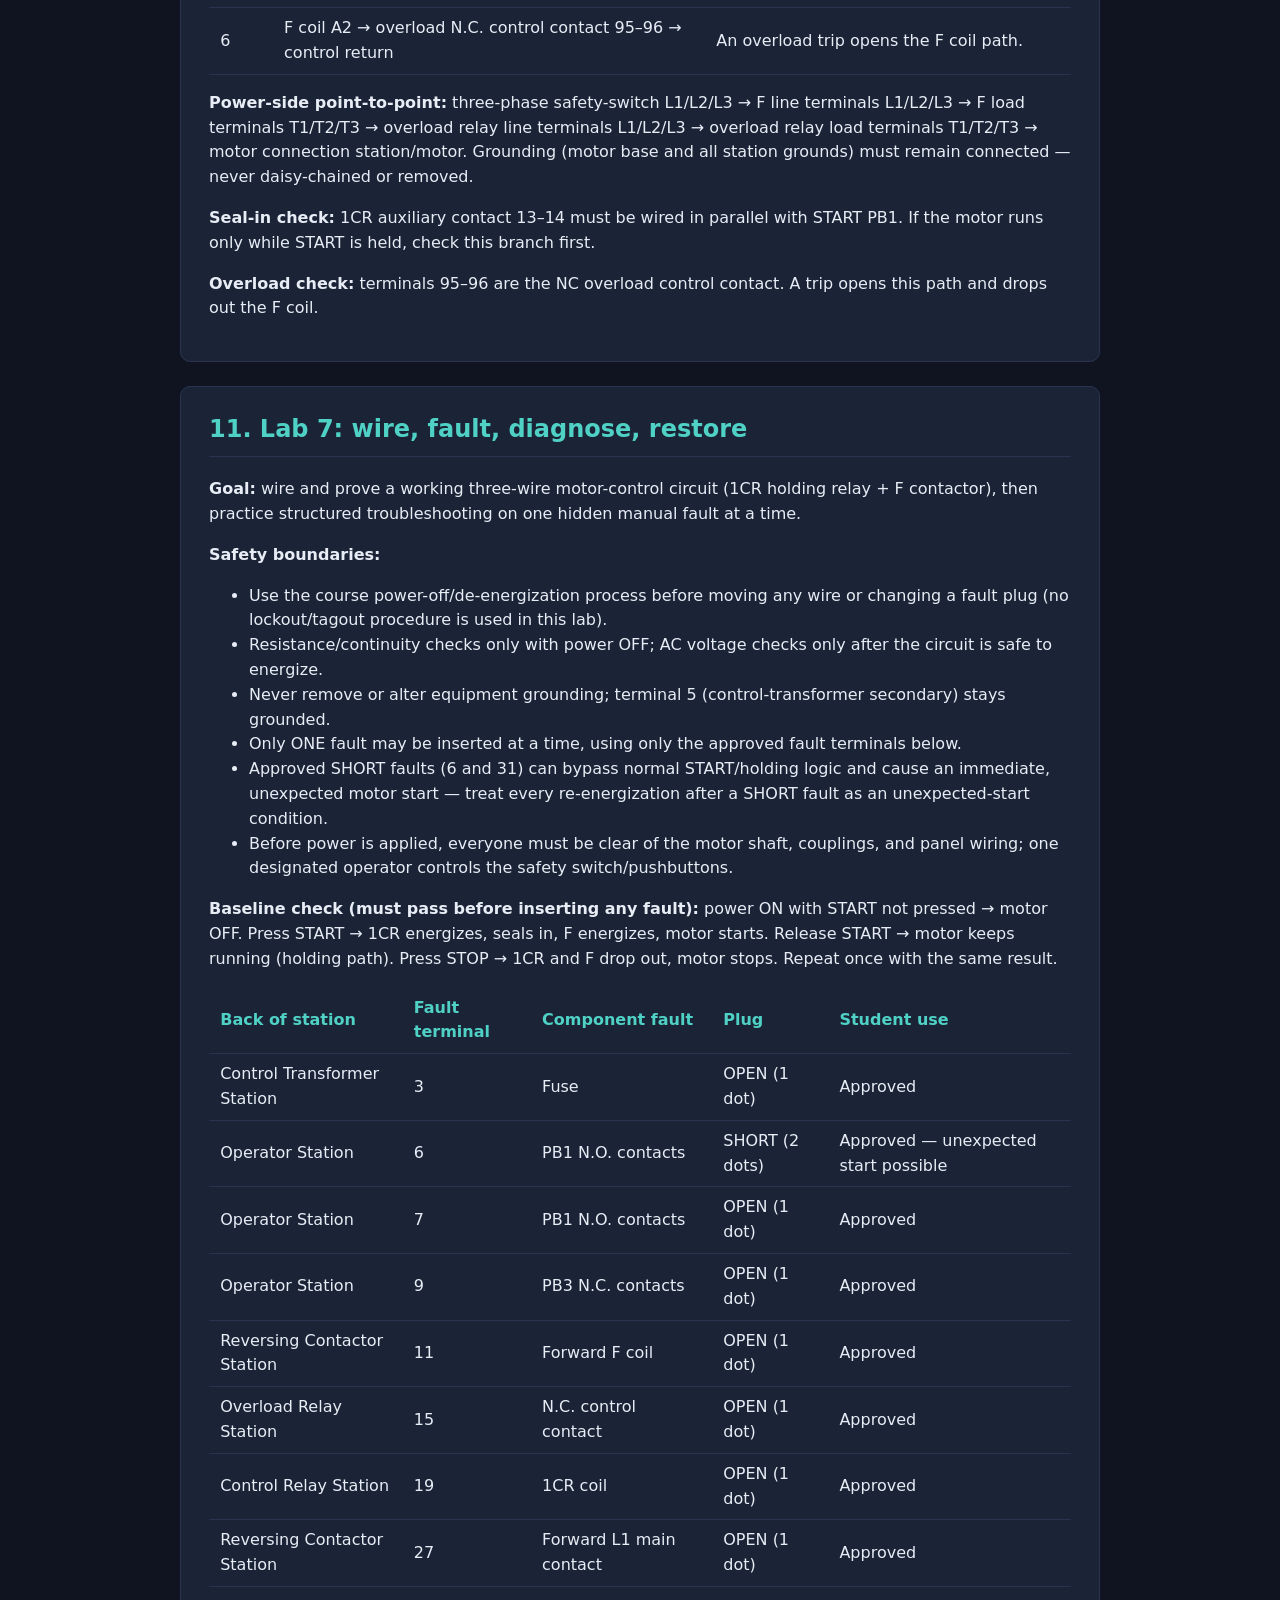
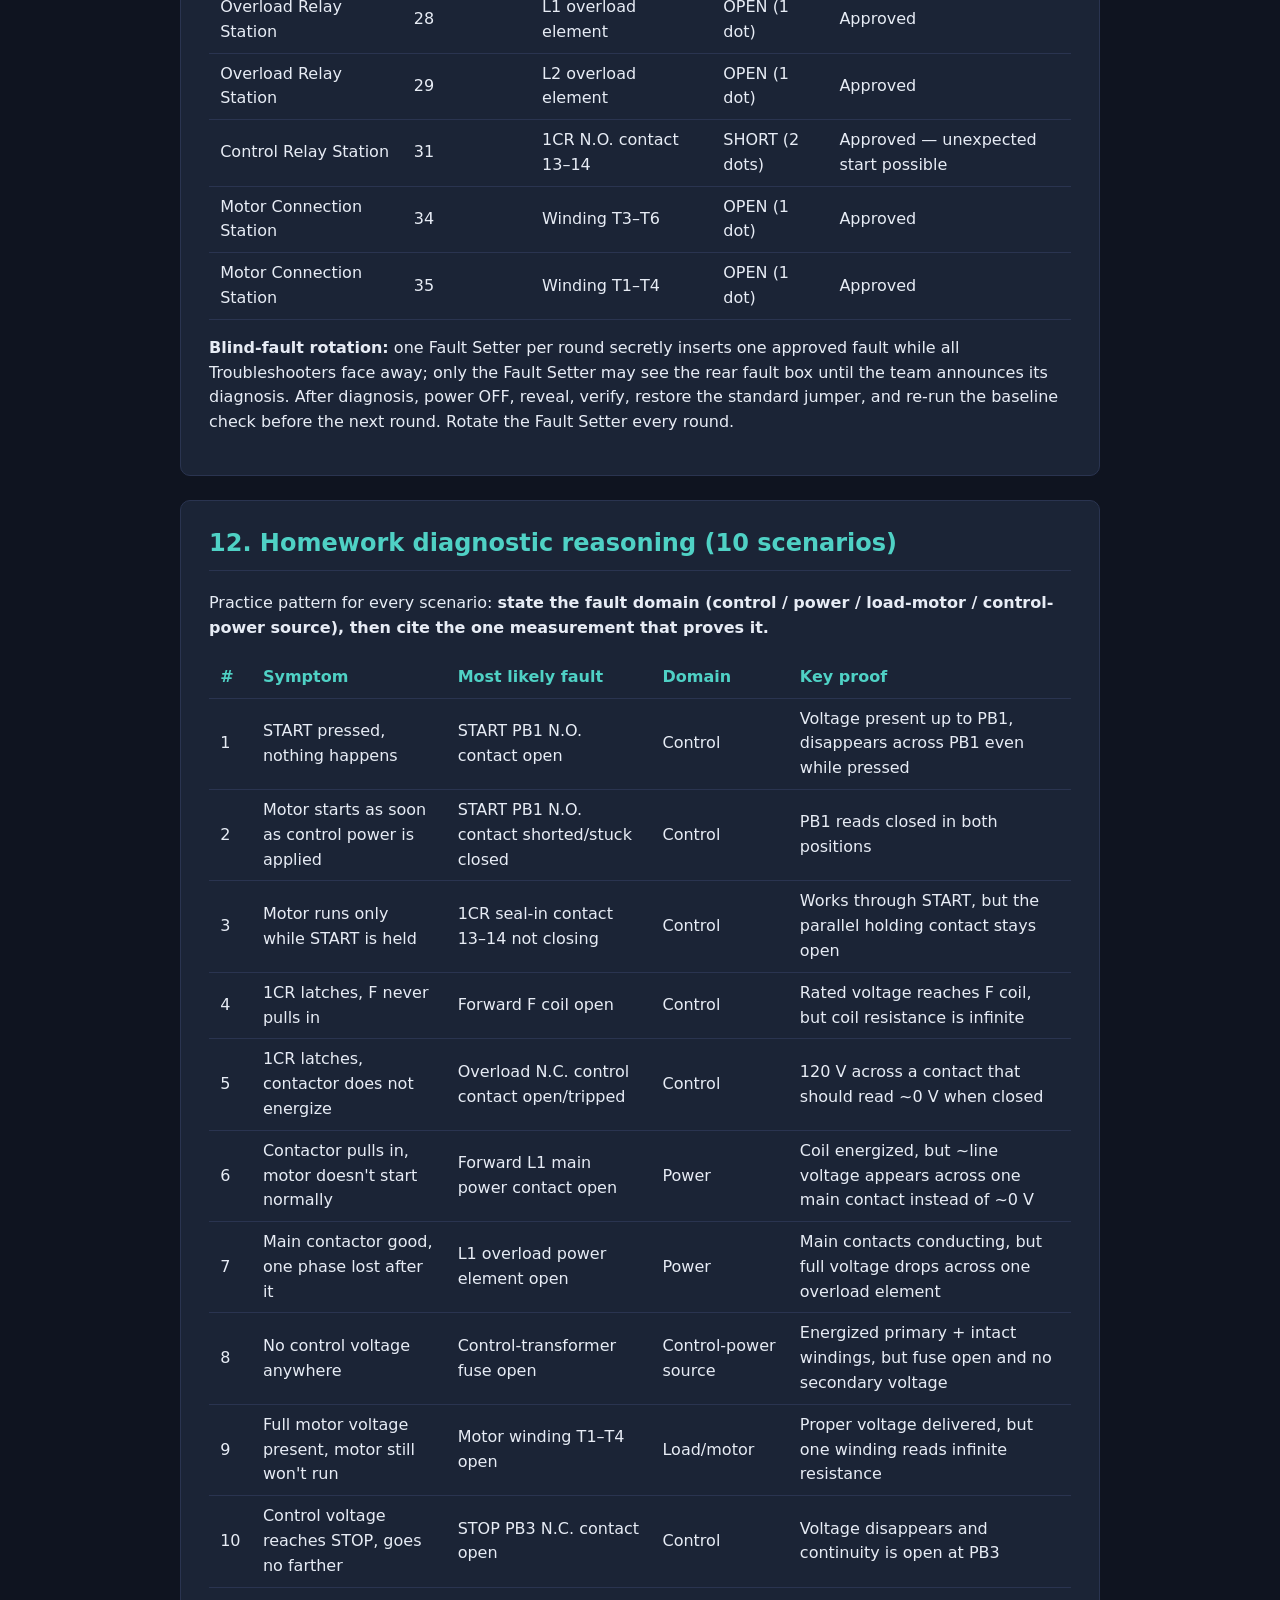
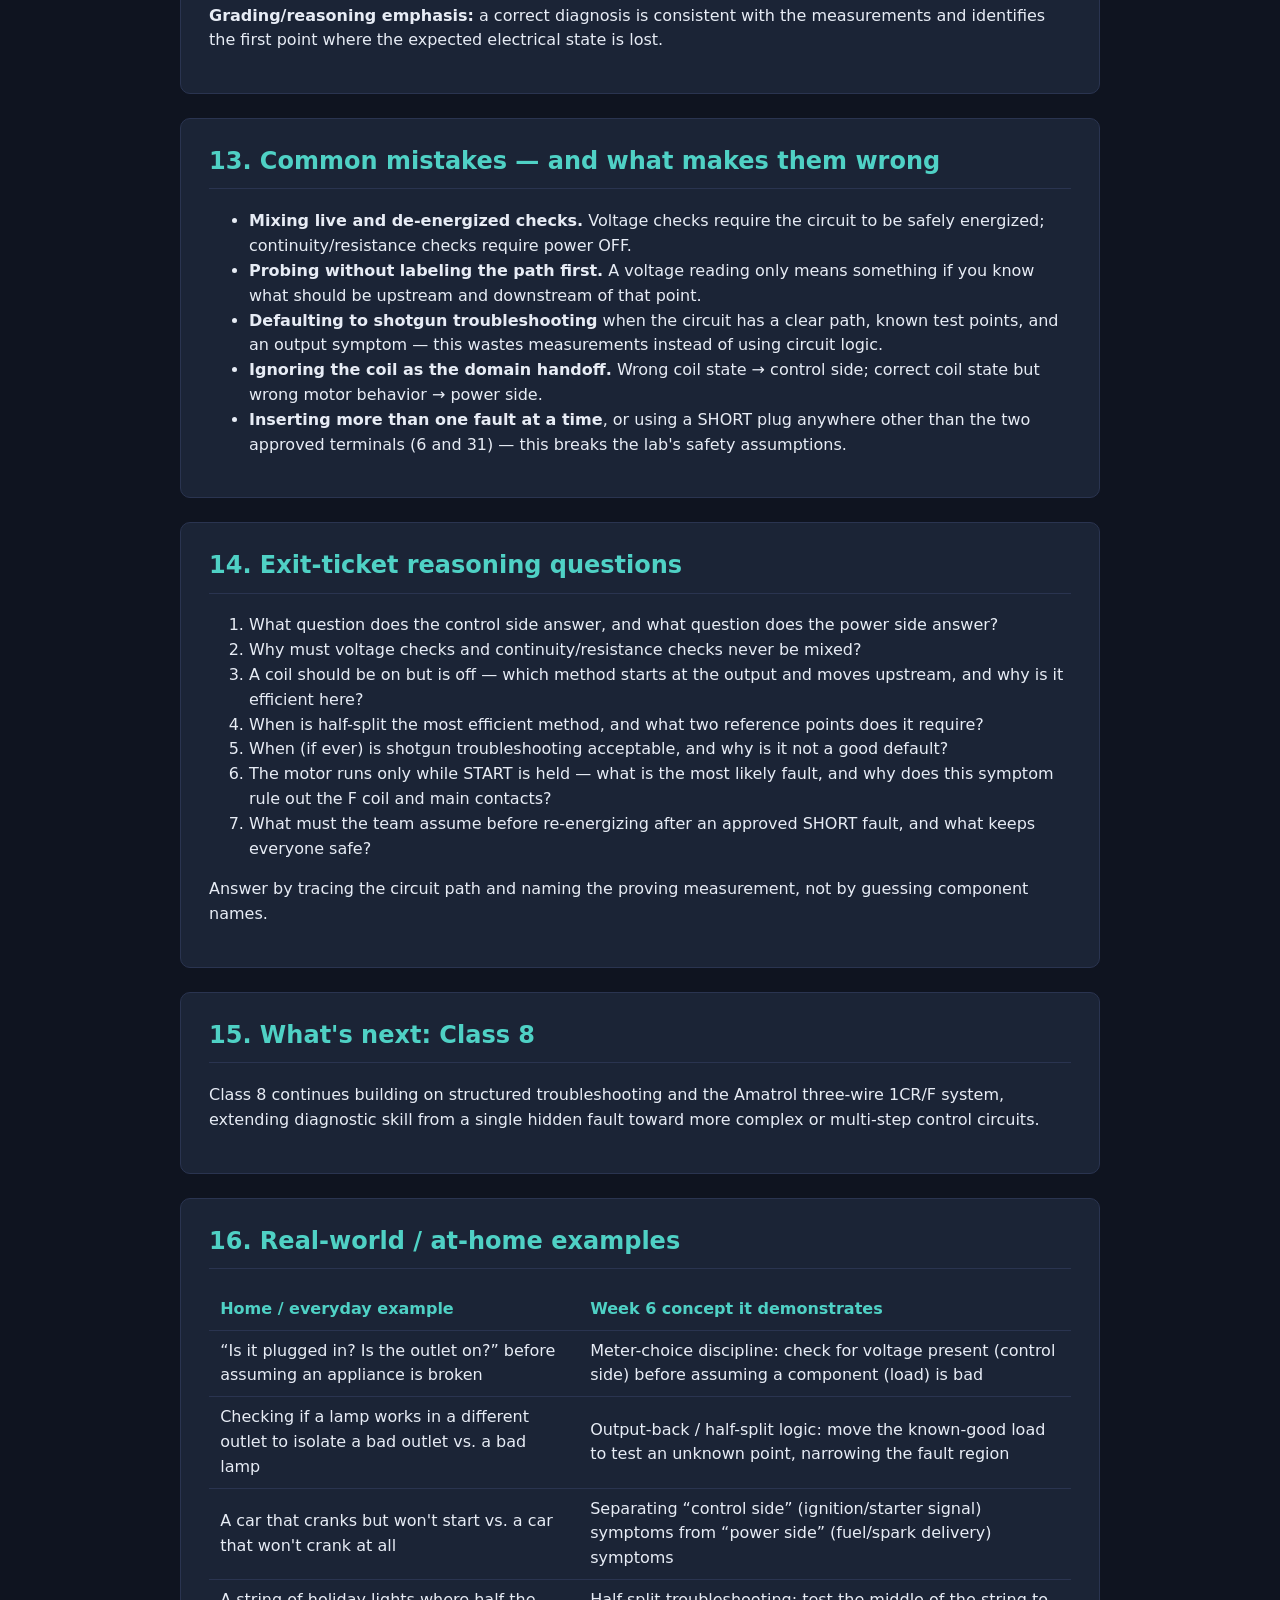
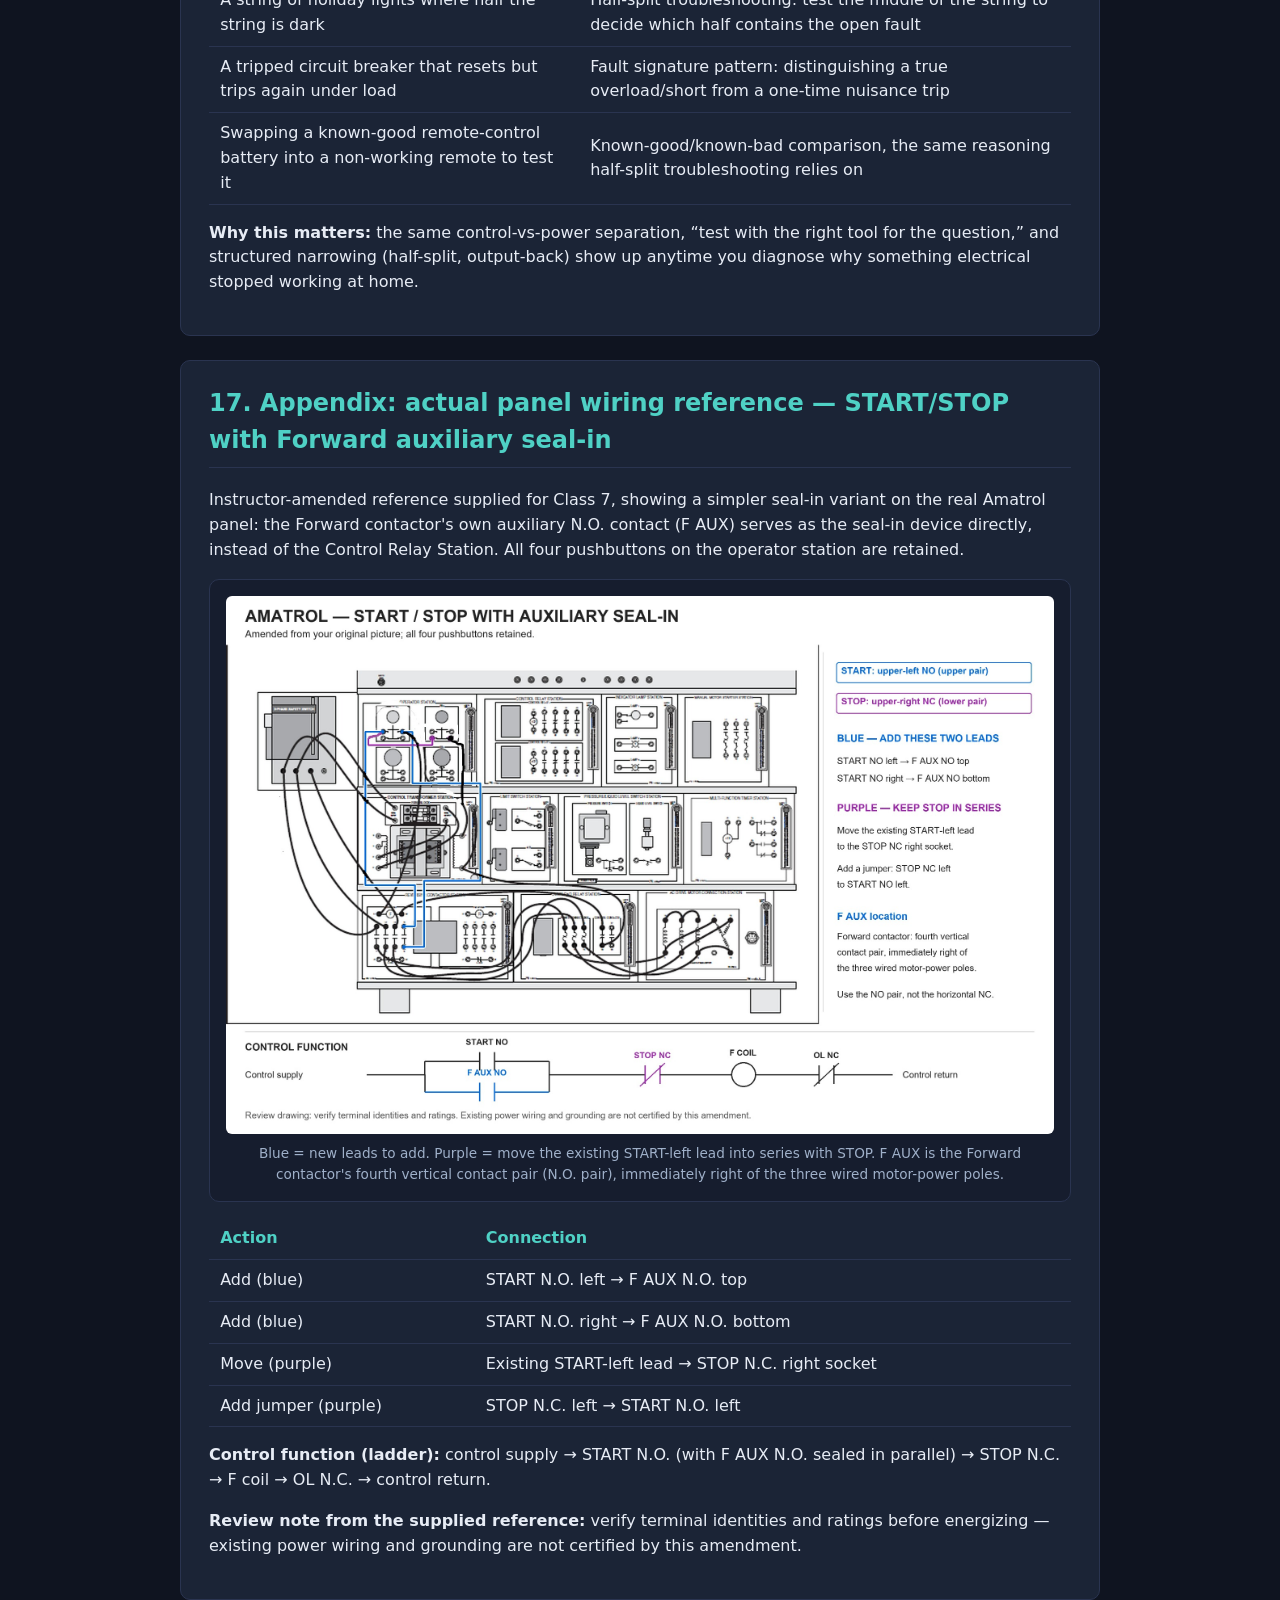
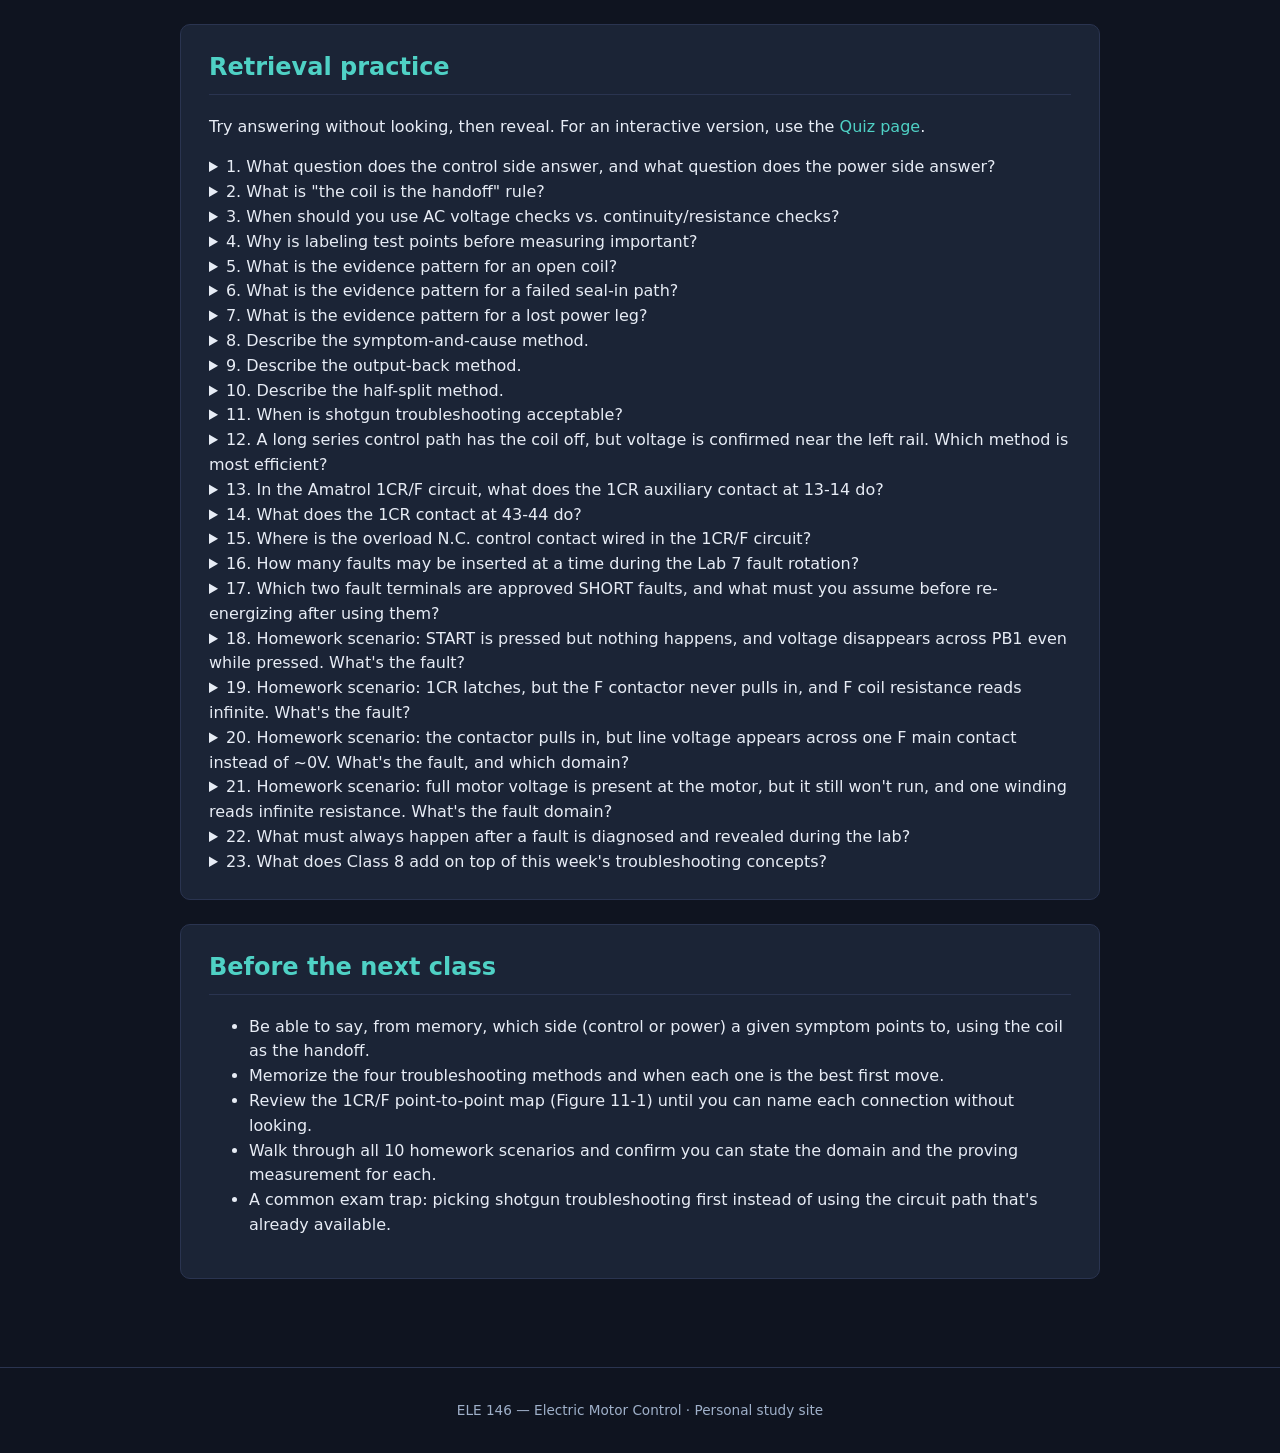
<file: study/week6.html>
<!DOCTYPE html>
<html lang="en">
<head>
<meta charset="UTF-8" />
<meta name="viewport" content="width=device-width, initial-scale=1.0" />
<title>Week 6: Systems Troubleshooting — ELE 146</title>
<link rel="stylesheet" href="/css/style.css" />
</head>
<body>
<header class="site-header">
  <nav class="nav">
    <div class="brand">ELE 146 <span>Study Hub</span></div>
    <div class="nav-links">
      <a href="/index.html">Home</a>
      <a href="/study/index.html" class="active">Study Materials</a>
      <a href="/quiz/index.html">Quiz</a>
      <a href="/lab/index.html">Lab</a>
    </div>
  </nav>
</header>

<main>
  <div class="breadcrumb"><a href="/index.html">Home</a> / <a href="/study/index.html">Study Materials</a> / Week 6</div>
  <h1>Week 6 — Systems Troubleshooting</h1>
  <p><strong>Sources:</strong> Class 7 POST-slides, Class 7 homework &amp; answer key, Lab 7 (Amatrol Module 7, Skill 11, Figure 11-1 &mdash; three-wire 1CR/F fault-plug system), Instructor Motor Control Wiring Reference</p>
  <p><em>Teaching focus: moving from component testing to systematic control-circuit and power-circuit troubleshooting &mdash; meter choice, fault signatures, and four troubleshooting methods.</em></p>

  <section class="content-block">
    <h2>Key takeaways</h2>
    <ol>
      <li>Class 6 proved individual components; Class 7 uses circuit symptoms to isolate system faults &mdash; the bridge from building circuits to diagnosing why they fail.</li>
      <li>The coil is the handoff: wrong coil state usually points to the control side; correct coil state with wrong motor behavior points to the power side.</li>
      <li>Voltage checks are live-circuit questions; continuity and resistance checks are de-energized questions. Never mix them.</li>
      <li>Four methods: symptom-and-cause, output-back, half-split, and shotgun (fallback only, never the default).</li>
      <li>A reading only means something when you know what should be upstream and downstream of that point.</li>
      <li>In the lab, only ONE fault is inserted at a time, and approved SHORT faults can cause an unexpected motor start.</li>
    </ol>
  </section>

  <section class="content-block">
    <h2>1. What you must be able to do</h2>
    <ul>
      <li>Separate a motor-control circuit into the control side and the power side, and explain what question each side answers.</li>
      <li>Choose the correct meter mode (AC voltage vs. continuity vs. resistance) for a given troubleshooting question.</li>
      <li>Read a labeled signal-testing diagram and state what a given point should read if the circuit is healthy.</li>
      <li>Recognize common fault signatures from symptom + measurement patterns.</li>
      <li>Apply symptom-and-cause, output-back, and half-split troubleshooting; explain when shotgun is an acceptable fallback.</li>
      <li>Use Amatrol's three-wire 1CR/F wiring reference (Figure 11-1) to predict correct readings.</li>
      <li>Follow the lab's fault-insertion and safety rules, including the unexpected-start assumption for approved SHORT faults.</li>
    </ul>
  </section>

  <section class="content-block">
    <h2>2. Where Class 7 fits in the course</h2>
    <ul>
      <li>Class 6 proved individual <strong>components</strong> with resistance and continuity tests (de-energized).</li>
      <li>Class 7 uses circuit <strong>symptoms</strong>, voltage checks, and structured methods to isolate <strong>system</strong> faults.</li>
      <li>This is the bridge from building circuits (Classes 4&ndash;5) to diagnosing why a built circuit fails.</li>
    </ul>
    <p><strong>On track:</strong> after Class 7, the same circuits from Classes 4 and 5 become troubleshooting systems, not just wiring exercises.</p>
  </section>

  <section class="content-block">
    <h2>3. Separate the control side from the power side</h2>
    <ul>
      <li><strong>Control side</strong> (STOP, START, coil, auxiliary/seal-in contact, overload control contact): answers &ldquo;should the coil energize?&rdquo;</li>
      <li><strong>Power side</strong> (L1/L2/L3 &rarr; F main contacts &rarr; overload elements &rarr; T1/T2/T3 &rarr; motor): answers &ldquo;is motor power reaching the load?&rdquo;</li>
    </ul>
    <p><strong>The coil is the handoff:</strong> wrong coil state usually points to the control side; correct coil state with wrong motor behavior points to the power side.</p>
    <figure class="diagram">
      <svg viewBox="0 0 460 170" xmlns="http://www.w3.org/2000/svg" role="img" aria-label="Control side versus power side diagram">
        <rect x="20" y="20" width="200" height="130" rx="8" fill="none" stroke="#4fd1c5" stroke-width="3"/>
        <text x="120" y="45" text-anchor="middle" fill="#4fd1c5" font-size="14" font-weight="700">Control side</text>
        <text x="120" y="70" text-anchor="middle" fill="#e7ecf5" font-size="12">STOP &rarr; START &rarr; coil</text>
        <text x="120" y="90" text-anchor="middle" fill="#e7ecf5" font-size="12">&rarr; aux/seal-in &rarr;</text>
        <text x="120" y="110" text-anchor="middle" fill="#e7ecf5" font-size="12">overload contact</text>
        <text x="120" y="135" text-anchor="middle" fill="#9fb0c9" font-size="11">Should the coil energize?</text>
        <rect x="240" y="20" width="200" height="130" rx="8" fill="none" stroke="#f6ad55" stroke-width="3"/>
        <text x="340" y="45" text-anchor="middle" fill="#f6ad55" font-size="14" font-weight="700">Power side</text>
        <text x="340" y="70" text-anchor="middle" fill="#e7ecf5" font-size="12">L1/L2/L3 &rarr; F main</text>
        <text x="340" y="90" text-anchor="middle" fill="#e7ecf5" font-size="12">contacts &rarr; O.L. elements</text>
        <text x="340" y="110" text-anchor="middle" fill="#e7ecf5" font-size="12">&rarr; T1/T2/T3 &rarr; motor</text>
        <text x="340" y="135" text-anchor="middle" fill="#9fb0c9" font-size="11">Is power reaching the load?</text>
      </svg>
      <figcaption>The coil is the handoff between the two domains.</figcaption>
    </figure>
  </section>

  <section class="content-block">
    <h2>4. Meter choice: voltage vs. continuity vs. resistance</h2>
    <table>
      <tr><th>Question</th><th>Preferred test</th><th>Power state</th><th>What the result proves</th></tr>
      <tr><td>Is control voltage present here?</td><td>AC voltage</td><td>Energized (after safe setup)</td><td>Whether source voltage reaches a point</td></tr>
      <tr><td>Can this contact make a path?</td><td>Continuity or resistance</td><td>Power removed</td><td>Whether a contact or fuse is open/closed</td></tr>
      <tr><td>Is this coil winding open?</td><td>Resistance</td><td>Power removed</td><td>Whether a winding path exists</td></tr>
      <tr><td>Is motor power reaching the load?</td><td>Line-to-line AC voltage</td><td>Energized (after safe setup)</td><td>Whether the power path is complete</td></tr>
    </table>
    <p><strong>Rule:</strong> voltage checks are live-circuit questions. Continuity and resistance checks are de-energized questions. Do not mix them.</p>
  </section>

  <section class="content-block">
    <h2>5. Signal testing: label the path before measuring</h2>
    <ul>
      <li>Label every test point on the ladder (e.g., A, B, C, D, E, F) before picking up the meter.</li>
      <li>Good troubleshooting compares <strong>expected</strong> voltage to <strong>actual</strong> voltage at each labeled point.</li>
      <li>A reading is only useful when you know which device is upstream and which is downstream of that point.</li>
    </ul>
    <p>Example path: control hot &rarr; STOP (NC) &rarr; START (NO) / seal-in (parallel) &rarr; coil &rarr; overload contact (NC) &rarr; control return.</p>
  </section>

  <section class="content-block">
    <h2>6. Common fault signatures</h2>
    <table>
      <tr><th>Fault family</th><th>Evidence pattern</th></tr>
      <tr><td>Open coil</td><td>Control voltage reaches coil terminals, but the device does not pull in.</td></tr>
      <tr><td>Open STOP contact</td><td>Voltage is present before STOP, missing after STOP.</td></tr>
      <tr><td>Failed seal-in path</td><td>Motor runs only while START is held.</td></tr>
      <tr><td>Open overload contact</td><td>Power path may be healthy, but the coil path is interrupted at the overload contact.</td></tr>
      <tr><td>Lost power leg</td><td>Motor hums or will not run correctly; one phase path is missing.</td></tr>
      <tr><td>Open fuse</td><td>No voltage downstream of the fuse; continuity test (power removed) confirms the open fuse.</td></tr>
    </table>
  </section>

  <section class="content-block">
    <h2>7. Four troubleshooting methods</h2>
    <ol>
      <li>
        <strong>Symptom-and-cause</strong> &mdash; best when the symptom is distinctive.
        <ul>
          <li>Start with a precise symptom, not a replacement part.</li>
          <li>Ask what faults could logically create that symptom; list likely causes before measuring.</li>
          <li>Use one measurement to eliminate several causes at once.</li>
        </ul>
        <p><em>Example:</em> motor runs only while START is held &rarr; the coil and motor power path must work (the motor runs) &rarr; suspect the holding path: auxiliary contact, branch wiring, or the connection back to the rung.</p>
      </li>
      <li>
        <strong>Output-back</strong> &mdash; best when an output that should be ON is OFF.
        <ul>
          <li>Start at the failed output (e.g., coil) and test the point feeding it; keep moving upstream until &ldquo;good&rdquo; becomes &ldquo;bad.&rdquo;</li>
          <li>Every step must be tied to the circuit path, not random probing.</li>
        </ul>
        <figure class="diagram">
          <svg viewBox="0 0 460 90" xmlns="http://www.w3.org/2000/svg" role="img" aria-label="Output-back troubleshooting diagram">
            <text x="20" y="20" fill="#9fb0c9" font-size="12">control</text>
            <text x="400" y="20" fill="#9fb0c9" font-size="12">power</text>
            <line x1="20" y1="50" x2="430" y2="50" stroke="#e7ecf5" stroke-width="3"/>
            <text x="60" y="75" text-anchor="middle" fill="#e7ecf5" font-size="11">STOP</text>
            <text x="150" y="75" text-anchor="middle" fill="#e7ecf5" font-size="11">START/seal-in</text>
            <text x="260" y="75" text-anchor="middle" fill="#e7ecf5" font-size="11">overload</text>
            <circle cx="390" cy="50" r="18" fill="none" stroke="#f6ad55" stroke-width="3"/>
            <text x="390" y="55" text-anchor="middle" fill="#f6ad55" font-size="12" font-weight="700">M</text>
            <path d="M 390 20 L 230 20" stroke="#4fd1c5" stroke-width="2" marker-end="url(#arrow6)"/>
            <defs><marker id="arrow6" markerWidth="8" markerHeight="8" refX="6" refY="3" orient="auto"><path d="M0,0 L6,3 L0,6 z" fill="#4fd1c5"/></marker></defs>
            <text x="310" y="15" text-anchor="middle" fill="#4fd1c5" font-size="11">test upstream from output</text>
          </svg>
          <figcaption>Output-back: start at the failed output (coil M) and move upstream until good becomes bad.</figcaption>
        </figure>
      </li>
      <li>
        <strong>Half-split</strong> &mdash; best for a long series path.
        <ul>
          <li>Establish a known-good endpoint and a known-bad endpoint.</li>
          <li>Test near the midpoint. If the midpoint is good, the fault is downstream; if bad, the fault is upstream.</li>
          <li>Keep the half that contains the fault and repeat until one device remains.</li>
        </ul>
        <figure class="diagram">
          <svg viewBox="0 0 460 90" xmlns="http://www.w3.org/2000/svg" role="img" aria-label="Half-split troubleshooting diagram">
            <line x1="20" y1="50" x2="430" y2="50" stroke="#e7ecf5" stroke-width="3"/>
            <circle cx="20" cy="50" r="7" fill="#4fd1c5"/>
            <text x="20" y="75" text-anchor="middle" fill="#4fd1c5" font-size="11">known good</text>
            <circle cx="225" cy="50" r="7" fill="#f6ad55"/>
            <text x="225" y="25" text-anchor="middle" fill="#f6ad55" font-size="11">probe midpoint</text>
            <circle cx="430" cy="50" r="7" fill="#e85c5c"/>
            <text x="430" y="75" text-anchor="middle" fill="#e85c5c" font-size="11">known bad</text>
          </svg>
          <figcaption>Half-split: cut the search area in half, then repeat on the bad half.</figcaption>
        </figure>
      </li>
      <li>
        <strong>Shotgun</strong> (fallback only) &mdash; testing/replacing likely parts in a mostly random order.
        <ul>
          <li>Can work when only a few simple candidates remain.</li>
          <li>Usually inefficient in ladder logic because it ignores the circuit path.</li>
          <li>Use only after structured methods have reduced the problem to a short list &mdash; never as the default when a clear path and test points exist.</li>
          <li>Final proof still requires a measurement or functional retest.</li>
        </ul>
      </li>
    </ol>
  </section>

  <section class="content-block">
    <h2>8. Choosing the method from the symptom</h2>
    <table>
      <tr><th>Method</th><th>Best when</th><th>First move</th><th>Watch-out</th></tr>
      <tr><td>Symptom-and-cause</td><td>Symptom is distinctive</td><td>List likely causes</td><td>Needs a good mental model</td></tr>
      <tr><td>Output-back</td><td>Output should be on but is off</td><td>Probe the failed output first</td><td>Do not ignore obvious symptom clues</td></tr>
      <tr><td>Half-split</td><td>Long series path</td><td>Probe the midpoint</td><td>Needs known-good and known-bad regions</td></tr>
      <tr><td>Shotgun</td><td>Very few suspects remain</td><td>Test a quick likely point</td><td>Often wastes tests</td></tr>
    </table>
    <p><strong>Practical rule:</strong> start structured. Use shotgun only as a controlled cleanup tactic, not as the default method.</p>
  </section>

  <section class="content-block">
    <h2>9. Worked examples</h2>
    <ul>
      <li><strong>Coil should be on, but it is off:</strong> use output-back &mdash; test coil M, then the overload contact, holding branch, START contact, STOP contact, and control power in that order. The first point where expected voltage disappears identifies the fault region.</li>
      <li><strong>Motor stops when START is released:</strong> symptom is &ldquo;motor runs only while START is held.&rdquo; Reasoning: the coil and main contacts can operate (the motor starts), so suspect the seal-in branch, the auxiliary contact, or branch wiring. Best method: symptom-and-cause, then confirm with continuity or voltage checks.</li>
      <li><strong>Class check:</strong> a long series control path has the coil off, but control voltage is confirmed present near the left rail. Most efficient method: <strong>half-split</strong> &mdash; you already have a known-good region (left rail) and a known-bad region (coil); test near the midpoint and repeat on the bad half.</li>
    </ul>
  </section>

  <section class="content-block">
    <h2>10. Amatrol wiring reference (Figure 11-1 authority)</h2>
    <p>Three-wire 1CR/F circuit used for Lab 7:</p>
    <ul>
      <li><strong>Holding circuit:</strong> PB3 (STOP) is normally closed; PB1 (START) is normally open. The 1CR auxiliary contact at 13&ndash;14 is wired in parallel with PB1 and holds 1CR energized after START is released.</li>
      <li><strong>Contactor circuit:</strong> a separate 1CR contact at 43&ndash;44 supplies the F contactor coil. The normally closed overload control contact is in series with F. Pressing STOP releases 1CR and F; an overload trip opens the F coil path.</li>
      <li><strong>Motor power:</strong> trace all three phases &mdash; L1/L2/L3 through the F main contacts, then the overload elements, to T1/T2/T3 and the motor.</li>
    </ul>
    <table>
      <tr><th>Step</th><th>Connect</th><th>Purpose</th></tr>
      <tr><td>1</td><td>Control transformer secondary hot (terminal 2) &rarr; STOP PB3 (NC) input</td><td>Supplies the common series control path.</td></tr>
      <tr><td>2</td><td>STOP PB3 output &rarr; START PB1 input AND 1CR auxiliary terminal 13</td><td>Creates the branch point before START/seal-in.</td></tr>
      <tr><td>3</td><td>START PB1 output AND 1CR auxiliary terminal 14 &rarr; 1CR coil A1</td><td>PB1 and 1CR aux are parallel paths.</td></tr>
      <tr><td>4</td><td>1CR coil A2 &rarr; grounded control return (terminal 5)</td><td>Completes the 1CR rung.</td></tr>
      <tr><td>5</td><td>Control hot &rarr; 1CR N.O. terminal 43; terminal 44 &rarr; F coil A1</td><td>1CR 43&ndash;44 enables the contactor coil after 1CR energizes.</td></tr>
      <tr><td>6</td><td>F coil A2 &rarr; overload N.C. control contact 95&ndash;96 &rarr; control return</td><td>An overload trip opens the F coil path.</td></tr>
    </table>
    <p><strong>Power-side point-to-point:</strong> three-phase safety-switch L1/L2/L3 &rarr; F line terminals L1/L2/L3 &rarr; F load terminals T1/T2/T3 &rarr; overload relay line terminals L1/L2/L3 &rarr; overload relay load terminals T1/T2/T3 &rarr; motor connection station/motor. Grounding (motor base and all station grounds) must remain connected &mdash; never daisy-chained or removed.</p>
    <p><strong>Seal-in check:</strong> 1CR auxiliary contact 13&ndash;14 must be wired in parallel with START PB1. If the motor runs only while START is held, check this branch first.</p>
    <p><strong>Overload check:</strong> terminals 95&ndash;96 are the NC overload control contact. A trip opens this path and drops out the F coil.</p>
  </section>

  <section class="content-block">
    <h2>11. Lab 7: wire, fault, diagnose, restore</h2>
    <p><strong>Goal:</strong> wire and prove a working three-wire motor-control circuit (1CR holding relay + F contactor), then practice structured troubleshooting on one hidden manual fault at a time.</p>
    <p><strong>Safety boundaries:</strong></p>
    <ul>
      <li>Use the course power-off/de-energization process before moving any wire or changing a fault plug (no lockout/tagout procedure is used in this lab).</li>
      <li>Resistance/continuity checks only with power OFF; AC voltage checks only after the circuit is safe to energize.</li>
      <li>Never remove or alter equipment grounding; terminal 5 (control-transformer secondary) stays grounded.</li>
      <li>Only ONE fault may be inserted at a time, using only the approved fault terminals below.</li>
      <li>Approved SHORT faults (6 and 31) can bypass normal START/holding logic and cause an immediate, unexpected motor start &mdash; treat every re-energization after a SHORT fault as an unexpected-start condition.</li>
      <li>Before power is applied, everyone must be clear of the motor shaft, couplings, and panel wiring; one designated operator controls the safety switch/pushbuttons.</li>
    </ul>
    <p><strong>Baseline check (must pass before inserting any fault):</strong> power ON with START not pressed &rarr; motor OFF. Press START &rarr; 1CR energizes, seals in, F energizes, motor starts. Release START &rarr; motor keeps running (holding path). Press STOP &rarr; 1CR and F drop out, motor stops. Repeat once with the same result.</p>
    <table>
      <tr><th>Back of station</th><th>Fault terminal</th><th>Component fault</th><th>Plug</th><th>Student use</th></tr>
      <tr><td>Control Transformer Station</td><td>3</td><td>Fuse</td><td>OPEN (1 dot)</td><td>Approved</td></tr>
      <tr><td>Operator Station</td><td>6</td><td>PB1 N.O. contacts</td><td>SHORT (2 dots)</td><td>Approved &mdash; unexpected start possible</td></tr>
      <tr><td>Operator Station</td><td>7</td><td>PB1 N.O. contacts</td><td>OPEN (1 dot)</td><td>Approved</td></tr>
      <tr><td>Operator Station</td><td>9</td><td>PB3 N.C. contacts</td><td>OPEN (1 dot)</td><td>Approved</td></tr>
      <tr><td>Reversing Contactor Station</td><td>11</td><td>Forward F coil</td><td>OPEN (1 dot)</td><td>Approved</td></tr>
      <tr><td>Overload Relay Station</td><td>15</td><td>N.C. control contact</td><td>OPEN (1 dot)</td><td>Approved</td></tr>
      <tr><td>Control Relay Station</td><td>19</td><td>1CR coil</td><td>OPEN (1 dot)</td><td>Approved</td></tr>
      <tr><td>Reversing Contactor Station</td><td>27</td><td>Forward L1 main contact</td><td>OPEN (1 dot)</td><td>Approved</td></tr>
      <tr><td>Overload Relay Station</td><td>28</td><td>L1 overload element</td><td>OPEN (1 dot)</td><td>Approved</td></tr>
      <tr><td>Overload Relay Station</td><td>29</td><td>L2 overload element</td><td>OPEN (1 dot)</td><td>Approved</td></tr>
      <tr><td>Control Relay Station</td><td>31</td><td>1CR N.O. contact 13&ndash;14</td><td>SHORT (2 dots)</td><td>Approved &mdash; unexpected start possible</td></tr>
      <tr><td>Motor Connection Station</td><td>34</td><td>Winding T3&ndash;T6</td><td>OPEN (1 dot)</td><td>Approved</td></tr>
      <tr><td>Motor Connection Station</td><td>35</td><td>Winding T1&ndash;T4</td><td>OPEN (1 dot)</td><td>Approved</td></tr>
    </table>
    <p><strong>Blind-fault rotation:</strong> one Fault Setter per round secretly inserts one approved fault while all Troubleshooters face away; only the Fault Setter may see the rear fault box until the team announces its diagnosis. After diagnosis, power OFF, reveal, verify, restore the standard jumper, and re-run the baseline check before the next round. Rotate the Fault Setter every round.</p>
  </section>

  <section class="content-block">
    <h2>12. Homework diagnostic reasoning (10 scenarios)</h2>
    <p>Practice pattern for every scenario: <strong>state the fault domain (control / power / load-motor / control-power source), then cite the one measurement that proves it.</strong></p>
    <table>
      <tr><th>#</th><th>Symptom</th><th>Most likely fault</th><th>Domain</th><th>Key proof</th></tr>
      <tr><td>1</td><td>START pressed, nothing happens</td><td>START PB1 N.O. contact open</td><td>Control</td><td>Voltage present up to PB1, disappears across PB1 even while pressed</td></tr>
      <tr><td>2</td><td>Motor starts as soon as control power is applied</td><td>START PB1 N.O. contact shorted/stuck closed</td><td>Control</td><td>PB1 reads closed in both positions</td></tr>
      <tr><td>3</td><td>Motor runs only while START is held</td><td>1CR seal-in contact 13&ndash;14 not closing</td><td>Control</td><td>Works through START, but the parallel holding contact stays open</td></tr>
      <tr><td>4</td><td>1CR latches, F never pulls in</td><td>Forward F coil open</td><td>Control</td><td>Rated voltage reaches F coil, but coil resistance is infinite</td></tr>
      <tr><td>5</td><td>1CR latches, contactor does not energize</td><td>Overload N.C. control contact open/tripped</td><td>Control</td><td>120 V across a contact that should read ~0 V when closed</td></tr>
      <tr><td>6</td><td>Contactor pulls in, motor doesn't start normally</td><td>Forward L1 main power contact open</td><td>Power</td><td>Coil energized, but ~line voltage appears across one main contact instead of ~0 V</td></tr>
      <tr><td>7</td><td>Main contactor good, one phase lost after it</td><td>L1 overload power element open</td><td>Power</td><td>Main contacts conducting, but full voltage drops across one overload element</td></tr>
      <tr><td>8</td><td>No control voltage anywhere</td><td>Control-transformer fuse open</td><td>Control-power source</td><td>Energized primary + intact windings, but fuse open and no secondary voltage</td></tr>
      <tr><td>9</td><td>Full motor voltage present, motor still won't run</td><td>Motor winding T1&ndash;T4 open</td><td>Load/motor</td><td>Proper voltage delivered, but one winding reads infinite resistance</td></tr>
      <tr><td>10</td><td>Control voltage reaches STOP, goes no farther</td><td>STOP PB3 N.C. contact open</td><td>Control</td><td>Voltage disappears and continuity is open at PB3</td></tr>
    </table>
    <p><strong>Grading/reasoning emphasis:</strong> a correct diagnosis is consistent with the measurements and identifies the first point where the expected electrical state is lost.</p>
  </section>

  <section class="content-block">
    <h2>13. Common mistakes &mdash; and what makes them wrong</h2>
    <ul>
      <li><strong>Mixing live and de-energized checks.</strong> Voltage checks require the circuit to be safely energized; continuity/resistance checks require power OFF.</li>
      <li><strong>Probing without labeling the path first.</strong> A voltage reading only means something if you know what should be upstream and downstream of that point.</li>
      <li><strong>Defaulting to shotgun troubleshooting</strong> when the circuit has a clear path, known test points, and an output symptom &mdash; this wastes measurements instead of using circuit logic.</li>
      <li><strong>Ignoring the coil as the domain handoff.</strong> Wrong coil state &rarr; control side; correct coil state but wrong motor behavior &rarr; power side.</li>
      <li><strong>Inserting more than one fault at a time</strong>, or using a SHORT plug anywhere other than the two approved terminals (6 and 31) &mdash; this breaks the lab's safety assumptions.</li>
    </ul>
  </section>

  <section class="content-block">
    <h2>14. Exit-ticket reasoning questions</h2>
    <ol>
      <li>What question does the control side answer, and what question does the power side answer?</li>
      <li>Why must voltage checks and continuity/resistance checks never be mixed?</li>
      <li>A coil should be on but is off &mdash; which method starts at the output and moves upstream, and why is it efficient here?</li>
      <li>When is half-split the most efficient method, and what two reference points does it require?</li>
      <li>When (if ever) is shotgun troubleshooting acceptable, and why is it not a good default?</li>
      <li>The motor runs only while START is held &mdash; what is the most likely fault, and why does this symptom rule out the F coil and main contacts?</li>
      <li>What must the team assume before re-energizing after an approved SHORT fault, and what keeps everyone safe?</li>
    </ol>
    <p>Answer by tracing the circuit path and naming the proving measurement, not by guessing component names.</p>
  </section>

  <section class="content-block">
    <h2>15. What's next: Class 8</h2>
    <p>Class 8 continues building on structured troubleshooting and the Amatrol three-wire 1CR/F system, extending diagnostic skill from a single hidden fault toward more complex or multi-step control circuits.</p>
  </section>

  <section class="content-block">
    <h2>16. Real-world / at-home examples</h2>
    <table>
      <tr><th>Home / everyday example</th><th>Week 6 concept it demonstrates</th></tr>
      <tr><td>&ldquo;Is it plugged in? Is the outlet on?&rdquo; before assuming an appliance is broken</td><td>Meter-choice discipline: check for voltage present (control side) before assuming a component (load) is bad</td></tr>
      <tr><td>Checking if a lamp works in a different outlet to isolate a bad outlet vs. a bad lamp</td><td>Output-back / half-split logic: move the known-good load to test an unknown point, narrowing the fault region</td></tr>
      <tr><td>A car that cranks but won't start vs. a car that won't crank at all</td><td>Separating &ldquo;control side&rdquo; (ignition/starter signal) symptoms from &ldquo;power side&rdquo; (fuel/spark delivery) symptoms</td></tr>
      <tr><td>A string of holiday lights where half the string is dark</td><td>Half-split troubleshooting: test the middle of the string to decide which half contains the open fault</td></tr>
      <tr><td>A tripped circuit breaker that resets but trips again under load</td><td>Fault signature pattern: distinguishing a true overload/short from a one-time nuisance trip</td></tr>
      <tr><td>Swapping a known-good remote-control battery into a non-working remote to test it</td><td>Known-good/known-bad comparison, the same reasoning half-split troubleshooting relies on</td></tr>
    </table>
    <p><strong>Why this matters:</strong> the same control-vs-power separation, &ldquo;test with the right tool for the question,&rdquo; and structured narrowing (half-split, output-back) show up anytime you diagnose why something electrical stopped working at home.</p>
  </section>

  <section class="content-block">
    <h2>17. Appendix: actual panel wiring reference &mdash; START/STOP with Forward auxiliary seal-in</h2>
    <p>Instructor-amended reference supplied for Class 7, showing a simpler seal-in variant on the real Amatrol panel: the Forward contactor's own auxiliary N.O. contact (F AUX) serves as the seal-in device directly, instead of the Control Relay Station. All four pushbuttons on the operator station are retained.</p>
    <figure class="diagram">
      <img src="/study/img/week6/amatrol-start-stop-f-aux-seal-in.jpg" alt="Amatrol panel reference: START/STOP with Forward auxiliary seal-in, showing added blue leads and moved purple lead" style="max-width:100%; height:auto; border-radius:6px;" />
      <figcaption>Blue = new leads to add. Purple = move the existing START-left lead into series with STOP. F AUX is the Forward contactor's fourth vertical contact pair (N.O. pair), immediately right of the three wired motor-power poles.</figcaption>
    </figure>
    <table>
      <tr><th>Action</th><th>Connection</th></tr>
      <tr><td>Add (blue)</td><td>START N.O. left &rarr; F AUX N.O. top</td></tr>
      <tr><td>Add (blue)</td><td>START N.O. right &rarr; F AUX N.O. bottom</td></tr>
      <tr><td>Move (purple)</td><td>Existing START-left lead &rarr; STOP N.C. right socket</td></tr>
      <tr><td>Add jumper (purple)</td><td>STOP N.C. left &rarr; START N.O. left</td></tr>
    </table>
    <p><strong>Control function (ladder):</strong> control supply &rarr; START N.O. (with F AUX N.O. sealed in parallel) &rarr; STOP N.C. &rarr; F coil &rarr; OL N.C. &rarr; control return.</p>
    <p><strong>Review note from the supplied reference:</strong> verify terminal identities and ratings before energizing &mdash; existing power wiring and grounding are not certified by this amendment.</p>
  </section>

  <section class="content-block">
    <h2>Retrieval practice</h2>
    <p>Try answering without looking, then reveal. For an interactive version, use the <a href="/quiz/index.html">Quiz page</a>.</p>
    <details><summary>1. What question does the control side answer, and what question does the power side answer?</summary><p>Control side: should the coil energize? Power side: is motor power reaching the load?</p></details>
    <details><summary>2. What is "the coil is the handoff" rule?</summary><p>Wrong coil state usually points to the control side; correct coil state with wrong motor behavior points to the power side.</p></details>
    <details><summary>3. When should you use AC voltage checks vs. continuity/resistance checks?</summary><p>AC voltage checks answer live-circuit questions (energized); continuity/resistance checks answer de-energized questions (power removed). Never mix them.</p></details>
    <details><summary>4. Why is labeling test points before measuring important?</summary><p>A voltage reading is only useful when you know which device is upstream and which is downstream of that point.</p></details>
    <details><summary>5. What is the evidence pattern for an open coil?</summary><p>Control voltage reaches the coil terminals, but the device does not pull in.</p></details>
    <details><summary>6. What is the evidence pattern for a failed seal-in path?</summary><p>The motor runs only while START is held.</p></details>
    <details><summary>7. What is the evidence pattern for a lost power leg?</summary><p>The motor hums or will not run correctly; one phase path is missing.</p></details>
    <details><summary>8. Describe the symptom-and-cause method.</summary><p>Start with a precise symptom, list the faults that could logically cause it, then use one measurement to eliminate several causes at once.</p></details>
    <details><summary>9. Describe the output-back method.</summary><p>Start at the failed output and test the point feeding it, moving upstream until "good" becomes "bad."</p></details>
    <details><summary>10. Describe the half-split method.</summary><p>Establish known-good and known-bad endpoints, test near the midpoint, keep the half containing the fault, and repeat until one device remains.</p></details>
    <details><summary>11. When is shotgun troubleshooting acceptable?</summary><p>Only after structured methods have reduced the problem to a short list of suspects &mdash; never as the default when a clear circuit path and test points exist.</p></details>
    <details><summary>12. A long series control path has the coil off, but voltage is confirmed near the left rail. Which method is most efficient?</summary><p>Half-split &mdash; you already have known-good (left rail) and known-bad (coil) regions; test the midpoint and repeat on the bad half.</p></details>
    <details><summary>13. In the Amatrol 1CR/F circuit, what does the 1CR auxiliary contact at 13-14 do?</summary><p>Wired in parallel with START PB1, it holds (seals in) the 1CR relay after START is released.</p></details>
    <details><summary>14. What does the 1CR contact at 43-44 do?</summary><p>It supplies the F contactor coil after 1CR has energized.</p></details>
    <details><summary>15. Where is the overload N.C. control contact wired in the 1CR/F circuit?</summary><p>In series with the F coil (terminals 95-96); a trip opens this path and drops out F.</p></details>
    <details><summary>16. How many faults may be inserted at a time during the Lab 7 fault rotation?</summary><p>Only ONE fault at a time, using only the approved fault terminals.</p></details>
    <details><summary>17. Which two fault terminals are approved SHORT faults, and what must you assume before re-energizing after using them?</summary><p>Terminals 6 (PB1 N.O.) and 31 (1CR N.O. 13-14); assume the motor may start immediately/unexpectedly when power is restored.</p></details>
    <details><summary>18. Homework scenario: START is pressed but nothing happens, and voltage disappears across PB1 even while pressed. What's the fault?</summary><p>START PB1 normally-open contact is open (control side).</p></details>
    <details><summary>19. Homework scenario: 1CR latches, but the F contactor never pulls in, and F coil resistance reads infinite. What's the fault?</summary><p>Forward F coil is open (control side).</p></details>
    <details><summary>20. Homework scenario: the contactor pulls in, but line voltage appears across one F main contact instead of ~0V. What's the fault, and which domain?</summary><p>Forward L1 main power contact is open &mdash; power side.</p></details>
    <details><summary>21. Homework scenario: full motor voltage is present at the motor, but it still won't run, and one winding reads infinite resistance. What's the fault domain?</summary><p>Load/motor side &mdash; the winding (e.g., T1-T4) is open.</p></details>
    <details><summary>22. What must always happen after a fault is diagnosed and revealed during the lab?</summary><p>The standard jumper is restored and the normal START/STOP baseline operation is re-tested before the next round.</p></details>
    <details><summary>23. What does Class 8 add on top of this week's troubleshooting concepts?</summary><p>Continued structured troubleshooting practice on the Amatrol three-wire 1CR/F system, extending toward more complex or multi-step control circuits.</p></details>
  </section>

  <section class="content-block">
    <h2>Before the next class</h2>
    <ul>
      <li>Be able to say, from memory, which side (control or power) a given symptom points to, using the coil as the handoff.</li>
      <li>Memorize the four troubleshooting methods and when each one is the best first move.</li>
      <li>Review the 1CR/F point-to-point map (Figure 11-1) until you can name each connection without looking.</li>
      <li>Walk through all 10 homework scenarios and confirm you can state the domain and the proving measurement for each.</li>
      <li>A common exam trap: picking shotgun troubleshooting first instead of using the circuit path that's already available.</li>
    </ul>
  </section>
</main>

<footer class="site-footer">
  ELE 146 — Electric Motor Control · Personal study site
</footer>
</body>
</html>
</file>
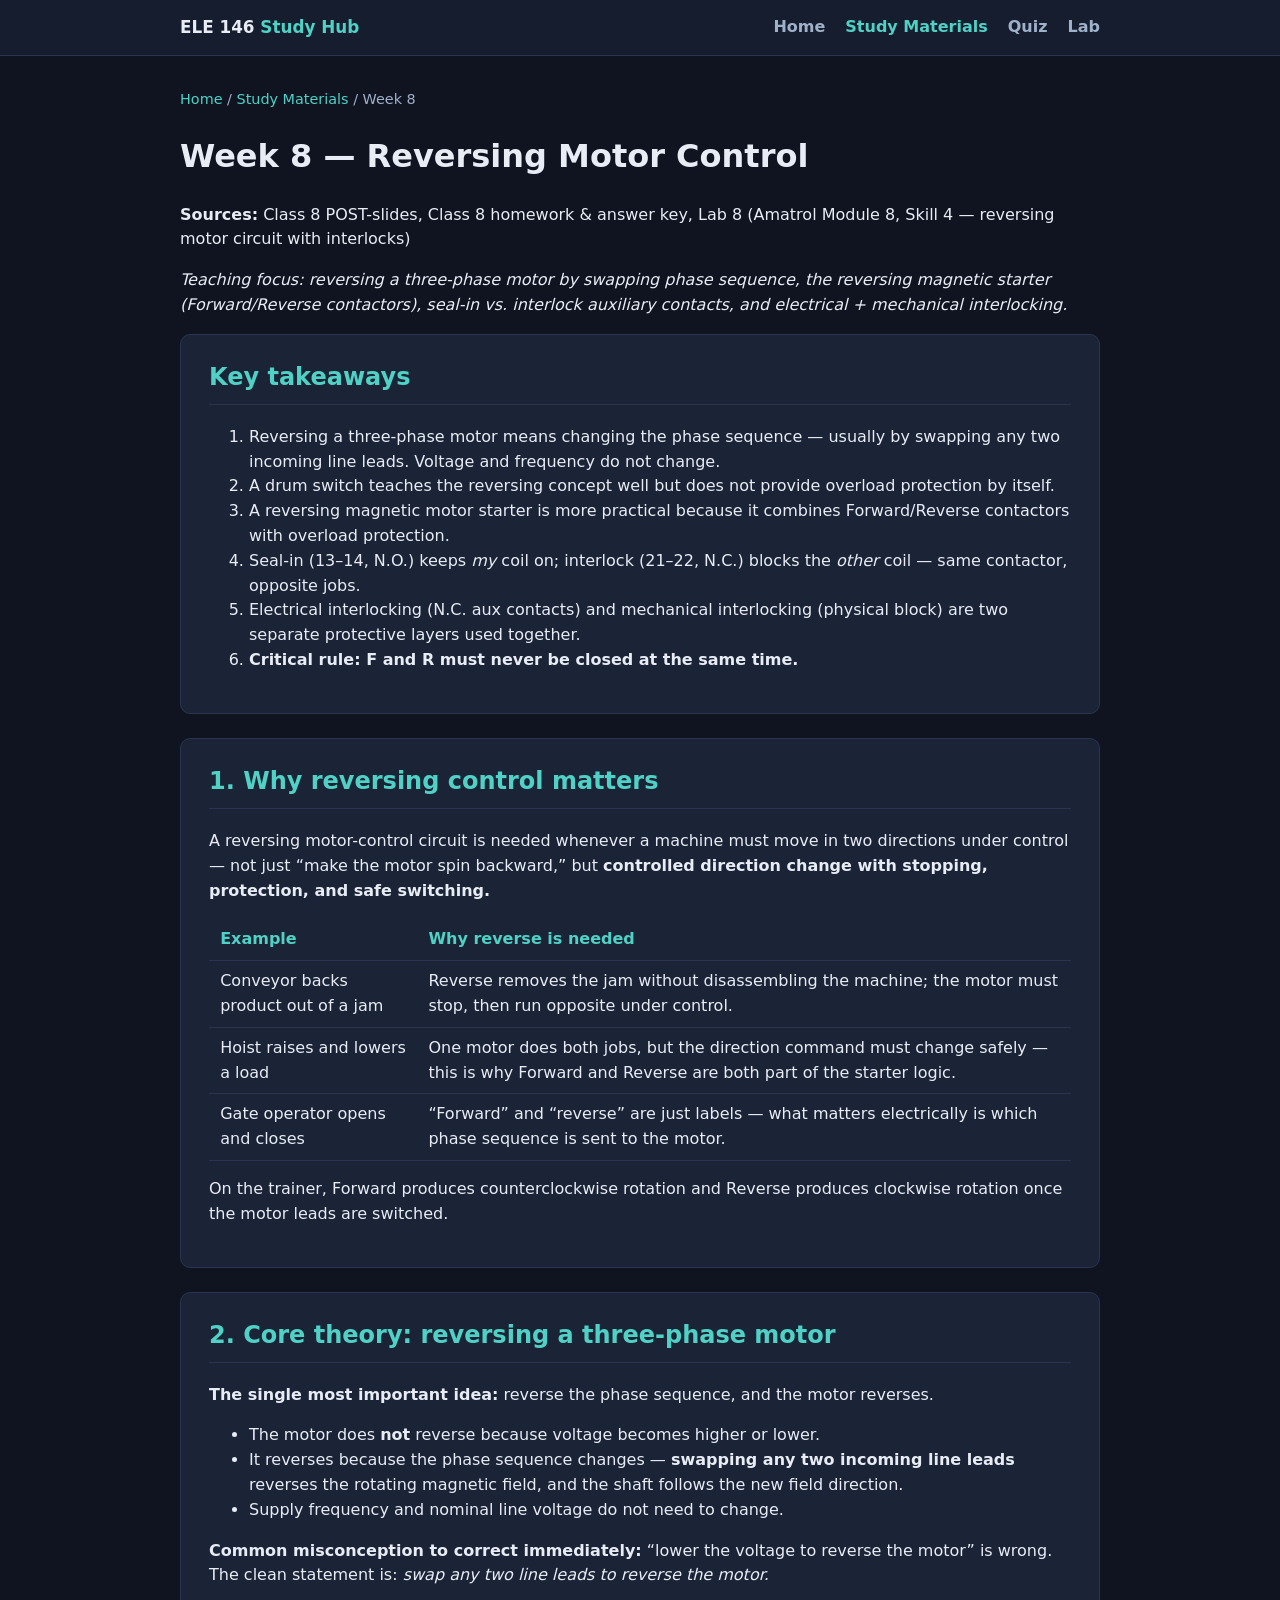
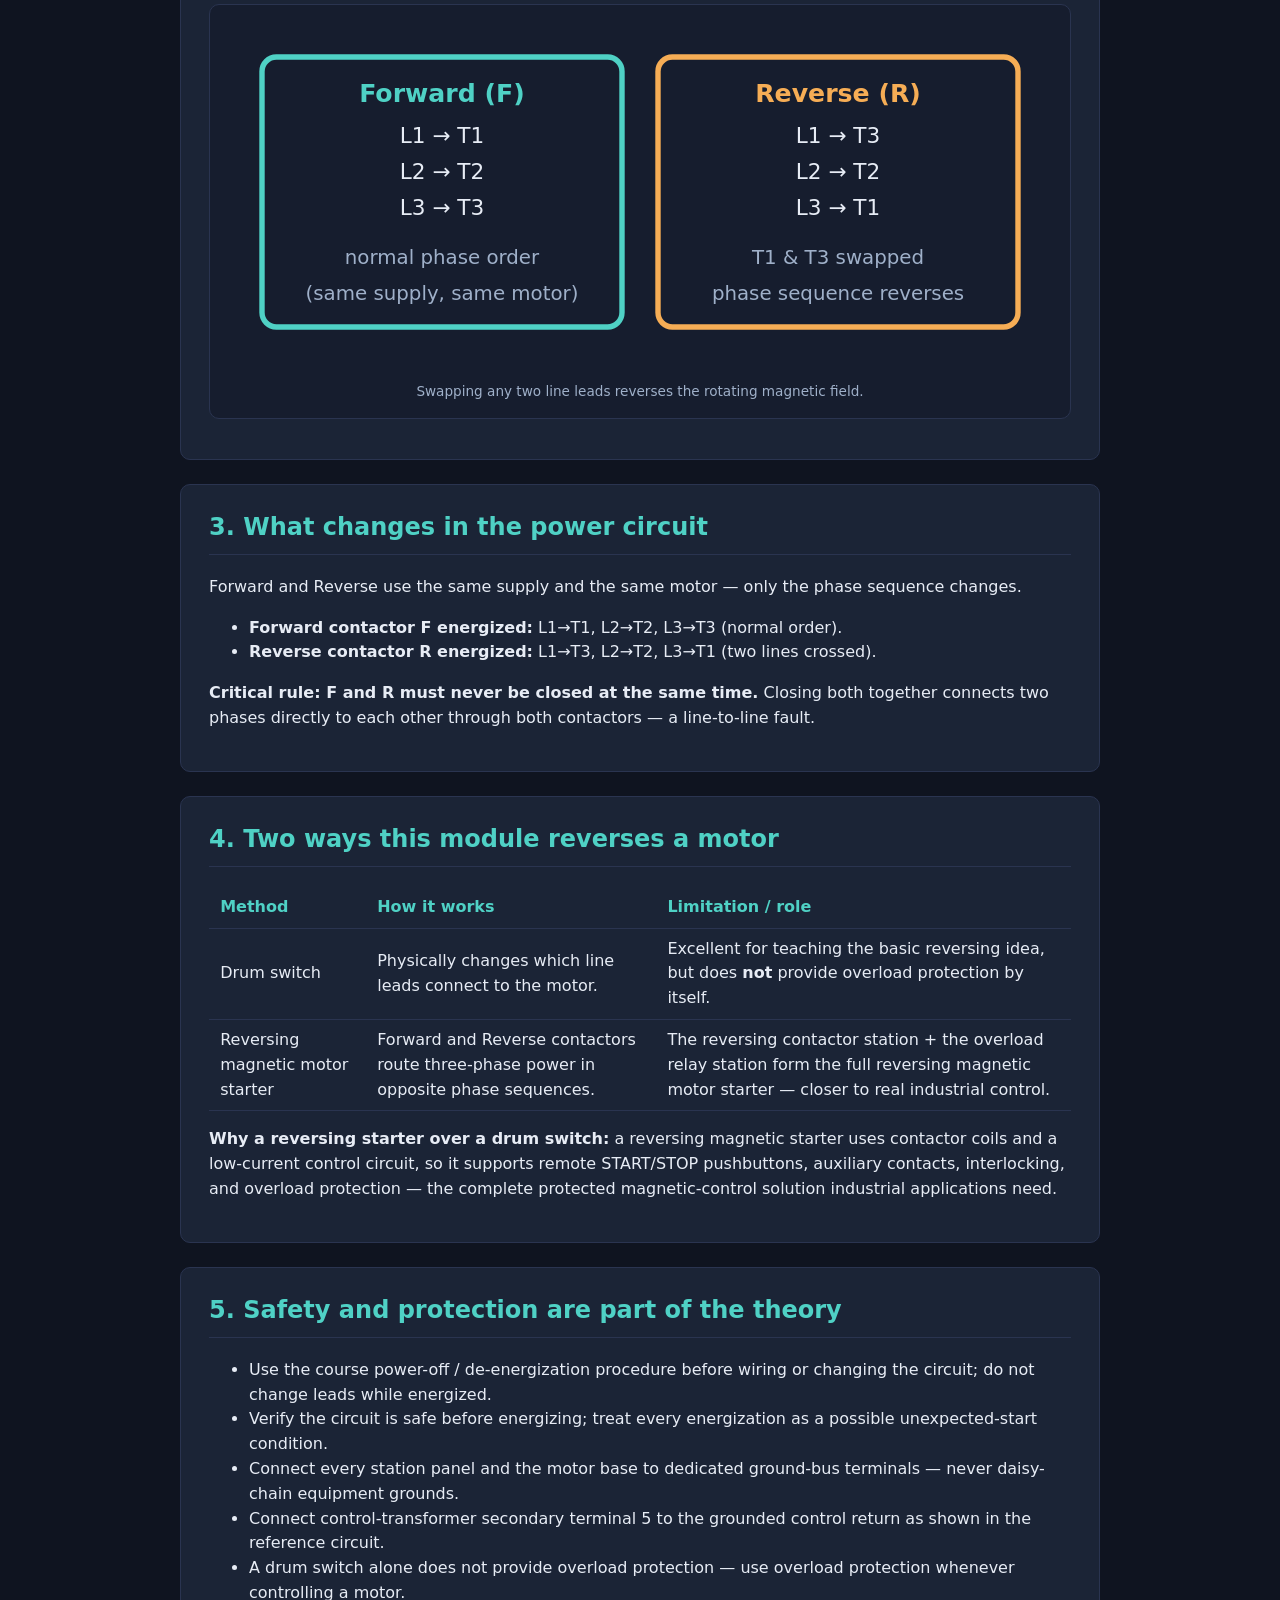
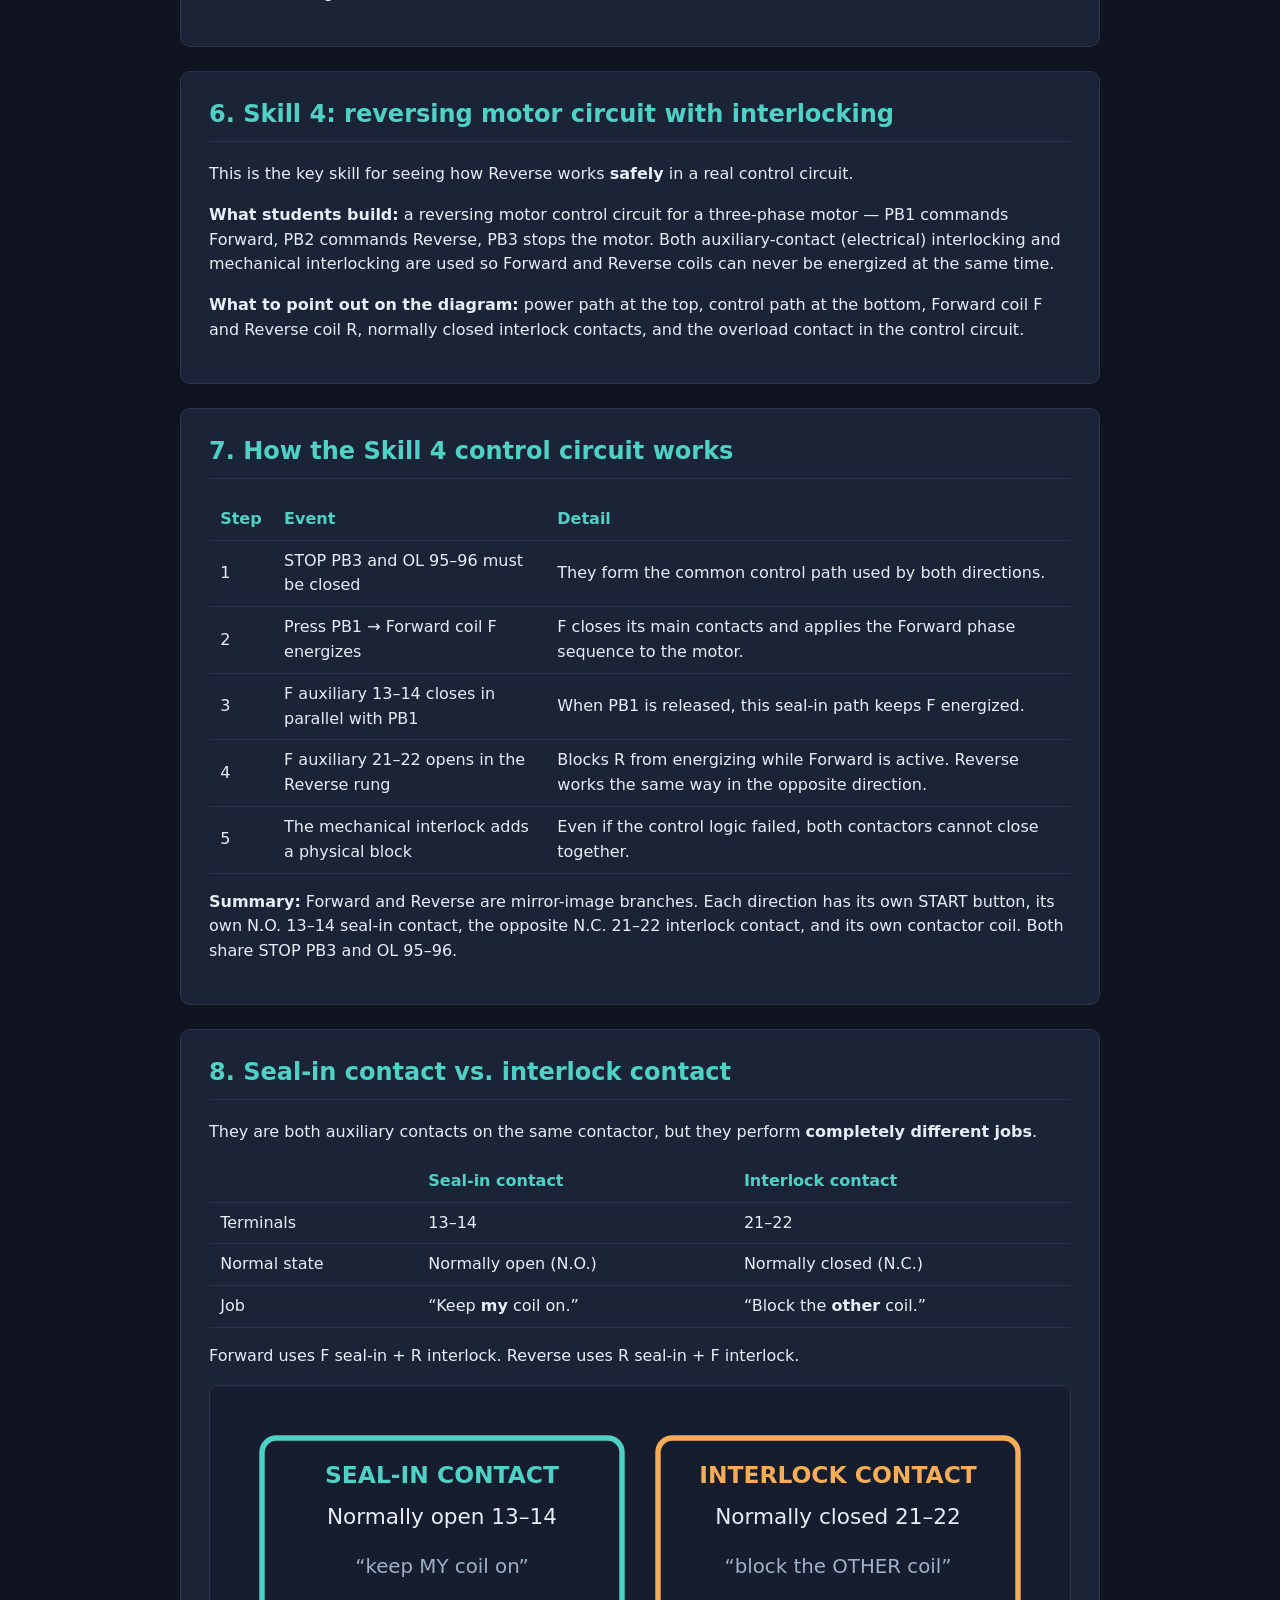
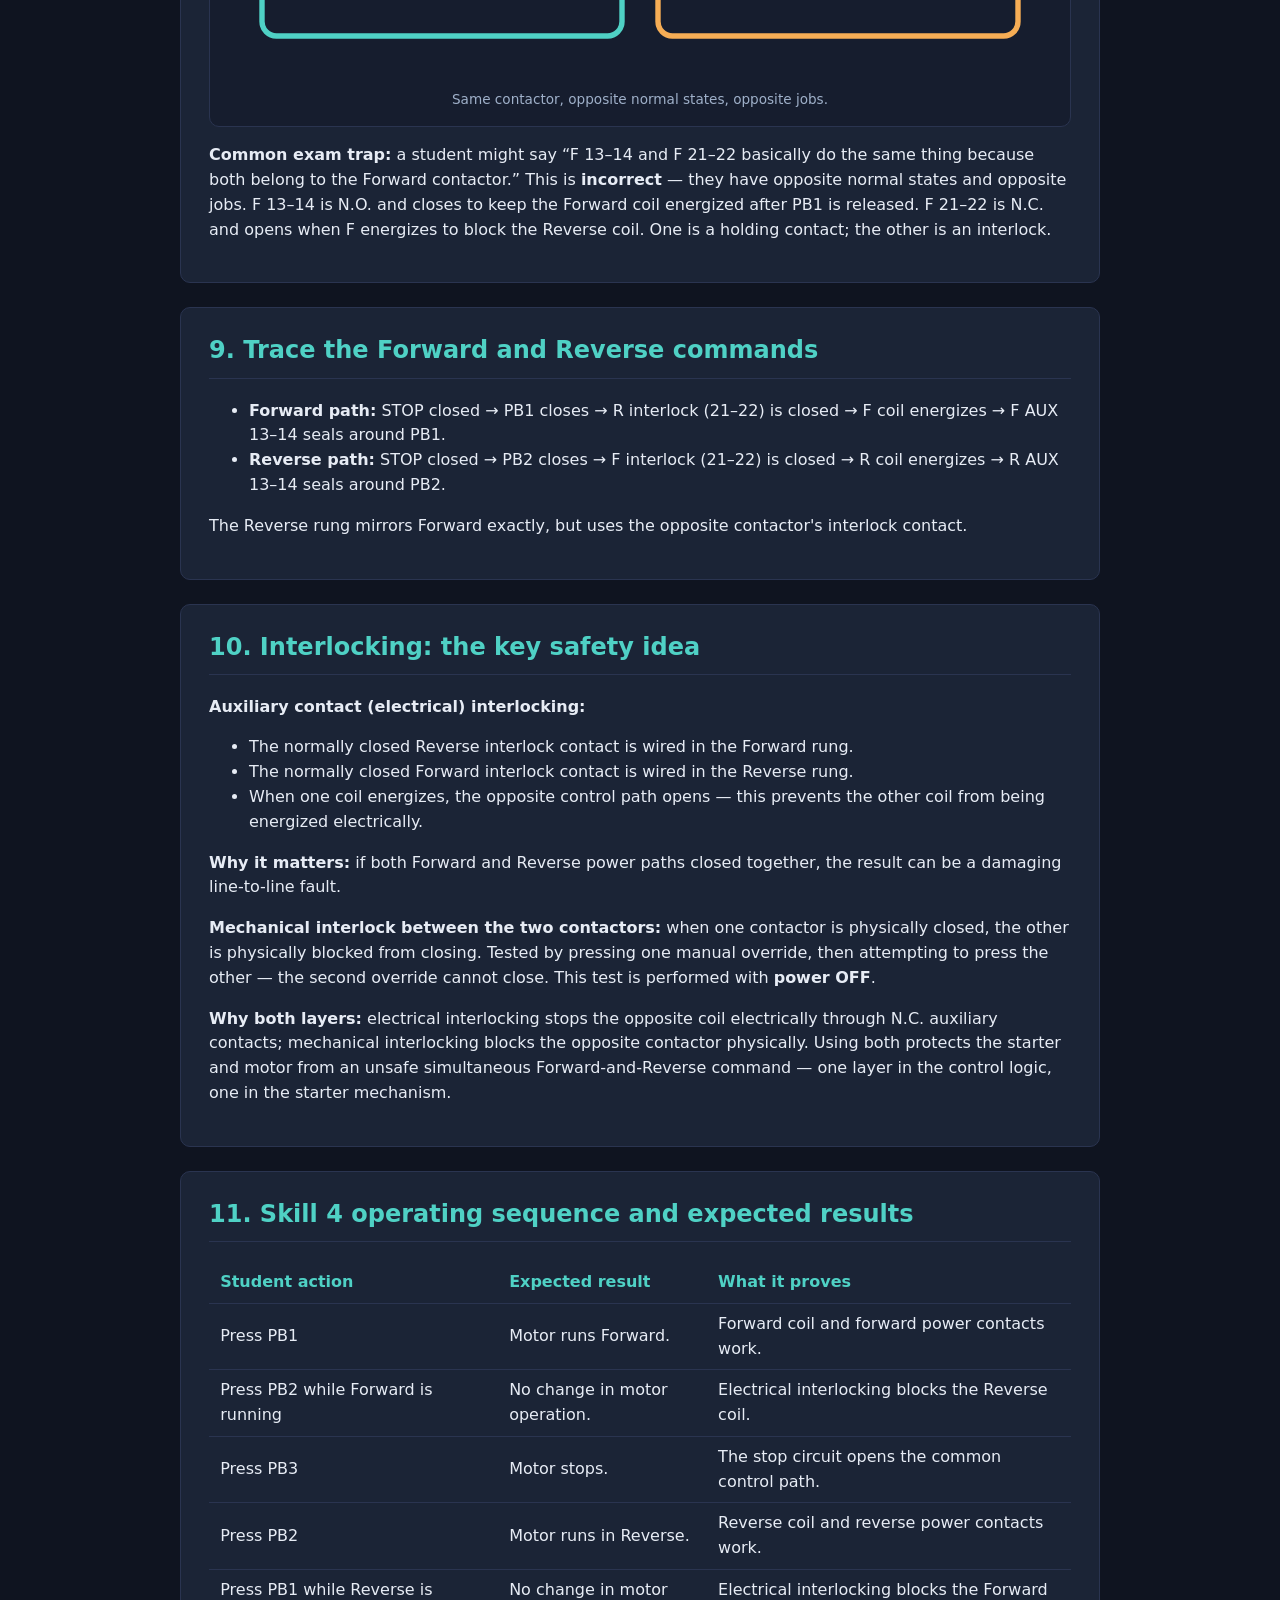
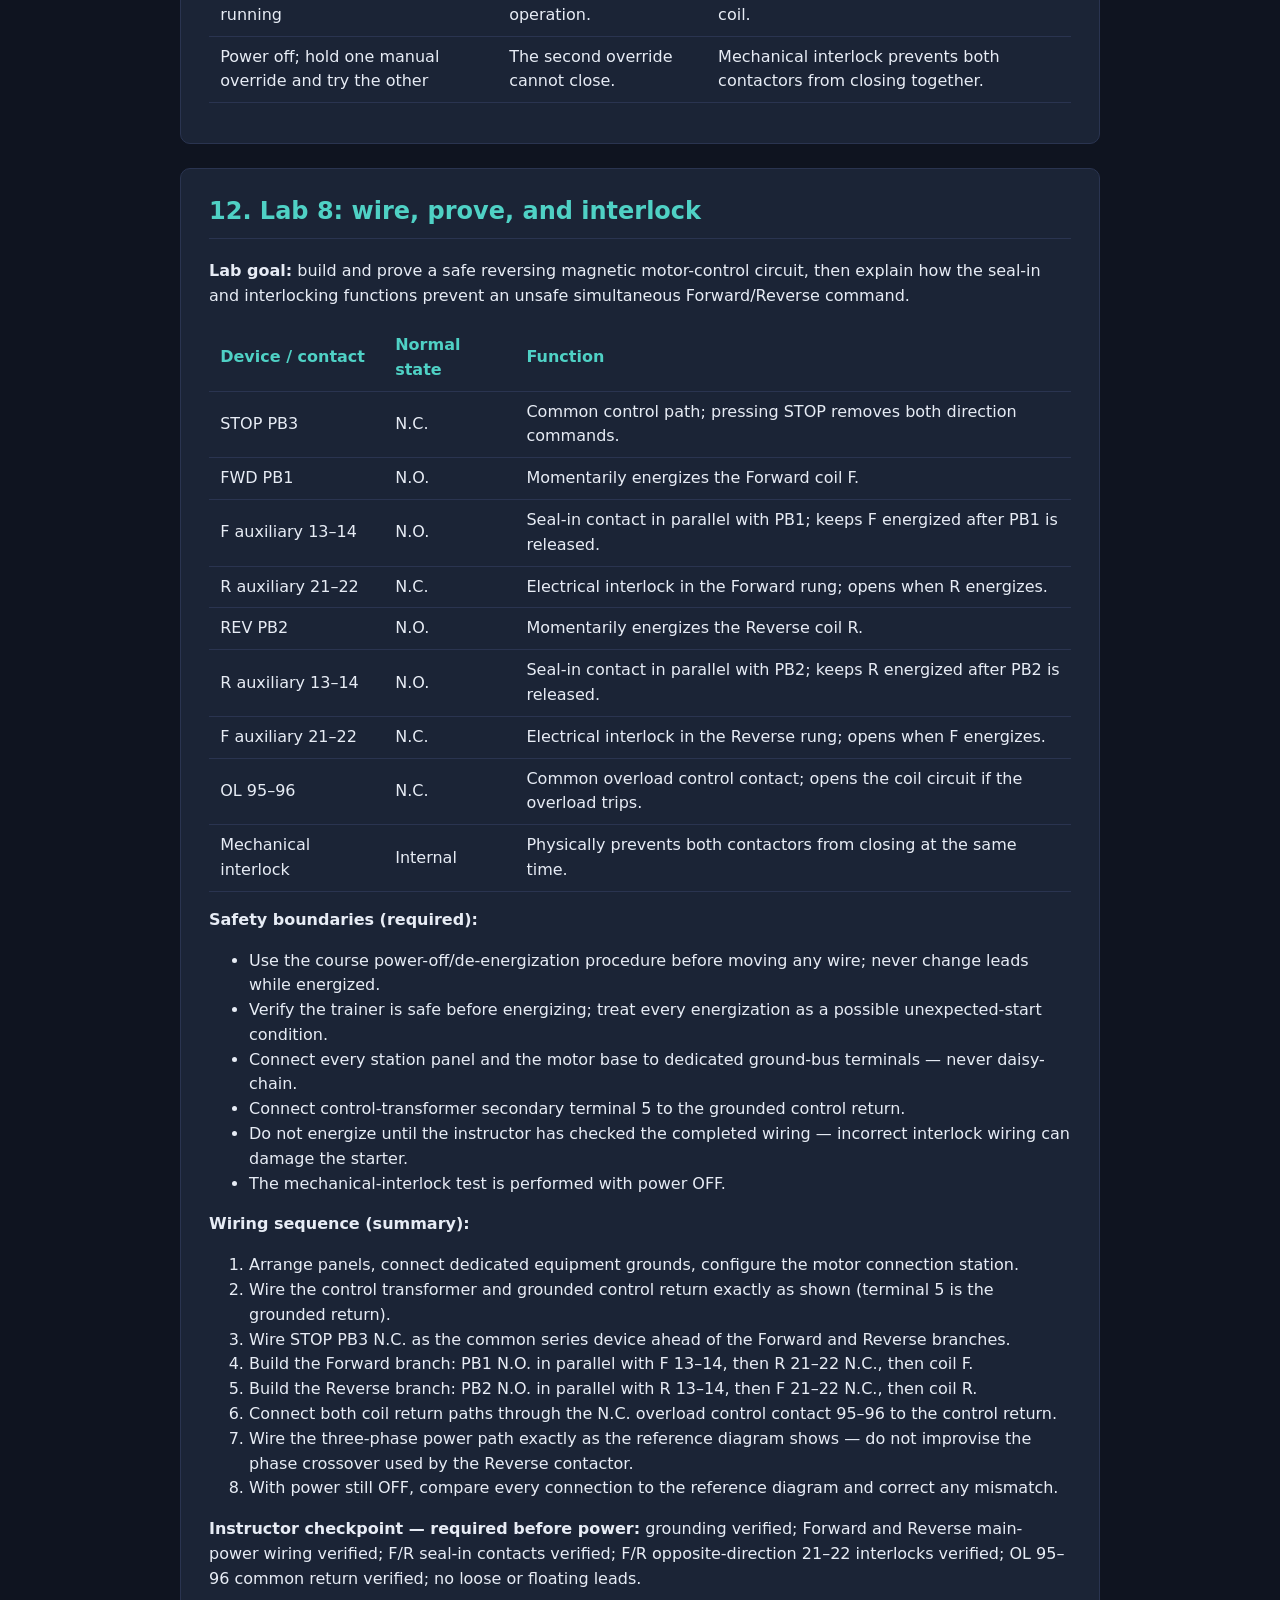
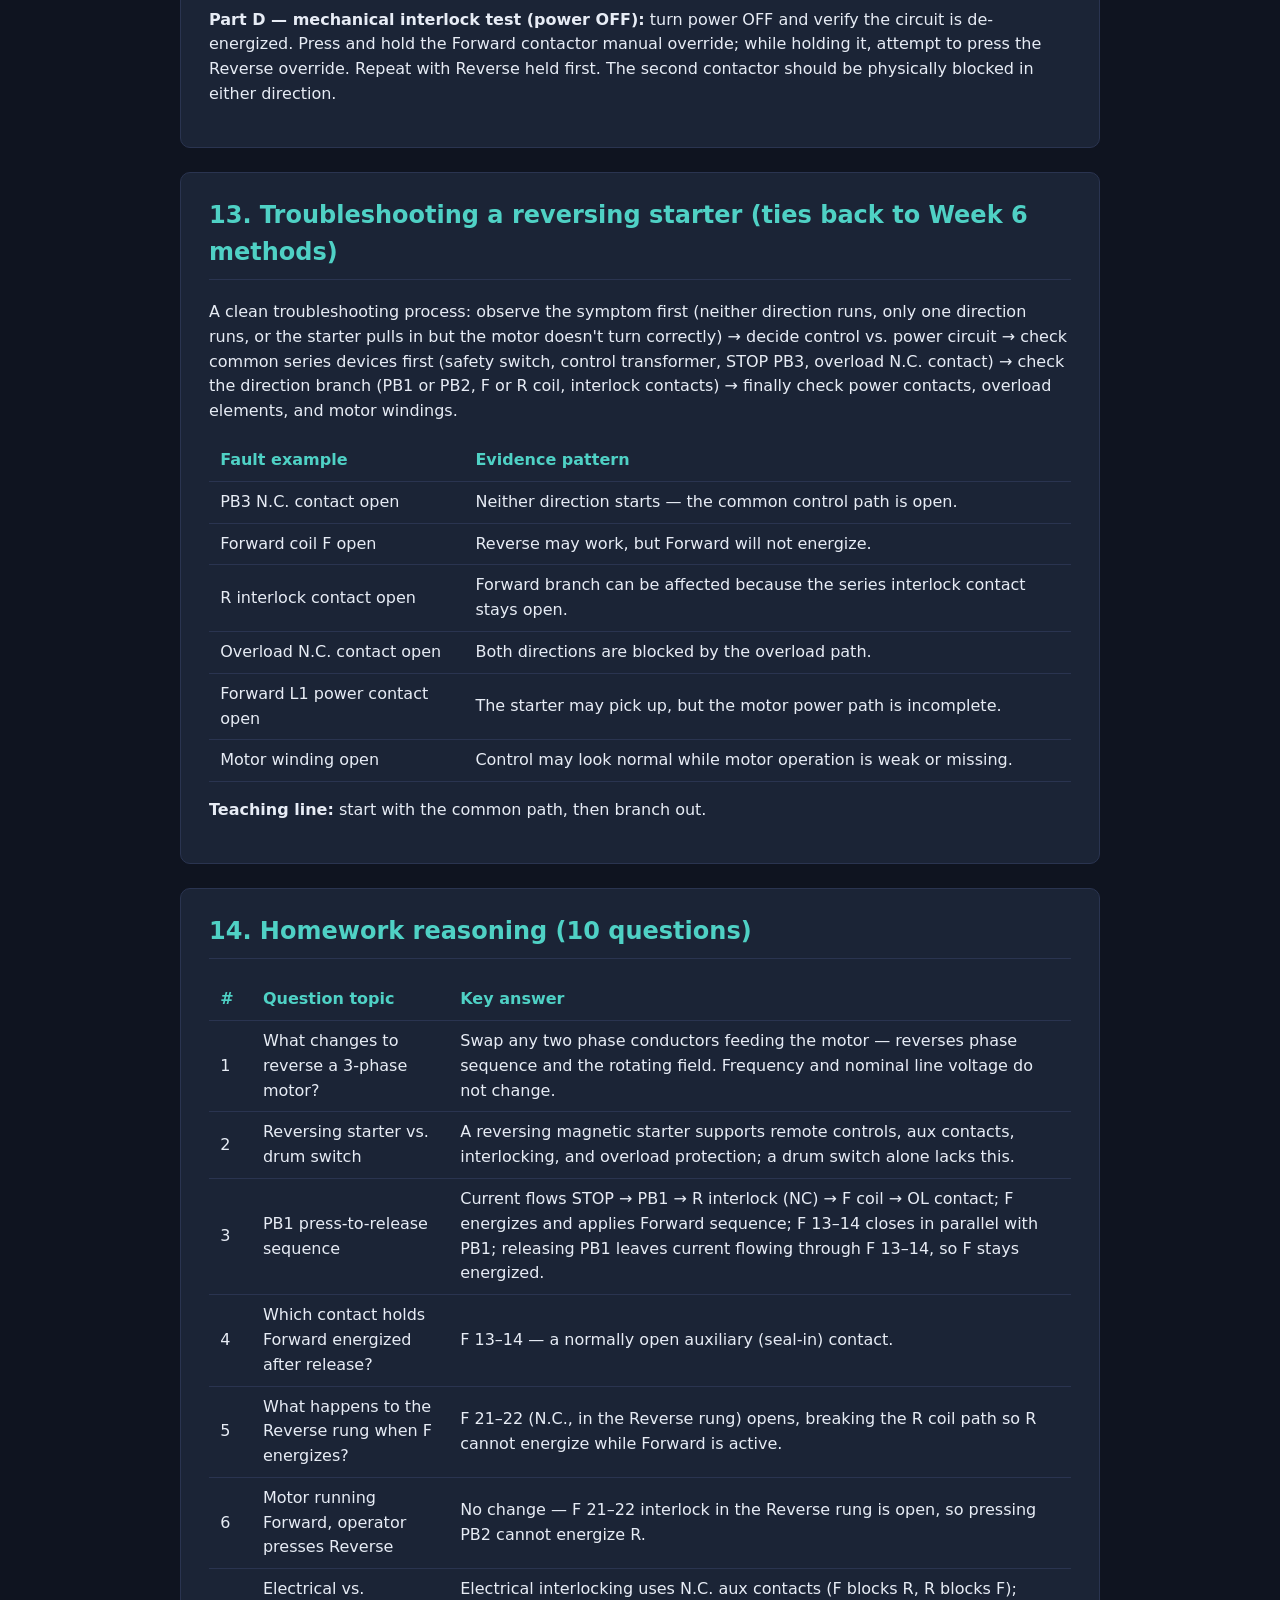
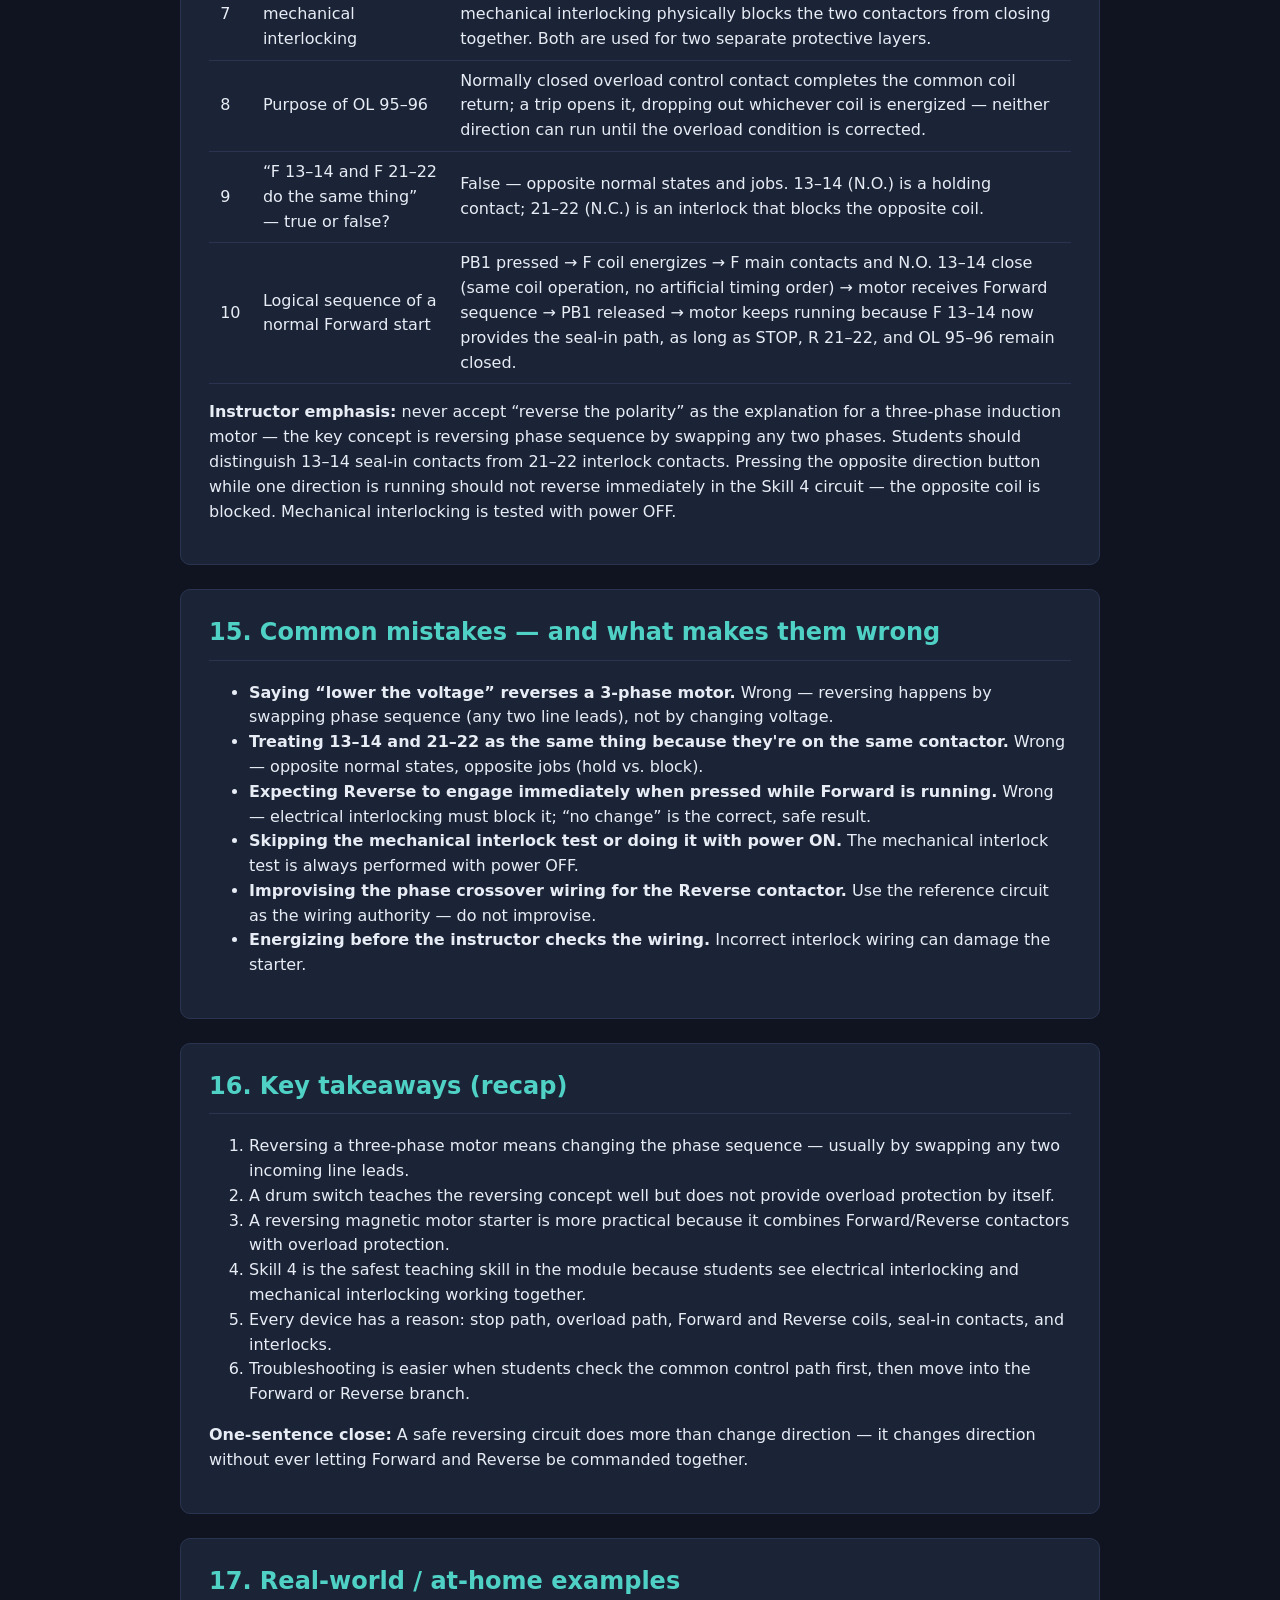
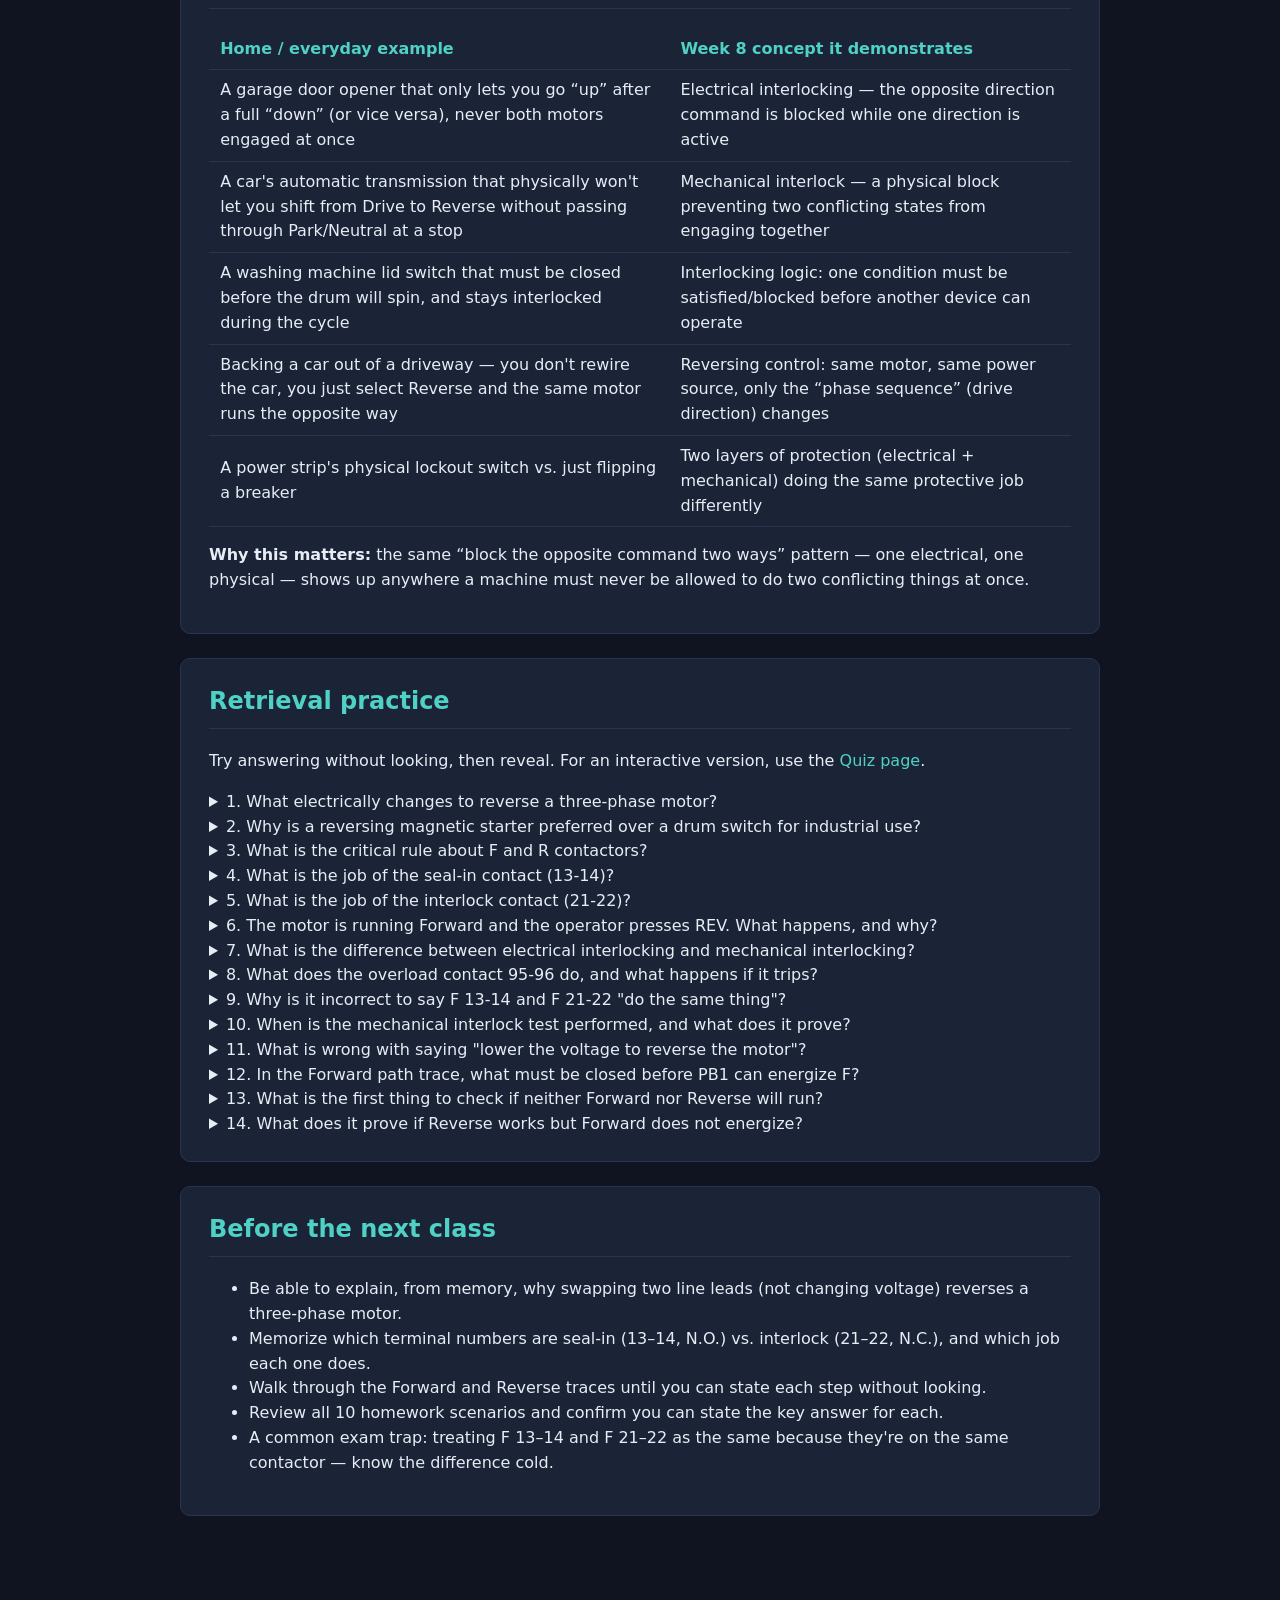
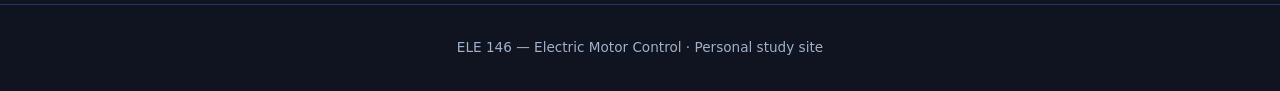
<file: study/week8.html>
<!DOCTYPE html>
<html lang="en">
<head>
<meta charset="UTF-8" />
<meta name="viewport" content="width=device-width, initial-scale=1.0" />
<title>Week 8: Reversing Motor Control — ELE 146</title>
<link rel="stylesheet" href="/css/style.css" />
</head>
<body>
<header class="site-header">
  <nav class="nav">
    <div class="brand">ELE 146 <span>Study Hub</span></div>
    <div class="nav-links">
      <a href="/index.html">Home</a>
      <a href="/study/index.html" class="active">Study Materials</a>
      <a href="/quiz/index.html">Quiz</a>
      <a href="/lab/index.html">Lab</a>
    </div>
  </nav>
</header>

<main>
  <div class="breadcrumb"><a href="/index.html">Home</a> / <a href="/study/index.html">Study Materials</a> / Week 8</div>
  <h1>Week 8 — Reversing Motor Control</h1>
  <p><strong>Sources:</strong> Class 8 POST-slides, Class 8 homework &amp; answer key, Lab 8 (Amatrol Module 8, Skill 4 &mdash; reversing motor circuit with interlocks)</p>
  <p><em>Teaching focus: reversing a three-phase motor by swapping phase sequence, the reversing magnetic starter (Forward/Reverse contactors), seal-in vs. interlock auxiliary contacts, and electrical + mechanical interlocking.</em></p>

  <section class="content-block">
    <h2>Key takeaways</h2>
    <ol>
      <li>Reversing a three-phase motor means changing the phase sequence &mdash; usually by swapping any two incoming line leads. Voltage and frequency do not change.</li>
      <li>A drum switch teaches the reversing concept well but does not provide overload protection by itself.</li>
      <li>A reversing magnetic motor starter is more practical because it combines Forward/Reverse contactors with overload protection.</li>
      <li>Seal-in (13&ndash;14, N.O.) keeps <em>my</em> coil on; interlock (21&ndash;22, N.C.) blocks the <em>other</em> coil &mdash; same contactor, opposite jobs.</li>
      <li>Electrical interlocking (N.C. aux contacts) and mechanical interlocking (physical block) are two separate protective layers used together.</li>
      <li><strong>Critical rule: F and R must never be closed at the same time.</strong></li>
    </ol>
  </section>

  <section class="content-block">
    <h2>1. Why reversing control matters</h2>
    <p>A reversing motor-control circuit is needed whenever a machine must move in two directions under control &mdash; not just &ldquo;make the motor spin backward,&rdquo; but <strong>controlled direction change with stopping, protection, and safe switching.</strong></p>
    <table>
      <tr><th>Example</th><th>Why reverse is needed</th></tr>
      <tr><td>Conveyor backs product out of a jam</td><td>Reverse removes the jam without disassembling the machine; the motor must stop, then run opposite under control.</td></tr>
      <tr><td>Hoist raises and lowers a load</td><td>One motor does both jobs, but the direction command must change safely &mdash; this is why Forward and Reverse are both part of the starter logic.</td></tr>
      <tr><td>Gate operator opens and closes</td><td>&ldquo;Forward&rdquo; and &ldquo;reverse&rdquo; are just labels &mdash; what matters electrically is which phase sequence is sent to the motor.</td></tr>
    </table>
    <p>On the trainer, Forward produces counterclockwise rotation and Reverse produces clockwise rotation once the motor leads are switched.</p>
  </section>

  <section class="content-block">
    <h2>2. Core theory: reversing a three-phase motor</h2>
    <p><strong>The single most important idea:</strong> reverse the phase sequence, and the motor reverses.</p>
    <ul>
      <li>The motor does <strong>not</strong> reverse because voltage becomes higher or lower.</li>
      <li>It reverses because the phase sequence changes &mdash; <strong>swapping any two incoming line leads</strong> reverses the rotating magnetic field, and the shaft follows the new field direction.</li>
      <li>Supply frequency and nominal line voltage do not need to change.</li>
    </ul>
    <p><strong>Common misconception to correct immediately:</strong> &ldquo;lower the voltage to reverse the motor&rdquo; is wrong. The clean statement is: <em>swap any two line leads to reverse the motor.</em></p>
    <figure class="diagram">
      <svg viewBox="0 0 460 190" xmlns="http://www.w3.org/2000/svg" role="img" aria-label="Forward versus reverse phase swap diagram">
        <rect x="20" y="20" width="200" height="150" rx="8" fill="none" stroke="#4fd1c5" stroke-width="3"/>
        <text x="120" y="45" text-anchor="middle" fill="#4fd1c5" font-size="14" font-weight="700">Forward (F)</text>
        <text x="120" y="68" text-anchor="middle" fill="#e7ecf5" font-size="12">L1 &rarr; T1</text>
        <text x="120" y="88" text-anchor="middle" fill="#e7ecf5" font-size="12">L2 &rarr; T2</text>
        <text x="120" y="108" text-anchor="middle" fill="#e7ecf5" font-size="12">L3 &rarr; T3</text>
        <text x="120" y="135" text-anchor="middle" fill="#9fb0c9" font-size="11">normal phase order</text>
        <text x="120" y="155" text-anchor="middle" fill="#9fb0c9" font-size="11">(same supply, same motor)</text>
        <rect x="240" y="20" width="200" height="150" rx="8" fill="none" stroke="#f6ad55" stroke-width="3"/>
        <text x="340" y="45" text-anchor="middle" fill="#f6ad55" font-size="14" font-weight="700">Reverse (R)</text>
        <text x="340" y="68" text-anchor="middle" fill="#e7ecf5" font-size="12">L1 &rarr; T3</text>
        <text x="340" y="88" text-anchor="middle" fill="#e7ecf5" font-size="12">L2 &rarr; T2</text>
        <text x="340" y="108" text-anchor="middle" fill="#e7ecf5" font-size="12">L3 &rarr; T1</text>
        <text x="340" y="135" text-anchor="middle" fill="#9fb0c9" font-size="11">T1 &amp; T3 swapped</text>
        <text x="340" y="155" text-anchor="middle" fill="#9fb0c9" font-size="11">phase sequence reverses</text>
      </svg>
      <figcaption>Swapping any two line leads reverses the rotating magnetic field.</figcaption>
    </figure>
  </section>

  <section class="content-block">
    <h2>3. What changes in the power circuit</h2>
    <p>Forward and Reverse use the same supply and the same motor &mdash; only the phase sequence changes.</p>
    <ul>
      <li><strong>Forward contactor F energized:</strong> L1&rarr;T1, L2&rarr;T2, L3&rarr;T3 (normal order).</li>
      <li><strong>Reverse contactor R energized:</strong> L1&rarr;T3, L2&rarr;T2, L3&rarr;T1 (two lines crossed).</li>
    </ul>
    <p><strong>Critical rule: F and R must never be closed at the same time.</strong> Closing both together connects two phases directly to each other through both contactors &mdash; a line-to-line fault.</p>
  </section>

  <section class="content-block">
    <h2>4. Two ways this module reverses a motor</h2>
    <table>
      <tr><th>Method</th><th>How it works</th><th>Limitation / role</th></tr>
      <tr><td>Drum switch</td><td>Physically changes which line leads connect to the motor.</td><td>Excellent for teaching the basic reversing idea, but does <strong>not</strong> provide overload protection by itself.</td></tr>
      <tr><td>Reversing magnetic motor starter</td><td>Forward and Reverse contactors route three-phase power in opposite phase sequences.</td><td>The reversing contactor station + the overload relay station form the full reversing magnetic motor starter &mdash; closer to real industrial control.</td></tr>
    </table>
    <p><strong>Why a reversing starter over a drum switch:</strong> a reversing magnetic starter uses contactor coils and a low-current control circuit, so it supports remote START/STOP pushbuttons, auxiliary contacts, interlocking, and overload protection &mdash; the complete protected magnetic-control solution industrial applications need.</p>
  </section>

  <section class="content-block">
    <h2>5. Safety and protection are part of the theory</h2>
    <ul>
      <li>Use the course power-off / de-energization procedure before wiring or changing the circuit; do not change leads while energized.</li>
      <li>Verify the circuit is safe before energizing; treat every energization as a possible unexpected-start condition.</li>
      <li>Connect every station panel and the motor base to dedicated ground-bus terminals &mdash; never daisy-chain equipment grounds.</li>
      <li>Connect control-transformer secondary terminal 5 to the grounded control return as shown in the reference circuit.</li>
      <li>A drum switch alone does not provide overload protection &mdash; use overload protection whenever controlling a motor.</li>
    </ul>
  </section>

  <section class="content-block">
    <h2>6. Skill 4: reversing motor circuit with interlocking</h2>
    <p>This is the key skill for seeing how Reverse works <strong>safely</strong> in a real control circuit.</p>
    <p><strong>What students build:</strong> a reversing motor control circuit for a three-phase motor &mdash; PB1 commands Forward, PB2 commands Reverse, PB3 stops the motor. Both auxiliary-contact (electrical) interlocking and mechanical interlocking are used so Forward and Reverse coils can never be energized at the same time.</p>
    <p><strong>What to point out on the diagram:</strong> power path at the top, control path at the bottom, Forward coil F and Reverse coil R, normally closed interlock contacts, and the overload contact in the control circuit.</p>
  </section>

  <section class="content-block">
    <h2>7. How the Skill 4 control circuit works</h2>
    <table>
      <tr><th>Step</th><th>Event</th><th>Detail</th></tr>
      <tr><td>1</td><td>STOP PB3 and OL 95&ndash;96 must be closed</td><td>They form the common control path used by both directions.</td></tr>
      <tr><td>2</td><td>Press PB1 &rarr; Forward coil F energizes</td><td>F closes its main contacts and applies the Forward phase sequence to the motor.</td></tr>
      <tr><td>3</td><td>F auxiliary 13&ndash;14 closes in parallel with PB1</td><td>When PB1 is released, this seal-in path keeps F energized.</td></tr>
      <tr><td>4</td><td>F auxiliary 21&ndash;22 opens in the Reverse rung</td><td>Blocks R from energizing while Forward is active. Reverse works the same way in the opposite direction.</td></tr>
      <tr><td>5</td><td>The mechanical interlock adds a physical block</td><td>Even if the control logic failed, both contactors cannot close together.</td></tr>
    </table>
    <p><strong>Summary:</strong> Forward and Reverse are mirror-image branches. Each direction has its own START button, its own N.O. 13&ndash;14 seal-in contact, the opposite N.C. 21&ndash;22 interlock contact, and its own contactor coil. Both share STOP PB3 and OL 95&ndash;96.</p>
  </section>

  <section class="content-block">
    <h2>8. Seal-in contact vs. interlock contact</h2>
    <p>They are both auxiliary contacts on the same contactor, but they perform <strong>completely different jobs</strong>.</p>
    <table>
      <tr><th></th><th>Seal-in contact</th><th>Interlock contact</th></tr>
      <tr><td>Terminals</td><td>13&ndash;14</td><td>21&ndash;22</td></tr>
      <tr><td>Normal state</td><td>Normally open (N.O.)</td><td>Normally closed (N.C.)</td></tr>
      <tr><td>Job</td><td>&ldquo;Keep <strong>my</strong> coil on.&rdquo;</td><td>&ldquo;Block the <strong>other</strong> coil.&rdquo;</td></tr>
    </table>
    <p>Forward uses F seal-in + R interlock. Reverse uses R seal-in + F interlock.</p>
    <figure class="diagram">
      <svg viewBox="0 0 460 150" xmlns="http://www.w3.org/2000/svg" role="img" aria-label="Seal-in contact versus interlock contact diagram">
        <rect x="20" y="20" width="200" height="110" rx="8" fill="none" stroke="#4fd1c5" stroke-width="3"/>
        <text x="120" y="45" text-anchor="middle" fill="#4fd1c5" font-size="13" font-weight="700">SEAL-IN CONTACT</text>
        <text x="120" y="68" text-anchor="middle" fill="#e7ecf5" font-size="12">Normally open 13&ndash;14</text>
        <text x="120" y="95" text-anchor="middle" fill="#9fb0c9" font-size="11">&ldquo;keep MY coil on&rdquo;</text>
        <rect x="240" y="20" width="200" height="110" rx="8" fill="none" stroke="#f6ad55" stroke-width="3"/>
        <text x="340" y="45" text-anchor="middle" fill="#f6ad55" font-size="13" font-weight="700">INTERLOCK CONTACT</text>
        <text x="340" y="68" text-anchor="middle" fill="#e7ecf5" font-size="12">Normally closed 21&ndash;22</text>
        <text x="340" y="95" text-anchor="middle" fill="#9fb0c9" font-size="11">&ldquo;block the OTHER coil&rdquo;</text>
      </svg>
      <figcaption>Same contactor, opposite normal states, opposite jobs.</figcaption>
    </figure>
    <p><strong>Common exam trap:</strong> a student might say &ldquo;F 13&ndash;14 and F 21&ndash;22 basically do the same thing because both belong to the Forward contactor.&rdquo; This is <strong>incorrect</strong> &mdash; they have opposite normal states and opposite jobs. F 13&ndash;14 is N.O. and closes to keep the Forward coil energized after PB1 is released. F 21&ndash;22 is N.C. and opens when F energizes to block the Reverse coil. One is a holding contact; the other is an interlock.</p>
  </section>

  <section class="content-block">
    <h2>9. Trace the Forward and Reverse commands</h2>
    <ul>
      <li><strong>Forward path:</strong> STOP closed &rarr; PB1 closes &rarr; R interlock (21&ndash;22) is closed &rarr; F coil energizes &rarr; F AUX 13&ndash;14 seals around PB1.</li>
      <li><strong>Reverse path:</strong> STOP closed &rarr; PB2 closes &rarr; F interlock (21&ndash;22) is closed &rarr; R coil energizes &rarr; R AUX 13&ndash;14 seals around PB2.</li>
    </ul>
    <p>The Reverse rung mirrors Forward exactly, but uses the opposite contactor's interlock contact.</p>
  </section>

  <section class="content-block">
    <h2>10. Interlocking: the key safety idea</h2>
    <p><strong>Auxiliary contact (electrical) interlocking:</strong></p>
    <ul>
      <li>The normally closed Reverse interlock contact is wired in the Forward rung.</li>
      <li>The normally closed Forward interlock contact is wired in the Reverse rung.</li>
      <li>When one coil energizes, the opposite control path opens &mdash; this prevents the other coil from being energized electrically.</li>
    </ul>
    <p><strong>Why it matters:</strong> if both Forward and Reverse power paths closed together, the result can be a damaging line-to-line fault.</p>
    <p><strong>Mechanical interlock between the two contactors:</strong> when one contactor is physically closed, the other is physically blocked from closing. Tested by pressing one manual override, then attempting to press the other &mdash; the second override cannot close. This test is performed with <strong>power OFF</strong>.</p>
    <p><strong>Why both layers:</strong> electrical interlocking stops the opposite coil electrically through N.C. auxiliary contacts; mechanical interlocking blocks the opposite contactor physically. Using both protects the starter and motor from an unsafe simultaneous Forward-and-Reverse command &mdash; one layer in the control logic, one in the starter mechanism.</p>
  </section>

  <section class="content-block">
    <h2>11. Skill 4 operating sequence and expected results</h2>
    <table>
      <tr><th>Student action</th><th>Expected result</th><th>What it proves</th></tr>
      <tr><td>Press PB1</td><td>Motor runs Forward.</td><td>Forward coil and forward power contacts work.</td></tr>
      <tr><td>Press PB2 while Forward is running</td><td>No change in motor operation.</td><td>Electrical interlocking blocks the Reverse coil.</td></tr>
      <tr><td>Press PB3</td><td>Motor stops.</td><td>The stop circuit opens the common control path.</td></tr>
      <tr><td>Press PB2</td><td>Motor runs in Reverse.</td><td>Reverse coil and reverse power contacts work.</td></tr>
      <tr><td>Press PB1 while Reverse is running</td><td>No change in motor operation.</td><td>Electrical interlocking blocks the Forward coil.</td></tr>
      <tr><td>Power off; hold one manual override and try the other</td><td>The second override cannot close.</td><td>Mechanical interlock prevents both contactors from closing together.</td></tr>
    </table>
  </section>

  <section class="content-block">
    <h2>12. Lab 8: wire, prove, and interlock</h2>
    <p><strong>Lab goal:</strong> build and prove a safe reversing magnetic motor-control circuit, then explain how the seal-in and interlocking functions prevent an unsafe simultaneous Forward/Reverse command.</p>
    <table>
      <tr><th>Device / contact</th><th>Normal state</th><th>Function</th></tr>
      <tr><td>STOP PB3</td><td>N.C.</td><td>Common control path; pressing STOP removes both direction commands.</td></tr>
      <tr><td>FWD PB1</td><td>N.O.</td><td>Momentarily energizes the Forward coil F.</td></tr>
      <tr><td>F auxiliary 13&ndash;14</td><td>N.O.</td><td>Seal-in contact in parallel with PB1; keeps F energized after PB1 is released.</td></tr>
      <tr><td>R auxiliary 21&ndash;22</td><td>N.C.</td><td>Electrical interlock in the Forward rung; opens when R energizes.</td></tr>
      <tr><td>REV PB2</td><td>N.O.</td><td>Momentarily energizes the Reverse coil R.</td></tr>
      <tr><td>R auxiliary 13&ndash;14</td><td>N.O.</td><td>Seal-in contact in parallel with PB2; keeps R energized after PB2 is released.</td></tr>
      <tr><td>F auxiliary 21&ndash;22</td><td>N.C.</td><td>Electrical interlock in the Reverse rung; opens when F energizes.</td></tr>
      <tr><td>OL 95&ndash;96</td><td>N.C.</td><td>Common overload control contact; opens the coil circuit if the overload trips.</td></tr>
      <tr><td>Mechanical interlock</td><td>Internal</td><td>Physically prevents both contactors from closing at the same time.</td></tr>
    </table>
    <p><strong>Safety boundaries (required):</strong></p>
    <ul>
      <li>Use the course power-off/de-energization procedure before moving any wire; never change leads while energized.</li>
      <li>Verify the trainer is safe before energizing; treat every energization as a possible unexpected-start condition.</li>
      <li>Connect every station panel and the motor base to dedicated ground-bus terminals &mdash; never daisy-chain.</li>
      <li>Connect control-transformer secondary terminal 5 to the grounded control return.</li>
      <li>Do not energize until the instructor has checked the completed wiring &mdash; incorrect interlock wiring can damage the starter.</li>
      <li>The mechanical-interlock test is performed with power OFF.</li>
    </ul>
    <p><strong>Wiring sequence (summary):</strong></p>
    <ol>
      <li>Arrange panels, connect dedicated equipment grounds, configure the motor connection station.</li>
      <li>Wire the control transformer and grounded control return exactly as shown (terminal 5 is the grounded return).</li>
      <li>Wire STOP PB3 N.C. as the common series device ahead of the Forward and Reverse branches.</li>
      <li>Build the Forward branch: PB1 N.O. in parallel with F 13&ndash;14, then R 21&ndash;22 N.C., then coil F.</li>
      <li>Build the Reverse branch: PB2 N.O. in parallel with R 13&ndash;14, then F 21&ndash;22 N.C., then coil R.</li>
      <li>Connect both coil return paths through the N.C. overload control contact 95&ndash;96 to the control return.</li>
      <li>Wire the three-phase power path exactly as the reference diagram shows &mdash; do not improvise the phase crossover used by the Reverse contactor.</li>
      <li>With power still OFF, compare every connection to the reference diagram and correct any mismatch.</li>
    </ol>
    <p><strong>Instructor checkpoint &mdash; required before power:</strong> grounding verified; Forward and Reverse main-power wiring verified; F/R seal-in contacts verified; F/R opposite-direction 21&ndash;22 interlocks verified; OL 95&ndash;96 common return verified; no loose or floating leads.</p>
    <p><strong>Part D &mdash; mechanical interlock test (power OFF):</strong> turn power OFF and verify the circuit is de-energized. Press and hold the Forward contactor manual override; while holding it, attempt to press the Reverse override. Repeat with Reverse held first. The second contactor should be physically blocked in either direction.</p>
  </section>

  <section class="content-block">
    <h2>13. Troubleshooting a reversing starter (ties back to Week 6 methods)</h2>
    <p>A clean troubleshooting process: observe the symptom first (neither direction runs, only one direction runs, or the starter pulls in but the motor doesn't turn correctly) &rarr; decide control vs. power circuit &rarr; check common series devices first (safety switch, control transformer, STOP PB3, overload N.C. contact) &rarr; check the direction branch (PB1 or PB2, F or R coil, interlock contacts) &rarr; finally check power contacts, overload elements, and motor windings.</p>
    <table>
      <tr><th>Fault example</th><th>Evidence pattern</th></tr>
      <tr><td>PB3 N.C. contact open</td><td>Neither direction starts &mdash; the common control path is open.</td></tr>
      <tr><td>Forward coil F open</td><td>Reverse may work, but Forward will not energize.</td></tr>
      <tr><td>R interlock contact open</td><td>Forward branch can be affected because the series interlock contact stays open.</td></tr>
      <tr><td>Overload N.C. contact open</td><td>Both directions are blocked by the overload path.</td></tr>
      <tr><td>Forward L1 power contact open</td><td>The starter may pick up, but the motor power path is incomplete.</td></tr>
      <tr><td>Motor winding open</td><td>Control may look normal while motor operation is weak or missing.</td></tr>
    </table>
    <p><strong>Teaching line:</strong> start with the common path, then branch out.</p>
  </section>

  <section class="content-block">
    <h2>14. Homework reasoning (10 questions)</h2>
    <table>
      <tr><th>#</th><th>Question topic</th><th>Key answer</th></tr>
      <tr><td>1</td><td>What changes to reverse a 3-phase motor?</td><td>Swap any two phase conductors feeding the motor &mdash; reverses phase sequence and the rotating field. Frequency and nominal line voltage do not change.</td></tr>
      <tr><td>2</td><td>Reversing starter vs. drum switch</td><td>A reversing magnetic starter supports remote controls, aux contacts, interlocking, and overload protection; a drum switch alone lacks this.</td></tr>
      <tr><td>3</td><td>PB1 press-to-release sequence</td><td>Current flows STOP &rarr; PB1 &rarr; R interlock (NC) &rarr; F coil &rarr; OL contact; F energizes and applies Forward sequence; F 13&ndash;14 closes in parallel with PB1; releasing PB1 leaves current flowing through F 13&ndash;14, so F stays energized.</td></tr>
      <tr><td>4</td><td>Which contact holds Forward energized after release?</td><td>F 13&ndash;14 &mdash; a normally open auxiliary (seal-in) contact.</td></tr>
      <tr><td>5</td><td>What happens to the Reverse rung when F energizes?</td><td>F 21&ndash;22 (N.C., in the Reverse rung) opens, breaking the R coil path so R cannot energize while Forward is active.</td></tr>
      <tr><td>6</td><td>Motor running Forward, operator presses Reverse</td><td>No change &mdash; F 21&ndash;22 interlock in the Reverse rung is open, so pressing PB2 cannot energize R.</td></tr>
      <tr><td>7</td><td>Electrical vs. mechanical interlocking</td><td>Electrical interlocking uses N.C. aux contacts (F blocks R, R blocks F); mechanical interlocking physically blocks the two contactors from closing together. Both are used for two separate protective layers.</td></tr>
      <tr><td>8</td><td>Purpose of OL 95&ndash;96</td><td>Normally closed overload control contact completes the common coil return; a trip opens it, dropping out whichever coil is energized &mdash; neither direction can run until the overload condition is corrected.</td></tr>
      <tr><td>9</td><td>&ldquo;F 13&ndash;14 and F 21&ndash;22 do the same thing&rdquo; &mdash; true or false?</td><td>False &mdash; opposite normal states and jobs. 13&ndash;14 (N.O.) is a holding contact; 21&ndash;22 (N.C.) is an interlock that blocks the opposite coil.</td></tr>
      <tr><td>10</td><td>Logical sequence of a normal Forward start</td><td>PB1 pressed &rarr; F coil energizes &rarr; F main contacts and N.O. 13&ndash;14 close (same coil operation, no artificial timing order) &rarr; motor receives Forward sequence &rarr; PB1 released &rarr; motor keeps running because F 13&ndash;14 now provides the seal-in path, as long as STOP, R 21&ndash;22, and OL 95&ndash;96 remain closed.</td></tr>
    </table>
    <p><strong>Instructor emphasis:</strong> never accept &ldquo;reverse the polarity&rdquo; as the explanation for a three-phase induction motor &mdash; the key concept is reversing phase sequence by swapping any two phases. Students should distinguish 13&ndash;14 seal-in contacts from 21&ndash;22 interlock contacts. Pressing the opposite direction button while one direction is running should not reverse immediately in the Skill 4 circuit &mdash; the opposite coil is blocked. Mechanical interlocking is tested with power OFF.</p>
  </section>

  <section class="content-block">
    <h2>15. Common mistakes &mdash; and what makes them wrong</h2>
    <ul>
      <li><strong>Saying &ldquo;lower the voltage&rdquo; reverses a 3-phase motor.</strong> Wrong &mdash; reversing happens by swapping phase sequence (any two line leads), not by changing voltage.</li>
      <li><strong>Treating 13&ndash;14 and 21&ndash;22 as the same thing because they're on the same contactor.</strong> Wrong &mdash; opposite normal states, opposite jobs (hold vs. block).</li>
      <li><strong>Expecting Reverse to engage immediately when pressed while Forward is running.</strong> Wrong &mdash; electrical interlocking must block it; &ldquo;no change&rdquo; is the correct, safe result.</li>
      <li><strong>Skipping the mechanical interlock test or doing it with power ON.</strong> The mechanical interlock test is always performed with power OFF.</li>
      <li><strong>Improvising the phase crossover wiring for the Reverse contactor.</strong> Use the reference circuit as the wiring authority &mdash; do not improvise.</li>
      <li><strong>Energizing before the instructor checks the wiring.</strong> Incorrect interlock wiring can damage the starter.</li>
    </ul>
  </section>

  <section class="content-block">
    <h2>16. Key takeaways (recap)</h2>
    <ol>
      <li>Reversing a three-phase motor means changing the phase sequence &mdash; usually by swapping any two incoming line leads.</li>
      <li>A drum switch teaches the reversing concept well but does not provide overload protection by itself.</li>
      <li>A reversing magnetic motor starter is more practical because it combines Forward/Reverse contactors with overload protection.</li>
      <li>Skill 4 is the safest teaching skill in the module because students see electrical interlocking and mechanical interlocking working together.</li>
      <li>Every device has a reason: stop path, overload path, Forward and Reverse coils, seal-in contacts, and interlocks.</li>
      <li>Troubleshooting is easier when students check the common control path first, then move into the Forward or Reverse branch.</li>
    </ol>
    <p><strong>One-sentence close:</strong> A safe reversing circuit does more than change direction &mdash; it changes direction without ever letting Forward and Reverse be commanded together.</p>
  </section>

  <section class="content-block">
    <h2>17. Real-world / at-home examples</h2>
    <table>
      <tr><th>Home / everyday example</th><th>Week 8 concept it demonstrates</th></tr>
      <tr><td>A garage door opener that only lets you go &ldquo;up&rdquo; after a full &ldquo;down&rdquo; (or vice versa), never both motors engaged at once</td><td>Electrical interlocking &mdash; the opposite direction command is blocked while one direction is active</td></tr>
      <tr><td>A car's automatic transmission that physically won't let you shift from Drive to Reverse without passing through Park/Neutral at a stop</td><td>Mechanical interlock &mdash; a physical block preventing two conflicting states from engaging together</td></tr>
      <tr><td>A washing machine lid switch that must be closed before the drum will spin, and stays interlocked during the cycle</td><td>Interlocking logic: one condition must be satisfied/blocked before another device can operate</td></tr>
      <tr><td>Backing a car out of a driveway &mdash; you don't rewire the car, you just select Reverse and the same motor runs the opposite way</td><td>Reversing control: same motor, same power source, only the &ldquo;phase sequence&rdquo; (drive direction) changes</td></tr>
      <tr><td>A power strip's physical lockout switch vs. just flipping a breaker</td><td>Two layers of protection (electrical + mechanical) doing the same protective job differently</td></tr>
    </table>
    <p><strong>Why this matters:</strong> the same &ldquo;block the opposite command two ways&rdquo; pattern &mdash; one electrical, one physical &mdash; shows up anywhere a machine must never be allowed to do two conflicting things at once.</p>
  </section>

  <section class="content-block">
    <h2>Retrieval practice</h2>
    <p>Try answering without looking, then reveal. For an interactive version, use the <a href="/quiz/index.html">Quiz page</a>.</p>
    <details><summary>1. What electrically changes to reverse a three-phase motor?</summary><p>Swap any two incoming line leads, which reverses the phase sequence and the rotating magnetic field. Voltage and frequency do not change.</p></details>
    <details><summary>2. Why is a reversing magnetic starter preferred over a drum switch for industrial use?</summary><p>It uses contactor coils and a low-current control circuit, supporting remote pushbuttons, auxiliary contacts, interlocking, and overload protection &mdash; a drum switch alone lacks these.</p></details>
    <details><summary>3. What is the critical rule about F and R contactors?</summary><p>F and R must never be closed at the same time &mdash; closing both together causes a line-to-line fault.</p></details>
    <details><summary>4. What is the job of the seal-in contact (13-14)?</summary><p>It is normally open and closes in parallel with the START button to keep its own coil energized after the button is released.</p></details>
    <details><summary>5. What is the job of the interlock contact (21-22)?</summary><p>It is normally closed and opens when its contactor energizes, blocking the opposite direction's coil.</p></details>
    <details><summary>6. The motor is running Forward and the operator presses REV. What happens, and why?</summary><p>No change &mdash; the F 21-22 interlock contact in the Reverse rung is open, blocking the R coil (electrical interlocking).</p></details>
    <details><summary>7. What is the difference between electrical interlocking and mechanical interlocking?</summary><p>Electrical interlocking uses N.C. auxiliary contacts to block the opposite coil; mechanical interlocking physically blocks the opposite contactor from closing. Both layers are used together.</p></details>
    <details><summary>8. What does the overload contact 95-96 do, and what happens if it trips?</summary><p>It's a normally closed contact completing the common coil return; if it trips, it opens and drops out whichever direction coil is energized &mdash; neither Forward nor Reverse can run.</p></details>
    <details><summary>9. Why is it incorrect to say F 13-14 and F 21-22 "do the same thing"?</summary><p>They have opposite normal states and opposite jobs: 13-14 (N.O.) holds the Forward coil on; 21-22 (N.C.) opens to block the Reverse coil.</p></details>
    <details><summary>10. When is the mechanical interlock test performed, and what does it prove?</summary><p>With power OFF &mdash; pressing one contactor's manual override should physically block the other override from closing.</p></details>
    <details><summary>11. What is wrong with saying "lower the voltage to reverse the motor"?</summary><p>Reversing happens by changing phase sequence, not voltage. The correct statement is: swap any two line leads.</p></details>
    <details><summary>12. In the Forward path trace, what must be closed before PB1 can energize F?</summary><p>STOP must be closed and the R interlock (21-22) must be closed (not energized).</p></details>
    <details><summary>13. What is the first thing to check if neither Forward nor Reverse will run?</summary><p>The common control path first &mdash; STOP PB3 and the overload N.C. contact (95-96) &mdash; before checking either direction branch.</p></details>
    <details><summary>14. What does it prove if Reverse works but Forward does not energize?</summary><p>Likely the Forward coil F is open, since the common path and Reverse branch are proven to work.</p></details>
  </section>

  <section class="content-block">
    <h2>Before the next class</h2>
    <ul>
      <li>Be able to explain, from memory, why swapping two line leads (not changing voltage) reverses a three-phase motor.</li>
      <li>Memorize which terminal numbers are seal-in (13&ndash;14, N.O.) vs. interlock (21&ndash;22, N.C.), and which job each one does.</li>
      <li>Walk through the Forward and Reverse traces until you can state each step without looking.</li>
      <li>Review all 10 homework scenarios and confirm you can state the key answer for each.</li>
      <li>A common exam trap: treating F 13&ndash;14 and F 21&ndash;22 as the same because they're on the same contactor &mdash; know the difference cold.</li>
    </ul>
  </section>
</main>

<footer class="site-footer">
  ELE 146 — Electric Motor Control · Personal study site
</footer>
</body>
</html>
</file>
<file: css/style.css>
:root {
  --bg: #0f1420;
  --bg-alt: #161d2e;
  --card: #1b2436;
  --text: #e7ecf5;
  --muted: #9fb0c9;
  --accent: #4fd1c5;
  --accent-2: #f6ad55;
  --danger: #f56565;
  --success: #48bb78;
  --border: #2a3450;
  --radius: 10px;
  --max-width: 960px;
}

* {
  box-sizing: border-box;
}

body {
  margin: 0;
  font-family: "Segoe UI", system-ui, -apple-system, Roboto, Helvetica, Arial, sans-serif;
  background: var(--bg);
  color: var(--text);
  line-height: 1.55;
}

a {
  color: var(--accent);
  text-decoration: none;
}

a:hover {
  text-decoration: underline;
}

header.site-header {
  background: var(--bg-alt);
  border-bottom: 1px solid var(--border);
  position: sticky;
  top: 0;
  z-index: 10;
}

.nav {
  max-width: var(--max-width);
  margin: 0 auto;
  display: flex;
  align-items: center;
  justify-content: space-between;
  padding: 0.9rem 1.25rem;
  flex-wrap: wrap;
  gap: 0.5rem;
}

.nav .brand {
  font-weight: 700;
  font-size: 1.05rem;
  color: var(--text);
}

.nav .brand span {
  color: var(--accent);
}

.nav-links {
  display: flex;
  gap: 1.25rem;
  flex-wrap: wrap;
}

.nav-links a {
  color: var(--muted);
  font-weight: 600;
}

.nav-links a.active,
.nav-links a:hover {
  color: var(--accent);
}

main {
  max-width: var(--max-width);
  margin: 0 auto;
  padding: 2rem 1.25rem 4rem;
}

.hero {
  text-align: center;
  padding: 2.5rem 1rem 1rem;
}

.hero h1 {
  font-size: 2rem;
  margin-bottom: 0.4rem;
}

.hero p {
  color: var(--muted);
  max-width: 640px;
  margin: 0 auto;
}

.card-grid {
  display: grid;
  grid-template-columns: repeat(auto-fit, minmax(220px, 1fr));
  gap: 1.1rem;
  margin-top: 2rem;
}

.card {
  background: var(--card);
  border: 1px solid var(--border);
  border-radius: var(--radius);
  padding: 1.4rem;
  transition: transform 0.15s ease, border-color 0.15s ease;
}

.card:hover {
  transform: translateY(-3px);
  border-color: var(--accent);
}

.card h3 {
  margin-top: 0;
}

.card a.card-link {
  display: inline-block;
  margin-top: 0.6rem;
  font-weight: 700;
}

.card.disabled {
  opacity: 0.5;
}

.card.disabled:hover {
  transform: none;
  border-color: var(--border);
}

.badge {
  display: inline-block;
  font-size: 0.7rem;
  text-transform: uppercase;
  letter-spacing: 0.04em;
  padding: 0.15rem 0.5rem;
  border-radius: 999px;
  background: rgba(79, 209, 197, 0.15);
  color: var(--accent);
  margin-bottom: 0.5rem;
}

.badge.soon {
  background: rgba(159, 176, 201, 0.15);
  color: var(--muted);
}

section.content-block {
  background: var(--card);
  border: 1px solid var(--border);
  border-radius: var(--radius);
  padding: 1.5rem 1.75rem;
  margin-bottom: 1.5rem;
}

section.content-block h2 {
  margin-top: 0;
  color: var(--accent);
  border-bottom: 1px solid var(--border);
  padding-bottom: 0.5rem;
}

table {
  width: 100%;
  border-collapse: collapse;
  margin: 1rem 0;
}

th, td {
  text-align: left;
  padding: 0.5rem 0.7rem;
  border-bottom: 1px solid var(--border);
}

th {
  color: var(--accent);
}

code, pre {
  background: rgba(0, 0, 0, 0.35);
  border-radius: 6px;
  padding: 0.15rem 0.4rem;
  font-family: "SF Mono", Menlo, Consolas, monospace;
}

pre {
  padding: 0.9rem 1rem;
  overflow-x: auto;
}

.breadcrumb {
  color: var(--muted);
  margin-bottom: 1rem;
  font-size: 0.9rem;
}

footer.site-footer {
  text-align: center;
  color: var(--muted);
  font-size: 0.85rem;
  padding: 2rem 1rem;
  border-top: 1px solid var(--border);
}

/* Quiz page */
.tabs {
  display: flex;
  gap: 0.5rem;
  margin-bottom: 1.5rem;
}

.tab-btn {
  background: var(--card);
  color: var(--muted);
  border: 1px solid var(--border);
  border-radius: 999px;
  padding: 0.5rem 1.1rem;
  cursor: pointer;
  font-weight: 600;
}

.tab-btn.active {
  color: var(--bg);
  background: var(--accent);
  border-color: var(--accent);
}

.tab-panel {
  display: none;
}

.tab-panel.active {
  display: block;
}

.quiz-question {
  background: var(--card);
  border: 1px solid var(--border);
  border-radius: var(--radius);
  padding: 1.2rem 1.4rem;
  margin-bottom: 1.1rem;
}

.quiz-question h3 {
  margin-top: 0;
}

.options {
  display: flex;
  flex-direction: column;
  gap: 0.5rem;
  margin-top: 0.75rem;
}

.option-btn {
  text-align: left;
  background: var(--bg-alt);
  border: 1px solid var(--border);
  color: var(--text);
  padding: 0.6rem 0.9rem;
  border-radius: 8px;
  cursor: pointer;
}

.option-btn:hover {
  border-color: var(--accent);
}

.option-btn.correct {
  border-color: var(--success);
  background: rgba(72, 187, 120, 0.18);
}

.option-btn.incorrect {
  border-color: var(--danger);
  background: rgba(245, 101, 101, 0.18);
}

.option-btn:disabled {
  cursor: default;
}

.quiz-score-bar {
  position: sticky;
  top: 62px;
  background: var(--bg-alt);
  border: 1px solid var(--border);
  border-radius: var(--radius);
  padding: 0.75rem 1.1rem;
  margin-bottom: 1.25rem;
  display: flex;
  justify-content: space-between;
  align-items: center;
  flex-wrap: wrap;
  gap: 0.6rem;
}

.btn {
  background: var(--accent);
  color: #08201d;
  border: none;
  border-radius: 8px;
  padding: 0.5rem 1rem;
  font-weight: 700;
  cursor: pointer;
}

.btn.secondary {
  background: transparent;
  color: var(--accent);
  border: 1px solid var(--accent);
}

/* Flashcards */
.flashcard-grid {
  display: grid;
  grid-template-columns: repeat(auto-fit, minmax(260px, 1fr));
  gap: 1.1rem;
}

.flashcard {
  perspective: 1000px;
  height: 170px;
  cursor: pointer;
}

.flashcard-inner {
  position: relative;
  width: 100%;
  height: 100%;
  transition: transform 0.5s;
  transform-style: preserve-3d;
}

.flashcard.flipped .flashcard-inner {
  transform: rotateY(180deg);
}

.flashcard-face {
  position: absolute;
  inset: 0;
  backface-visibility: hidden;
  border: 1px solid var(--border);
  border-radius: var(--radius);
  padding: 1rem;
  display: flex;
  align-items: center;
  justify-content: center;
  text-align: center;
  font-size: 0.95rem;
  overflow-y: auto;
}

.flashcard-face.front {
  background: var(--card);
}

.flashcard-face.back {
  background: var(--bg-alt);
  transform: rotateY(180deg);
  color: var(--accent);
}

/* Diagrams */
.diagram {
  background: var(--bg-alt);
  border: 1px solid var(--border);
  border-radius: var(--radius);
  padding: 1rem;
  margin: 1rem 0;
  text-align: center;
}

.diagram svg {
  max-width: 100%;
  height: auto;
}

.diagram img {
  max-width: 100%;
  height: auto;
  border-radius: 6px;
  display: block;
  margin: 0 auto;
}

.diagram figcaption {
  color: var(--muted);
  font-size: 0.85rem;
  margin-top: 0.6rem;
}

.badge.correct {
  background: rgba(72, 187, 120, 0.15);
  color: var(--success);
}

.badge.wrong {
  background: rgba(245, 101, 101, 0.15);
  color: var(--danger);
}

.callout-card {
  border-left: 4px solid var(--border);
}

.callout-card.is-correct {
  border-left-color: var(--success);
}

.callout-card.is-wrong {
  border-left-color: var(--danger);
}

.diagram-row {
  display: flex;
  flex-wrap: wrap;
  gap: 1rem;
  justify-content: center;
}

.diagram-row .diagram {
  flex: 1 1 260px;
  margin: 0;
}
</file>
